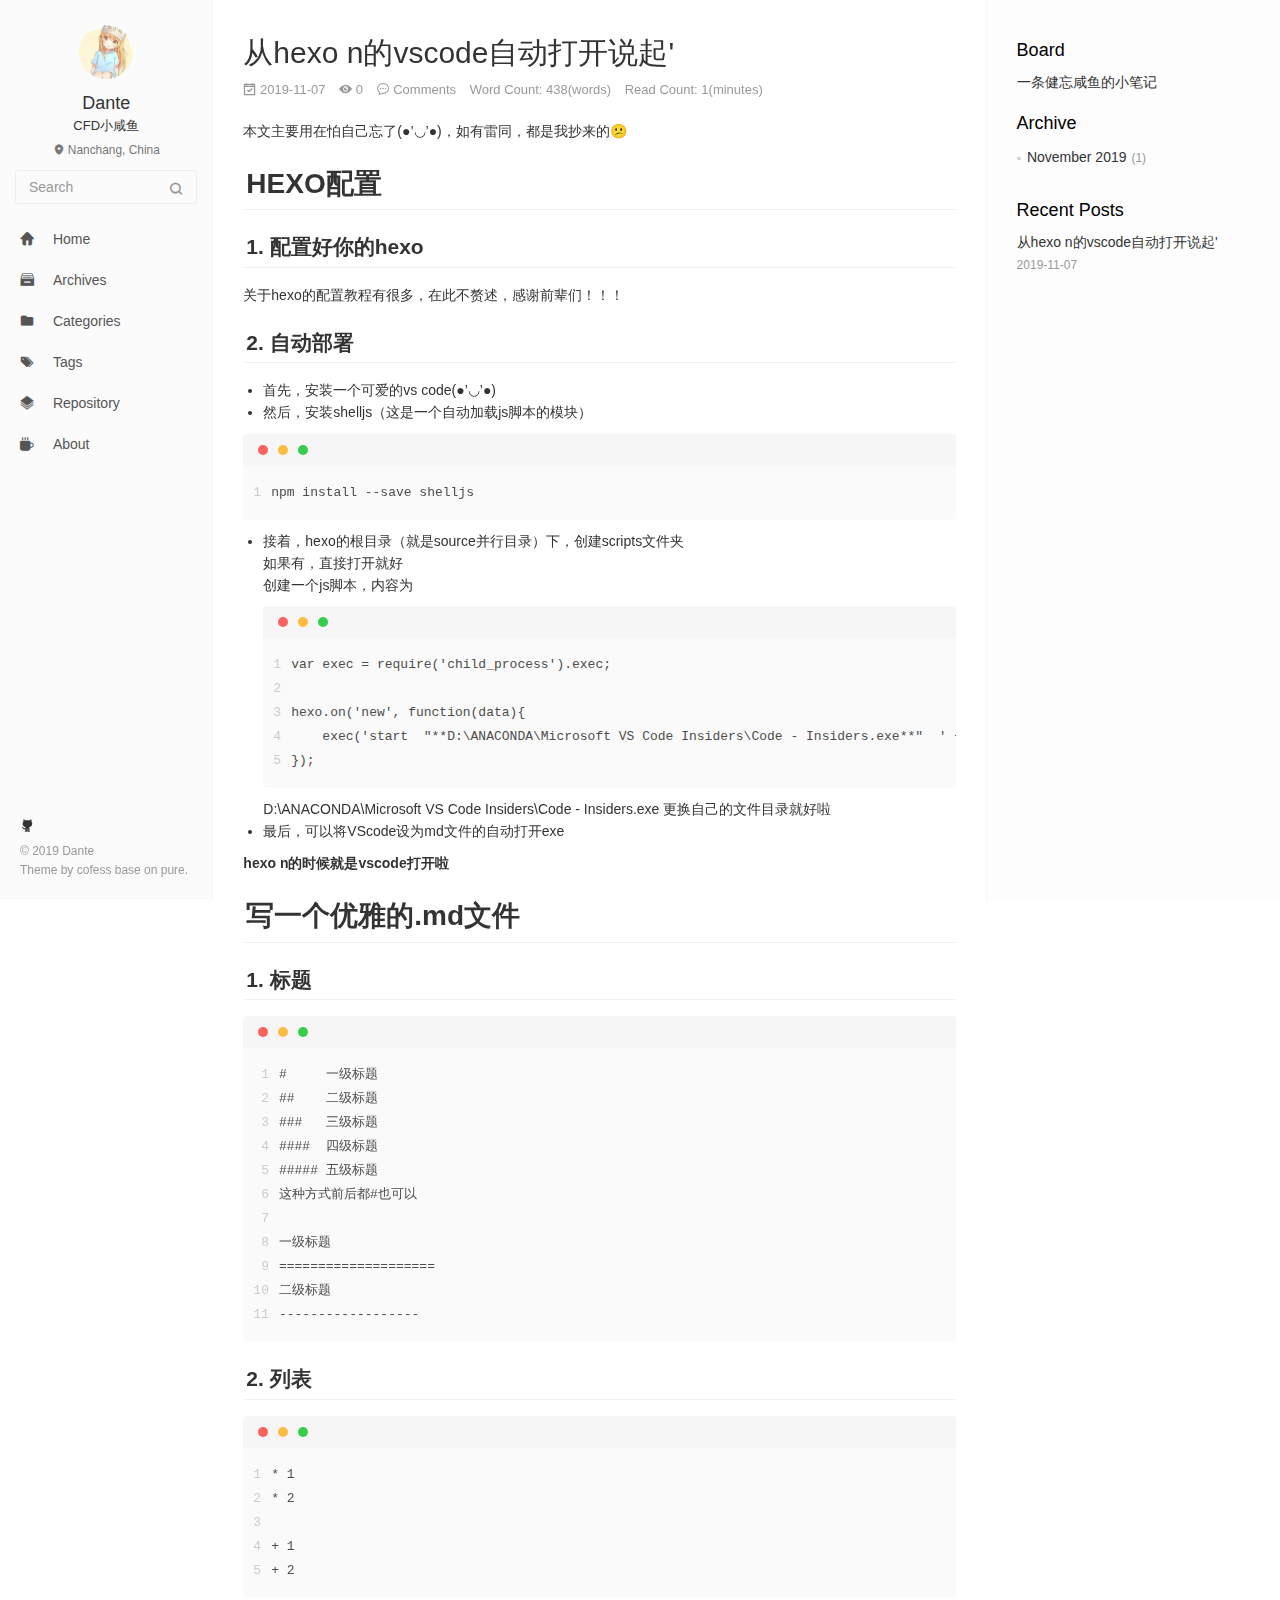
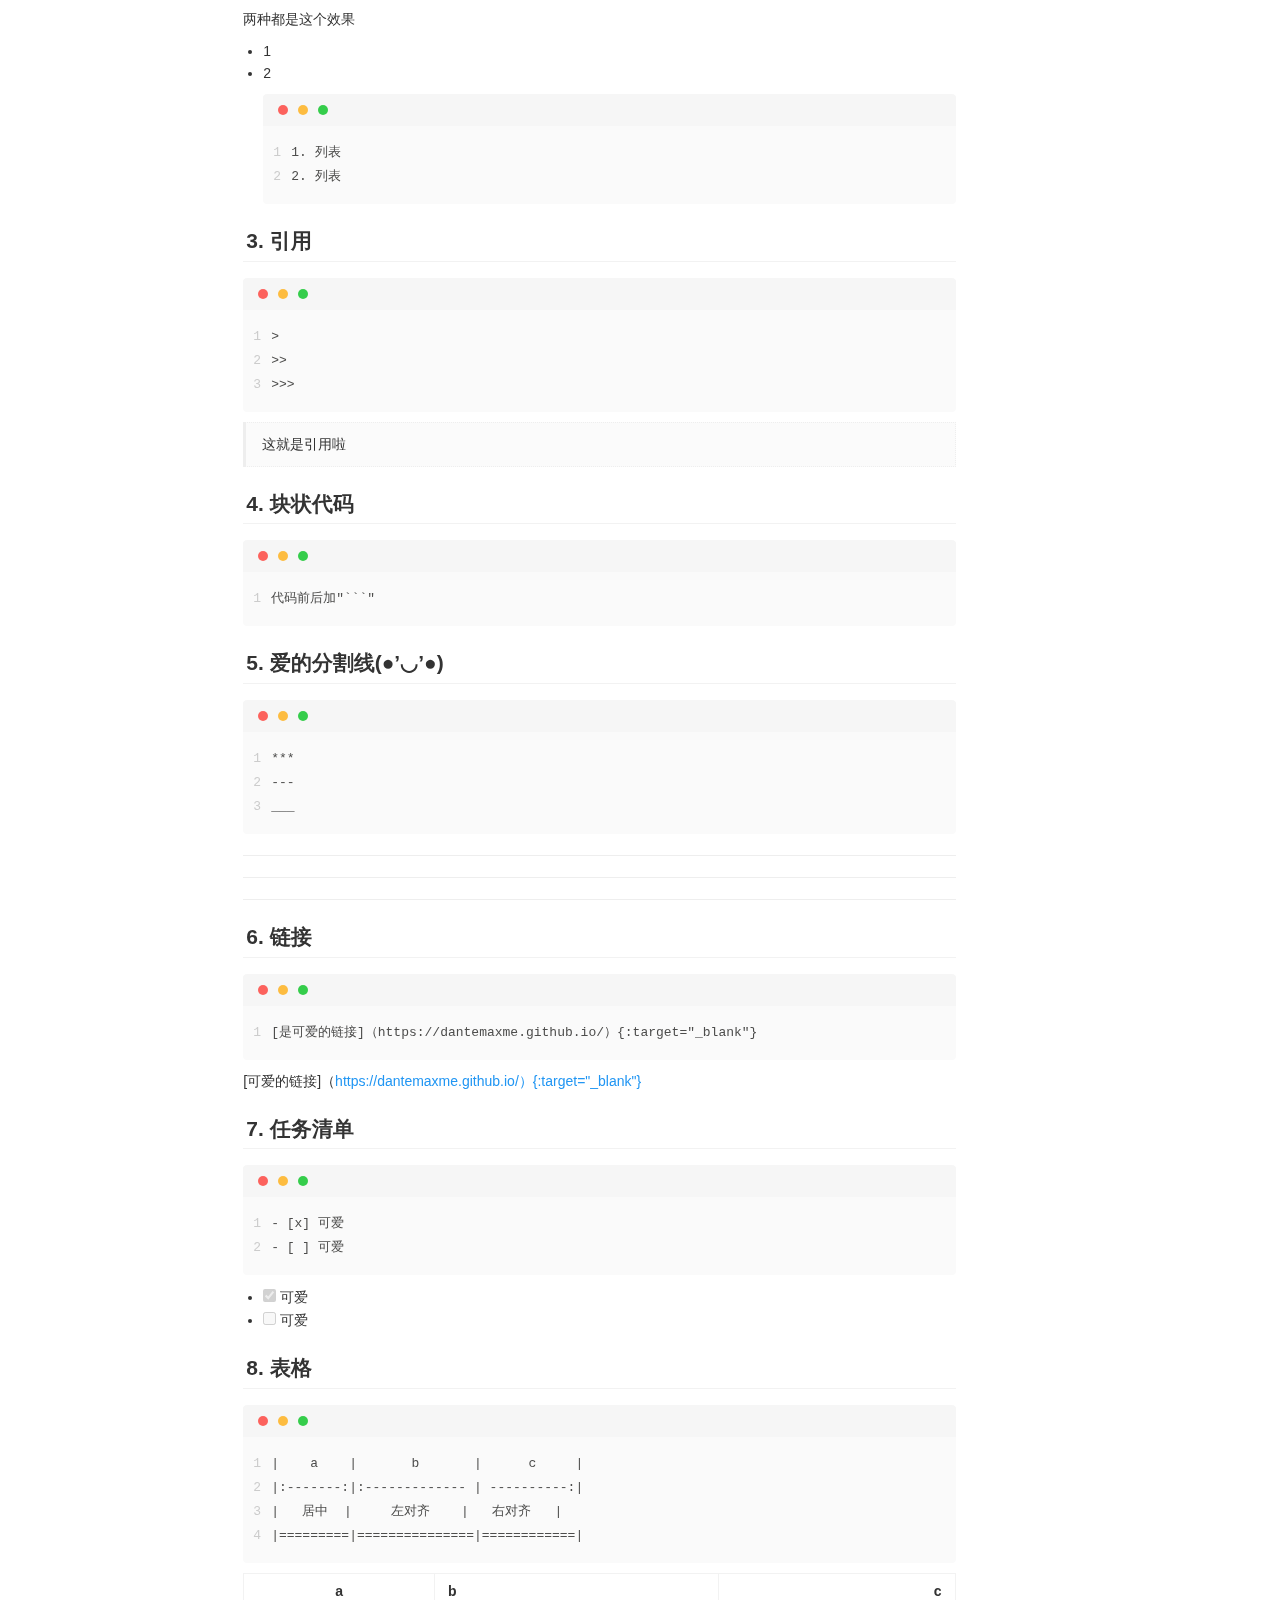
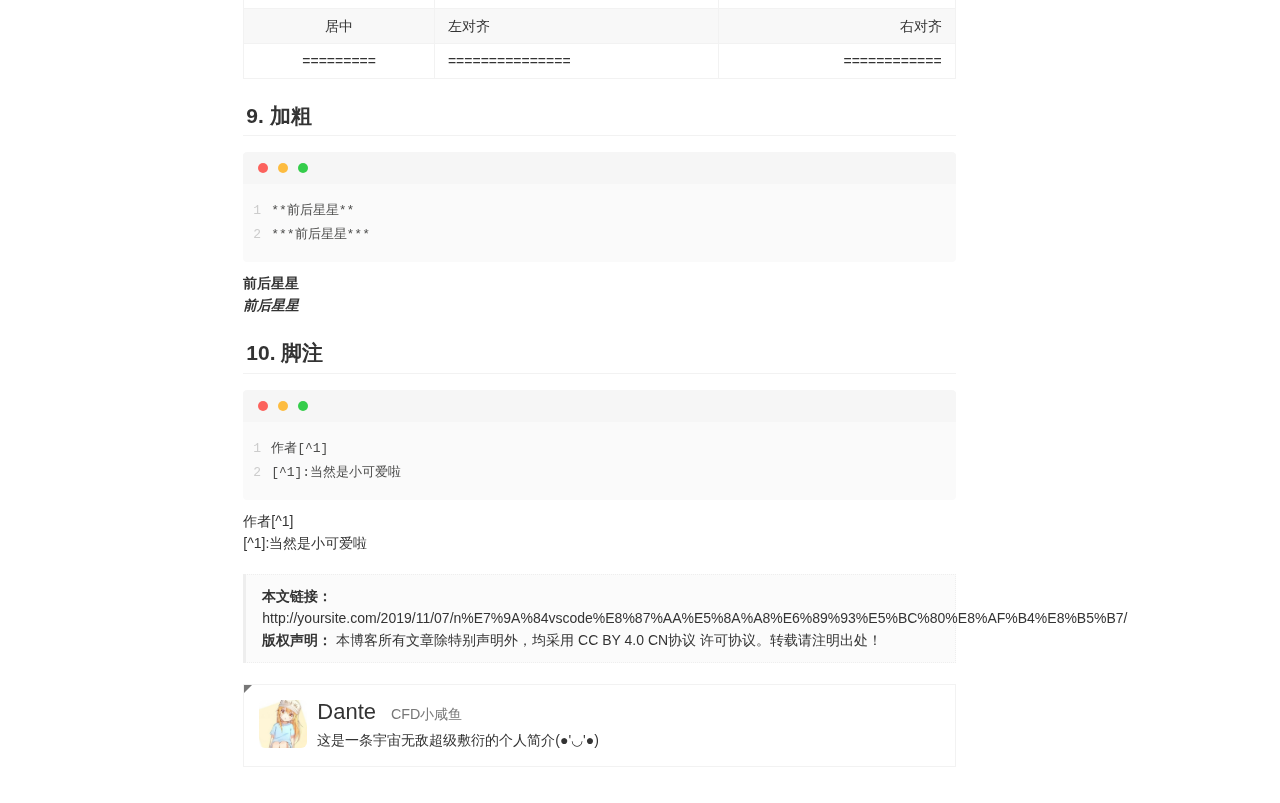
<file: index.html>
<!DOCTYPE html>
<html lang=zh>
<head>
  <meta charset="utf-8">
  
  <meta http-equiv="X-UA-Compatible" content="IE=edge,chrome=1">
  <meta name="viewport" content="width=device-width, initial-scale=1, maximum-scale=1, minimum-scale=1, user-scalable=no, minimal-ui">
  <meta name="renderer" content="webkit">
  <meta http-equiv="Cache-Control" content="no-transform" />
  <meta http-equiv="Cache-Control" content="no-siteapp" />
  <meta name="apple-mobile-web-app-capable" content="yes">
  <meta name="apple-mobile-web-app-status-bar-style" content="black">
  <meta name="format-detection" content="telephone=no,email=no,adress=no">
  <!-- Color theme for statusbar -->
  <meta name="theme-color" content="#000000" />
  <!-- 强制页面在当前窗口以独立页面显示,防止别人在框架里调用页面 -->
  <meta http-equiv="window-target" content="_top" />
  
  
  <title>Hexo</title>
  <meta property="og:type" content="website">
<meta property="og:title" content="Hexo">
<meta property="og:url" content="http:&#x2F;&#x2F;yoursite.com&#x2F;index.html">
<meta property="og:site_name" content="Hexo">
<meta property="og:locale" content="zh">
<meta name="twitter:card" content="summary">
  <!-- Canonical links -->
  <link rel="canonical" href="http://yoursite.com/index.html">
  
    <link rel="alternate" href="/atom.xml" title="Hexo" type="application/atom+xml">
  
  
    <link rel="icon" href="/favicon.png" type="image/x-icon">
  
  <link rel="stylesheet" href="/css/style.css">
  
  
  
  
</head>


<body class="main-center" itemscope itemtype="http://schema.org/WebPage">
  <header class="header" itemscope itemtype="http://schema.org/WPHeader">
  <div class="slimContent">
    <div class="navbar-header">
      
      
      <div class="profile-block text-center">
        <a id="avatar" href="https://github.com/Dantemaxme/Dantemaxme.github.io" target="_blank">
          <img class="img-circle img-rotate" src="/images/avatar.jpg" width="200" height="200">
        </a>
        <h2 id="name" class="hidden-xs hidden-sm">Dante</h2>
        <h3 id="title" class="hidden-xs hidden-sm hidden-md">CFD小咸鱼</h3>
        <small id="location" class="text-muted hidden-xs hidden-sm"><i class="icon icon-map-marker"></i> Nanchang, China</small>
      </div>
      
      <div class="search" id="search-form-wrap">

    <form class="search-form sidebar-form">
        <div class="input-group">
            <input type="text" class="search-form-input form-control" placeholder="Search" />
            <span class="input-group-btn">
                <button type="submit" class="search-form-submit btn btn-flat" onclick="return false;"><i class="icon icon-search"></i></button>
            </span>
        </div>
    </form>
    <div class="ins-search">
  <div class="ins-search-mask"></div>
  <div class="ins-search-container">
    <div class="ins-input-wrapper">
      <input type="text" class="ins-search-input" placeholder="Type something..." x-webkit-speech />
      <button type="button" class="close ins-close ins-selectable" data-dismiss="modal" aria-label="Close"><span aria-hidden="true">×</span></button>
    </div>
    <div class="ins-section-wrapper">
      <div class="ins-section-container"></div>
    </div>
  </div>
</div>


</div>
      <button class="navbar-toggle collapsed" type="button" data-toggle="collapse" data-target="#main-navbar" aria-controls="main-navbar" aria-expanded="false">
        <span class="sr-only">Toggle navigation</span>
        <span class="icon-bar"></span>
        <span class="icon-bar"></span>
        <span class="icon-bar"></span>
      </button>
    </div>
    <nav id="main-navbar" class="collapse navbar-collapse" itemscope itemtype="http://schema.org/SiteNavigationElement" role="navigation">
      <ul class="nav navbar-nav main-nav ">
        
        
        <li class="menu-item menu-item-home">
          <a href="/.">
            
            <i class="icon icon-home-fill"></i>
            
            <span class="menu-title">Home</span>
          </a>
        </li>
        
        
        <li class="menu-item menu-item-archives">
          <a href="/archives">
            
            <i class="icon icon-archives-fill"></i>
            
            <span class="menu-title">Archives</span>
          </a>
        </li>
        
        
        <li class="menu-item menu-item-categories">
          <a href="/categories">
            
            <i class="icon icon-folder"></i>
            
            <span class="menu-title">Categories</span>
          </a>
        </li>
        
        
        <li class="menu-item menu-item-tags">
          <a href="/tags">
            
            <i class="icon icon-tags"></i>
            
            <span class="menu-title">Tags</span>
          </a>
        </li>
        
        
        <li class="menu-item menu-item-repository">
          <a href="/repository">
            
            <i class="icon icon-project"></i>
            
            <span class="menu-title">Repository</span>
          </a>
        </li>
        
        
        <li class="menu-item menu-item-about">
          <a href="/about">
            
            <i class="icon icon-cup-fill"></i>
            
            <span class="menu-title">About</span>
          </a>
        </li>
        
      </ul>
      
	
    <ul class="social-links">
    	
        <li><a href="https://github.com/Dantemaxme/Dantemaxme.github.io" target="_blank" title="Github" data-toggle=tooltip data-placement=top><i class="icon icon-github"></i></a></li>
        
    </ul>

    </nav>
  </div>
</header>

  
    <aside class="sidebar" itemscope itemtype="http://schema.org/WPSideBar">
  <div class="slimContent">
    
      <div class="widget">
    <h3 class="widget-title">Board</h3>
    <div class="widget-body">
        <div id="board">
            <div class="content">
                <p>一条健忘咸鱼的小笔记</p>
            </div>
        </div>
    </div>
</div>

    
      

    
      

    
      
    
      
  <div class="widget">
    <h3 class="widget-title">Archive</h3>
    <div class="widget-body">
      <ul class="archive-list"><li class="archive-list-item"><a class="archive-list-link" href="/archives/2019/11/">November 2019</a><span class="archive-list-count">1</span></li></ul>
    </div>
  </div>


    
      
  <div class="widget">
    <h3 class="widget-title">Recent Posts</h3>
    <div class="widget-body">
      <ul class="recent-post-list list-unstyled no-thumbnail">
        
          <li>
            
            <div class="item-inner">
              <p class="item-category">
                
              </p>
              <p class="item-title">
                <a href="/2019/11/07/n%E7%9A%84vscode%E8%87%AA%E5%8A%A8%E6%89%93%E5%BC%80%E8%AF%B4%E8%B5%B7/" class="title">从hexo n的vscode自动打开说起&#39;</a>
              </p>
              <p class="item-date">
                <time datetime="2019-11-07T13:06:03.000Z" itemprop="datePublished">2019-11-07</time>
              </p>
            </div>
          </li>
          
      </ul>
    </div>
  </div>
  

    
  </div>
</aside>

  
  <main class="main" role="main">
  
  
    <div class="content">
  <article id="hexo-n的vscode自动打开说起" class="article article-type-hexo" itemscope itemtype="http://schema.org/BlogPosting">
    
    <div class="article-header">
      
        
  
    <h1 itemprop="name">
      <a class="article-title" href="/2019/11/07/n%E7%9A%84vscode%E8%87%AA%E5%8A%A8%E6%89%93%E5%BC%80%E8%AF%B4%E8%B5%B7/">从hexo n的vscode自动打开说起&#39;</a>
    </h1>
  

      
      <div class="article-meta">
        <span class="article-date">
    <i class="icon icon-calendar-check"></i>
	<a href="/2019/11/07/n%E7%9A%84vscode%E8%87%AA%E5%8A%A8%E6%89%93%E5%BC%80%E8%AF%B4%E8%B5%B7/" class="article-date">
	  <time datetime="2019-11-07T13:06:03.000Z" itemprop="datePublished">2019-11-07</time>
	</a>
</span>
        
        

        
	<span class="article-read hidden-xs">
	    <i class="icon icon-eye-fill" aria-hidden="true"></i>
	    <span id="busuanzi_container_page_pv">
			<span id="busuanzi_value_page_pv">0</span>
		</span>
	</span>


        <span class="post-comment"><i class="icon icon-comment"></i> <a href="/2019/11/07/n%E7%9A%84vscode%E8%87%AA%E5%8A%A8%E6%89%93%E5%BC%80%E8%AF%B4%E8%B5%B7/#comments" class="article-comment-link">Comments</a></span>
        
	
		<span class="post-wordcount hidden-xs" itemprop="wordCount">Word Count: 438(words)</span>
	
	
		<span class="post-readcount hidden-xs" itemprop="timeRequired">Read Count: 1(minutes)</span>
	

      </div>
    </div>
    <div class="article-entry marked-body" itemprop="articleBody">
      
        <p>本文主要用在怕自己忘了(●’◡’●)，如有雷同，都是我抄来的😕</p>
<h1 id="HEXO配置"><a href="#HEXO配置" class="headerlink" title="HEXO配置"></a>HEXO配置</h1><h2 id="1-配置好你的hexo"><a href="#1-配置好你的hexo" class="headerlink" title="1. 配置好你的hexo"></a>1. 配置好你的hexo</h2><p>关于hexo的配置教程有很多，在此不赘述，感谢前辈们！！！</p>
<h2 id="2-自动部署"><a href="#2-自动部署" class="headerlink" title="2. 自动部署"></a>2. 自动部署</h2><ul>
<li>首先，安装一个可爱的vs code(●’◡’●)</li>
<li>然后，安装shelljs（这是一个自动加载js脚本的模块）</li>
</ul>
<figure class="highlight plain"><table><tr><td class="gutter"><pre><span class="line">1</span><br></pre></td><td class="code"><pre><span class="line">npm install --save shelljs</span><br></pre></td></tr></table></figure>
<ul>
<li>接着，hexo的根目录（就是source并行目录）下，创建scripts文件夹<br>如果有，直接打开就好<br>创建一个js脚本，内容为<figure class="highlight plain"><table><tr><td class="gutter"><pre><span class="line">1</span><br><span class="line">2</span><br><span class="line">3</span><br><span class="line">4</span><br><span class="line">5</span><br></pre></td><td class="code"><pre><span class="line">var exec = require(&apos;child_process&apos;).exec;</span><br><span class="line"> </span><br><span class="line">hexo.on(&apos;new&apos;, function(data)&#123;</span><br><span class="line">    exec(&apos;start  &quot;**D:\ANACONDA\Microsoft VS Code Insiders\Code - Insiders.exe**&quot;  &apos; + [data.path]);</span><br><span class="line">&#125;);</span><br></pre></td></tr></table></figure>
D:\ANACONDA\Microsoft VS Code Insiders\Code - Insiders.exe 更换自己的文件目录就好啦</li>
<li>最后，可以将VScode设为md文件的自动打开exe</li>
</ul>
<p><strong>hexo n的时候就是vscode打开啦</strong></p>
<h1 id="写一个优雅的-md文件"><a href="#写一个优雅的-md文件" class="headerlink" title="写一个优雅的.md文件"></a>写一个优雅的.md文件</h1><h2 id="1-标题"><a href="#1-标题" class="headerlink" title="1. 标题"></a>1. 标题</h2><figure class="highlight plain"><table><tr><td class="gutter"><pre><span class="line">1</span><br><span class="line">2</span><br><span class="line">3</span><br><span class="line">4</span><br><span class="line">5</span><br><span class="line">6</span><br><span class="line">7</span><br><span class="line">8</span><br><span class="line">9</span><br><span class="line">10</span><br><span class="line">11</span><br></pre></td><td class="code"><pre><span class="line">#     一级标题</span><br><span class="line">##    二级标题</span><br><span class="line">###   三级标题</span><br><span class="line">####  四级标题</span><br><span class="line">##### 五级标题</span><br><span class="line">这种方式前后都#也可以</span><br><span class="line"></span><br><span class="line">一级标题</span><br><span class="line">====================</span><br><span class="line">二级标题</span><br><span class="line">------------------</span><br></pre></td></tr></table></figure>

<h2 id="2-列表"><a href="#2-列表" class="headerlink" title="2. 列表"></a>2. 列表</h2><figure class="highlight plain"><table><tr><td class="gutter"><pre><span class="line">1</span><br><span class="line">2</span><br><span class="line">3</span><br><span class="line">4</span><br><span class="line">5</span><br></pre></td><td class="code"><pre><span class="line">* 1</span><br><span class="line">* 2</span><br><span class="line"></span><br><span class="line">+ 1</span><br><span class="line">+ 2</span><br></pre></td></tr></table></figure>
<p>两种都是这个效果</p>
<ul>
<li>1</li>
<li>2<figure class="highlight plain"><table><tr><td class="gutter"><pre><span class="line">1</span><br><span class="line">2</span><br></pre></td><td class="code"><pre><span class="line">1. 列表</span><br><span class="line">2. 列表</span><br></pre></td></tr></table></figure>

</li>
</ul>
<h2 id="3-引用"><a href="#3-引用" class="headerlink" title="3. 引用"></a>3. 引用</h2><figure class="highlight plain"><table><tr><td class="gutter"><pre><span class="line">1</span><br><span class="line">2</span><br><span class="line">3</span><br></pre></td><td class="code"><pre><span class="line">&gt;</span><br><span class="line">&gt;&gt;</span><br><span class="line">&gt;&gt;&gt;</span><br></pre></td></tr></table></figure>
<blockquote>
<p>这就是引用啦</p>
</blockquote>
<h2 id="4-块状代码"><a href="#4-块状代码" class="headerlink" title="4. 块状代码"></a>4. 块状代码</h2><figure class="highlight plain"><table><tr><td class="gutter"><pre><span class="line">1</span><br></pre></td><td class="code"><pre><span class="line">代码前后加&quot;```&quot;</span><br></pre></td></tr></table></figure>

<h2 id="5-爱的分割线-●’◡’●"><a href="#5-爱的分割线-●’◡’●" class="headerlink" title="5. 爱的分割线(●’◡’●)"></a>5. 爱的分割线(●’◡’●)</h2><figure class="highlight plain"><table><tr><td class="gutter"><pre><span class="line">1</span><br><span class="line">2</span><br><span class="line">3</span><br></pre></td><td class="code"><pre><span class="line">***</span><br><span class="line">---</span><br><span class="line">___</span><br></pre></td></tr></table></figure>
<hr>
<hr>
<hr>
<h2 id="6-链接"><a href="#6-链接" class="headerlink" title="6. 链接"></a>6. 链接</h2><figure class="highlight plain"><table><tr><td class="gutter"><pre><span class="line">1</span><br></pre></td><td class="code"><pre><span class="line">[是可爱的链接]（https://dantemaxme.github.io/）&#123;:target=&quot;_blank&quot;&#125;</span><br></pre></td></tr></table></figure>
<p>[可爱的链接]（<a href="https://dantemaxme.github.io/）{:target=&quot;_blank&quot;}">https://dantemaxme.github.io/）{:target=&quot;_blank&quot;}</a>   </p>
<h2 id="7-任务清单"><a href="#7-任务清单" class="headerlink" title="7. 任务清单"></a>7. 任务清单</h2><figure class="highlight plain"><table><tr><td class="gutter"><pre><span class="line">1</span><br><span class="line">2</span><br></pre></td><td class="code"><pre><span class="line">- [x] 可爱</span><br><span class="line">- [ ] 可爱</span><br></pre></td></tr></table></figure>
<ul>
<li><input checked="" disabled="" type="checkbox"> 可爱</li>
<li><input disabled="" type="checkbox"> 可爱</li>
</ul>
<h2 id="8-表格"><a href="#8-表格" class="headerlink" title="8. 表格"></a>8. 表格</h2><figure class="highlight plain"><table><tr><td class="gutter"><pre><span class="line">1</span><br><span class="line">2</span><br><span class="line">3</span><br><span class="line">4</span><br></pre></td><td class="code"><pre><span class="line">|    a    |       b       |      c     |</span><br><span class="line">|:-------:|:------------- | ----------:|</span><br><span class="line">|   居中  |     左对齐    |   右对齐   |</span><br><span class="line">|=========|===============|============|</span><br></pre></td></tr></table></figure>
<table>
<thead>
<tr>
<th align="center">a</th>
<th align="left">b</th>
<th align="right">c</th>
</tr>
</thead>
<tbody><tr>
<td align="center">居中</td>
<td align="left">左对齐</td>
<td align="right">右对齐</td>
</tr>
<tr>
<td align="center">=========</td>
<td align="left">===============</td>
<td align="right">============</td>
</tr>
</tbody></table>
<h2 id="9-加粗"><a href="#9-加粗" class="headerlink" title="9. 加粗"></a>9. 加粗</h2><figure class="highlight plain"><table><tr><td class="gutter"><pre><span class="line">1</span><br><span class="line">2</span><br></pre></td><td class="code"><pre><span class="line">**前后星星**</span><br><span class="line">***前后星星***</span><br></pre></td></tr></table></figure>
<p><strong>前后星星</strong><br><strong><em>前后星星</em></strong></p>
<h2 id="10-脚注"><a href="#10-脚注" class="headerlink" title="10. 脚注"></a>10. 脚注</h2><figure class="highlight plain"><table><tr><td class="gutter"><pre><span class="line">1</span><br><span class="line">2</span><br></pre></td><td class="code"><pre><span class="line">作者[^1]</span><br><span class="line">[^1]:当然是小可爱啦</span><br></pre></td></tr></table></figure>
<p>作者[^1]<br>[^1]:当然是小可爱啦</p>

      
    </div>
    <div class="article-footer">
      <blockquote class="mt-2x">
  <ul class="post-copyright list-unstyled">
    
    <li class="post-copyright-link hidden-xs">
      <strong>本文链接：</strong>
      <a href="http://yoursite.com/2019/11/07/n%E7%9A%84vscode%E8%87%AA%E5%8A%A8%E6%89%93%E5%BC%80%E8%AF%B4%E8%B5%B7/" title="从hexo n的vscode自动打开说起&#39;" target="_blank" rel="external">http://yoursite.com/2019/11/07/n%E7%9A%84vscode%E8%87%AA%E5%8A%A8%E6%89%93%E5%BC%80%E8%AF%B4%E8%B5%B7/</a>
    </li>
    
    <li class="post-copyright-license">
      <strong>版权声明： </strong> 本博客所有文章除特别声明外，均采用 <a href="http://creativecommons.org/licenses/by/4.0/deed.zh" target="_blank" rel="external">CC BY 4.0 CN协议</a> 许可协议。转载请注明出处！
    </li>
  </ul>
</blockquote>


<div class="panel panel-default panel-badger">
  <div class="panel-body">
    <figure class="media">
      <div class="media-left">
        <a href="https://github.com/Dantemaxme/Dantemaxme.github.io" target="_blank" class="img-burn thumb-sm visible-lg">
          <img src="/images/avatar.jpg" class="img-rounded w-full" alt="">
        </a>
      </div>
      <div class="media-body">
        <h3 class="media-heading"><a href="https://github.com/Dantemaxme/Dantemaxme.github.io" target="_blank"><span class="text-dark">Dante</span><small class="ml-1x">CFD小咸鱼</small></a></h3>
        <div>这是一条宇宙无敌超级敷衍的个人简介(●&#39;◡&#39;●)</div>
      </div>
    </figure>
  </div>
</div>


    </div>
  </article>
  
</div>

  

   
</main>

  <footer class="footer" itemscope itemtype="http://schema.org/WPFooter">
	
	
    <ul class="social-links">
    	
        <li><a href="https://github.com/Dantemaxme/Dantemaxme.github.io" target="_blank" title="Github" data-toggle=tooltip data-placement=top><i class="icon icon-github"></i></a></li>
        
    </ul>

    <div class="copyright">
    	
        &copy; 2019 Dante
        
        <div class="publishby">
        	Theme by <a href="https://github.com/cofess" target="_blank"> cofess </a>base on <a href="https://github.com/cofess/hexo-theme-pure" target="_blank">pure</a>.
        </div>
    </div>
</footer>
  <script src="//cdn.jsdelivr.net/npm/jquery@1.12.4/dist/jquery.min.js"></script>
<script>
window.jQuery || document.write('<script src="js/jquery.min.js"><\/script>')
</script>
<script src="/js/plugin.min.js"></script>
<script src="/js/application.js"></script>

    <script>
(function (window) {
    var INSIGHT_CONFIG = {
        TRANSLATION: {
            POSTS: 'Posts',
            PAGES: 'Pages',
            CATEGORIES: 'Categories',
            TAGS: 'Tags',
            UNTITLED: '(Untitled)',
        },
        ROOT_URL: '/',
        CONTENT_URL: '/content.json',
    };
    window.INSIGHT_CONFIG = INSIGHT_CONFIG;
})(window);
</script>
<script src="/js/insight.js"></script>





   
<script async src="//busuanzi.ibruce.info/busuanzi/2.3/busuanzi.pure.mini.js"></script>










</body>
</html>
</file>
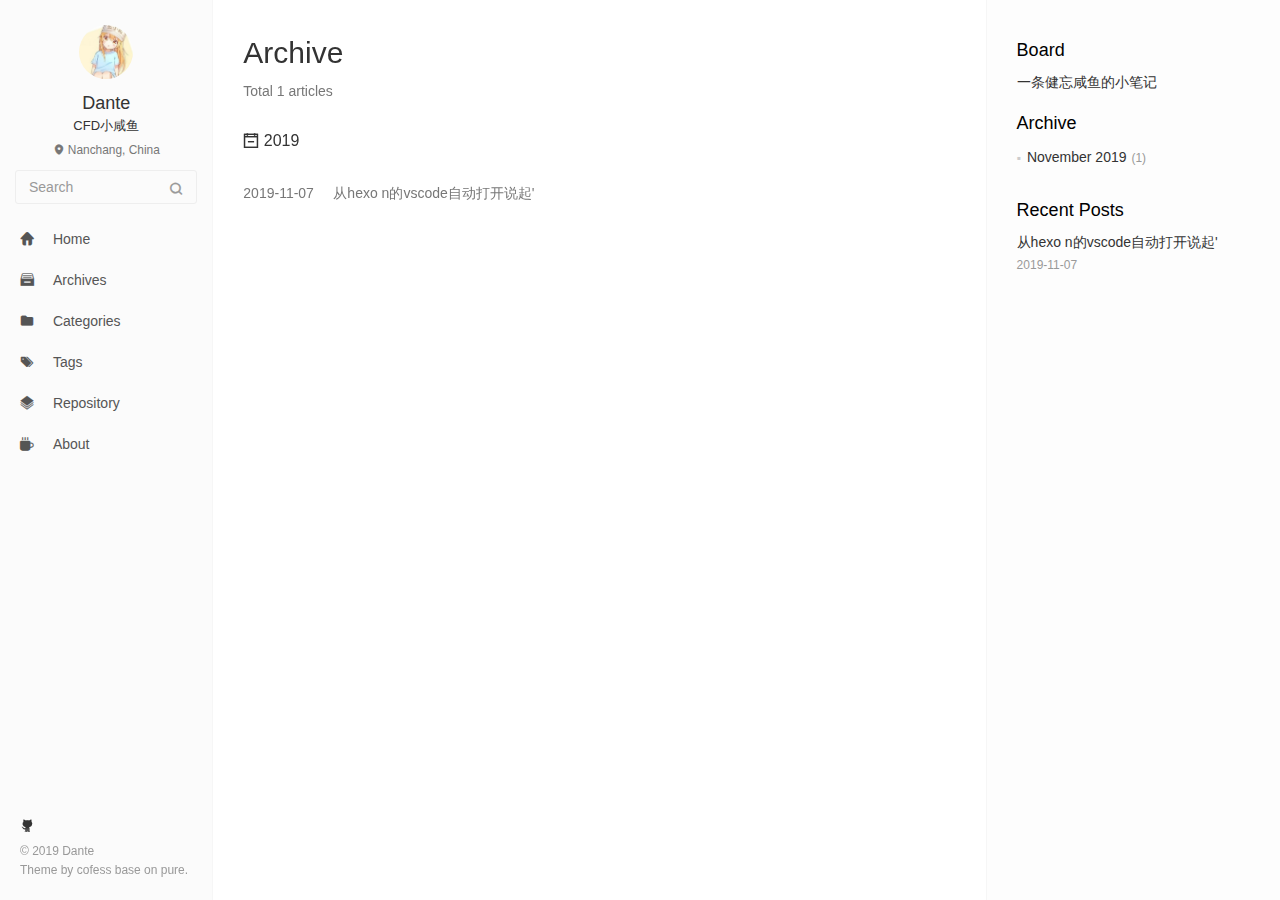
<file: archives/index.html>
<!DOCTYPE html>
<html lang=zh>
<head>
  <meta charset="utf-8">
  
  <meta http-equiv="X-UA-Compatible" content="IE=edge,chrome=1">
  <meta name="viewport" content="width=device-width, initial-scale=1, maximum-scale=1, minimum-scale=1, user-scalable=no, minimal-ui">
  <meta name="renderer" content="webkit">
  <meta http-equiv="Cache-Control" content="no-transform" />
  <meta http-equiv="Cache-Control" content="no-siteapp" />
  <meta name="apple-mobile-web-app-capable" content="yes">
  <meta name="apple-mobile-web-app-status-bar-style" content="black">
  <meta name="format-detection" content="telephone=no,email=no,adress=no">
  <!-- Color theme for statusbar -->
  <meta name="theme-color" content="#000000" />
  <!-- 强制页面在当前窗口以独立页面显示,防止别人在框架里调用页面 -->
  <meta http-equiv="window-target" content="_top" />
  
  
  <title>Archive | Hexo</title>
  <meta property="og:type" content="website">
<meta property="og:title" content="Hexo">
<meta property="og:url" content="http:&#x2F;&#x2F;yoursite.com&#x2F;archives&#x2F;index.html">
<meta property="og:site_name" content="Hexo">
<meta property="og:locale" content="zh">
<meta name="twitter:card" content="summary">
  <!-- Canonical links -->
  <link rel="canonical" href="http://yoursite.com/archives/index.html">
  
    <link rel="alternate" href="/atom.xml" title="Hexo" type="application/atom+xml">
  
  
    <link rel="icon" href="/favicon.png" type="image/x-icon">
  
  <link rel="stylesheet" href="/css/style.css">
  
  
  
  
</head>


<body class="main-center" itemscope itemtype="http://schema.org/WebPage">
  <header class="header" itemscope itemtype="http://schema.org/WPHeader">
  <div class="slimContent">
    <div class="navbar-header">
      
      
      <div class="profile-block text-center">
        <a id="avatar" href="https://github.com/Dantemaxme/Dantemaxme.github.io" target="_blank">
          <img class="img-circle img-rotate" src="/images/avatar.jpg" width="200" height="200">
        </a>
        <h2 id="name" class="hidden-xs hidden-sm">Dante</h2>
        <h3 id="title" class="hidden-xs hidden-sm hidden-md">CFD小咸鱼</h3>
        <small id="location" class="text-muted hidden-xs hidden-sm"><i class="icon icon-map-marker"></i> Nanchang, China</small>
      </div>
      
      <div class="search" id="search-form-wrap">

    <form class="search-form sidebar-form">
        <div class="input-group">
            <input type="text" class="search-form-input form-control" placeholder="Search" />
            <span class="input-group-btn">
                <button type="submit" class="search-form-submit btn btn-flat" onclick="return false;"><i class="icon icon-search"></i></button>
            </span>
        </div>
    </form>
    <div class="ins-search">
  <div class="ins-search-mask"></div>
  <div class="ins-search-container">
    <div class="ins-input-wrapper">
      <input type="text" class="ins-search-input" placeholder="Type something..." x-webkit-speech />
      <button type="button" class="close ins-close ins-selectable" data-dismiss="modal" aria-label="Close"><span aria-hidden="true">×</span></button>
    </div>
    <div class="ins-section-wrapper">
      <div class="ins-section-container"></div>
    </div>
  </div>
</div>


</div>
      <button class="navbar-toggle collapsed" type="button" data-toggle="collapse" data-target="#main-navbar" aria-controls="main-navbar" aria-expanded="false">
        <span class="sr-only">Toggle navigation</span>
        <span class="icon-bar"></span>
        <span class="icon-bar"></span>
        <span class="icon-bar"></span>
      </button>
    </div>
    <nav id="main-navbar" class="collapse navbar-collapse" itemscope itemtype="http://schema.org/SiteNavigationElement" role="navigation">
      <ul class="nav navbar-nav main-nav ">
        
        
        <li class="menu-item menu-item-home">
          <a href="/.">
            
            <i class="icon icon-home-fill"></i>
            
            <span class="menu-title">Home</span>
          </a>
        </li>
        
        
        <li class="menu-item menu-item-archives">
          <a href="/archives">
            
            <i class="icon icon-archives-fill"></i>
            
            <span class="menu-title">Archives</span>
          </a>
        </li>
        
        
        <li class="menu-item menu-item-categories">
          <a href="/categories">
            
            <i class="icon icon-folder"></i>
            
            <span class="menu-title">Categories</span>
          </a>
        </li>
        
        
        <li class="menu-item menu-item-tags">
          <a href="/tags">
            
            <i class="icon icon-tags"></i>
            
            <span class="menu-title">Tags</span>
          </a>
        </li>
        
        
        <li class="menu-item menu-item-repository">
          <a href="/repository">
            
            <i class="icon icon-project"></i>
            
            <span class="menu-title">Repository</span>
          </a>
        </li>
        
        
        <li class="menu-item menu-item-about">
          <a href="/about">
            
            <i class="icon icon-cup-fill"></i>
            
            <span class="menu-title">About</span>
          </a>
        </li>
        
      </ul>
      
	
    <ul class="social-links">
    	
        <li><a href="https://github.com/Dantemaxme/Dantemaxme.github.io" target="_blank" title="Github" data-toggle=tooltip data-placement=top><i class="icon icon-github"></i></a></li>
        
    </ul>

    </nav>
  </div>
</header>

  
    <aside class="sidebar" itemscope itemtype="http://schema.org/WPSideBar">
  <div class="slimContent">
    
      <div class="widget">
    <h3 class="widget-title">Board</h3>
    <div class="widget-body">
        <div id="board">
            <div class="content">
                <p>一条健忘咸鱼的小笔记</p>
            </div>
        </div>
    </div>
</div>

    
      

    
      

    
      
    
      
  <div class="widget">
    <h3 class="widget-title">Archive</h3>
    <div class="widget-body">
      <ul class="archive-list"><li class="archive-list-item"><a class="archive-list-link" href="/archives/2019/11/">November 2019</a><span class="archive-list-count">1</span></li></ul>
    </div>
  </div>


    
      
  <div class="widget">
    <h3 class="widget-title">Recent Posts</h3>
    <div class="widget-body">
      <ul class="recent-post-list list-unstyled no-thumbnail">
        
          <li>
            
            <div class="item-inner">
              <p class="item-category">
                
              </p>
              <p class="item-title">
                <a href="/2019/11/07/n%E7%9A%84vscode%E8%87%AA%E5%8A%A8%E6%89%93%E5%BC%80%E8%AF%B4%E8%B5%B7/" class="title">从hexo n的vscode自动打开说起&#39;</a>
              </p>
              <p class="item-date">
                <time datetime="2019-11-07T13:06:03.000Z" itemprop="datePublished">2019-11-07</time>
              </p>
            </div>
          </li>
          
      </ul>
    </div>
  </div>
  

    
  </div>
</aside>

  
  
<main class="main" role="main">
  	<article class="content article article-archives article-type-list" itemscope="">
	    <header class="article-header">
	      <h1 itemprop="title">Archive</h1>
	      <p class="text-muted">Total 1 articles</p>
	    </header>
	    <div class="article-body">
	      
  
  
    
    
      
      
      <section class="panel panel-default b-no">
        <div class="panel-heading" role="tab">
          <h3 class="panel-title">
            <a data-toggle="collapse" href="#collapse2019" aria-expanded="true">
              <i class="icon icon-calendar-plus text-active"></i><i class="icon icon-calendar-minus text"></i>
              2019
            </a>
            <!-- <a href="/archives/2019" class="archive-year">2019</a> -->
          </h3>
        </div>
        <div id="collapse2019" class="panel-collapse collapse in" role="tabpanel" aria-labelledby="heading2019">
        <div class="panel-body">
          <div class="collection">
    
    
<a href="/2019/11/07/n%E7%9A%84vscode%E8%87%AA%E5%8A%A8%E6%89%93%E5%BC%80%E8%AF%B4%E8%B5%B7/" class="collection-item" target="_blank" itemprop="url">
  <time datetime="2019-11-07T13:06:03.000Z" itemprop="datePublished">2019-11-07</time>
  <span>&nbsp;&nbsp;&nbsp;</span> 从hexo n的vscode自动打开说起&#39;
</a>


  
  
    </div></div></div></section>
  

	    </div>
  	</article>
  	 	
</main>

  <footer class="footer" itemscope itemtype="http://schema.org/WPFooter">
	
	
    <ul class="social-links">
    	
        <li><a href="https://github.com/Dantemaxme/Dantemaxme.github.io" target="_blank" title="Github" data-toggle=tooltip data-placement=top><i class="icon icon-github"></i></a></li>
        
    </ul>

    <div class="copyright">
    	
        &copy; 2019 Dante
        
        <div class="publishby">
        	Theme by <a href="https://github.com/cofess" target="_blank"> cofess </a>base on <a href="https://github.com/cofess/hexo-theme-pure" target="_blank">pure</a>.
        </div>
    </div>
</footer>
  <script src="//cdn.jsdelivr.net/npm/jquery@1.12.4/dist/jquery.min.js"></script>
<script>
window.jQuery || document.write('<script src="js/jquery.min.js"><\/script>')
</script>
<script src="/js/plugin.min.js"></script>
<script src="/js/application.js"></script>

    <script>
(function (window) {
    var INSIGHT_CONFIG = {
        TRANSLATION: {
            POSTS: 'Posts',
            PAGES: 'Pages',
            CATEGORIES: 'Categories',
            TAGS: 'Tags',
            UNTITLED: '(Untitled)',
        },
        ROOT_URL: '/',
        CONTENT_URL: '/content.json',
    };
    window.INSIGHT_CONFIG = INSIGHT_CONFIG;
})(window);
</script>
<script src="/js/insight.js"></script>











</body>
</html>
</file>
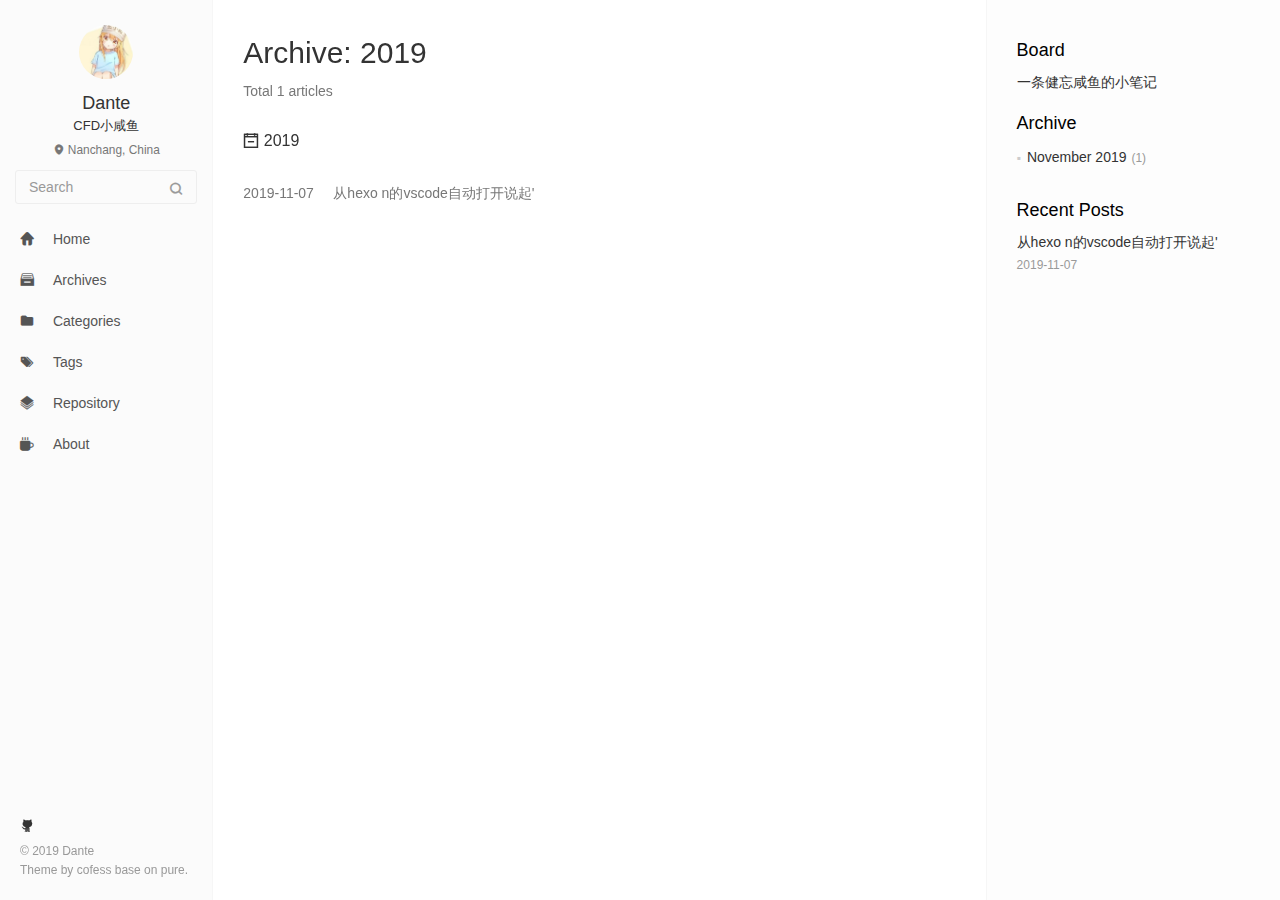
<file: archives/2019/index.html>
<!DOCTYPE html>
<html lang=zh>
<head>
  <meta charset="utf-8">
  
  <meta http-equiv="X-UA-Compatible" content="IE=edge,chrome=1">
  <meta name="viewport" content="width=device-width, initial-scale=1, maximum-scale=1, minimum-scale=1, user-scalable=no, minimal-ui">
  <meta name="renderer" content="webkit">
  <meta http-equiv="Cache-Control" content="no-transform" />
  <meta http-equiv="Cache-Control" content="no-siteapp" />
  <meta name="apple-mobile-web-app-capable" content="yes">
  <meta name="apple-mobile-web-app-status-bar-style" content="black">
  <meta name="format-detection" content="telephone=no,email=no,adress=no">
  <!-- Color theme for statusbar -->
  <meta name="theme-color" content="#000000" />
  <!-- 强制页面在当前窗口以独立页面显示,防止别人在框架里调用页面 -->
  <meta http-equiv="window-target" content="_top" />
  
  
  <title>Archive: 2019 | Hexo</title>
  <meta property="og:type" content="website">
<meta property="og:title" content="Hexo">
<meta property="og:url" content="http:&#x2F;&#x2F;yoursite.com&#x2F;archives&#x2F;2019&#x2F;index.html">
<meta property="og:site_name" content="Hexo">
<meta property="og:locale" content="zh">
<meta name="twitter:card" content="summary">
  <!-- Canonical links -->
  <link rel="canonical" href="http://yoursite.com/archives/2019/index.html">
  
    <link rel="alternate" href="/atom.xml" title="Hexo" type="application/atom+xml">
  
  
    <link rel="icon" href="/favicon.png" type="image/x-icon">
  
  <link rel="stylesheet" href="/css/style.css">
  
  
  
  
</head>


<body class="main-center" itemscope itemtype="http://schema.org/WebPage">
  <header class="header" itemscope itemtype="http://schema.org/WPHeader">
  <div class="slimContent">
    <div class="navbar-header">
      
      
      <div class="profile-block text-center">
        <a id="avatar" href="https://github.com/Dantemaxme/Dantemaxme.github.io" target="_blank">
          <img class="img-circle img-rotate" src="/images/avatar.jpg" width="200" height="200">
        </a>
        <h2 id="name" class="hidden-xs hidden-sm">Dante</h2>
        <h3 id="title" class="hidden-xs hidden-sm hidden-md">CFD小咸鱼</h3>
        <small id="location" class="text-muted hidden-xs hidden-sm"><i class="icon icon-map-marker"></i> Nanchang, China</small>
      </div>
      
      <div class="search" id="search-form-wrap">

    <form class="search-form sidebar-form">
        <div class="input-group">
            <input type="text" class="search-form-input form-control" placeholder="Search" />
            <span class="input-group-btn">
                <button type="submit" class="search-form-submit btn btn-flat" onclick="return false;"><i class="icon icon-search"></i></button>
            </span>
        </div>
    </form>
    <div class="ins-search">
  <div class="ins-search-mask"></div>
  <div class="ins-search-container">
    <div class="ins-input-wrapper">
      <input type="text" class="ins-search-input" placeholder="Type something..." x-webkit-speech />
      <button type="button" class="close ins-close ins-selectable" data-dismiss="modal" aria-label="Close"><span aria-hidden="true">×</span></button>
    </div>
    <div class="ins-section-wrapper">
      <div class="ins-section-container"></div>
    </div>
  </div>
</div>


</div>
      <button class="navbar-toggle collapsed" type="button" data-toggle="collapse" data-target="#main-navbar" aria-controls="main-navbar" aria-expanded="false">
        <span class="sr-only">Toggle navigation</span>
        <span class="icon-bar"></span>
        <span class="icon-bar"></span>
        <span class="icon-bar"></span>
      </button>
    </div>
    <nav id="main-navbar" class="collapse navbar-collapse" itemscope itemtype="http://schema.org/SiteNavigationElement" role="navigation">
      <ul class="nav navbar-nav main-nav ">
        
        
        <li class="menu-item menu-item-home">
          <a href="/.">
            
            <i class="icon icon-home-fill"></i>
            
            <span class="menu-title">Home</span>
          </a>
        </li>
        
        
        <li class="menu-item menu-item-archives">
          <a href="/archives">
            
            <i class="icon icon-archives-fill"></i>
            
            <span class="menu-title">Archives</span>
          </a>
        </li>
        
        
        <li class="menu-item menu-item-categories">
          <a href="/categories">
            
            <i class="icon icon-folder"></i>
            
            <span class="menu-title">Categories</span>
          </a>
        </li>
        
        
        <li class="menu-item menu-item-tags">
          <a href="/tags">
            
            <i class="icon icon-tags"></i>
            
            <span class="menu-title">Tags</span>
          </a>
        </li>
        
        
        <li class="menu-item menu-item-repository">
          <a href="/repository">
            
            <i class="icon icon-project"></i>
            
            <span class="menu-title">Repository</span>
          </a>
        </li>
        
        
        <li class="menu-item menu-item-about">
          <a href="/about">
            
            <i class="icon icon-cup-fill"></i>
            
            <span class="menu-title">About</span>
          </a>
        </li>
        
      </ul>
      
	
    <ul class="social-links">
    	
        <li><a href="https://github.com/Dantemaxme/Dantemaxme.github.io" target="_blank" title="Github" data-toggle=tooltip data-placement=top><i class="icon icon-github"></i></a></li>
        
    </ul>

    </nav>
  </div>
</header>

  
    <aside class="sidebar" itemscope itemtype="http://schema.org/WPSideBar">
  <div class="slimContent">
    
      <div class="widget">
    <h3 class="widget-title">Board</h3>
    <div class="widget-body">
        <div id="board">
            <div class="content">
                <p>一条健忘咸鱼的小笔记</p>
            </div>
        </div>
    </div>
</div>

    
      

    
      

    
      
    
      
  <div class="widget">
    <h3 class="widget-title">Archive</h3>
    <div class="widget-body">
      <ul class="archive-list"><li class="archive-list-item"><a class="archive-list-link" href="/archives/2019/11/">November 2019</a><span class="archive-list-count">1</span></li></ul>
    </div>
  </div>


    
      
  <div class="widget">
    <h3 class="widget-title">Recent Posts</h3>
    <div class="widget-body">
      <ul class="recent-post-list list-unstyled no-thumbnail">
        
          <li>
            
            <div class="item-inner">
              <p class="item-category">
                
              </p>
              <p class="item-title">
                <a href="/2019/11/07/n%E7%9A%84vscode%E8%87%AA%E5%8A%A8%E6%89%93%E5%BC%80%E8%AF%B4%E8%B5%B7/" class="title">从hexo n的vscode自动打开说起&#39;</a>
              </p>
              <p class="item-date">
                <time datetime="2019-11-07T13:06:03.000Z" itemprop="datePublished">2019-11-07</time>
              </p>
            </div>
          </li>
          
      </ul>
    </div>
  </div>
  

    
  </div>
</aside>

  
  
<main class="main" role="main">
  	<article class="content article article-archives article-type-list" itemscope="">
	    <header class="article-header">
	      <h1 itemprop="title">Archive: 2019</h1>
	      <p class="text-muted">Total 1 articles</p>
	    </header>
	    <div class="article-body">
	      
  
  
    
    
      
      
      <section class="panel panel-default b-no">
        <div class="panel-heading" role="tab">
          <h3 class="panel-title">
            <a data-toggle="collapse" href="#collapse2019" aria-expanded="true">
              <i class="icon icon-calendar-plus text-active"></i><i class="icon icon-calendar-minus text"></i>
              2019
            </a>
            <!-- <a href="/archives/2019" class="archive-year">2019</a> -->
          </h3>
        </div>
        <div id="collapse2019" class="panel-collapse collapse in" role="tabpanel" aria-labelledby="heading2019">
        <div class="panel-body">
          <div class="collection">
    
    
<a href="/2019/11/07/n%E7%9A%84vscode%E8%87%AA%E5%8A%A8%E6%89%93%E5%BC%80%E8%AF%B4%E8%B5%B7/" class="collection-item" target="_blank" itemprop="url">
  <time datetime="2019-11-07T13:06:03.000Z" itemprop="datePublished">2019-11-07</time>
  <span>&nbsp;&nbsp;&nbsp;</span> 从hexo n的vscode自动打开说起&#39;
</a>


  
  
    </div></div></div></section>
  

	    </div>
  	</article>
  	 	
</main>

  <footer class="footer" itemscope itemtype="http://schema.org/WPFooter">
	
	
    <ul class="social-links">
    	
        <li><a href="https://github.com/Dantemaxme/Dantemaxme.github.io" target="_blank" title="Github" data-toggle=tooltip data-placement=top><i class="icon icon-github"></i></a></li>
        
    </ul>

    <div class="copyright">
    	
        &copy; 2019 Dante
        
        <div class="publishby">
        	Theme by <a href="https://github.com/cofess" target="_blank"> cofess </a>base on <a href="https://github.com/cofess/hexo-theme-pure" target="_blank">pure</a>.
        </div>
    </div>
</footer>
  <script src="//cdn.jsdelivr.net/npm/jquery@1.12.4/dist/jquery.min.js"></script>
<script>
window.jQuery || document.write('<script src="js/jquery.min.js"><\/script>')
</script>
<script src="/js/plugin.min.js"></script>
<script src="/js/application.js"></script>

    <script>
(function (window) {
    var INSIGHT_CONFIG = {
        TRANSLATION: {
            POSTS: 'Posts',
            PAGES: 'Pages',
            CATEGORIES: 'Categories',
            TAGS: 'Tags',
            UNTITLED: '(Untitled)',
        },
        ROOT_URL: '/',
        CONTENT_URL: '/content.json',
    };
    window.INSIGHT_CONFIG = INSIGHT_CONFIG;
})(window);
</script>
<script src="/js/insight.js"></script>











</body>
</html>
</file>
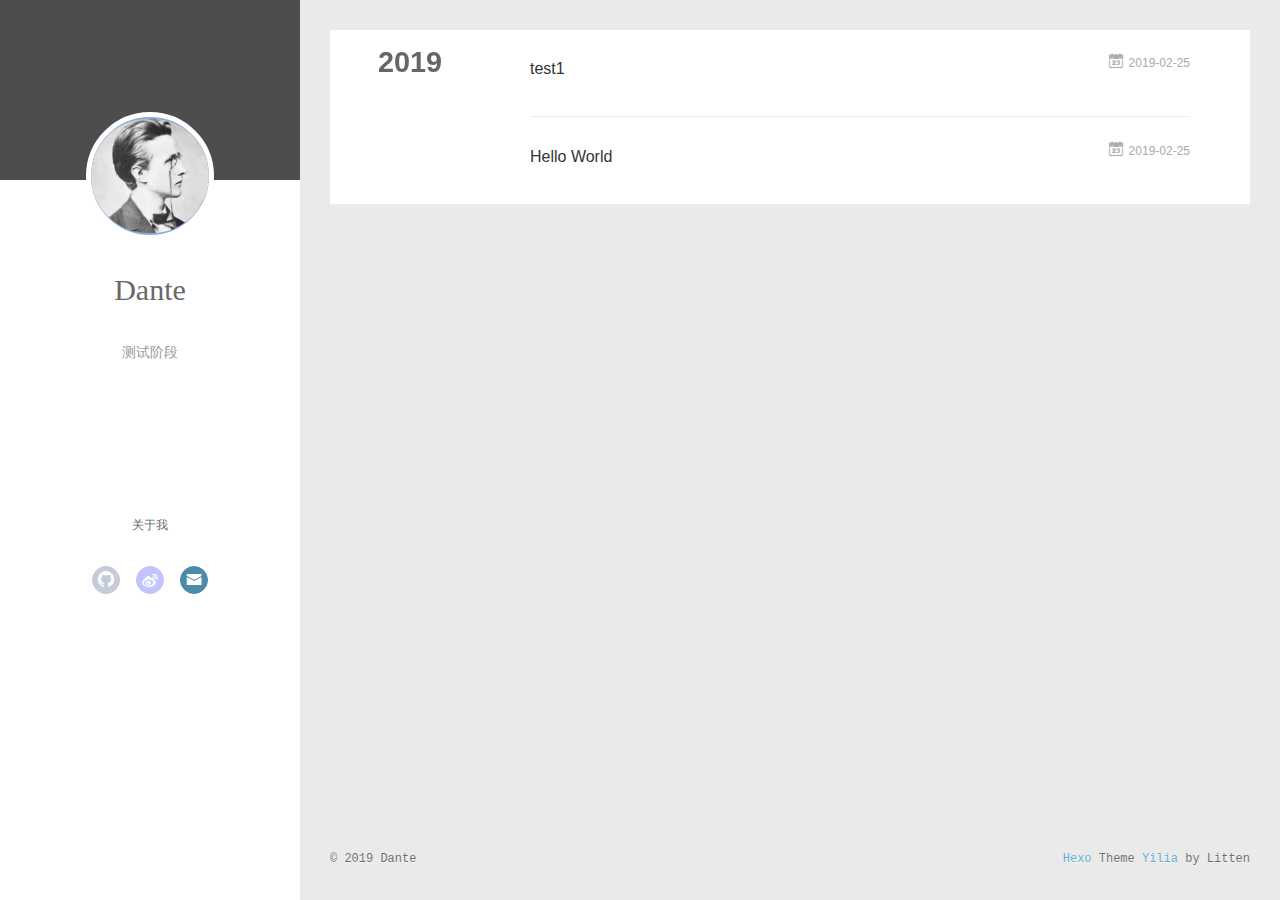
<file: archives/2019/02/index.html>
<!DOCTYPE html>
<html>
<head><meta name="generator" content="Hexo 3.8.0">
  <meta charset="utf-8">
  
  <meta name="renderer" content="webkit">
  <meta http-equiv="X-UA-Compatible" content="IE=edge">
  <link rel="dns-prefetch" href="http://yoursite.com">
  <title>Archives: 2019/2 | DANTE&#39;S BLOG</title>
  <meta name="viewport" content="width=device-width, initial-scale=1, maximum-scale=1">
  <meta property="og:type" content="website">
<meta property="og:title" content="DANTE&#39;S BLOG">
<meta property="og:url" content="http://yoursite.com/archives/2019/02/index.html">
<meta property="og:site_name" content="DANTE&#39;S BLOG">
<meta property="og:locale" content="zh-Hans">
<meta name="twitter:card" content="summary">
<meta name="twitter:title" content="DANTE&#39;S BLOG">
  
    <link rel="alternative" href="/atom.xml" title="DANTE&#39;S BLOG" type="application/atom+xml">
  
  
    <link rel="icon" href="/favicon.png">
  
  <link rel="stylesheet" type="text/css" href="/./main.0cf68a.css">
  <style type="text/css">
  
    #container.show {
      background: linear-gradient(200deg,#a0cfe4,#e8c37e);
    }
  </style>
  

  

</head>
</html>
<body>
  <div id="container" q-class="show:isCtnShow">
    <canvas id="anm-canvas" class="anm-canvas"></canvas>
    <div class="left-col" q-class="show:isShow">
      
<div class="overlay" style="background: #4d4d4d"></div>
<div class="intrude-less">
	<header id="header" class="inner">
		<a href="/" class="profilepic">
			<img src="/img/pulangke.jpg" class="js-avatar">
		</a>
		<hgroup>
		  <h1 class="header-author"><a href="/">Dante</a></h1>
		</hgroup>
		
		<p class="header-subtitle">测试阶段</p>
		

		<nav class="header-menu">
			<ul>
			
			</ul>
		</nav>
		<nav class="header-smart-menu">
    		
    			
    			<a q-on="click: openSlider(e, 'aboutme')" href="javascript:void(0)">关于我</a>
    			
            
		</nav>
		<nav class="header-nav">
			<div class="social">
				
					<a class="github" target="_blank" href="https://github.com/Dantemaxme" title="github"><i class="icon-github"></i></a>
		        
					<a class="weibo" target="_blank" href="https://weibo.com/u/2690014177" title="weibo"><i class="icon-weibo"></i></a>
		        
					<a class="mail" target="_blank" href="mailto:luo_hvac2017@163.com" title="mail"><i class="icon-mail"></i></a>
		        
			</div>
		</nav>
	</header>		


		</div>
		<nav class="bottom-music">
		<iframe frameborder="no" border="0" marginwidth="0" marginheight="0" width="300" height="100" src="//music.163.com/outchain/player?type=2&id=2788529&auto=1&height=32"></iframe>
		</nav>

    </div>
    <div class="mid-col" q-class="show:isShow,hide:isShow|isFalse">
      
<nav id="mobile-nav">
  	<div class="overlay js-overlay" style="background: #4d4d4d"></div>
	<div class="btnctn js-mobile-btnctn">
  		<div class="slider-trigger list" q-on="click: openSlider(e)"><i class="icon icon-sort"></i></div>
	</div>
	<div class="intrude-less">
		<header id="header" class="inner">
			<div class="profilepic">
				<img src="/img/pulangke.jpg" class="js-avatar">
			</div>
			<hgroup>
			  <h1 class="header-author js-header-author">Dante</h1>
			</hgroup>
			
			<p class="header-subtitle"><i class="icon icon-quo-left"></i>测试阶段<i class="icon icon-quo-right"></i></p>
			
			
			
			
			
			<nav class="header-nav">
				<div class="social">
					
						<a class="github" target="_blank" href="https://github.com/Dantemaxme" title="github"><i class="icon-github"></i></a>
			        
						<a class="weibo" target="_blank" href="https://weibo.com/u/2690014177" title="weibo"><i class="icon-weibo"></i></a>
			        
						<a class="mail" target="_blank" href="mailto:luo_hvac2017@163.com" title="mail"><i class="icon-mail"></i></a>
			        
				</div>
			</nav>

			<nav class="header-menu js-header-menu">
				<ul style="width: 50%">
				
				
				</ul>
			</nav>
		</header>				
	</div>
	<div class="mobile-mask" style="display:none" q-show="isShow"></div>
</nav>

      <div id="wrapper" class="body-wrap">
        <div class="menu-l">
          <div class="canvas-wrap">
            <canvas data-colors="#eaeaea" data-sectionHeight="100" data-contentId="js-content" id="myCanvas1" class="anm-canvas"></canvas>
          </div>
          <div id="js-content" class="content-ll">
            
  
  
    
    
      
      
      <section class="archives-wrap">
        <div class="archive-year-wrap">
          <a href="/archives/2019" class="archive-year">2019</a>
        </div>
        <div class="archives">
    
    <article class="archive-article archive-type-post">
  <div class="archive-article-inner">
    <header class="archive-article-header">
      	<div class="article-meta">
	      	<a href="/2019/02/25/test1/" class="archive-article-date">
  	<time datetime="2019-02-24T18:53:08.000Z" itemprop="datePublished"><i class="icon-calendar icon"></i>2019-02-25</time>
</a>
        </div>
    	 
  
    <h1 itemprop="name">
      <a class="archive-article-title" href="/2019/02/25/test1/">test1</a>
    </h1>
  

        <div class="article-info info-on-right">
          
          

        </div>
        <div class="clearfix"></div>
    </header>
  </div>
</article>
  
    
    
    <article class="archive-article archive-type-post">
  <div class="archive-article-inner">
    <header class="archive-article-header">
      	<div class="article-meta">
	      	<a href="/2019/02/25/hello-world/" class="archive-article-date">
  	<time datetime="2019-02-24T18:28:21.105Z" itemprop="datePublished"><i class="icon-calendar icon"></i>2019-02-25</time>
</a>
        </div>
    	 
  
    <h1 itemprop="name">
      <a class="archive-article-title" href="/2019/02/25/hello-world/">Hello World</a>
    </h1>
  

        <div class="article-info info-on-right">
          
          

        </div>
        <div class="clearfix"></div>
    </header>
  </div>
</article>
  
  
    </div></section>
  

    


          </div>
        </div>
      </div>
      <footer id="footer">
  <div class="outer">
    <div id="footer-info">
    	<div class="footer-left">
    		&copy; 2019 Dante
    	</div>
      	<div class="footer-right">
      		<a href="http://hexo.io/" target="_blank">Hexo</a>  Theme <a href="https://github.com/litten/hexo-theme-yilia" target="_blank">Yilia</a> by Litten
      	</div>
    </div>
  </div>
</footer>
    </div>
    <script>
	var yiliaConfig = {
		mathjax: false,
		isHome: false,
		isPost: false,
		isArchive: true,
		isTag: false,
		isCategory: false,
		open_in_new: false,
		toc_hide_index: true,
		root: "/",
		innerArchive: false,
		showTags: false
	}
</script>

<script>!function(t){function n(e){if(r[e])return r[e].exports;var i=r[e]={exports:{},id:e,loaded:!1};return t[e].call(i.exports,i,i.exports,n),i.loaded=!0,i.exports}var r={};n.m=t,n.c=r,n.p="./",n(0)}([function(t,n,r){r(195),t.exports=r(191)},function(t,n,r){var e=r(3),i=r(52),o=r(27),u=r(28),c=r(53),f="prototype",a=function(t,n,r){var s,l,h,v,p=t&a.F,d=t&a.G,y=t&a.S,g=t&a.P,b=t&a.B,m=d?e:y?e[n]||(e[n]={}):(e[n]||{})[f],x=d?i:i[n]||(i[n]={}),w=x[f]||(x[f]={});d&&(r=n);for(s in r)l=!p&&m&&void 0!==m[s],h=(l?m:r)[s],v=b&&l?c(h,e):g&&"function"==typeof h?c(Function.call,h):h,m&&u(m,s,h,t&a.U),x[s]!=h&&o(x,s,v),g&&w[s]!=h&&(w[s]=h)};e.core=i,a.F=1,a.G=2,a.S=4,a.P=8,a.B=16,a.W=32,a.U=64,a.R=128,t.exports=a},function(t,n,r){var e=r(6);t.exports=function(t){if(!e(t))throw TypeError(t+" is not an object!");return t}},function(t,n){var r=t.exports="undefined"!=typeof window&&window.Math==Math?window:"undefined"!=typeof self&&self.Math==Math?self:Function("return this")();"number"==typeof __g&&(__g=r)},function(t,n){t.exports=function(t){try{return!!t()}catch(t){return!0}}},function(t,n){var r=t.exports="undefined"!=typeof window&&window.Math==Math?window:"undefined"!=typeof self&&self.Math==Math?self:Function("return this")();"number"==typeof __g&&(__g=r)},function(t,n){t.exports=function(t){return"object"==typeof t?null!==t:"function"==typeof t}},function(t,n,r){var e=r(126)("wks"),i=r(76),o=r(3).Symbol,u="function"==typeof o;(t.exports=function(t){return e[t]||(e[t]=u&&o[t]||(u?o:i)("Symbol."+t))}).store=e},function(t,n){var r={}.hasOwnProperty;t.exports=function(t,n){return r.call(t,n)}},function(t,n,r){var e=r(94),i=r(33);t.exports=function(t){return e(i(t))}},function(t,n,r){t.exports=!r(4)(function(){return 7!=Object.defineProperty({},"a",{get:function(){return 7}}).a})},function(t,n,r){var e=r(2),i=r(167),o=r(50),u=Object.defineProperty;n.f=r(10)?Object.defineProperty:function(t,n,r){if(e(t),n=o(n,!0),e(r),i)try{return u(t,n,r)}catch(t){}if("get"in r||"set"in r)throw TypeError("Accessors not supported!");return"value"in r&&(t[n]=r.value),t}},function(t,n,r){t.exports=!r(18)(function(){return 7!=Object.defineProperty({},"a",{get:function(){return 7}}).a})},function(t,n,r){var e=r(14),i=r(22);t.exports=r(12)?function(t,n,r){return e.f(t,n,i(1,r))}:function(t,n,r){return t[n]=r,t}},function(t,n,r){var e=r(20),i=r(58),o=r(42),u=Object.defineProperty;n.f=r(12)?Object.defineProperty:function(t,n,r){if(e(t),n=o(n,!0),e(r),i)try{return u(t,n,r)}catch(t){}if("get"in r||"set"in r)throw TypeError("Accessors not supported!");return"value"in r&&(t[n]=r.value),t}},function(t,n,r){var e=r(40)("wks"),i=r(23),o=r(5).Symbol,u="function"==typeof o;(t.exports=function(t){return e[t]||(e[t]=u&&o[t]||(u?o:i)("Symbol."+t))}).store=e},function(t,n,r){var e=r(67),i=Math.min;t.exports=function(t){return t>0?i(e(t),9007199254740991):0}},function(t,n,r){var e=r(46);t.exports=function(t){return Object(e(t))}},function(t,n){t.exports=function(t){try{return!!t()}catch(t){return!0}}},function(t,n,r){var e=r(63),i=r(34);t.exports=Object.keys||function(t){return e(t,i)}},function(t,n,r){var e=r(21);t.exports=function(t){if(!e(t))throw TypeError(t+" is not an object!");return t}},function(t,n){t.exports=function(t){return"object"==typeof t?null!==t:"function"==typeof t}},function(t,n){t.exports=function(t,n){return{enumerable:!(1&t),configurable:!(2&t),writable:!(4&t),value:n}}},function(t,n){var r=0,e=Math.random();t.exports=function(t){return"Symbol(".concat(void 0===t?"":t,")_",(++r+e).toString(36))}},function(t,n){var r={}.hasOwnProperty;t.exports=function(t,n){return r.call(t,n)}},function(t,n){var r=t.exports={version:"2.4.0"};"number"==typeof __e&&(__e=r)},function(t,n){t.exports=function(t){if("function"!=typeof t)throw TypeError(t+" is not a function!");return t}},function(t,n,r){var e=r(11),i=r(66);t.exports=r(10)?function(t,n,r){return e.f(t,n,i(1,r))}:function(t,n,r){return t[n]=r,t}},function(t,n,r){var e=r(3),i=r(27),o=r(24),u=r(76)("src"),c="toString",f=Function[c],a=(""+f).split(c);r(52).inspectSource=function(t){return f.call(t)},(t.exports=function(t,n,r,c){var f="function"==typeof r;f&&(o(r,"name")||i(r,"name",n)),t[n]!==r&&(f&&(o(r,u)||i(r,u,t[n]?""+t[n]:a.join(String(n)))),t===e?t[n]=r:c?t[n]?t[n]=r:i(t,n,r):(delete t[n],i(t,n,r)))})(Function.prototype,c,function(){return"function"==typeof this&&this[u]||f.call(this)})},function(t,n,r){var e=r(1),i=r(4),o=r(46),u=function(t,n,r,e){var i=String(o(t)),u="<"+n;return""!==r&&(u+=" "+r+'="'+String(e).replace(/"/g,"&quot;")+'"'),u+">"+i+"</"+n+">"};t.exports=function(t,n){var r={};r[t]=n(u),e(e.P+e.F*i(function(){var n=""[t]('"');return n!==n.toLowerCase()||n.split('"').length>3}),"String",r)}},function(t,n,r){var e=r(115),i=r(46);t.exports=function(t){return e(i(t))}},function(t,n,r){var e=r(116),i=r(66),o=r(30),u=r(50),c=r(24),f=r(167),a=Object.getOwnPropertyDescriptor;n.f=r(10)?a:function(t,n){if(t=o(t),n=u(n,!0),f)try{return a(t,n)}catch(t){}if(c(t,n))return i(!e.f.call(t,n),t[n])}},function(t,n,r){var e=r(24),i=r(17),o=r(145)("IE_PROTO"),u=Object.prototype;t.exports=Object.getPrototypeOf||function(t){return t=i(t),e(t,o)?t[o]:"function"==typeof t.constructor&&t instanceof t.constructor?t.constructor.prototype:t instanceof Object?u:null}},function(t,n){t.exports=function(t){if(void 0==t)throw TypeError("Can't call method on  "+t);return t}},function(t,n){t.exports="constructor,hasOwnProperty,isPrototypeOf,propertyIsEnumerable,toLocaleString,toString,valueOf".split(",")},function(t,n){t.exports={}},function(t,n){t.exports=!0},function(t,n){n.f={}.propertyIsEnumerable},function(t,n,r){var e=r(14).f,i=r(8),o=r(15)("toStringTag");t.exports=function(t,n,r){t&&!i(t=r?t:t.prototype,o)&&e(t,o,{configurable:!0,value:n})}},function(t,n,r){var e=r(40)("keys"),i=r(23);t.exports=function(t){return e[t]||(e[t]=i(t))}},function(t,n,r){var e=r(5),i="__core-js_shared__",o=e[i]||(e[i]={});t.exports=function(t){return o[t]||(o[t]={})}},function(t,n){var r=Math.ceil,e=Math.floor;t.exports=function(t){return isNaN(t=+t)?0:(t>0?e:r)(t)}},function(t,n,r){var e=r(21);t.exports=function(t,n){if(!e(t))return t;var r,i;if(n&&"function"==typeof(r=t.toString)&&!e(i=r.call(t)))return i;if("function"==typeof(r=t.valueOf)&&!e(i=r.call(t)))return i;if(!n&&"function"==typeof(r=t.toString)&&!e(i=r.call(t)))return i;throw TypeError("Can't convert object to primitive value")}},function(t,n,r){var e=r(5),i=r(25),o=r(36),u=r(44),c=r(14).f;t.exports=function(t){var n=i.Symbol||(i.Symbol=o?{}:e.Symbol||{});"_"==t.charAt(0)||t in n||c(n,t,{value:u.f(t)})}},function(t,n,r){n.f=r(15)},function(t,n){var r={}.toString;t.exports=function(t){return r.call(t).slice(8,-1)}},function(t,n){t.exports=function(t){if(void 0==t)throw TypeError("Can't call method on  "+t);return t}},function(t,n,r){var e=r(4);t.exports=function(t,n){return!!t&&e(function(){n?t.call(null,function(){},1):t.call(null)})}},function(t,n,r){var e=r(53),i=r(115),o=r(17),u=r(16),c=r(203);t.exports=function(t,n){var r=1==t,f=2==t,a=3==t,s=4==t,l=6==t,h=5==t||l,v=n||c;return function(n,c,p){for(var d,y,g=o(n),b=i(g),m=e(c,p,3),x=u(b.length),w=0,S=r?v(n,x):f?v(n,0):void 0;x>w;w++)if((h||w in b)&&(d=b[w],y=m(d,w,g),t))if(r)S[w]=y;else if(y)switch(t){case 3:return!0;case 5:return d;case 6:return w;case 2:S.push(d)}else if(s)return!1;return l?-1:a||s?s:S}}},function(t,n,r){var e=r(1),i=r(52),o=r(4);t.exports=function(t,n){var r=(i.Object||{})[t]||Object[t],u={};u[t]=n(r),e(e.S+e.F*o(function(){r(1)}),"Object",u)}},function(t,n,r){var e=r(6);t.exports=function(t,n){if(!e(t))return t;var r,i;if(n&&"function"==typeof(r=t.toString)&&!e(i=r.call(t)))return i;if("function"==typeof(r=t.valueOf)&&!e(i=r.call(t)))return i;if(!n&&"function"==typeof(r=t.toString)&&!e(i=r.call(t)))return i;throw TypeError("Can't convert object to primitive value")}},function(t,n,r){var e=r(5),i=r(25),o=r(91),u=r(13),c="prototype",f=function(t,n,r){var a,s,l,h=t&f.F,v=t&f.G,p=t&f.S,d=t&f.P,y=t&f.B,g=t&f.W,b=v?i:i[n]||(i[n]={}),m=b[c],x=v?e:p?e[n]:(e[n]||{})[c];v&&(r=n);for(a in r)(s=!h&&x&&void 0!==x[a])&&a in b||(l=s?x[a]:r[a],b[a]=v&&"function"!=typeof x[a]?r[a]:y&&s?o(l,e):g&&x[a]==l?function(t){var n=function(n,r,e){if(this instanceof t){switch(arguments.length){case 0:return new t;case 1:return new t(n);case 2:return new t(n,r)}return new t(n,r,e)}return t.apply(this,arguments)};return n[c]=t[c],n}(l):d&&"function"==typeof l?o(Function.call,l):l,d&&((b.virtual||(b.virtual={}))[a]=l,t&f.R&&m&&!m[a]&&u(m,a,l)))};f.F=1,f.G=2,f.S=4,f.P=8,f.B=16,f.W=32,f.U=64,f.R=128,t.exports=f},function(t,n){var r=t.exports={version:"2.4.0"};"number"==typeof __e&&(__e=r)},function(t,n,r){var e=r(26);t.exports=function(t,n,r){if(e(t),void 0===n)return t;switch(r){case 1:return function(r){return t.call(n,r)};case 2:return function(r,e){return t.call(n,r,e)};case 3:return function(r,e,i){return t.call(n,r,e,i)}}return function(){return t.apply(n,arguments)}}},function(t,n,r){var e=r(183),i=r(1),o=r(126)("metadata"),u=o.store||(o.store=new(r(186))),c=function(t,n,r){var i=u.get(t);if(!i){if(!r)return;u.set(t,i=new e)}var o=i.get(n);if(!o){if(!r)return;i.set(n,o=new e)}return o},f=function(t,n,r){var e=c(n,r,!1);return void 0!==e&&e.has(t)},a=function(t,n,r){var e=c(n,r,!1);return void 0===e?void 0:e.get(t)},s=function(t,n,r,e){c(r,e,!0).set(t,n)},l=function(t,n){var r=c(t,n,!1),e=[];return r&&r.forEach(function(t,n){e.push(n)}),e},h=function(t){return void 0===t||"symbol"==typeof t?t:String(t)},v=function(t){i(i.S,"Reflect",t)};t.exports={store:u,map:c,has:f,get:a,set:s,keys:l,key:h,exp:v}},function(t,n,r){"use strict";if(r(10)){var e=r(69),i=r(3),o=r(4),u=r(1),c=r(127),f=r(152),a=r(53),s=r(68),l=r(66),h=r(27),v=r(73),p=r(67),d=r(16),y=r(75),g=r(50),b=r(24),m=r(180),x=r(114),w=r(6),S=r(17),_=r(137),O=r(70),E=r(32),P=r(71).f,j=r(154),F=r(76),M=r(7),A=r(48),N=r(117),T=r(146),I=r(155),k=r(80),L=r(123),R=r(74),C=r(130),D=r(160),U=r(11),W=r(31),G=U.f,B=W.f,V=i.RangeError,z=i.TypeError,q=i.Uint8Array,K="ArrayBuffer",J="Shared"+K,Y="BYTES_PER_ELEMENT",H="prototype",$=Array[H],X=f.ArrayBuffer,Q=f.DataView,Z=A(0),tt=A(2),nt=A(3),rt=A(4),et=A(5),it=A(6),ot=N(!0),ut=N(!1),ct=I.values,ft=I.keys,at=I.entries,st=$.lastIndexOf,lt=$.reduce,ht=$.reduceRight,vt=$.join,pt=$.sort,dt=$.slice,yt=$.toString,gt=$.toLocaleString,bt=M("iterator"),mt=M("toStringTag"),xt=F("typed_constructor"),wt=F("def_constructor"),St=c.CONSTR,_t=c.TYPED,Ot=c.VIEW,Et="Wrong length!",Pt=A(1,function(t,n){return Tt(T(t,t[wt]),n)}),jt=o(function(){return 1===new q(new Uint16Array([1]).buffer)[0]}),Ft=!!q&&!!q[H].set&&o(function(){new q(1).set({})}),Mt=function(t,n){if(void 0===t)throw z(Et);var r=+t,e=d(t);if(n&&!m(r,e))throw V(Et);return e},At=function(t,n){var r=p(t);if(r<0||r%n)throw V("Wrong offset!");return r},Nt=function(t){if(w(t)&&_t in t)return t;throw z(t+" is not a typed array!")},Tt=function(t,n){if(!(w(t)&&xt in t))throw z("It is not a typed array constructor!");return new t(n)},It=function(t,n){return kt(T(t,t[wt]),n)},kt=function(t,n){for(var r=0,e=n.length,i=Tt(t,e);e>r;)i[r]=n[r++];return i},Lt=function(t,n,r){G(t,n,{get:function(){return this._d[r]}})},Rt=function(t){var n,r,e,i,o,u,c=S(t),f=arguments.length,s=f>1?arguments[1]:void 0,l=void 0!==s,h=j(c);if(void 0!=h&&!_(h)){for(u=h.call(c),e=[],n=0;!(o=u.next()).done;n++)e.push(o.value);c=e}for(l&&f>2&&(s=a(s,arguments[2],2)),n=0,r=d(c.length),i=Tt(this,r);r>n;n++)i[n]=l?s(c[n],n):c[n];return i},Ct=function(){for(var t=0,n=arguments.length,r=Tt(this,n);n>t;)r[t]=arguments[t++];return r},Dt=!!q&&o(function(){gt.call(new q(1))}),Ut=function(){return gt.apply(Dt?dt.call(Nt(this)):Nt(this),arguments)},Wt={copyWithin:function(t,n){return D.call(Nt(this),t,n,arguments.length>2?arguments[2]:void 0)},every:function(t){return rt(Nt(this),t,arguments.length>1?arguments[1]:void 0)},fill:function(t){return C.apply(Nt(this),arguments)},filter:function(t){return It(this,tt(Nt(this),t,arguments.length>1?arguments[1]:void 0))},find:function(t){return et(Nt(this),t,arguments.length>1?arguments[1]:void 0)},findIndex:function(t){return it(Nt(this),t,arguments.length>1?arguments[1]:void 0)},forEach:function(t){Z(Nt(this),t,arguments.length>1?arguments[1]:void 0)},indexOf:function(t){return ut(Nt(this),t,arguments.length>1?arguments[1]:void 0)},includes:function(t){return ot(Nt(this),t,arguments.length>1?arguments[1]:void 0)},join:function(t){return vt.apply(Nt(this),arguments)},lastIndexOf:function(t){return st.apply(Nt(this),arguments)},map:function(t){return Pt(Nt(this),t,arguments.length>1?arguments[1]:void 0)},reduce:function(t){return lt.apply(Nt(this),arguments)},reduceRight:function(t){return ht.apply(Nt(this),arguments)},reverse:function(){for(var t,n=this,r=Nt(n).length,e=Math.floor(r/2),i=0;i<e;)t=n[i],n[i++]=n[--r],n[r]=t;return n},some:function(t){return nt(Nt(this),t,arguments.length>1?arguments[1]:void 0)},sort:function(t){return pt.call(Nt(this),t)},subarray:function(t,n){var r=Nt(this),e=r.length,i=y(t,e);return new(T(r,r[wt]))(r.buffer,r.byteOffset+i*r.BYTES_PER_ELEMENT,d((void 0===n?e:y(n,e))-i))}},Gt=function(t,n){return It(this,dt.call(Nt(this),t,n))},Bt=function(t){Nt(this);var n=At(arguments[1],1),r=this.length,e=S(t),i=d(e.length),o=0;if(i+n>r)throw V(Et);for(;o<i;)this[n+o]=e[o++]},Vt={entries:function(){return at.call(Nt(this))},keys:function(){return ft.call(Nt(this))},values:function(){return ct.call(Nt(this))}},zt=function(t,n){return w(t)&&t[_t]&&"symbol"!=typeof n&&n in t&&String(+n)==String(n)},qt=function(t,n){return zt(t,n=g(n,!0))?l(2,t[n]):B(t,n)},Kt=function(t,n,r){return!(zt(t,n=g(n,!0))&&w(r)&&b(r,"value"))||b(r,"get")||b(r,"set")||r.configurable||b(r,"writable")&&!r.writable||b(r,"enumerable")&&!r.enumerable?G(t,n,r):(t[n]=r.value,t)};St||(W.f=qt,U.f=Kt),u(u.S+u.F*!St,"Object",{getOwnPropertyDescriptor:qt,defineProperty:Kt}),o(function(){yt.call({})})&&(yt=gt=function(){return vt.call(this)});var Jt=v({},Wt);v(Jt,Vt),h(Jt,bt,Vt.values),v(Jt,{slice:Gt,set:Bt,constructor:function(){},toString:yt,toLocaleString:Ut}),Lt(Jt,"buffer","b"),Lt(Jt,"byteOffset","o"),Lt(Jt,"byteLength","l"),Lt(Jt,"length","e"),G(Jt,mt,{get:function(){return this[_t]}}),t.exports=function(t,n,r,f){f=!!f;var a=t+(f?"Clamped":"")+"Array",l="Uint8Array"!=a,v="get"+t,p="set"+t,y=i[a],g=y||{},b=y&&E(y),m=!y||!c.ABV,S={},_=y&&y[H],j=function(t,r){var e=t._d;return e.v[v](r*n+e.o,jt)},F=function(t,r,e){var i=t._d;f&&(e=(e=Math.round(e))<0?0:e>255?255:255&e),i.v[p](r*n+i.o,e,jt)},M=function(t,n){G(t,n,{get:function(){return j(this,n)},set:function(t){return F(this,n,t)},enumerable:!0})};m?(y=r(function(t,r,e,i){s(t,y,a,"_d");var o,u,c,f,l=0,v=0;if(w(r)){if(!(r instanceof X||(f=x(r))==K||f==J))return _t in r?kt(y,r):Rt.call(y,r);o=r,v=At(e,n);var p=r.byteLength;if(void 0===i){if(p%n)throw V(Et);if((u=p-v)<0)throw V(Et)}else if((u=d(i)*n)+v>p)throw V(Et);c=u/n}else c=Mt(r,!0),u=c*n,o=new X(u);for(h(t,"_d",{b:o,o:v,l:u,e:c,v:new Q(o)});l<c;)M(t,l++)}),_=y[H]=O(Jt),h(_,"constructor",y)):L(function(t){new y(null),new y(t)},!0)||(y=r(function(t,r,e,i){s(t,y,a);var o;return w(r)?r instanceof X||(o=x(r))==K||o==J?void 0!==i?new g(r,At(e,n),i):void 0!==e?new g(r,At(e,n)):new g(r):_t in r?kt(y,r):Rt.call(y,r):new g(Mt(r,l))}),Z(b!==Function.prototype?P(g).concat(P(b)):P(g),function(t){t in y||h(y,t,g[t])}),y[H]=_,e||(_.constructor=y));var A=_[bt],N=!!A&&("values"==A.name||void 0==A.name),T=Vt.values;h(y,xt,!0),h(_,_t,a),h(_,Ot,!0),h(_,wt,y),(f?new y(1)[mt]==a:mt in _)||G(_,mt,{get:function(){return a}}),S[a]=y,u(u.G+u.W+u.F*(y!=g),S),u(u.S,a,{BYTES_PER_ELEMENT:n,from:Rt,of:Ct}),Y in _||h(_,Y,n),u(u.P,a,Wt),R(a),u(u.P+u.F*Ft,a,{set:Bt}),u(u.P+u.F*!N,a,Vt),u(u.P+u.F*(_.toString!=yt),a,{toString:yt}),u(u.P+u.F*o(function(){new y(1).slice()}),a,{slice:Gt}),u(u.P+u.F*(o(function(){return[1,2].toLocaleString()!=new y([1,2]).toLocaleString()})||!o(function(){_.toLocaleString.call([1,2])})),a,{toLocaleString:Ut}),k[a]=N?A:T,e||N||h(_,bt,T)}}else t.exports=function(){}},function(t,n){var r={}.toString;t.exports=function(t){return r.call(t).slice(8,-1)}},function(t,n,r){var e=r(21),i=r(5).document,o=e(i)&&e(i.createElement);t.exports=function(t){return o?i.createElement(t):{}}},function(t,n,r){t.exports=!r(12)&&!r(18)(function(){return 7!=Object.defineProperty(r(57)("div"),"a",{get:function(){return 7}}).a})},function(t,n,r){"use strict";var e=r(36),i=r(51),o=r(64),u=r(13),c=r(8),f=r(35),a=r(96),s=r(38),l=r(103),h=r(15)("iterator"),v=!([].keys&&"next"in[].keys()),p="keys",d="values",y=function(){return this};t.exports=function(t,n,r,g,b,m,x){a(r,n,g);var w,S,_,O=function(t){if(!v&&t in F)return F[t];switch(t){case p:case d:return function(){return new r(this,t)}}return function(){return new r(this,t)}},E=n+" Iterator",P=b==d,j=!1,F=t.prototype,M=F[h]||F["@@iterator"]||b&&F[b],A=M||O(b),N=b?P?O("entries"):A:void 0,T="Array"==n?F.entries||M:M;if(T&&(_=l(T.call(new t)))!==Object.prototype&&(s(_,E,!0),e||c(_,h)||u(_,h,y)),P&&M&&M.name!==d&&(j=!0,A=function(){return M.call(this)}),e&&!x||!v&&!j&&F[h]||u(F,h,A),f[n]=A,f[E]=y,b)if(w={values:P?A:O(d),keys:m?A:O(p),entries:N},x)for(S in w)S in F||o(F,S,w[S]);else i(i.P+i.F*(v||j),n,w);return w}},function(t,n,r){var e=r(20),i=r(100),o=r(34),u=r(39)("IE_PROTO"),c=function(){},f="prototype",a=function(){var t,n=r(57)("iframe"),e=o.length;for(n.style.display="none",r(93).appendChild(n),n.src="javascript:",t=n.contentWindow.document,t.open(),t.write("<script>document.F=Object<\/script>"),t.close(),a=t.F;e--;)delete a[f][o[e]];return a()};t.exports=Object.create||function(t,n){var r;return null!==t?(c[f]=e(t),r=new c,c[f]=null,r[u]=t):r=a(),void 0===n?r:i(r,n)}},function(t,n,r){var e=r(63),i=r(34).concat("length","prototype");n.f=Object.getOwnPropertyNames||function(t){return e(t,i)}},function(t,n){n.f=Object.getOwnPropertySymbols},function(t,n,r){var e=r(8),i=r(9),o=r(90)(!1),u=r(39)("IE_PROTO");t.exports=function(t,n){var r,c=i(t),f=0,a=[];for(r in c)r!=u&&e(c,r)&&a.push(r);for(;n.length>f;)e(c,r=n[f++])&&(~o(a,r)||a.push(r));return a}},function(t,n,r){t.exports=r(13)},function(t,n,r){var e=r(76)("meta"),i=r(6),o=r(24),u=r(11).f,c=0,f=Object.isExtensible||function(){return!0},a=!r(4)(function(){return f(Object.preventExtensions({}))}),s=function(t){u(t,e,{value:{i:"O"+ ++c,w:{}}})},l=function(t,n){if(!i(t))return"symbol"==typeof t?t:("string"==typeof t?"S":"P")+t;if(!o(t,e)){if(!f(t))return"F";if(!n)return"E";s(t)}return t[e].i},h=function(t,n){if(!o(t,e)){if(!f(t))return!0;if(!n)return!1;s(t)}return t[e].w},v=function(t){return a&&p.NEED&&f(t)&&!o(t,e)&&s(t),t},p=t.exports={KEY:e,NEED:!1,fastKey:l,getWeak:h,onFreeze:v}},function(t,n){t.exports=function(t,n){return{enumerable:!(1&t),configurable:!(2&t),writable:!(4&t),value:n}}},function(t,n){var r=Math.ceil,e=Math.floor;t.exports=function(t){return isNaN(t=+t)?0:(t>0?e:r)(t)}},function(t,n){t.exports=function(t,n,r,e){if(!(t instanceof n)||void 0!==e&&e in t)throw TypeError(r+": incorrect invocation!");return t}},function(t,n){t.exports=!1},function(t,n,r){var e=r(2),i=r(173),o=r(133),u=r(145)("IE_PROTO"),c=function(){},f="prototype",a=function(){var t,n=r(132)("iframe"),e=o.length;for(n.style.display="none",r(135).appendChild(n),n.src="javascript:",t=n.contentWindow.document,t.open(),t.write("<script>document.F=Object<\/script>"),t.close(),a=t.F;e--;)delete a[f][o[e]];return a()};t.exports=Object.create||function(t,n){var r;return null!==t?(c[f]=e(t),r=new c,c[f]=null,r[u]=t):r=a(),void 0===n?r:i(r,n)}},function(t,n,r){var e=r(175),i=r(133).concat("length","prototype");n.f=Object.getOwnPropertyNames||function(t){return e(t,i)}},function(t,n,r){var e=r(175),i=r(133);t.exports=Object.keys||function(t){return e(t,i)}},function(t,n,r){var e=r(28);t.exports=function(t,n,r){for(var i in n)e(t,i,n[i],r);return t}},function(t,n,r){"use strict";var e=r(3),i=r(11),o=r(10),u=r(7)("species");t.exports=function(t){var n=e[t];o&&n&&!n[u]&&i.f(n,u,{configurable:!0,get:function(){return this}})}},function(t,n,r){var e=r(67),i=Math.max,o=Math.min;t.exports=function(t,n){return t=e(t),t<0?i(t+n,0):o(t,n)}},function(t,n){var r=0,e=Math.random();t.exports=function(t){return"Symbol(".concat(void 0===t?"":t,")_",(++r+e).toString(36))}},function(t,n,r){var e=r(33);t.exports=function(t){return Object(e(t))}},function(t,n,r){var e=r(7)("unscopables"),i=Array.prototype;void 0==i[e]&&r(27)(i,e,{}),t.exports=function(t){i[e][t]=!0}},function(t,n,r){var e=r(53),i=r(169),o=r(137),u=r(2),c=r(16),f=r(154),a={},s={},n=t.exports=function(t,n,r,l,h){var v,p,d,y,g=h?function(){return t}:f(t),b=e(r,l,n?2:1),m=0;if("function"!=typeof g)throw TypeError(t+" is not iterable!");if(o(g)){for(v=c(t.length);v>m;m++)if((y=n?b(u(p=t[m])[0],p[1]):b(t[m]))===a||y===s)return y}else for(d=g.call(t);!(p=d.next()).done;)if((y=i(d,b,p.value,n))===a||y===s)return y};n.BREAK=a,n.RETURN=s},function(t,n){t.exports={}},function(t,n,r){var e=r(11).f,i=r(24),o=r(7)("toStringTag");t.exports=function(t,n,r){t&&!i(t=r?t:t.prototype,o)&&e(t,o,{configurable:!0,value:n})}},function(t,n,r){var e=r(1),i=r(46),o=r(4),u=r(150),c="["+u+"]",f="​",a=RegExp("^"+c+c+"*"),s=RegExp(c+c+"*$"),l=function(t,n,r){var i={},c=o(function(){return!!u[t]()||f[t]()!=f}),a=i[t]=c?n(h):u[t];r&&(i[r]=a),e(e.P+e.F*c,"String",i)},h=l.trim=function(t,n){return t=String(i(t)),1&n&&(t=t.replace(a,"")),2&n&&(t=t.replace(s,"")),t};t.exports=l},function(t,n,r){t.exports={default:r(86),__esModule:!0}},function(t,n,r){t.exports={default:r(87),__esModule:!0}},function(t,n,r){"use strict";function e(t){return t&&t.__esModule?t:{default:t}}n.__esModule=!0;var i=r(84),o=e(i),u=r(83),c=e(u),f="function"==typeof c.default&&"symbol"==typeof o.default?function(t){return typeof t}:function(t){return t&&"function"==typeof c.default&&t.constructor===c.default&&t!==c.default.prototype?"symbol":typeof t};n.default="function"==typeof c.default&&"symbol"===f(o.default)?function(t){return void 0===t?"undefined":f(t)}:function(t){return t&&"function"==typeof c.default&&t.constructor===c.default&&t!==c.default.prototype?"symbol":void 0===t?"undefined":f(t)}},function(t,n,r){r(110),r(108),r(111),r(112),t.exports=r(25).Symbol},function(t,n,r){r(109),r(113),t.exports=r(44).f("iterator")},function(t,n){t.exports=function(t){if("function"!=typeof t)throw TypeError(t+" is not a function!");return t}},function(t,n){t.exports=function(){}},function(t,n,r){var e=r(9),i=r(106),o=r(105);t.exports=function(t){return function(n,r,u){var c,f=e(n),a=i(f.length),s=o(u,a);if(t&&r!=r){for(;a>s;)if((c=f[s++])!=c)return!0}else for(;a>s;s++)if((t||s in f)&&f[s]===r)return t||s||0;return!t&&-1}}},function(t,n,r){var e=r(88);t.exports=function(t,n,r){if(e(t),void 0===n)return t;switch(r){case 1:return function(r){return t.call(n,r)};case 2:return function(r,e){return t.call(n,r,e)};case 3:return function(r,e,i){return t.call(n,r,e,i)}}return function(){return t.apply(n,arguments)}}},function(t,n,r){var e=r(19),i=r(62),o=r(37);t.exports=function(t){var n=e(t),r=i.f;if(r)for(var u,c=r(t),f=o.f,a=0;c.length>a;)f.call(t,u=c[a++])&&n.push(u);return n}},function(t,n,r){t.exports=r(5).document&&document.documentElement},function(t,n,r){var e=r(56);t.exports=Object("z").propertyIsEnumerable(0)?Object:function(t){return"String"==e(t)?t.split(""):Object(t)}},function(t,n,r){var e=r(56);t.exports=Array.isArray||function(t){return"Array"==e(t)}},function(t,n,r){"use strict";var e=r(60),i=r(22),o=r(38),u={};r(13)(u,r(15)("iterator"),function(){return this}),t.exports=function(t,n,r){t.prototype=e(u,{next:i(1,r)}),o(t,n+" Iterator")}},function(t,n){t.exports=function(t,n){return{value:n,done:!!t}}},function(t,n,r){var e=r(19),i=r(9);t.exports=function(t,n){for(var r,o=i(t),u=e(o),c=u.length,f=0;c>f;)if(o[r=u[f++]]===n)return r}},function(t,n,r){var e=r(23)("meta"),i=r(21),o=r(8),u=r(14).f,c=0,f=Object.isExtensible||function(){return!0},a=!r(18)(function(){return f(Object.preventExtensions({}))}),s=function(t){u(t,e,{value:{i:"O"+ ++c,w:{}}})},l=function(t,n){if(!i(t))return"symbol"==typeof t?t:("string"==typeof t?"S":"P")+t;if(!o(t,e)){if(!f(t))return"F";if(!n)return"E";s(t)}return t[e].i},h=function(t,n){if(!o(t,e)){if(!f(t))return!0;if(!n)return!1;s(t)}return t[e].w},v=function(t){return a&&p.NEED&&f(t)&&!o(t,e)&&s(t),t},p=t.exports={KEY:e,NEED:!1,fastKey:l,getWeak:h,onFreeze:v}},function(t,n,r){var e=r(14),i=r(20),o=r(19);t.exports=r(12)?Object.defineProperties:function(t,n){i(t);for(var r,u=o(n),c=u.length,f=0;c>f;)e.f(t,r=u[f++],n[r]);return t}},function(t,n,r){var e=r(37),i=r(22),o=r(9),u=r(42),c=r(8),f=r(58),a=Object.getOwnPropertyDescriptor;n.f=r(12)?a:function(t,n){if(t=o(t),n=u(n,!0),f)try{return a(t,n)}catch(t){}if(c(t,n))return i(!e.f.call(t,n),t[n])}},function(t,n,r){var e=r(9),i=r(61).f,o={}.toString,u="object"==typeof window&&window&&Object.getOwnPropertyNames?Object.getOwnPropertyNames(window):[],c=function(t){try{return i(t)}catch(t){return u.slice()}};t.exports.f=function(t){return u&&"[object Window]"==o.call(t)?c(t):i(e(t))}},function(t,n,r){var e=r(8),i=r(77),o=r(39)("IE_PROTO"),u=Object.prototype;t.exports=Object.getPrototypeOf||function(t){return t=i(t),e(t,o)?t[o]:"function"==typeof t.constructor&&t instanceof t.constructor?t.constructor.prototype:t instanceof Object?u:null}},function(t,n,r){var e=r(41),i=r(33);t.exports=function(t){return function(n,r){var o,u,c=String(i(n)),f=e(r),a=c.length;return f<0||f>=a?t?"":void 0:(o=c.charCodeAt(f),o<55296||o>56319||f+1===a||(u=c.charCodeAt(f+1))<56320||u>57343?t?c.charAt(f):o:t?c.slice(f,f+2):u-56320+(o-55296<<10)+65536)}}},function(t,n,r){var e=r(41),i=Math.max,o=Math.min;t.exports=function(t,n){return t=e(t),t<0?i(t+n,0):o(t,n)}},function(t,n,r){var e=r(41),i=Math.min;t.exports=function(t){return t>0?i(e(t),9007199254740991):0}},function(t,n,r){"use strict";var e=r(89),i=r(97),o=r(35),u=r(9);t.exports=r(59)(Array,"Array",function(t,n){this._t=u(t),this._i=0,this._k=n},function(){var t=this._t,n=this._k,r=this._i++;return!t||r>=t.length?(this._t=void 0,i(1)):"keys"==n?i(0,r):"values"==n?i(0,t[r]):i(0,[r,t[r]])},"values"),o.Arguments=o.Array,e("keys"),e("values"),e("entries")},function(t,n){},function(t,n,r){"use strict";var e=r(104)(!0);r(59)(String,"String",function(t){this._t=String(t),this._i=0},function(){var t,n=this._t,r=this._i;return r>=n.length?{value:void 0,done:!0}:(t=e(n,r),this._i+=t.length,{value:t,done:!1})})},function(t,n,r){"use strict";var e=r(5),i=r(8),o=r(12),u=r(51),c=r(64),f=r(99).KEY,a=r(18),s=r(40),l=r(38),h=r(23),v=r(15),p=r(44),d=r(43),y=r(98),g=r(92),b=r(95),m=r(20),x=r(9),w=r(42),S=r(22),_=r(60),O=r(102),E=r(101),P=r(14),j=r(19),F=E.f,M=P.f,A=O.f,N=e.Symbol,T=e.JSON,I=T&&T.stringify,k="prototype",L=v("_hidden"),R=v("toPrimitive"),C={}.propertyIsEnumerable,D=s("symbol-registry"),U=s("symbols"),W=s("op-symbols"),G=Object[k],B="function"==typeof N,V=e.QObject,z=!V||!V[k]||!V[k].findChild,q=o&&a(function(){return 7!=_(M({},"a",{get:function(){return M(this,"a",{value:7}).a}})).a})?function(t,n,r){var e=F(G,n);e&&delete G[n],M(t,n,r),e&&t!==G&&M(G,n,e)}:M,K=function(t){var n=U[t]=_(N[k]);return n._k=t,n},J=B&&"symbol"==typeof N.iterator?function(t){return"symbol"==typeof t}:function(t){return t instanceof N},Y=function(t,n,r){return t===G&&Y(W,n,r),m(t),n=w(n,!0),m(r),i(U,n)?(r.enumerable?(i(t,L)&&t[L][n]&&(t[L][n]=!1),r=_(r,{enumerable:S(0,!1)})):(i(t,L)||M(t,L,S(1,{})),t[L][n]=!0),q(t,n,r)):M(t,n,r)},H=function(t,n){m(t);for(var r,e=g(n=x(n)),i=0,o=e.length;o>i;)Y(t,r=e[i++],n[r]);return t},$=function(t,n){return void 0===n?_(t):H(_(t),n)},X=function(t){var n=C.call(this,t=w(t,!0));return!(this===G&&i(U,t)&&!i(W,t))&&(!(n||!i(this,t)||!i(U,t)||i(this,L)&&this[L][t])||n)},Q=function(t,n){if(t=x(t),n=w(n,!0),t!==G||!i(U,n)||i(W,n)){var r=F(t,n);return!r||!i(U,n)||i(t,L)&&t[L][n]||(r.enumerable=!0),r}},Z=function(t){for(var n,r=A(x(t)),e=[],o=0;r.length>o;)i(U,n=r[o++])||n==L||n==f||e.push(n);return e},tt=function(t){for(var n,r=t===G,e=A(r?W:x(t)),o=[],u=0;e.length>u;)!i(U,n=e[u++])||r&&!i(G,n)||o.push(U[n]);return o};B||(N=function(){if(this instanceof N)throw TypeError("Symbol is not a constructor!");var t=h(arguments.length>0?arguments[0]:void 0),n=function(r){this===G&&n.call(W,r),i(this,L)&&i(this[L],t)&&(this[L][t]=!1),q(this,t,S(1,r))};return o&&z&&q(G,t,{configurable:!0,set:n}),K(t)},c(N[k],"toString",function(){return this._k}),E.f=Q,P.f=Y,r(61).f=O.f=Z,r(37).f=X,r(62).f=tt,o&&!r(36)&&c(G,"propertyIsEnumerable",X,!0),p.f=function(t){return K(v(t))}),u(u.G+u.W+u.F*!B,{Symbol:N});for(var nt="hasInstance,isConcatSpreadable,iterator,match,replace,search,species,split,toPrimitive,toStringTag,unscopables".split(","),rt=0;nt.length>rt;)v(nt[rt++]);for(var nt=j(v.store),rt=0;nt.length>rt;)d(nt[rt++]);u(u.S+u.F*!B,"Symbol",{for:function(t){return i(D,t+="")?D[t]:D[t]=N(t)},keyFor:function(t){if(J(t))return y(D,t);throw TypeError(t+" is not a symbol!")},useSetter:function(){z=!0},useSimple:function(){z=!1}}),u(u.S+u.F*!B,"Object",{create:$,defineProperty:Y,defineProperties:H,getOwnPropertyDescriptor:Q,getOwnPropertyNames:Z,getOwnPropertySymbols:tt}),T&&u(u.S+u.F*(!B||a(function(){var t=N();return"[null]"!=I([t])||"{}"!=I({a:t})||"{}"!=I(Object(t))})),"JSON",{stringify:function(t){if(void 0!==t&&!J(t)){for(var n,r,e=[t],i=1;arguments.length>i;)e.push(arguments[i++]);return n=e[1],"function"==typeof n&&(r=n),!r&&b(n)||(n=function(t,n){if(r&&(n=r.call(this,t,n)),!J(n))return n}),e[1]=n,I.apply(T,e)}}}),N[k][R]||r(13)(N[k],R,N[k].valueOf),l(N,"Symbol"),l(Math,"Math",!0),l(e.JSON,"JSON",!0)},function(t,n,r){r(43)("asyncIterator")},function(t,n,r){r(43)("observable")},function(t,n,r){r(107);for(var e=r(5),i=r(13),o=r(35),u=r(15)("toStringTag"),c=["NodeList","DOMTokenList","MediaList","StyleSheetList","CSSRuleList"],f=0;f<5;f++){var a=c[f],s=e[a],l=s&&s.prototype;l&&!l[u]&&i(l,u,a),o[a]=o.Array}},function(t,n,r){var e=r(45),i=r(7)("toStringTag"),o="Arguments"==e(function(){return arguments}()),u=function(t,n){try{return t[n]}catch(t){}};t.exports=function(t){var n,r,c;return void 0===t?"Undefined":null===t?"Null":"string"==typeof(r=u(n=Object(t),i))?r:o?e(n):"Object"==(c=e(n))&&"function"==typeof n.callee?"Arguments":c}},function(t,n,r){var e=r(45);t.exports=Object("z").propertyIsEnumerable(0)?Object:function(t){return"String"==e(t)?t.split(""):Object(t)}},function(t,n){n.f={}.propertyIsEnumerable},function(t,n,r){var e=r(30),i=r(16),o=r(75);t.exports=function(t){return function(n,r,u){var c,f=e(n),a=i(f.length),s=o(u,a);if(t&&r!=r){for(;a>s;)if((c=f[s++])!=c)return!0}else for(;a>s;s++)if((t||s in f)&&f[s]===r)return t||s||0;return!t&&-1}}},function(t,n,r){"use strict";var e=r(3),i=r(1),o=r(28),u=r(73),c=r(65),f=r(79),a=r(68),s=r(6),l=r(4),h=r(123),v=r(81),p=r(136);t.exports=function(t,n,r,d,y,g){var b=e[t],m=b,x=y?"set":"add",w=m&&m.prototype,S={},_=function(t){var n=w[t];o(w,t,"delete"==t?function(t){return!(g&&!s(t))&&n.call(this,0===t?0:t)}:"has"==t?function(t){return!(g&&!s(t))&&n.call(this,0===t?0:t)}:"get"==t?function(t){return g&&!s(t)?void 0:n.call(this,0===t?0:t)}:"add"==t?function(t){return n.call(this,0===t?0:t),this}:function(t,r){return n.call(this,0===t?0:t,r),this})};if("function"==typeof m&&(g||w.forEach&&!l(function(){(new m).entries().next()}))){var O=new m,E=O[x](g?{}:-0,1)!=O,P=l(function(){O.has(1)}),j=h(function(t){new m(t)}),F=!g&&l(function(){for(var t=new m,n=5;n--;)t[x](n,n);return!t.has(-0)});j||(m=n(function(n,r){a(n,m,t);var e=p(new b,n,m);return void 0!=r&&f(r,y,e[x],e),e}),m.prototype=w,w.constructor=m),(P||F)&&(_("delete"),_("has"),y&&_("get")),(F||E)&&_(x),g&&w.clear&&delete w.clear}else m=d.getConstructor(n,t,y,x),u(m.prototype,r),c.NEED=!0;return v(m,t),S[t]=m,i(i.G+i.W+i.F*(m!=b),S),g||d.setStrong(m,t,y),m}},function(t,n,r){"use strict";var e=r(27),i=r(28),o=r(4),u=r(46),c=r(7);t.exports=function(t,n,r){var f=c(t),a=r(u,f,""[t]),s=a[0],l=a[1];o(function(){var n={};return n[f]=function(){return 7},7!=""[t](n)})&&(i(String.prototype,t,s),e(RegExp.prototype,f,2==n?function(t,n){return l.call(t,this,n)}:function(t){return l.call(t,this)}))}
},function(t,n,r){"use strict";var e=r(2);t.exports=function(){var t=e(this),n="";return t.global&&(n+="g"),t.ignoreCase&&(n+="i"),t.multiline&&(n+="m"),t.unicode&&(n+="u"),t.sticky&&(n+="y"),n}},function(t,n){t.exports=function(t,n,r){var e=void 0===r;switch(n.length){case 0:return e?t():t.call(r);case 1:return e?t(n[0]):t.call(r,n[0]);case 2:return e?t(n[0],n[1]):t.call(r,n[0],n[1]);case 3:return e?t(n[0],n[1],n[2]):t.call(r,n[0],n[1],n[2]);case 4:return e?t(n[0],n[1],n[2],n[3]):t.call(r,n[0],n[1],n[2],n[3])}return t.apply(r,n)}},function(t,n,r){var e=r(6),i=r(45),o=r(7)("match");t.exports=function(t){var n;return e(t)&&(void 0!==(n=t[o])?!!n:"RegExp"==i(t))}},function(t,n,r){var e=r(7)("iterator"),i=!1;try{var o=[7][e]();o.return=function(){i=!0},Array.from(o,function(){throw 2})}catch(t){}t.exports=function(t,n){if(!n&&!i)return!1;var r=!1;try{var o=[7],u=o[e]();u.next=function(){return{done:r=!0}},o[e]=function(){return u},t(o)}catch(t){}return r}},function(t,n,r){t.exports=r(69)||!r(4)(function(){var t=Math.random();__defineSetter__.call(null,t,function(){}),delete r(3)[t]})},function(t,n){n.f=Object.getOwnPropertySymbols},function(t,n,r){var e=r(3),i="__core-js_shared__",o=e[i]||(e[i]={});t.exports=function(t){return o[t]||(o[t]={})}},function(t,n,r){for(var e,i=r(3),o=r(27),u=r(76),c=u("typed_array"),f=u("view"),a=!(!i.ArrayBuffer||!i.DataView),s=a,l=0,h="Int8Array,Uint8Array,Uint8ClampedArray,Int16Array,Uint16Array,Int32Array,Uint32Array,Float32Array,Float64Array".split(",");l<9;)(e=i[h[l++]])?(o(e.prototype,c,!0),o(e.prototype,f,!0)):s=!1;t.exports={ABV:a,CONSTR:s,TYPED:c,VIEW:f}},function(t,n){"use strict";var r={versions:function(){var t=window.navigator.userAgent;return{trident:t.indexOf("Trident")>-1,presto:t.indexOf("Presto")>-1,webKit:t.indexOf("AppleWebKit")>-1,gecko:t.indexOf("Gecko")>-1&&-1==t.indexOf("KHTML"),mobile:!!t.match(/AppleWebKit.*Mobile.*/),ios:!!t.match(/\(i[^;]+;( U;)? CPU.+Mac OS X/),android:t.indexOf("Android")>-1||t.indexOf("Linux")>-1,iPhone:t.indexOf("iPhone")>-1||t.indexOf("Mac")>-1,iPad:t.indexOf("iPad")>-1,webApp:-1==t.indexOf("Safari"),weixin:-1==t.indexOf("MicroMessenger")}}()};t.exports=r},function(t,n,r){"use strict";var e=r(85),i=function(t){return t&&t.__esModule?t:{default:t}}(e),o=function(){function t(t,n,e){return n||e?String.fromCharCode(n||e):r[t]||t}function n(t){return e[t]}var r={"&quot;":'"',"&lt;":"<","&gt;":">","&amp;":"&","&nbsp;":" "},e={};for(var u in r)e[r[u]]=u;return r["&apos;"]="'",e["'"]="&#39;",{encode:function(t){return t?(""+t).replace(/['<> "&]/g,n).replace(/\r?\n/g,"<br/>").replace(/\s/g,"&nbsp;"):""},decode:function(n){return n?(""+n).replace(/<br\s*\/?>/gi,"\n").replace(/&quot;|&lt;|&gt;|&amp;|&nbsp;|&apos;|&#(\d+);|&#(\d+)/g,t).replace(/\u00a0/g," "):""},encodeBase16:function(t){if(!t)return t;t+="";for(var n=[],r=0,e=t.length;e>r;r++)n.push(t.charCodeAt(r).toString(16).toUpperCase());return n.join("")},encodeBase16forJSON:function(t){if(!t)return t;t=t.replace(/[\u4E00-\u9FBF]/gi,function(t){return escape(t).replace("%u","\\u")});for(var n=[],r=0,e=t.length;e>r;r++)n.push(t.charCodeAt(r).toString(16).toUpperCase());return n.join("")},decodeBase16:function(t){if(!t)return t;t+="";for(var n=[],r=0,e=t.length;e>r;r+=2)n.push(String.fromCharCode("0x"+t.slice(r,r+2)));return n.join("")},encodeObject:function(t){if(t instanceof Array)for(var n=0,r=t.length;r>n;n++)t[n]=o.encodeObject(t[n]);else if("object"==(void 0===t?"undefined":(0,i.default)(t)))for(var e in t)t[e]=o.encodeObject(t[e]);else if("string"==typeof t)return o.encode(t);return t},loadScript:function(t){var n=document.createElement("script");document.getElementsByTagName("body")[0].appendChild(n),n.setAttribute("src",t)},addLoadEvent:function(t){var n=window.onload;"function"!=typeof window.onload?window.onload=t:window.onload=function(){n(),t()}}}}();t.exports=o},function(t,n,r){"use strict";var e=r(17),i=r(75),o=r(16);t.exports=function(t){for(var n=e(this),r=o(n.length),u=arguments.length,c=i(u>1?arguments[1]:void 0,r),f=u>2?arguments[2]:void 0,a=void 0===f?r:i(f,r);a>c;)n[c++]=t;return n}},function(t,n,r){"use strict";var e=r(11),i=r(66);t.exports=function(t,n,r){n in t?e.f(t,n,i(0,r)):t[n]=r}},function(t,n,r){var e=r(6),i=r(3).document,o=e(i)&&e(i.createElement);t.exports=function(t){return o?i.createElement(t):{}}},function(t,n){t.exports="constructor,hasOwnProperty,isPrototypeOf,propertyIsEnumerable,toLocaleString,toString,valueOf".split(",")},function(t,n,r){var e=r(7)("match");t.exports=function(t){var n=/./;try{"/./"[t](n)}catch(r){try{return n[e]=!1,!"/./"[t](n)}catch(t){}}return!0}},function(t,n,r){t.exports=r(3).document&&document.documentElement},function(t,n,r){var e=r(6),i=r(144).set;t.exports=function(t,n,r){var o,u=n.constructor;return u!==r&&"function"==typeof u&&(o=u.prototype)!==r.prototype&&e(o)&&i&&i(t,o),t}},function(t,n,r){var e=r(80),i=r(7)("iterator"),o=Array.prototype;t.exports=function(t){return void 0!==t&&(e.Array===t||o[i]===t)}},function(t,n,r){var e=r(45);t.exports=Array.isArray||function(t){return"Array"==e(t)}},function(t,n,r){"use strict";var e=r(70),i=r(66),o=r(81),u={};r(27)(u,r(7)("iterator"),function(){return this}),t.exports=function(t,n,r){t.prototype=e(u,{next:i(1,r)}),o(t,n+" Iterator")}},function(t,n,r){"use strict";var e=r(69),i=r(1),o=r(28),u=r(27),c=r(24),f=r(80),a=r(139),s=r(81),l=r(32),h=r(7)("iterator"),v=!([].keys&&"next"in[].keys()),p="keys",d="values",y=function(){return this};t.exports=function(t,n,r,g,b,m,x){a(r,n,g);var w,S,_,O=function(t){if(!v&&t in F)return F[t];switch(t){case p:case d:return function(){return new r(this,t)}}return function(){return new r(this,t)}},E=n+" Iterator",P=b==d,j=!1,F=t.prototype,M=F[h]||F["@@iterator"]||b&&F[b],A=M||O(b),N=b?P?O("entries"):A:void 0,T="Array"==n?F.entries||M:M;if(T&&(_=l(T.call(new t)))!==Object.prototype&&(s(_,E,!0),e||c(_,h)||u(_,h,y)),P&&M&&M.name!==d&&(j=!0,A=function(){return M.call(this)}),e&&!x||!v&&!j&&F[h]||u(F,h,A),f[n]=A,f[E]=y,b)if(w={values:P?A:O(d),keys:m?A:O(p),entries:N},x)for(S in w)S in F||o(F,S,w[S]);else i(i.P+i.F*(v||j),n,w);return w}},function(t,n){var r=Math.expm1;t.exports=!r||r(10)>22025.465794806718||r(10)<22025.465794806718||-2e-17!=r(-2e-17)?function(t){return 0==(t=+t)?t:t>-1e-6&&t<1e-6?t+t*t/2:Math.exp(t)-1}:r},function(t,n){t.exports=Math.sign||function(t){return 0==(t=+t)||t!=t?t:t<0?-1:1}},function(t,n,r){var e=r(3),i=r(151).set,o=e.MutationObserver||e.WebKitMutationObserver,u=e.process,c=e.Promise,f="process"==r(45)(u);t.exports=function(){var t,n,r,a=function(){var e,i;for(f&&(e=u.domain)&&e.exit();t;){i=t.fn,t=t.next;try{i()}catch(e){throw t?r():n=void 0,e}}n=void 0,e&&e.enter()};if(f)r=function(){u.nextTick(a)};else if(o){var s=!0,l=document.createTextNode("");new o(a).observe(l,{characterData:!0}),r=function(){l.data=s=!s}}else if(c&&c.resolve){var h=c.resolve();r=function(){h.then(a)}}else r=function(){i.call(e,a)};return function(e){var i={fn:e,next:void 0};n&&(n.next=i),t||(t=i,r()),n=i}}},function(t,n,r){var e=r(6),i=r(2),o=function(t,n){if(i(t),!e(n)&&null!==n)throw TypeError(n+": can't set as prototype!")};t.exports={set:Object.setPrototypeOf||("__proto__"in{}?function(t,n,e){try{e=r(53)(Function.call,r(31).f(Object.prototype,"__proto__").set,2),e(t,[]),n=!(t instanceof Array)}catch(t){n=!0}return function(t,r){return o(t,r),n?t.__proto__=r:e(t,r),t}}({},!1):void 0),check:o}},function(t,n,r){var e=r(126)("keys"),i=r(76);t.exports=function(t){return e[t]||(e[t]=i(t))}},function(t,n,r){var e=r(2),i=r(26),o=r(7)("species");t.exports=function(t,n){var r,u=e(t).constructor;return void 0===u||void 0==(r=e(u)[o])?n:i(r)}},function(t,n,r){var e=r(67),i=r(46);t.exports=function(t){return function(n,r){var o,u,c=String(i(n)),f=e(r),a=c.length;return f<0||f>=a?t?"":void 0:(o=c.charCodeAt(f),o<55296||o>56319||f+1===a||(u=c.charCodeAt(f+1))<56320||u>57343?t?c.charAt(f):o:t?c.slice(f,f+2):u-56320+(o-55296<<10)+65536)}}},function(t,n,r){var e=r(122),i=r(46);t.exports=function(t,n,r){if(e(n))throw TypeError("String#"+r+" doesn't accept regex!");return String(i(t))}},function(t,n,r){"use strict";var e=r(67),i=r(46);t.exports=function(t){var n=String(i(this)),r="",o=e(t);if(o<0||o==1/0)throw RangeError("Count can't be negative");for(;o>0;(o>>>=1)&&(n+=n))1&o&&(r+=n);return r}},function(t,n){t.exports="\t\n\v\f\r   ᠎             　\u2028\u2029\ufeff"},function(t,n,r){var e,i,o,u=r(53),c=r(121),f=r(135),a=r(132),s=r(3),l=s.process,h=s.setImmediate,v=s.clearImmediate,p=s.MessageChannel,d=0,y={},g="onreadystatechange",b=function(){var t=+this;if(y.hasOwnProperty(t)){var n=y[t];delete y[t],n()}},m=function(t){b.call(t.data)};h&&v||(h=function(t){for(var n=[],r=1;arguments.length>r;)n.push(arguments[r++]);return y[++d]=function(){c("function"==typeof t?t:Function(t),n)},e(d),d},v=function(t){delete y[t]},"process"==r(45)(l)?e=function(t){l.nextTick(u(b,t,1))}:p?(i=new p,o=i.port2,i.port1.onmessage=m,e=u(o.postMessage,o,1)):s.addEventListener&&"function"==typeof postMessage&&!s.importScripts?(e=function(t){s.postMessage(t+"","*")},s.addEventListener("message",m,!1)):e=g in a("script")?function(t){f.appendChild(a("script"))[g]=function(){f.removeChild(this),b.call(t)}}:function(t){setTimeout(u(b,t,1),0)}),t.exports={set:h,clear:v}},function(t,n,r){"use strict";var e=r(3),i=r(10),o=r(69),u=r(127),c=r(27),f=r(73),a=r(4),s=r(68),l=r(67),h=r(16),v=r(71).f,p=r(11).f,d=r(130),y=r(81),g="ArrayBuffer",b="DataView",m="prototype",x="Wrong length!",w="Wrong index!",S=e[g],_=e[b],O=e.Math,E=e.RangeError,P=e.Infinity,j=S,F=O.abs,M=O.pow,A=O.floor,N=O.log,T=O.LN2,I="buffer",k="byteLength",L="byteOffset",R=i?"_b":I,C=i?"_l":k,D=i?"_o":L,U=function(t,n,r){var e,i,o,u=Array(r),c=8*r-n-1,f=(1<<c)-1,a=f>>1,s=23===n?M(2,-24)-M(2,-77):0,l=0,h=t<0||0===t&&1/t<0?1:0;for(t=F(t),t!=t||t===P?(i=t!=t?1:0,e=f):(e=A(N(t)/T),t*(o=M(2,-e))<1&&(e--,o*=2),t+=e+a>=1?s/o:s*M(2,1-a),t*o>=2&&(e++,o/=2),e+a>=f?(i=0,e=f):e+a>=1?(i=(t*o-1)*M(2,n),e+=a):(i=t*M(2,a-1)*M(2,n),e=0));n>=8;u[l++]=255&i,i/=256,n-=8);for(e=e<<n|i,c+=n;c>0;u[l++]=255&e,e/=256,c-=8);return u[--l]|=128*h,u},W=function(t,n,r){var e,i=8*r-n-1,o=(1<<i)-1,u=o>>1,c=i-7,f=r-1,a=t[f--],s=127&a;for(a>>=7;c>0;s=256*s+t[f],f--,c-=8);for(e=s&(1<<-c)-1,s>>=-c,c+=n;c>0;e=256*e+t[f],f--,c-=8);if(0===s)s=1-u;else{if(s===o)return e?NaN:a?-P:P;e+=M(2,n),s-=u}return(a?-1:1)*e*M(2,s-n)},G=function(t){return t[3]<<24|t[2]<<16|t[1]<<8|t[0]},B=function(t){return[255&t]},V=function(t){return[255&t,t>>8&255]},z=function(t){return[255&t,t>>8&255,t>>16&255,t>>24&255]},q=function(t){return U(t,52,8)},K=function(t){return U(t,23,4)},J=function(t,n,r){p(t[m],n,{get:function(){return this[r]}})},Y=function(t,n,r,e){var i=+r,o=l(i);if(i!=o||o<0||o+n>t[C])throw E(w);var u=t[R]._b,c=o+t[D],f=u.slice(c,c+n);return e?f:f.reverse()},H=function(t,n,r,e,i,o){var u=+r,c=l(u);if(u!=c||c<0||c+n>t[C])throw E(w);for(var f=t[R]._b,a=c+t[D],s=e(+i),h=0;h<n;h++)f[a+h]=s[o?h:n-h-1]},$=function(t,n){s(t,S,g);var r=+n,e=h(r);if(r!=e)throw E(x);return e};if(u.ABV){if(!a(function(){new S})||!a(function(){new S(.5)})){S=function(t){return new j($(this,t))};for(var X,Q=S[m]=j[m],Z=v(j),tt=0;Z.length>tt;)(X=Z[tt++])in S||c(S,X,j[X]);o||(Q.constructor=S)}var nt=new _(new S(2)),rt=_[m].setInt8;nt.setInt8(0,2147483648),nt.setInt8(1,2147483649),!nt.getInt8(0)&&nt.getInt8(1)||f(_[m],{setInt8:function(t,n){rt.call(this,t,n<<24>>24)},setUint8:function(t,n){rt.call(this,t,n<<24>>24)}},!0)}else S=function(t){var n=$(this,t);this._b=d.call(Array(n),0),this[C]=n},_=function(t,n,r){s(this,_,b),s(t,S,b);var e=t[C],i=l(n);if(i<0||i>e)throw E("Wrong offset!");if(r=void 0===r?e-i:h(r),i+r>e)throw E(x);this[R]=t,this[D]=i,this[C]=r},i&&(J(S,k,"_l"),J(_,I,"_b"),J(_,k,"_l"),J(_,L,"_o")),f(_[m],{getInt8:function(t){return Y(this,1,t)[0]<<24>>24},getUint8:function(t){return Y(this,1,t)[0]},getInt16:function(t){var n=Y(this,2,t,arguments[1]);return(n[1]<<8|n[0])<<16>>16},getUint16:function(t){var n=Y(this,2,t,arguments[1]);return n[1]<<8|n[0]},getInt32:function(t){return G(Y(this,4,t,arguments[1]))},getUint32:function(t){return G(Y(this,4,t,arguments[1]))>>>0},getFloat32:function(t){return W(Y(this,4,t,arguments[1]),23,4)},getFloat64:function(t){return W(Y(this,8,t,arguments[1]),52,8)},setInt8:function(t,n){H(this,1,t,B,n)},setUint8:function(t,n){H(this,1,t,B,n)},setInt16:function(t,n){H(this,2,t,V,n,arguments[2])},setUint16:function(t,n){H(this,2,t,V,n,arguments[2])},setInt32:function(t,n){H(this,4,t,z,n,arguments[2])},setUint32:function(t,n){H(this,4,t,z,n,arguments[2])},setFloat32:function(t,n){H(this,4,t,K,n,arguments[2])},setFloat64:function(t,n){H(this,8,t,q,n,arguments[2])}});y(S,g),y(_,b),c(_[m],u.VIEW,!0),n[g]=S,n[b]=_},function(t,n,r){var e=r(3),i=r(52),o=r(69),u=r(182),c=r(11).f;t.exports=function(t){var n=i.Symbol||(i.Symbol=o?{}:e.Symbol||{});"_"==t.charAt(0)||t in n||c(n,t,{value:u.f(t)})}},function(t,n,r){var e=r(114),i=r(7)("iterator"),o=r(80);t.exports=r(52).getIteratorMethod=function(t){if(void 0!=t)return t[i]||t["@@iterator"]||o[e(t)]}},function(t,n,r){"use strict";var e=r(78),i=r(170),o=r(80),u=r(30);t.exports=r(140)(Array,"Array",function(t,n){this._t=u(t),this._i=0,this._k=n},function(){var t=this._t,n=this._k,r=this._i++;return!t||r>=t.length?(this._t=void 0,i(1)):"keys"==n?i(0,r):"values"==n?i(0,t[r]):i(0,[r,t[r]])},"values"),o.Arguments=o.Array,e("keys"),e("values"),e("entries")},function(t,n){function r(t,n){t.classList?t.classList.add(n):t.className+=" "+n}t.exports=r},function(t,n){function r(t,n){if(t.classList)t.classList.remove(n);else{var r=new RegExp("(^|\\b)"+n.split(" ").join("|")+"(\\b|$)","gi");t.className=t.className.replace(r," ")}}t.exports=r},function(t,n){function r(){throw new Error("setTimeout has not been defined")}function e(){throw new Error("clearTimeout has not been defined")}function i(t){if(s===setTimeout)return setTimeout(t,0);if((s===r||!s)&&setTimeout)return s=setTimeout,setTimeout(t,0);try{return s(t,0)}catch(n){try{return s.call(null,t,0)}catch(n){return s.call(this,t,0)}}}function o(t){if(l===clearTimeout)return clearTimeout(t);if((l===e||!l)&&clearTimeout)return l=clearTimeout,clearTimeout(t);try{return l(t)}catch(n){try{return l.call(null,t)}catch(n){return l.call(this,t)}}}function u(){d&&v&&(d=!1,v.length?p=v.concat(p):y=-1,p.length&&c())}function c(){if(!d){var t=i(u);d=!0;for(var n=p.length;n;){for(v=p,p=[];++y<n;)v&&v[y].run();y=-1,n=p.length}v=null,d=!1,o(t)}}function f(t,n){this.fun=t,this.array=n}function a(){}var s,l,h=t.exports={};!function(){try{s="function"==typeof setTimeout?setTimeout:r}catch(t){s=r}try{l="function"==typeof clearTimeout?clearTimeout:e}catch(t){l=e}}();var v,p=[],d=!1,y=-1;h.nextTick=function(t){var n=new Array(arguments.length-1);if(arguments.length>1)for(var r=1;r<arguments.length;r++)n[r-1]=arguments[r];p.push(new f(t,n)),1!==p.length||d||i(c)},f.prototype.run=function(){this.fun.apply(null,this.array)},h.title="browser",h.browser=!0,h.env={},h.argv=[],h.version="",h.versions={},h.on=a,h.addListener=a,h.once=a,h.off=a,h.removeListener=a,h.removeAllListeners=a,h.emit=a,h.prependListener=a,h.prependOnceListener=a,h.listeners=function(t){return[]},h.binding=function(t){throw new Error("process.binding is not supported")},h.cwd=function(){return"/"},h.chdir=function(t){throw new Error("process.chdir is not supported")},h.umask=function(){return 0}},function(t,n,r){var e=r(45);t.exports=function(t,n){if("number"!=typeof t&&"Number"!=e(t))throw TypeError(n);return+t}},function(t,n,r){"use strict";var e=r(17),i=r(75),o=r(16);t.exports=[].copyWithin||function(t,n){var r=e(this),u=o(r.length),c=i(t,u),f=i(n,u),a=arguments.length>2?arguments[2]:void 0,s=Math.min((void 0===a?u:i(a,u))-f,u-c),l=1;for(f<c&&c<f+s&&(l=-1,f+=s-1,c+=s-1);s-- >0;)f in r?r[c]=r[f]:delete r[c],c+=l,f+=l;return r}},function(t,n,r){var e=r(79);t.exports=function(t,n){var r=[];return e(t,!1,r.push,r,n),r}},function(t,n,r){var e=r(26),i=r(17),o=r(115),u=r(16);t.exports=function(t,n,r,c,f){e(n);var a=i(t),s=o(a),l=u(a.length),h=f?l-1:0,v=f?-1:1;if(r<2)for(;;){if(h in s){c=s[h],h+=v;break}if(h+=v,f?h<0:l<=h)throw TypeError("Reduce of empty array with no initial value")}for(;f?h>=0:l>h;h+=v)h in s&&(c=n(c,s[h],h,a));return c}},function(t,n,r){"use strict";var e=r(26),i=r(6),o=r(121),u=[].slice,c={},f=function(t,n,r){if(!(n in c)){for(var e=[],i=0;i<n;i++)e[i]="a["+i+"]";c[n]=Function("F,a","return new F("+e.join(",")+")")}return c[n](t,r)};t.exports=Function.bind||function(t){var n=e(this),r=u.call(arguments,1),c=function(){var e=r.concat(u.call(arguments));return this instanceof c?f(n,e.length,e):o(n,e,t)};return i(n.prototype)&&(c.prototype=n.prototype),c}},function(t,n,r){"use strict";var e=r(11).f,i=r(70),o=r(73),u=r(53),c=r(68),f=r(46),a=r(79),s=r(140),l=r(170),h=r(74),v=r(10),p=r(65).fastKey,d=v?"_s":"size",y=function(t,n){var r,e=p(n);if("F"!==e)return t._i[e];for(r=t._f;r;r=r.n)if(r.k==n)return r};t.exports={getConstructor:function(t,n,r,s){var l=t(function(t,e){c(t,l,n,"_i"),t._i=i(null),t._f=void 0,t._l=void 0,t[d]=0,void 0!=e&&a(e,r,t[s],t)});return o(l.prototype,{clear:function(){for(var t=this,n=t._i,r=t._f;r;r=r.n)r.r=!0,r.p&&(r.p=r.p.n=void 0),delete n[r.i];t._f=t._l=void 0,t[d]=0},delete:function(t){var n=this,r=y(n,t);if(r){var e=r.n,i=r.p;delete n._i[r.i],r.r=!0,i&&(i.n=e),e&&(e.p=i),n._f==r&&(n._f=e),n._l==r&&(n._l=i),n[d]--}return!!r},forEach:function(t){c(this,l,"forEach");for(var n,r=u(t,arguments.length>1?arguments[1]:void 0,3);n=n?n.n:this._f;)for(r(n.v,n.k,this);n&&n.r;)n=n.p},has:function(t){return!!y(this,t)}}),v&&e(l.prototype,"size",{get:function(){return f(this[d])}}),l},def:function(t,n,r){var e,i,o=y(t,n);return o?o.v=r:(t._l=o={i:i=p(n,!0),k:n,v:r,p:e=t._l,n:void 0,r:!1},t._f||(t._f=o),e&&(e.n=o),t[d]++,"F"!==i&&(t._i[i]=o)),t},getEntry:y,setStrong:function(t,n,r){s(t,n,function(t,n){this._t=t,this._k=n,this._l=void 0},function(){for(var t=this,n=t._k,r=t._l;r&&r.r;)r=r.p;return t._t&&(t._l=r=r?r.n:t._t._f)?"keys"==n?l(0,r.k):"values"==n?l(0,r.v):l(0,[r.k,r.v]):(t._t=void 0,l(1))},r?"entries":"values",!r,!0),h(n)}}},function(t,n,r){var e=r(114),i=r(161);t.exports=function(t){return function(){if(e(this)!=t)throw TypeError(t+"#toJSON isn't generic");return i(this)}}},function(t,n,r){"use strict";var e=r(73),i=r(65).getWeak,o=r(2),u=r(6),c=r(68),f=r(79),a=r(48),s=r(24),l=a(5),h=a(6),v=0,p=function(t){return t._l||(t._l=new d)},d=function(){this.a=[]},y=function(t,n){return l(t.a,function(t){return t[0]===n})};d.prototype={get:function(t){var n=y(this,t);if(n)return n[1]},has:function(t){return!!y(this,t)},set:function(t,n){var r=y(this,t);r?r[1]=n:this.a.push([t,n])},delete:function(t){var n=h(this.a,function(n){return n[0]===t});return~n&&this.a.splice(n,1),!!~n}},t.exports={getConstructor:function(t,n,r,o){var a=t(function(t,e){c(t,a,n,"_i"),t._i=v++,t._l=void 0,void 0!=e&&f(e,r,t[o],t)});return e(a.prototype,{delete:function(t){if(!u(t))return!1;var n=i(t);return!0===n?p(this).delete(t):n&&s(n,this._i)&&delete n[this._i]},has:function(t){if(!u(t))return!1;var n=i(t);return!0===n?p(this).has(t):n&&s(n,this._i)}}),a},def:function(t,n,r){var e=i(o(n),!0);return!0===e?p(t).set(n,r):e[t._i]=r,t},ufstore:p}},function(t,n,r){t.exports=!r(10)&&!r(4)(function(){return 7!=Object.defineProperty(r(132)("div"),"a",{get:function(){return 7}}).a})},function(t,n,r){var e=r(6),i=Math.floor;t.exports=function(t){return!e(t)&&isFinite(t)&&i(t)===t}},function(t,n,r){var e=r(2);t.exports=function(t,n,r,i){try{return i?n(e(r)[0],r[1]):n(r)}catch(n){var o=t.return;throw void 0!==o&&e(o.call(t)),n}}},function(t,n){t.exports=function(t,n){return{value:n,done:!!t}}},function(t,n){t.exports=Math.log1p||function(t){return(t=+t)>-1e-8&&t<1e-8?t-t*t/2:Math.log(1+t)}},function(t,n,r){"use strict";var e=r(72),i=r(125),o=r(116),u=r(17),c=r(115),f=Object.assign;t.exports=!f||r(4)(function(){var t={},n={},r=Symbol(),e="abcdefghijklmnopqrst";return t[r]=7,e.split("").forEach(function(t){n[t]=t}),7!=f({},t)[r]||Object.keys(f({},n)).join("")!=e})?function(t,n){for(var r=u(t),f=arguments.length,a=1,s=i.f,l=o.f;f>a;)for(var h,v=c(arguments[a++]),p=s?e(v).concat(s(v)):e(v),d=p.length,y=0;d>y;)l.call(v,h=p[y++])&&(r[h]=v[h]);return r}:f},function(t,n,r){var e=r(11),i=r(2),o=r(72);t.exports=r(10)?Object.defineProperties:function(t,n){i(t);for(var r,u=o(n),c=u.length,f=0;c>f;)e.f(t,r=u[f++],n[r]);return t}},function(t,n,r){var e=r(30),i=r(71).f,o={}.toString,u="object"==typeof window&&window&&Object.getOwnPropertyNames?Object.getOwnPropertyNames(window):[],c=function(t){try{return i(t)}catch(t){return u.slice()}};t.exports.f=function(t){return u&&"[object Window]"==o.call(t)?c(t):i(e(t))}},function(t,n,r){var e=r(24),i=r(30),o=r(117)(!1),u=r(145)("IE_PROTO");t.exports=function(t,n){var r,c=i(t),f=0,a=[];for(r in c)r!=u&&e(c,r)&&a.push(r);for(;n.length>f;)e(c,r=n[f++])&&(~o(a,r)||a.push(r));return a}},function(t,n,r){var e=r(72),i=r(30),o=r(116).f;t.exports=function(t){return function(n){for(var r,u=i(n),c=e(u),f=c.length,a=0,s=[];f>a;)o.call(u,r=c[a++])&&s.push(t?[r,u[r]]:u[r]);return s}}},function(t,n,r){var e=r(71),i=r(125),o=r(2),u=r(3).Reflect;t.exports=u&&u.ownKeys||function(t){var n=e.f(o(t)),r=i.f;return r?n.concat(r(t)):n}},function(t,n,r){var e=r(3).parseFloat,i=r(82).trim;t.exports=1/e(r(150)+"-0")!=-1/0?function(t){var n=i(String(t),3),r=e(n);return 0===r&&"-"==n.charAt(0)?-0:r}:e},function(t,n,r){var e=r(3).parseInt,i=r(82).trim,o=r(150),u=/^[\-+]?0[xX]/;t.exports=8!==e(o+"08")||22!==e(o+"0x16")?function(t,n){var r=i(String(t),3);return e(r,n>>>0||(u.test(r)?16:10))}:e},function(t,n){t.exports=Object.is||function(t,n){return t===n?0!==t||1/t==1/n:t!=t&&n!=n}},function(t,n,r){var e=r(16),i=r(149),o=r(46);t.exports=function(t,n,r,u){var c=String(o(t)),f=c.length,a=void 0===r?" ":String(r),s=e(n);if(s<=f||""==a)return c;var l=s-f,h=i.call(a,Math.ceil(l/a.length));return h.length>l&&(h=h.slice(0,l)),u?h+c:c+h}},function(t,n,r){n.f=r(7)},function(t,n,r){"use strict";var e=r(164);t.exports=r(118)("Map",function(t){return function(){return t(this,arguments.length>0?arguments[0]:void 0)}},{get:function(t){var n=e.getEntry(this,t);return n&&n.v},set:function(t,n){return e.def(this,0===t?0:t,n)}},e,!0)},function(t,n,r){r(10)&&"g"!=/./g.flags&&r(11).f(RegExp.prototype,"flags",{configurable:!0,get:r(120)})},function(t,n,r){"use strict";var e=r(164);t.exports=r(118)("Set",function(t){return function(){return t(this,arguments.length>0?arguments[0]:void 0)}},{add:function(t){return e.def(this,t=0===t?0:t,t)}},e)},function(t,n,r){"use strict";var e,i=r(48)(0),o=r(28),u=r(65),c=r(172),f=r(166),a=r(6),s=u.getWeak,l=Object.isExtensible,h=f.ufstore,v={},p=function(t){return function(){return t(this,arguments.length>0?arguments[0]:void 0)}},d={get:function(t){if(a(t)){var n=s(t);return!0===n?h(this).get(t):n?n[this._i]:void 0}},set:function(t,n){return f.def(this,t,n)}},y=t.exports=r(118)("WeakMap",p,d,f,!0,!0);7!=(new y).set((Object.freeze||Object)(v),7).get(v)&&(e=f.getConstructor(p),c(e.prototype,d),u.NEED=!0,i(["delete","has","get","set"],function(t){var n=y.prototype,r=n[t];o(n,t,function(n,i){if(a(n)&&!l(n)){this._f||(this._f=new e);var o=this._f[t](n,i);return"set"==t?this:o}return r.call(this,n,i)})}))},,,,function(t,n){"use strict";function r(){var t=document.querySelector("#page-nav");if(t&&!document.querySelector("#page-nav .extend.prev")&&(t.innerHTML='<a class="extend prev disabled" rel="prev">&laquo; Prev</a>'+t.innerHTML),t&&!document.querySelector("#page-nav .extend.next")&&(t.innerHTML=t.innerHTML+'<a class="extend next disabled" rel="next">Next &raquo;</a>'),yiliaConfig&&yiliaConfig.open_in_new){document.querySelectorAll(".article-entry a:not(.article-more-a)").forEach(function(t){var n=t.getAttribute("target");n&&""!==n||t.setAttribute("target","_blank")})}if(yiliaConfig&&yiliaConfig.toc_hide_index){document.querySelectorAll(".toc-number").forEach(function(t){t.style.display="none"})}var n=document.querySelector("#js-aboutme");n&&0!==n.length&&(n.innerHTML=n.innerText)}t.exports={init:r}},function(t,n,r){"use strict";function e(t){return t&&t.__esModule?t:{default:t}}function i(t,n){var r=/\/|index.html/g;return t.replace(r,"")===n.replace(r,"")}function o(){for(var t=document.querySelectorAll(".js-header-menu li a"),n=window.location.pathname,r=0,e=t.length;r<e;r++){var o=t[r];i(n,o.getAttribute("href"))&&(0,h.default)(o,"active")}}function u(t){for(var n=t.offsetLeft,r=t.offsetParent;null!==r;)n+=r.offsetLeft,r=r.offsetParent;return n}function c(t){for(var n=t.offsetTop,r=t.offsetParent;null!==r;)n+=r.offsetTop,r=r.offsetParent;return n}function f(t,n,r,e,i){var o=u(t),f=c(t)-n;if(f-r<=i){var a=t.$newDom;a||(a=t.cloneNode(!0),(0,d.default)(t,a),t.$newDom=a,a.style.position="fixed",a.style.top=(r||f)+"px",a.style.left=o+"px",a.style.zIndex=e||2,a.style.width="100%",a.style.color="#fff"),a.style.visibility="visible",t.style.visibility="hidden"}else{t.style.visibility="visible";var s=t.$newDom;s&&(s.style.visibility="hidden")}}function a(){var t=document.querySelector(".js-overlay"),n=document.querySelector(".js-header-menu");f(t,document.body.scrollTop,-63,2,0),f(n,document.body.scrollTop,1,3,0)}function s(){document.querySelector("#container").addEventListener("scroll",function(t){a()}),window.addEventListener("scroll",function(t){a()}),a()}var l=r(156),h=e(l),v=r(157),p=(e(v),r(382)),d=e(p),y=r(128),g=e(y),b=r(190),m=e(b),x=r(129);(function(){g.default.versions.mobile&&window.screen.width<800&&(o(),s())})(),(0,x.addLoadEvent)(function(){m.default.init()}),t.exports={}},,,,function(t,n,r){(function(t){"use strict";function n(t,n,r){t[n]||Object[e](t,n,{writable:!0,configurable:!0,value:r})}if(r(381),r(391),r(198),t._babelPolyfill)throw new Error("only one instance of babel-polyfill is allowed");t._babelPolyfill=!0;var e="defineProperty";n(String.prototype,"padLeft","".padStart),n(String.prototype,"padRight","".padEnd),"pop,reverse,shift,keys,values,entries,indexOf,every,some,forEach,map,filter,find,findIndex,includes,join,slice,concat,push,splice,unshift,sort,lastIndexOf,reduce,reduceRight,copyWithin,fill".split(",").forEach(function(t){[][t]&&n(Array,t,Function.call.bind([][t]))})}).call(n,function(){return this}())},,,function(t,n,r){r(210),t.exports=r(52).RegExp.escape},,,,function(t,n,r){var e=r(6),i=r(138),o=r(7)("species");t.exports=function(t){var n;return i(t)&&(n=t.constructor,"function"!=typeof n||n!==Array&&!i(n.prototype)||(n=void 0),e(n)&&null===(n=n[o])&&(n=void 0)),void 0===n?Array:n}},function(t,n,r){var e=r(202);t.exports=function(t,n){return new(e(t))(n)}},function(t,n,r){"use strict";var e=r(2),i=r(50),o="number";t.exports=function(t){if("string"!==t&&t!==o&&"default"!==t)throw TypeError("Incorrect hint");return i(e(this),t!=o)}},function(t,n,r){var e=r(72),i=r(125),o=r(116);t.exports=function(t){var n=e(t),r=i.f;if(r)for(var u,c=r(t),f=o.f,a=0;c.length>a;)f.call(t,u=c[a++])&&n.push(u);return n}},function(t,n,r){var e=r(72),i=r(30);t.exports=function(t,n){for(var r,o=i(t),u=e(o),c=u.length,f=0;c>f;)if(o[r=u[f++]]===n)return r}},function(t,n,r){"use strict";var e=r(208),i=r(121),o=r(26);t.exports=function(){for(var t=o(this),n=arguments.length,r=Array(n),u=0,c=e._,f=!1;n>u;)(r[u]=arguments[u++])===c&&(f=!0);return function(){var e,o=this,u=arguments.length,a=0,s=0;if(!f&&!u)return i(t,r,o);if(e=r.slice(),f)for(;n>a;a++)e[a]===c&&(e[a]=arguments[s++]);for(;u>s;)e.push(arguments[s++]);return i(t,e,o)}}},function(t,n,r){t.exports=r(3)},function(t,n){t.exports=function(t,n){var r=n===Object(n)?function(t){return n[t]}:n;return function(n){return String(n).replace(t,r)}}},function(t,n,r){var e=r(1),i=r(209)(/[\\^$*+?.()|[\]{}]/g,"\\$&");e(e.S,"RegExp",{escape:function(t){return i(t)}})},function(t,n,r){var e=r(1);e(e.P,"Array",{copyWithin:r(160)}),r(78)("copyWithin")},function(t,n,r){"use strict";var e=r(1),i=r(48)(4);e(e.P+e.F*!r(47)([].every,!0),"Array",{every:function(t){return i(this,t,arguments[1])}})},function(t,n,r){var e=r(1);e(e.P,"Array",{fill:r(130)}),r(78)("fill")},function(t,n,r){"use strict";var e=r(1),i=r(48)(2);e(e.P+e.F*!r(47)([].filter,!0),"Array",{filter:function(t){return i(this,t,arguments[1])}})},function(t,n,r){"use strict";var e=r(1),i=r(48)(6),o="findIndex",u=!0;o in[]&&Array(1)[o](function(){u=!1}),e(e.P+e.F*u,"Array",{findIndex:function(t){return i(this,t,arguments.length>1?arguments[1]:void 0)}}),r(78)(o)},function(t,n,r){"use strict";var e=r(1),i=r(48)(5),o="find",u=!0;o in[]&&Array(1)[o](function(){u=!1}),e(e.P+e.F*u,"Array",{find:function(t){return i(this,t,arguments.length>1?arguments[1]:void 0)}}),r(78)(o)},function(t,n,r){"use strict";var e=r(1),i=r(48)(0),o=r(47)([].forEach,!0);e(e.P+e.F*!o,"Array",{forEach:function(t){return i(this,t,arguments[1])}})},function(t,n,r){"use strict";var e=r(53),i=r(1),o=r(17),u=r(169),c=r(137),f=r(16),a=r(131),s=r(154);i(i.S+i.F*!r(123)(function(t){Array.from(t)}),"Array",{from:function(t){var n,r,i,l,h=o(t),v="function"==typeof this?this:Array,p=arguments.length,d=p>1?arguments[1]:void 0,y=void 0!==d,g=0,b=s(h);if(y&&(d=e(d,p>2?arguments[2]:void 0,2)),void 0==b||v==Array&&c(b))for(n=f(h.length),r=new v(n);n>g;g++)a(r,g,y?d(h[g],g):h[g]);else for(l=b.call(h),r=new v;!(i=l.next()).done;g++)a(r,g,y?u(l,d,[i.value,g],!0):i.value);return r.length=g,r}})},function(t,n,r){"use strict";var e=r(1),i=r(117)(!1),o=[].indexOf,u=!!o&&1/[1].indexOf(1,-0)<0;e(e.P+e.F*(u||!r(47)(o)),"Array",{indexOf:function(t){return u?o.apply(this,arguments)||0:i(this,t,arguments[1])}})},function(t,n,r){var e=r(1);e(e.S,"Array",{isArray:r(138)})},function(t,n,r){"use strict";var e=r(1),i=r(30),o=[].join;e(e.P+e.F*(r(115)!=Object||!r(47)(o)),"Array",{join:function(t){return o.call(i(this),void 0===t?",":t)}})},function(t,n,r){"use strict";var e=r(1),i=r(30),o=r(67),u=r(16),c=[].lastIndexOf,f=!!c&&1/[1].lastIndexOf(1,-0)<0;e(e.P+e.F*(f||!r(47)(c)),"Array",{lastIndexOf:function(t){if(f)return c.apply(this,arguments)||0;var n=i(this),r=u(n.length),e=r-1;for(arguments.length>1&&(e=Math.min(e,o(arguments[1]))),e<0&&(e=r+e);e>=0;e--)if(e in n&&n[e]===t)return e||0;return-1}})},function(t,n,r){"use strict";var e=r(1),i=r(48)(1);e(e.P+e.F*!r(47)([].map,!0),"Array",{map:function(t){return i(this,t,arguments[1])}})},function(t,n,r){"use strict";var e=r(1),i=r(131);e(e.S+e.F*r(4)(function(){function t(){}return!(Array.of.call(t)instanceof t)}),"Array",{of:function(){for(var t=0,n=arguments.length,r=new("function"==typeof this?this:Array)(n);n>t;)i(r,t,arguments[t++]);return r.length=n,r}})},function(t,n,r){"use strict";var e=r(1),i=r(162);e(e.P+e.F*!r(47)([].reduceRight,!0),"Array",{reduceRight:function(t){return i(this,t,arguments.length,arguments[1],!0)}})},function(t,n,r){"use strict";var e=r(1),i=r(162);e(e.P+e.F*!r(47)([].reduce,!0),"Array",{reduce:function(t){return i(this,t,arguments.length,arguments[1],!1)}})},function(t,n,r){"use strict";var e=r(1),i=r(135),o=r(45),u=r(75),c=r(16),f=[].slice;e(e.P+e.F*r(4)(function(){i&&f.call(i)}),"Array",{slice:function(t,n){var r=c(this.length),e=o(this);if(n=void 0===n?r:n,"Array"==e)return f.call(this,t,n);for(var i=u(t,r),a=u(n,r),s=c(a-i),l=Array(s),h=0;h<s;h++)l[h]="String"==e?this.charAt(i+h):this[i+h];return l}})},function(t,n,r){"use strict";var e=r(1),i=r(48)(3);e(e.P+e.F*!r(47)([].some,!0),"Array",{some:function(t){return i(this,t,arguments[1])}})},function(t,n,r){"use strict";var e=r(1),i=r(26),o=r(17),u=r(4),c=[].sort,f=[1,2,3];e(e.P+e.F*(u(function(){f.sort(void 0)})||!u(function(){f.sort(null)})||!r(47)(c)),"Array",{sort:function(t){return void 0===t?c.call(o(this)):c.call(o(this),i(t))}})},function(t,n,r){r(74)("Array")},function(t,n,r){var e=r(1);e(e.S,"Date",{now:function(){return(new Date).getTime()}})},function(t,n,r){"use strict";var e=r(1),i=r(4),o=Date.prototype.getTime,u=function(t){return t>9?t:"0"+t};e(e.P+e.F*(i(function(){return"0385-07-25T07:06:39.999Z"!=new Date(-5e13-1).toISOString()})||!i(function(){new Date(NaN).toISOString()})),"Date",{toISOString:function(){
if(!isFinite(o.call(this)))throw RangeError("Invalid time value");var t=this,n=t.getUTCFullYear(),r=t.getUTCMilliseconds(),e=n<0?"-":n>9999?"+":"";return e+("00000"+Math.abs(n)).slice(e?-6:-4)+"-"+u(t.getUTCMonth()+1)+"-"+u(t.getUTCDate())+"T"+u(t.getUTCHours())+":"+u(t.getUTCMinutes())+":"+u(t.getUTCSeconds())+"."+(r>99?r:"0"+u(r))+"Z"}})},function(t,n,r){"use strict";var e=r(1),i=r(17),o=r(50);e(e.P+e.F*r(4)(function(){return null!==new Date(NaN).toJSON()||1!==Date.prototype.toJSON.call({toISOString:function(){return 1}})}),"Date",{toJSON:function(t){var n=i(this),r=o(n);return"number"!=typeof r||isFinite(r)?n.toISOString():null}})},function(t,n,r){var e=r(7)("toPrimitive"),i=Date.prototype;e in i||r(27)(i,e,r(204))},function(t,n,r){var e=Date.prototype,i="Invalid Date",o="toString",u=e[o],c=e.getTime;new Date(NaN)+""!=i&&r(28)(e,o,function(){var t=c.call(this);return t===t?u.call(this):i})},function(t,n,r){var e=r(1);e(e.P,"Function",{bind:r(163)})},function(t,n,r){"use strict";var e=r(6),i=r(32),o=r(7)("hasInstance"),u=Function.prototype;o in u||r(11).f(u,o,{value:function(t){if("function"!=typeof this||!e(t))return!1;if(!e(this.prototype))return t instanceof this;for(;t=i(t);)if(this.prototype===t)return!0;return!1}})},function(t,n,r){var e=r(11).f,i=r(66),o=r(24),u=Function.prototype,c="name",f=Object.isExtensible||function(){return!0};c in u||r(10)&&e(u,c,{configurable:!0,get:function(){try{var t=this,n=(""+t).match(/^\s*function ([^ (]*)/)[1];return o(t,c)||!f(t)||e(t,c,i(5,n)),n}catch(t){return""}}})},function(t,n,r){var e=r(1),i=r(171),o=Math.sqrt,u=Math.acosh;e(e.S+e.F*!(u&&710==Math.floor(u(Number.MAX_VALUE))&&u(1/0)==1/0),"Math",{acosh:function(t){return(t=+t)<1?NaN:t>94906265.62425156?Math.log(t)+Math.LN2:i(t-1+o(t-1)*o(t+1))}})},function(t,n,r){function e(t){return isFinite(t=+t)&&0!=t?t<0?-e(-t):Math.log(t+Math.sqrt(t*t+1)):t}var i=r(1),o=Math.asinh;i(i.S+i.F*!(o&&1/o(0)>0),"Math",{asinh:e})},function(t,n,r){var e=r(1),i=Math.atanh;e(e.S+e.F*!(i&&1/i(-0)<0),"Math",{atanh:function(t){return 0==(t=+t)?t:Math.log((1+t)/(1-t))/2}})},function(t,n,r){var e=r(1),i=r(142);e(e.S,"Math",{cbrt:function(t){return i(t=+t)*Math.pow(Math.abs(t),1/3)}})},function(t,n,r){var e=r(1);e(e.S,"Math",{clz32:function(t){return(t>>>=0)?31-Math.floor(Math.log(t+.5)*Math.LOG2E):32}})},function(t,n,r){var e=r(1),i=Math.exp;e(e.S,"Math",{cosh:function(t){return(i(t=+t)+i(-t))/2}})},function(t,n,r){var e=r(1),i=r(141);e(e.S+e.F*(i!=Math.expm1),"Math",{expm1:i})},function(t,n,r){var e=r(1),i=r(142),o=Math.pow,u=o(2,-52),c=o(2,-23),f=o(2,127)*(2-c),a=o(2,-126),s=function(t){return t+1/u-1/u};e(e.S,"Math",{fround:function(t){var n,r,e=Math.abs(t),o=i(t);return e<a?o*s(e/a/c)*a*c:(n=(1+c/u)*e,r=n-(n-e),r>f||r!=r?o*(1/0):o*r)}})},function(t,n,r){var e=r(1),i=Math.abs;e(e.S,"Math",{hypot:function(t,n){for(var r,e,o=0,u=0,c=arguments.length,f=0;u<c;)r=i(arguments[u++]),f<r?(e=f/r,o=o*e*e+1,f=r):r>0?(e=r/f,o+=e*e):o+=r;return f===1/0?1/0:f*Math.sqrt(o)}})},function(t,n,r){var e=r(1),i=Math.imul;e(e.S+e.F*r(4)(function(){return-5!=i(4294967295,5)||2!=i.length}),"Math",{imul:function(t,n){var r=65535,e=+t,i=+n,o=r&e,u=r&i;return 0|o*u+((r&e>>>16)*u+o*(r&i>>>16)<<16>>>0)}})},function(t,n,r){var e=r(1);e(e.S,"Math",{log10:function(t){return Math.log(t)/Math.LN10}})},function(t,n,r){var e=r(1);e(e.S,"Math",{log1p:r(171)})},function(t,n,r){var e=r(1);e(e.S,"Math",{log2:function(t){return Math.log(t)/Math.LN2}})},function(t,n,r){var e=r(1);e(e.S,"Math",{sign:r(142)})},function(t,n,r){var e=r(1),i=r(141),o=Math.exp;e(e.S+e.F*r(4)(function(){return-2e-17!=!Math.sinh(-2e-17)}),"Math",{sinh:function(t){return Math.abs(t=+t)<1?(i(t)-i(-t))/2:(o(t-1)-o(-t-1))*(Math.E/2)}})},function(t,n,r){var e=r(1),i=r(141),o=Math.exp;e(e.S,"Math",{tanh:function(t){var n=i(t=+t),r=i(-t);return n==1/0?1:r==1/0?-1:(n-r)/(o(t)+o(-t))}})},function(t,n,r){var e=r(1);e(e.S,"Math",{trunc:function(t){return(t>0?Math.floor:Math.ceil)(t)}})},function(t,n,r){"use strict";var e=r(3),i=r(24),o=r(45),u=r(136),c=r(50),f=r(4),a=r(71).f,s=r(31).f,l=r(11).f,h=r(82).trim,v="Number",p=e[v],d=p,y=p.prototype,g=o(r(70)(y))==v,b="trim"in String.prototype,m=function(t){var n=c(t,!1);if("string"==typeof n&&n.length>2){n=b?n.trim():h(n,3);var r,e,i,o=n.charCodeAt(0);if(43===o||45===o){if(88===(r=n.charCodeAt(2))||120===r)return NaN}else if(48===o){switch(n.charCodeAt(1)){case 66:case 98:e=2,i=49;break;case 79:case 111:e=8,i=55;break;default:return+n}for(var u,f=n.slice(2),a=0,s=f.length;a<s;a++)if((u=f.charCodeAt(a))<48||u>i)return NaN;return parseInt(f,e)}}return+n};if(!p(" 0o1")||!p("0b1")||p("+0x1")){p=function(t){var n=arguments.length<1?0:t,r=this;return r instanceof p&&(g?f(function(){y.valueOf.call(r)}):o(r)!=v)?u(new d(m(n)),r,p):m(n)};for(var x,w=r(10)?a(d):"MAX_VALUE,MIN_VALUE,NaN,NEGATIVE_INFINITY,POSITIVE_INFINITY,EPSILON,isFinite,isInteger,isNaN,isSafeInteger,MAX_SAFE_INTEGER,MIN_SAFE_INTEGER,parseFloat,parseInt,isInteger".split(","),S=0;w.length>S;S++)i(d,x=w[S])&&!i(p,x)&&l(p,x,s(d,x));p.prototype=y,y.constructor=p,r(28)(e,v,p)}},function(t,n,r){var e=r(1);e(e.S,"Number",{EPSILON:Math.pow(2,-52)})},function(t,n,r){var e=r(1),i=r(3).isFinite;e(e.S,"Number",{isFinite:function(t){return"number"==typeof t&&i(t)}})},function(t,n,r){var e=r(1);e(e.S,"Number",{isInteger:r(168)})},function(t,n,r){var e=r(1);e(e.S,"Number",{isNaN:function(t){return t!=t}})},function(t,n,r){var e=r(1),i=r(168),o=Math.abs;e(e.S,"Number",{isSafeInteger:function(t){return i(t)&&o(t)<=9007199254740991}})},function(t,n,r){var e=r(1);e(e.S,"Number",{MAX_SAFE_INTEGER:9007199254740991})},function(t,n,r){var e=r(1);e(e.S,"Number",{MIN_SAFE_INTEGER:-9007199254740991})},function(t,n,r){var e=r(1),i=r(178);e(e.S+e.F*(Number.parseFloat!=i),"Number",{parseFloat:i})},function(t,n,r){var e=r(1),i=r(179);e(e.S+e.F*(Number.parseInt!=i),"Number",{parseInt:i})},function(t,n,r){"use strict";var e=r(1),i=r(67),o=r(159),u=r(149),c=1..toFixed,f=Math.floor,a=[0,0,0,0,0,0],s="Number.toFixed: incorrect invocation!",l="0",h=function(t,n){for(var r=-1,e=n;++r<6;)e+=t*a[r],a[r]=e%1e7,e=f(e/1e7)},v=function(t){for(var n=6,r=0;--n>=0;)r+=a[n],a[n]=f(r/t),r=r%t*1e7},p=function(){for(var t=6,n="";--t>=0;)if(""!==n||0===t||0!==a[t]){var r=String(a[t]);n=""===n?r:n+u.call(l,7-r.length)+r}return n},d=function(t,n,r){return 0===n?r:n%2==1?d(t,n-1,r*t):d(t*t,n/2,r)},y=function(t){for(var n=0,r=t;r>=4096;)n+=12,r/=4096;for(;r>=2;)n+=1,r/=2;return n};e(e.P+e.F*(!!c&&("0.000"!==8e-5.toFixed(3)||"1"!==.9.toFixed(0)||"1.25"!==1.255.toFixed(2)||"1000000000000000128"!==(0xde0b6b3a7640080).toFixed(0))||!r(4)(function(){c.call({})})),"Number",{toFixed:function(t){var n,r,e,c,f=o(this,s),a=i(t),g="",b=l;if(a<0||a>20)throw RangeError(s);if(f!=f)return"NaN";if(f<=-1e21||f>=1e21)return String(f);if(f<0&&(g="-",f=-f),f>1e-21)if(n=y(f*d(2,69,1))-69,r=n<0?f*d(2,-n,1):f/d(2,n,1),r*=4503599627370496,(n=52-n)>0){for(h(0,r),e=a;e>=7;)h(1e7,0),e-=7;for(h(d(10,e,1),0),e=n-1;e>=23;)v(1<<23),e-=23;v(1<<e),h(1,1),v(2),b=p()}else h(0,r),h(1<<-n,0),b=p()+u.call(l,a);return a>0?(c=b.length,b=g+(c<=a?"0."+u.call(l,a-c)+b:b.slice(0,c-a)+"."+b.slice(c-a))):b=g+b,b}})},function(t,n,r){"use strict";var e=r(1),i=r(4),o=r(159),u=1..toPrecision;e(e.P+e.F*(i(function(){return"1"!==u.call(1,void 0)})||!i(function(){u.call({})})),"Number",{toPrecision:function(t){var n=o(this,"Number#toPrecision: incorrect invocation!");return void 0===t?u.call(n):u.call(n,t)}})},function(t,n,r){var e=r(1);e(e.S+e.F,"Object",{assign:r(172)})},function(t,n,r){var e=r(1);e(e.S,"Object",{create:r(70)})},function(t,n,r){var e=r(1);e(e.S+e.F*!r(10),"Object",{defineProperties:r(173)})},function(t,n,r){var e=r(1);e(e.S+e.F*!r(10),"Object",{defineProperty:r(11).f})},function(t,n,r){var e=r(6),i=r(65).onFreeze;r(49)("freeze",function(t){return function(n){return t&&e(n)?t(i(n)):n}})},function(t,n,r){var e=r(30),i=r(31).f;r(49)("getOwnPropertyDescriptor",function(){return function(t,n){return i(e(t),n)}})},function(t,n,r){r(49)("getOwnPropertyNames",function(){return r(174).f})},function(t,n,r){var e=r(17),i=r(32);r(49)("getPrototypeOf",function(){return function(t){return i(e(t))}})},function(t,n,r){var e=r(6);r(49)("isExtensible",function(t){return function(n){return!!e(n)&&(!t||t(n))}})},function(t,n,r){var e=r(6);r(49)("isFrozen",function(t){return function(n){return!e(n)||!!t&&t(n)}})},function(t,n,r){var e=r(6);r(49)("isSealed",function(t){return function(n){return!e(n)||!!t&&t(n)}})},function(t,n,r){var e=r(1);e(e.S,"Object",{is:r(180)})},function(t,n,r){var e=r(17),i=r(72);r(49)("keys",function(){return function(t){return i(e(t))}})},function(t,n,r){var e=r(6),i=r(65).onFreeze;r(49)("preventExtensions",function(t){return function(n){return t&&e(n)?t(i(n)):n}})},function(t,n,r){var e=r(6),i=r(65).onFreeze;r(49)("seal",function(t){return function(n){return t&&e(n)?t(i(n)):n}})},function(t,n,r){var e=r(1);e(e.S,"Object",{setPrototypeOf:r(144).set})},function(t,n,r){"use strict";var e=r(114),i={};i[r(7)("toStringTag")]="z",i+""!="[object z]"&&r(28)(Object.prototype,"toString",function(){return"[object "+e(this)+"]"},!0)},function(t,n,r){var e=r(1),i=r(178);e(e.G+e.F*(parseFloat!=i),{parseFloat:i})},function(t,n,r){var e=r(1),i=r(179);e(e.G+e.F*(parseInt!=i),{parseInt:i})},function(t,n,r){"use strict";var e,i,o,u=r(69),c=r(3),f=r(53),a=r(114),s=r(1),l=r(6),h=r(26),v=r(68),p=r(79),d=r(146),y=r(151).set,g=r(143)(),b="Promise",m=c.TypeError,x=c.process,w=c[b],x=c.process,S="process"==a(x),_=function(){},O=!!function(){try{var t=w.resolve(1),n=(t.constructor={})[r(7)("species")]=function(t){t(_,_)};return(S||"function"==typeof PromiseRejectionEvent)&&t.then(_)instanceof n}catch(t){}}(),E=function(t,n){return t===n||t===w&&n===o},P=function(t){var n;return!(!l(t)||"function"!=typeof(n=t.then))&&n},j=function(t){return E(w,t)?new F(t):new i(t)},F=i=function(t){var n,r;this.promise=new t(function(t,e){if(void 0!==n||void 0!==r)throw m("Bad Promise constructor");n=t,r=e}),this.resolve=h(n),this.reject=h(r)},M=function(t){try{t()}catch(t){return{error:t}}},A=function(t,n){if(!t._n){t._n=!0;var r=t._c;g(function(){for(var e=t._v,i=1==t._s,o=0;r.length>o;)!function(n){var r,o,u=i?n.ok:n.fail,c=n.resolve,f=n.reject,a=n.domain;try{u?(i||(2==t._h&&I(t),t._h=1),!0===u?r=e:(a&&a.enter(),r=u(e),a&&a.exit()),r===n.promise?f(m("Promise-chain cycle")):(o=P(r))?o.call(r,c,f):c(r)):f(e)}catch(t){f(t)}}(r[o++]);t._c=[],t._n=!1,n&&!t._h&&N(t)})}},N=function(t){y.call(c,function(){var n,r,e,i=t._v;if(T(t)&&(n=M(function(){S?x.emit("unhandledRejection",i,t):(r=c.onunhandledrejection)?r({promise:t,reason:i}):(e=c.console)&&e.error&&e.error("Unhandled promise rejection",i)}),t._h=S||T(t)?2:1),t._a=void 0,n)throw n.error})},T=function(t){if(1==t._h)return!1;for(var n,r=t._a||t._c,e=0;r.length>e;)if(n=r[e++],n.fail||!T(n.promise))return!1;return!0},I=function(t){y.call(c,function(){var n;S?x.emit("rejectionHandled",t):(n=c.onrejectionhandled)&&n({promise:t,reason:t._v})})},k=function(t){var n=this;n._d||(n._d=!0,n=n._w||n,n._v=t,n._s=2,n._a||(n._a=n._c.slice()),A(n,!0))},L=function(t){var n,r=this;if(!r._d){r._d=!0,r=r._w||r;try{if(r===t)throw m("Promise can't be resolved itself");(n=P(t))?g(function(){var e={_w:r,_d:!1};try{n.call(t,f(L,e,1),f(k,e,1))}catch(t){k.call(e,t)}}):(r._v=t,r._s=1,A(r,!1))}catch(t){k.call({_w:r,_d:!1},t)}}};O||(w=function(t){v(this,w,b,"_h"),h(t),e.call(this);try{t(f(L,this,1),f(k,this,1))}catch(t){k.call(this,t)}},e=function(t){this._c=[],this._a=void 0,this._s=0,this._d=!1,this._v=void 0,this._h=0,this._n=!1},e.prototype=r(73)(w.prototype,{then:function(t,n){var r=j(d(this,w));return r.ok="function"!=typeof t||t,r.fail="function"==typeof n&&n,r.domain=S?x.domain:void 0,this._c.push(r),this._a&&this._a.push(r),this._s&&A(this,!1),r.promise},catch:function(t){return this.then(void 0,t)}}),F=function(){var t=new e;this.promise=t,this.resolve=f(L,t,1),this.reject=f(k,t,1)}),s(s.G+s.W+s.F*!O,{Promise:w}),r(81)(w,b),r(74)(b),o=r(52)[b],s(s.S+s.F*!O,b,{reject:function(t){var n=j(this);return(0,n.reject)(t),n.promise}}),s(s.S+s.F*(u||!O),b,{resolve:function(t){if(t instanceof w&&E(t.constructor,this))return t;var n=j(this);return(0,n.resolve)(t),n.promise}}),s(s.S+s.F*!(O&&r(123)(function(t){w.all(t).catch(_)})),b,{all:function(t){var n=this,r=j(n),e=r.resolve,i=r.reject,o=M(function(){var r=[],o=0,u=1;p(t,!1,function(t){var c=o++,f=!1;r.push(void 0),u++,n.resolve(t).then(function(t){f||(f=!0,r[c]=t,--u||e(r))},i)}),--u||e(r)});return o&&i(o.error),r.promise},race:function(t){var n=this,r=j(n),e=r.reject,i=M(function(){p(t,!1,function(t){n.resolve(t).then(r.resolve,e)})});return i&&e(i.error),r.promise}})},function(t,n,r){var e=r(1),i=r(26),o=r(2),u=(r(3).Reflect||{}).apply,c=Function.apply;e(e.S+e.F*!r(4)(function(){u(function(){})}),"Reflect",{apply:function(t,n,r){var e=i(t),f=o(r);return u?u(e,n,f):c.call(e,n,f)}})},function(t,n,r){var e=r(1),i=r(70),o=r(26),u=r(2),c=r(6),f=r(4),a=r(163),s=(r(3).Reflect||{}).construct,l=f(function(){function t(){}return!(s(function(){},[],t)instanceof t)}),h=!f(function(){s(function(){})});e(e.S+e.F*(l||h),"Reflect",{construct:function(t,n){o(t),u(n);var r=arguments.length<3?t:o(arguments[2]);if(h&&!l)return s(t,n,r);if(t==r){switch(n.length){case 0:return new t;case 1:return new t(n[0]);case 2:return new t(n[0],n[1]);case 3:return new t(n[0],n[1],n[2]);case 4:return new t(n[0],n[1],n[2],n[3])}var e=[null];return e.push.apply(e,n),new(a.apply(t,e))}var f=r.prototype,v=i(c(f)?f:Object.prototype),p=Function.apply.call(t,v,n);return c(p)?p:v}})},function(t,n,r){var e=r(11),i=r(1),o=r(2),u=r(50);i(i.S+i.F*r(4)(function(){Reflect.defineProperty(e.f({},1,{value:1}),1,{value:2})}),"Reflect",{defineProperty:function(t,n,r){o(t),n=u(n,!0),o(r);try{return e.f(t,n,r),!0}catch(t){return!1}}})},function(t,n,r){var e=r(1),i=r(31).f,o=r(2);e(e.S,"Reflect",{deleteProperty:function(t,n){var r=i(o(t),n);return!(r&&!r.configurable)&&delete t[n]}})},function(t,n,r){"use strict";var e=r(1),i=r(2),o=function(t){this._t=i(t),this._i=0;var n,r=this._k=[];for(n in t)r.push(n)};r(139)(o,"Object",function(){var t,n=this,r=n._k;do{if(n._i>=r.length)return{value:void 0,done:!0}}while(!((t=r[n._i++])in n._t));return{value:t,done:!1}}),e(e.S,"Reflect",{enumerate:function(t){return new o(t)}})},function(t,n,r){var e=r(31),i=r(1),o=r(2);i(i.S,"Reflect",{getOwnPropertyDescriptor:function(t,n){return e.f(o(t),n)}})},function(t,n,r){var e=r(1),i=r(32),o=r(2);e(e.S,"Reflect",{getPrototypeOf:function(t){return i(o(t))}})},function(t,n,r){function e(t,n){var r,c,s=arguments.length<3?t:arguments[2];return a(t)===s?t[n]:(r=i.f(t,n))?u(r,"value")?r.value:void 0!==r.get?r.get.call(s):void 0:f(c=o(t))?e(c,n,s):void 0}var i=r(31),o=r(32),u=r(24),c=r(1),f=r(6),a=r(2);c(c.S,"Reflect",{get:e})},function(t,n,r){var e=r(1);e(e.S,"Reflect",{has:function(t,n){return n in t}})},function(t,n,r){var e=r(1),i=r(2),o=Object.isExtensible;e(e.S,"Reflect",{isExtensible:function(t){return i(t),!o||o(t)}})},function(t,n,r){var e=r(1);e(e.S,"Reflect",{ownKeys:r(177)})},function(t,n,r){var e=r(1),i=r(2),o=Object.preventExtensions;e(e.S,"Reflect",{preventExtensions:function(t){i(t);try{return o&&o(t),!0}catch(t){return!1}}})},function(t,n,r){var e=r(1),i=r(144);i&&e(e.S,"Reflect",{setPrototypeOf:function(t,n){i.check(t,n);try{return i.set(t,n),!0}catch(t){return!1}}})},function(t,n,r){function e(t,n,r){var f,h,v=arguments.length<4?t:arguments[3],p=o.f(s(t),n);if(!p){if(l(h=u(t)))return e(h,n,r,v);p=a(0)}return c(p,"value")?!(!1===p.writable||!l(v)||(f=o.f(v,n)||a(0),f.value=r,i.f(v,n,f),0)):void 0!==p.set&&(p.set.call(v,r),!0)}var i=r(11),o=r(31),u=r(32),c=r(24),f=r(1),a=r(66),s=r(2),l=r(6);f(f.S,"Reflect",{set:e})},function(t,n,r){var e=r(3),i=r(136),o=r(11).f,u=r(71).f,c=r(122),f=r(120),a=e.RegExp,s=a,l=a.prototype,h=/a/g,v=/a/g,p=new a(h)!==h;if(r(10)&&(!p||r(4)(function(){return v[r(7)("match")]=!1,a(h)!=h||a(v)==v||"/a/i"!=a(h,"i")}))){a=function(t,n){var r=this instanceof a,e=c(t),o=void 0===n;return!r&&e&&t.constructor===a&&o?t:i(p?new s(e&&!o?t.source:t,n):s((e=t instanceof a)?t.source:t,e&&o?f.call(t):n),r?this:l,a)};for(var d=u(s),y=0;d.length>y;)!function(t){t in a||o(a,t,{configurable:!0,get:function(){return s[t]},set:function(n){s[t]=n}})}(d[y++]);l.constructor=a,a.prototype=l,r(28)(e,"RegExp",a)}r(74)("RegExp")},function(t,n,r){r(119)("match",1,function(t,n,r){return[function(r){"use strict";var e=t(this),i=void 0==r?void 0:r[n];return void 0!==i?i.call(r,e):new RegExp(r)[n](String(e))},r]})},function(t,n,r){r(119)("replace",2,function(t,n,r){return[function(e,i){"use strict";var o=t(this),u=void 0==e?void 0:e[n];return void 0!==u?u.call(e,o,i):r.call(String(o),e,i)},r]})},function(t,n,r){r(119)("search",1,function(t,n,r){return[function(r){"use strict";var e=t(this),i=void 0==r?void 0:r[n];return void 0!==i?i.call(r,e):new RegExp(r)[n](String(e))},r]})},function(t,n,r){r(119)("split",2,function(t,n,e){"use strict";var i=r(122),o=e,u=[].push,c="split",f="length",a="lastIndex";if("c"=="abbc"[c](/(b)*/)[1]||4!="test"[c](/(?:)/,-1)[f]||2!="ab"[c](/(?:ab)*/)[f]||4!="."[c](/(.?)(.?)/)[f]||"."[c](/()()/)[f]>1||""[c](/.?/)[f]){var s=void 0===/()??/.exec("")[1];e=function(t,n){var r=String(this);if(void 0===t&&0===n)return[];if(!i(t))return o.call(r,t,n);var e,c,l,h,v,p=[],d=(t.ignoreCase?"i":"")+(t.multiline?"m":"")+(t.unicode?"u":"")+(t.sticky?"y":""),y=0,g=void 0===n?4294967295:n>>>0,b=new RegExp(t.source,d+"g");for(s||(e=new RegExp("^"+b.source+"$(?!\\s)",d));(c=b.exec(r))&&!((l=c.index+c[0][f])>y&&(p.push(r.slice(y,c.index)),!s&&c[f]>1&&c[0].replace(e,function(){for(v=1;v<arguments[f]-2;v++)void 0===arguments[v]&&(c[v]=void 0)}),c[f]>1&&c.index<r[f]&&u.apply(p,c.slice(1)),h=c[0][f],y=l,p[f]>=g));)b[a]===c.index&&b[a]++;return y===r[f]?!h&&b.test("")||p.push(""):p.push(r.slice(y)),p[f]>g?p.slice(0,g):p}}else"0"[c](void 0,0)[f]&&(e=function(t,n){return void 0===t&&0===n?[]:o.call(this,t,n)});return[function(r,i){var o=t(this),u=void 0==r?void 0:r[n];return void 0!==u?u.call(r,o,i):e.call(String(o),r,i)},e]})},function(t,n,r){"use strict";r(184);var e=r(2),i=r(120),o=r(10),u="toString",c=/./[u],f=function(t){r(28)(RegExp.prototype,u,t,!0)};r(4)(function(){return"/a/b"!=c.call({source:"a",flags:"b"})})?f(function(){var t=e(this);return"/".concat(t.source,"/","flags"in t?t.flags:!o&&t instanceof RegExp?i.call(t):void 0)}):c.name!=u&&f(function(){return c.call(this)})},function(t,n,r){"use strict";r(29)("anchor",function(t){return function(n){return t(this,"a","name",n)}})},function(t,n,r){"use strict";r(29)("big",function(t){return function(){return t(this,"big","","")}})},function(t,n,r){"use strict";r(29)("blink",function(t){return function(){return t(this,"blink","","")}})},function(t,n,r){"use strict";r(29)("bold",function(t){return function(){return t(this,"b","","")}})},function(t,n,r){"use strict";var e=r(1),i=r(147)(!1);e(e.P,"String",{codePointAt:function(t){return i(this,t)}})},function(t,n,r){"use strict";var e=r(1),i=r(16),o=r(148),u="endsWith",c=""[u];e(e.P+e.F*r(134)(u),"String",{endsWith:function(t){var n=o(this,t,u),r=arguments.length>1?arguments[1]:void 0,e=i(n.length),f=void 0===r?e:Math.min(i(r),e),a=String(t);return c?c.call(n,a,f):n.slice(f-a.length,f)===a}})},function(t,n,r){"use strict";r(29)("fixed",function(t){return function(){return t(this,"tt","","")}})},function(t,n,r){"use strict";r(29)("fontcolor",function(t){return function(n){return t(this,"font","color",n)}})},function(t,n,r){"use strict";r(29)("fontsize",function(t){return function(n){return t(this,"font","size",n)}})},function(t,n,r){var e=r(1),i=r(75),o=String.fromCharCode,u=String.fromCodePoint;e(e.S+e.F*(!!u&&1!=u.length),"String",{fromCodePoint:function(t){for(var n,r=[],e=arguments.length,u=0;e>u;){if(n=+arguments[u++],i(n,1114111)!==n)throw RangeError(n+" is not a valid code point");r.push(n<65536?o(n):o(55296+((n-=65536)>>10),n%1024+56320))}return r.join("")}})},function(t,n,r){"use strict";var e=r(1),i=r(148),o="includes";e(e.P+e.F*r(134)(o),"String",{includes:function(t){return!!~i(this,t,o).indexOf(t,arguments.length>1?arguments[1]:void 0)}})},function(t,n,r){"use strict";r(29)("italics",function(t){return function(){return t(this,"i","","")}})},function(t,n,r){"use strict";var e=r(147)(!0);r(140)(String,"String",function(t){this._t=String(t),this._i=0},function(){var t,n=this._t,r=this._i;return r>=n.length?{value:void 0,done:!0}:(t=e(n,r),this._i+=t.length,{value:t,done:!1})})},function(t,n,r){"use strict";r(29)("link",function(t){return function(n){return t(this,"a","href",n)}})},function(t,n,r){var e=r(1),i=r(30),o=r(16);e(e.S,"String",{raw:function(t){for(var n=i(t.raw),r=o(n.length),e=arguments.length,u=[],c=0;r>c;)u.push(String(n[c++])),c<e&&u.push(String(arguments[c]));return u.join("")}})},function(t,n,r){var e=r(1);e(e.P,"String",{repeat:r(149)})},function(t,n,r){"use strict";r(29)("small",function(t){return function(){return t(this,"small","","")}})},function(t,n,r){"use strict";var e=r(1),i=r(16),o=r(148),u="startsWith",c=""[u];e(e.P+e.F*r(134)(u),"String",{startsWith:function(t){var n=o(this,t,u),r=i(Math.min(arguments.length>1?arguments[1]:void 0,n.length)),e=String(t);return c?c.call(n,e,r):n.slice(r,r+e.length)===e}})},function(t,n,r){"use strict";r(29)("strike",function(t){return function(){return t(this,"strike","","")}})},function(t,n,r){"use strict";r(29)("sub",function(t){return function(){return t(this,"sub","","")}})},function(t,n,r){"use strict";r(29)("sup",function(t){return function(){return t(this,"sup","","")}})},function(t,n,r){"use strict";r(82)("trim",function(t){return function(){return t(this,3)}})},function(t,n,r){"use strict";var e=r(3),i=r(24),o=r(10),u=r(1),c=r(28),f=r(65).KEY,a=r(4),s=r(126),l=r(81),h=r(76),v=r(7),p=r(182),d=r(153),y=r(206),g=r(205),b=r(138),m=r(2),x=r(30),w=r(50),S=r(66),_=r(70),O=r(174),E=r(31),P=r(11),j=r(72),F=E.f,M=P.f,A=O.f,N=e.Symbol,T=e.JSON,I=T&&T.stringify,k="prototype",L=v("_hidden"),R=v("toPrimitive"),C={}.propertyIsEnumerable,D=s("symbol-registry"),U=s("symbols"),W=s("op-symbols"),G=Object[k],B="function"==typeof N,V=e.QObject,z=!V||!V[k]||!V[k].findChild,q=o&&a(function(){return 7!=_(M({},"a",{get:function(){return M(this,"a",{value:7}).a}})).a})?function(t,n,r){var e=F(G,n);e&&delete G[n],M(t,n,r),e&&t!==G&&M(G,n,e)}:M,K=function(t){var n=U[t]=_(N[k]);return n._k=t,n},J=B&&"symbol"==typeof N.iterator?function(t){return"symbol"==typeof t}:function(t){return t instanceof N},Y=function(t,n,r){return t===G&&Y(W,n,r),m(t),n=w(n,!0),m(r),i(U,n)?(r.enumerable?(i(t,L)&&t[L][n]&&(t[L][n]=!1),r=_(r,{enumerable:S(0,!1)})):(i(t,L)||M(t,L,S(1,{})),t[L][n]=!0),q(t,n,r)):M(t,n,r)},H=function(t,n){m(t);for(var r,e=g(n=x(n)),i=0,o=e.length;o>i;)Y(t,r=e[i++],n[r]);return t},$=function(t,n){return void 0===n?_(t):H(_(t),n)},X=function(t){var n=C.call(this,t=w(t,!0));return!(this===G&&i(U,t)&&!i(W,t))&&(!(n||!i(this,t)||!i(U,t)||i(this,L)&&this[L][t])||n)},Q=function(t,n){if(t=x(t),n=w(n,!0),t!==G||!i(U,n)||i(W,n)){var r=F(t,n);return!r||!i(U,n)||i(t,L)&&t[L][n]||(r.enumerable=!0),r}},Z=function(t){for(var n,r=A(x(t)),e=[],o=0;r.length>o;)i(U,n=r[o++])||n==L||n==f||e.push(n);return e},tt=function(t){for(var n,r=t===G,e=A(r?W:x(t)),o=[],u=0;e.length>u;)!i(U,n=e[u++])||r&&!i(G,n)||o.push(U[n]);return o};B||(N=function(){if(this instanceof N)throw TypeError("Symbol is not a constructor!");var t=h(arguments.length>0?arguments[0]:void 0),n=function(r){this===G&&n.call(W,r),i(this,L)&&i(this[L],t)&&(this[L][t]=!1),q(this,t,S(1,r))};return o&&z&&q(G,t,{configurable:!0,set:n}),K(t)},c(N[k],"toString",function(){return this._k}),E.f=Q,P.f=Y,r(71).f=O.f=Z,r(116).f=X,r(125).f=tt,o&&!r(69)&&c(G,"propertyIsEnumerable",X,!0),p.f=function(t){return K(v(t))}),u(u.G+u.W+u.F*!B,{Symbol:N});for(var nt="hasInstance,isConcatSpreadable,iterator,match,replace,search,species,split,toPrimitive,toStringTag,unscopables".split(","),rt=0;nt.length>rt;)v(nt[rt++]);for(var nt=j(v.store),rt=0;nt.length>rt;)d(nt[rt++]);u(u.S+u.F*!B,"Symbol",{for:function(t){return i(D,t+="")?D[t]:D[t]=N(t)},keyFor:function(t){if(J(t))return y(D,t);throw TypeError(t+" is not a symbol!")},useSetter:function(){z=!0},useSimple:function(){z=!1}}),u(u.S+u.F*!B,"Object",{create:$,defineProperty:Y,defineProperties:H,getOwnPropertyDescriptor:Q,getOwnPropertyNames:Z,getOwnPropertySymbols:tt}),T&&u(u.S+u.F*(!B||a(function(){var t=N();return"[null]"!=I([t])||"{}"!=I({a:t})||"{}"!=I(Object(t))})),"JSON",{stringify:function(t){if(void 0!==t&&!J(t)){for(var n,r,e=[t],i=1;arguments.length>i;)e.push(arguments[i++]);return n=e[1],"function"==typeof n&&(r=n),!r&&b(n)||(n=function(t,n){if(r&&(n=r.call(this,t,n)),!J(n))return n}),e[1]=n,I.apply(T,e)}}}),N[k][R]||r(27)(N[k],R,N[k].valueOf),l(N,"Symbol"),l(Math,"Math",!0),l(e.JSON,"JSON",!0)},function(t,n,r){"use strict";var e=r(1),i=r(127),o=r(152),u=r(2),c=r(75),f=r(16),a=r(6),s=r(3).ArrayBuffer,l=r(146),h=o.ArrayBuffer,v=o.DataView,p=i.ABV&&s.isView,d=h.prototype.slice,y=i.VIEW,g="ArrayBuffer";e(e.G+e.W+e.F*(s!==h),{ArrayBuffer:h}),e(e.S+e.F*!i.CONSTR,g,{isView:function(t){return p&&p(t)||a(t)&&y in t}}),e(e.P+e.U+e.F*r(4)(function(){return!new h(2).slice(1,void 0).byteLength}),g,{slice:function(t,n){if(void 0!==d&&void 0===n)return d.call(u(this),t);for(var r=u(this).byteLength,e=c(t,r),i=c(void 0===n?r:n,r),o=new(l(this,h))(f(i-e)),a=new v(this),s=new v(o),p=0;e<i;)s.setUint8(p++,a.getUint8(e++));return o}}),r(74)(g)},function(t,n,r){var e=r(1);e(e.G+e.W+e.F*!r(127).ABV,{DataView:r(152).DataView})},function(t,n,r){r(55)("Float32",4,function(t){return function(n,r,e){return t(this,n,r,e)}})},function(t,n,r){r(55)("Float64",8,function(t){return function(n,r,e){return t(this,n,r,e)}})},function(t,n,r){r(55)("Int16",2,function(t){return function(n,r,e){return t(this,n,r,e)}})},function(t,n,r){r(55)("Int32",4,function(t){return function(n,r,e){return t(this,n,r,e)}})},function(t,n,r){r(55)("Int8",1,function(t){return function(n,r,e){return t(this,n,r,e)}})},function(t,n,r){r(55)("Uint16",2,function(t){return function(n,r,e){return t(this,n,r,e)}})},function(t,n,r){r(55)("Uint32",4,function(t){return function(n,r,e){return t(this,n,r,e)}})},function(t,n,r){r(55)("Uint8",1,function(t){return function(n,r,e){return t(this,n,r,e)}})},function(t,n,r){r(55)("Uint8",1,function(t){return function(n,r,e){return t(this,n,r,e)}},!0)},function(t,n,r){"use strict";var e=r(166);r(118)("WeakSet",function(t){return function(){return t(this,arguments.length>0?arguments[0]:void 0)}},{add:function(t){return e.def(this,t,!0)}},e,!1,!0)},function(t,n,r){"use strict";var e=r(1),i=r(117)(!0);e(e.P,"Array",{includes:function(t){return i(this,t,arguments.length>1?arguments[1]:void 0)}}),r(78)("includes")},function(t,n,r){var e=r(1),i=r(143)(),o=r(3).process,u="process"==r(45)(o);e(e.G,{asap:function(t){var n=u&&o.domain;i(n?n.bind(t):t)}})},function(t,n,r){var e=r(1),i=r(45);e(e.S,"Error",{isError:function(t){return"Error"===i(t)}})},function(t,n,r){var e=r(1);e(e.P+e.R,"Map",{toJSON:r(165)("Map")})},function(t,n,r){var e=r(1);e(e.S,"Math",{iaddh:function(t,n,r,e){var i=t>>>0,o=n>>>0,u=r>>>0;return o+(e>>>0)+((i&u|(i|u)&~(i+u>>>0))>>>31)|0}})},function(t,n,r){var e=r(1);e(e.S,"Math",{imulh:function(t,n){var r=65535,e=+t,i=+n,o=e&r,u=i&r,c=e>>16,f=i>>16,a=(c*u>>>0)+(o*u>>>16);return c*f+(a>>16)+((o*f>>>0)+(a&r)>>16)}})},function(t,n,r){var e=r(1);e(e.S,"Math",{isubh:function(t,n,r,e){var i=t>>>0,o=n>>>0,u=r>>>0;return o-(e>>>0)-((~i&u|~(i^u)&i-u>>>0)>>>31)|0}})},function(t,n,r){var e=r(1);e(e.S,"Math",{umulh:function(t,n){var r=65535,e=+t,i=+n,o=e&r,u=i&r,c=e>>>16,f=i>>>16,a=(c*u>>>0)+(o*u>>>16);return c*f+(a>>>16)+((o*f>>>0)+(a&r)>>>16)}})},function(t,n,r){"use strict";var e=r(1),i=r(17),o=r(26),u=r(11);r(10)&&e(e.P+r(124),"Object",{__defineGetter__:function(t,n){u.f(i(this),t,{get:o(n),enumerable:!0,configurable:!0})}})},function(t,n,r){"use strict";var e=r(1),i=r(17),o=r(26),u=r(11);r(10)&&e(e.P+r(124),"Object",{__defineSetter__:function(t,n){u.f(i(this),t,{set:o(n),enumerable:!0,configurable:!0})}})},function(t,n,r){var e=r(1),i=r(176)(!0);e(e.S,"Object",{entries:function(t){return i(t)}})},function(t,n,r){var e=r(1),i=r(177),o=r(30),u=r(31),c=r(131);e(e.S,"Object",{getOwnPropertyDescriptors:function(t){for(var n,r=o(t),e=u.f,f=i(r),a={},s=0;f.length>s;)c(a,n=f[s++],e(r,n));return a}})},function(t,n,r){"use strict";var e=r(1),i=r(17),o=r(50),u=r(32),c=r(31).f;r(10)&&e(e.P+r(124),"Object",{__lookupGetter__:function(t){var n,r=i(this),e=o(t,!0);do{if(n=c(r,e))return n.get}while(r=u(r))}})},function(t,n,r){"use strict";var e=r(1),i=r(17),o=r(50),u=r(32),c=r(31).f;r(10)&&e(e.P+r(124),"Object",{__lookupSetter__:function(t){var n,r=i(this),e=o(t,!0);do{if(n=c(r,e))return n.set}while(r=u(r))}})},function(t,n,r){var e=r(1),i=r(176)(!1);e(e.S,"Object",{values:function(t){return i(t)}})},function(t,n,r){"use strict";var e=r(1),i=r(3),o=r(52),u=r(143)(),c=r(7)("observable"),f=r(26),a=r(2),s=r(68),l=r(73),h=r(27),v=r(79),p=v.RETURN,d=function(t){return null==t?void 0:f(t)},y=function(t){var n=t._c;n&&(t._c=void 0,n())},g=function(t){return void 0===t._o},b=function(t){g(t)||(t._o=void 0,y(t))},m=function(t,n){a(t),this._c=void 0,this._o=t,t=new x(this);try{var r=n(t),e=r;null!=r&&("function"==typeof r.unsubscribe?r=function(){e.unsubscribe()}:f(r),this._c=r)}catch(n){return void t.error(n)}g(this)&&y(this)};m.prototype=l({},{unsubscribe:function(){b(this)}});var x=function(t){this._s=t};x.prototype=l({},{next:function(t){var n=this._s;if(!g(n)){var r=n._o;try{var e=d(r.next);if(e)return e.call(r,t)}catch(t){try{b(n)}finally{throw t}}}},error:function(t){var n=this._s;if(g(n))throw t;var r=n._o;n._o=void 0;try{var e=d(r.error);if(!e)throw t;t=e.call(r,t)}catch(t){try{y(n)}finally{throw t}}return y(n),t},complete:function(t){var n=this._s;if(!g(n)){var r=n._o;n._o=void 0;try{var e=d(r.complete);t=e?e.call(r,t):void 0}catch(t){try{y(n)}finally{throw t}}return y(n),t}}});var w=function(t){s(this,w,"Observable","_f")._f=f(t)};l(w.prototype,{subscribe:function(t){return new m(t,this._f)},forEach:function(t){var n=this;return new(o.Promise||i.Promise)(function(r,e){f(t);var i=n.subscribe({next:function(n){try{return t(n)}catch(t){e(t),i.unsubscribe()}},error:e,complete:r})})}}),l(w,{from:function(t){var n="function"==typeof this?this:w,r=d(a(t)[c]);if(r){var e=a(r.call(t));return e.constructor===n?e:new n(function(t){return e.subscribe(t)})}return new n(function(n){var r=!1;return u(function(){if(!r){try{if(v(t,!1,function(t){if(n.next(t),r)return p})===p)return}catch(t){if(r)throw t;return void n.error(t)}n.complete()}}),function(){r=!0}})},of:function(){for(var t=0,n=arguments.length,r=Array(n);t<n;)r[t]=arguments[t++];return new("function"==typeof this?this:w)(function(t){var n=!1;return u(function(){if(!n){for(var e=0;e<r.length;++e)if(t.next(r[e]),n)return;t.complete()}}),function(){n=!0}})}}),h(w.prototype,c,function(){return this}),e(e.G,{Observable:w}),r(74)("Observable")},function(t,n,r){var e=r(54),i=r(2),o=e.key,u=e.set;e.exp({defineMetadata:function(t,n,r,e){u(t,n,i(r),o(e))}})},function(t,n,r){var e=r(54),i=r(2),o=e.key,u=e.map,c=e.store;e.exp({deleteMetadata:function(t,n){var r=arguments.length<3?void 0:o(arguments[2]),e=u(i(n),r,!1);if(void 0===e||!e.delete(t))return!1;if(e.size)return!0;var f=c.get(n);return f.delete(r),!!f.size||c.delete(n)}})},function(t,n,r){var e=r(185),i=r(161),o=r(54),u=r(2),c=r(32),f=o.keys,a=o.key,s=function(t,n){var r=f(t,n),o=c(t);if(null===o)return r;var u=s(o,n);return u.length?r.length?i(new e(r.concat(u))):u:r};o.exp({getMetadataKeys:function(t){return s(u(t),arguments.length<2?void 0:a(arguments[1]))}})},function(t,n,r){var e=r(54),i=r(2),o=r(32),u=e.has,c=e.get,f=e.key,a=function(t,n,r){if(u(t,n,r))return c(t,n,r);var e=o(n);return null!==e?a(t,e,r):void 0};e.exp({getMetadata:function(t,n){return a(t,i(n),arguments.length<3?void 0:f(arguments[2]))}})},function(t,n,r){var e=r(54),i=r(2),o=e.keys,u=e.key;e.exp({getOwnMetadataKeys:function(t){
return o(i(t),arguments.length<2?void 0:u(arguments[1]))}})},function(t,n,r){var e=r(54),i=r(2),o=e.get,u=e.key;e.exp({getOwnMetadata:function(t,n){return o(t,i(n),arguments.length<3?void 0:u(arguments[2]))}})},function(t,n,r){var e=r(54),i=r(2),o=r(32),u=e.has,c=e.key,f=function(t,n,r){if(u(t,n,r))return!0;var e=o(n);return null!==e&&f(t,e,r)};e.exp({hasMetadata:function(t,n){return f(t,i(n),arguments.length<3?void 0:c(arguments[2]))}})},function(t,n,r){var e=r(54),i=r(2),o=e.has,u=e.key;e.exp({hasOwnMetadata:function(t,n){return o(t,i(n),arguments.length<3?void 0:u(arguments[2]))}})},function(t,n,r){var e=r(54),i=r(2),o=r(26),u=e.key,c=e.set;e.exp({metadata:function(t,n){return function(r,e){c(t,n,(void 0!==e?i:o)(r),u(e))}}})},function(t,n,r){var e=r(1);e(e.P+e.R,"Set",{toJSON:r(165)("Set")})},function(t,n,r){"use strict";var e=r(1),i=r(147)(!0);e(e.P,"String",{at:function(t){return i(this,t)}})},function(t,n,r){"use strict";var e=r(1),i=r(46),o=r(16),u=r(122),c=r(120),f=RegExp.prototype,a=function(t,n){this._r=t,this._s=n};r(139)(a,"RegExp String",function(){var t=this._r.exec(this._s);return{value:t,done:null===t}}),e(e.P,"String",{matchAll:function(t){if(i(this),!u(t))throw TypeError(t+" is not a regexp!");var n=String(this),r="flags"in f?String(t.flags):c.call(t),e=new RegExp(t.source,~r.indexOf("g")?r:"g"+r);return e.lastIndex=o(t.lastIndex),new a(e,n)}})},function(t,n,r){"use strict";var e=r(1),i=r(181);e(e.P,"String",{padEnd:function(t){return i(this,t,arguments.length>1?arguments[1]:void 0,!1)}})},function(t,n,r){"use strict";var e=r(1),i=r(181);e(e.P,"String",{padStart:function(t){return i(this,t,arguments.length>1?arguments[1]:void 0,!0)}})},function(t,n,r){"use strict";r(82)("trimLeft",function(t){return function(){return t(this,1)}},"trimStart")},function(t,n,r){"use strict";r(82)("trimRight",function(t){return function(){return t(this,2)}},"trimEnd")},function(t,n,r){r(153)("asyncIterator")},function(t,n,r){r(153)("observable")},function(t,n,r){var e=r(1);e(e.S,"System",{global:r(3)})},function(t,n,r){for(var e=r(155),i=r(28),o=r(3),u=r(27),c=r(80),f=r(7),a=f("iterator"),s=f("toStringTag"),l=c.Array,h=["NodeList","DOMTokenList","MediaList","StyleSheetList","CSSRuleList"],v=0;v<5;v++){var p,d=h[v],y=o[d],g=y&&y.prototype;if(g){g[a]||u(g,a,l),g[s]||u(g,s,d),c[d]=l;for(p in e)g[p]||i(g,p,e[p],!0)}}},function(t,n,r){var e=r(1),i=r(151);e(e.G+e.B,{setImmediate:i.set,clearImmediate:i.clear})},function(t,n,r){var e=r(3),i=r(1),o=r(121),u=r(207),c=e.navigator,f=!!c&&/MSIE .\./.test(c.userAgent),a=function(t){return f?function(n,r){return t(o(u,[].slice.call(arguments,2),"function"==typeof n?n:Function(n)),r)}:t};i(i.G+i.B+i.F*f,{setTimeout:a(e.setTimeout),setInterval:a(e.setInterval)})},function(t,n,r){r(330),r(269),r(271),r(270),r(273),r(275),r(280),r(274),r(272),r(282),r(281),r(277),r(278),r(276),r(268),r(279),r(283),r(284),r(236),r(238),r(237),r(286),r(285),r(256),r(266),r(267),r(257),r(258),r(259),r(260),r(261),r(262),r(263),r(264),r(265),r(239),r(240),r(241),r(242),r(243),r(244),r(245),r(246),r(247),r(248),r(249),r(250),r(251),r(252),r(253),r(254),r(255),r(317),r(322),r(329),r(320),r(312),r(313),r(318),r(323),r(325),r(308),r(309),r(310),r(311),r(314),r(315),r(316),r(319),r(321),r(324),r(326),r(327),r(328),r(231),r(233),r(232),r(235),r(234),r(220),r(218),r(224),r(221),r(227),r(229),r(217),r(223),r(214),r(228),r(212),r(226),r(225),r(219),r(222),r(211),r(213),r(216),r(215),r(230),r(155),r(302),r(307),r(184),r(303),r(304),r(305),r(306),r(287),r(183),r(185),r(186),r(342),r(331),r(332),r(337),r(340),r(341),r(335),r(338),r(336),r(339),r(333),r(334),r(288),r(289),r(290),r(291),r(292),r(295),r(293),r(294),r(296),r(297),r(298),r(299),r(301),r(300),r(343),r(369),r(372),r(371),r(373),r(374),r(370),r(375),r(376),r(354),r(357),r(353),r(351),r(352),r(355),r(356),r(346),r(368),r(377),r(345),r(347),r(349),r(348),r(350),r(359),r(360),r(362),r(361),r(364),r(363),r(365),r(366),r(367),r(344),r(358),r(380),r(379),r(378),t.exports=r(52)},function(t,n){function r(t,n){if("string"==typeof n)return t.insertAdjacentHTML("afterend",n);var r=t.nextSibling;return r?t.parentNode.insertBefore(n,r):t.parentNode.appendChild(n)}t.exports=r},,,,,,,,,function(t,n,r){(function(n,r){!function(n){"use strict";function e(t,n,r,e){var i=n&&n.prototype instanceof o?n:o,u=Object.create(i.prototype),c=new p(e||[]);return u._invoke=s(t,r,c),u}function i(t,n,r){try{return{type:"normal",arg:t.call(n,r)}}catch(t){return{type:"throw",arg:t}}}function o(){}function u(){}function c(){}function f(t){["next","throw","return"].forEach(function(n){t[n]=function(t){return this._invoke(n,t)}})}function a(t){function n(r,e,o,u){var c=i(t[r],t,e);if("throw"!==c.type){var f=c.arg,a=f.value;return a&&"object"==typeof a&&m.call(a,"__await")?Promise.resolve(a.__await).then(function(t){n("next",t,o,u)},function(t){n("throw",t,o,u)}):Promise.resolve(a).then(function(t){f.value=t,o(f)},u)}u(c.arg)}function e(t,r){function e(){return new Promise(function(e,i){n(t,r,e,i)})}return o=o?o.then(e,e):e()}"object"==typeof r&&r.domain&&(n=r.domain.bind(n));var o;this._invoke=e}function s(t,n,r){var e=P;return function(o,u){if(e===F)throw new Error("Generator is already running");if(e===M){if("throw"===o)throw u;return y()}for(r.method=o,r.arg=u;;){var c=r.delegate;if(c){var f=l(c,r);if(f){if(f===A)continue;return f}}if("next"===r.method)r.sent=r._sent=r.arg;else if("throw"===r.method){if(e===P)throw e=M,r.arg;r.dispatchException(r.arg)}else"return"===r.method&&r.abrupt("return",r.arg);e=F;var a=i(t,n,r);if("normal"===a.type){if(e=r.done?M:j,a.arg===A)continue;return{value:a.arg,done:r.done}}"throw"===a.type&&(e=M,r.method="throw",r.arg=a.arg)}}}function l(t,n){var r=t.iterator[n.method];if(r===g){if(n.delegate=null,"throw"===n.method){if(t.iterator.return&&(n.method="return",n.arg=g,l(t,n),"throw"===n.method))return A;n.method="throw",n.arg=new TypeError("The iterator does not provide a 'throw' method")}return A}var e=i(r,t.iterator,n.arg);if("throw"===e.type)return n.method="throw",n.arg=e.arg,n.delegate=null,A;var o=e.arg;return o?o.done?(n[t.resultName]=o.value,n.next=t.nextLoc,"return"!==n.method&&(n.method="next",n.arg=g),n.delegate=null,A):o:(n.method="throw",n.arg=new TypeError("iterator result is not an object"),n.delegate=null,A)}function h(t){var n={tryLoc:t[0]};1 in t&&(n.catchLoc=t[1]),2 in t&&(n.finallyLoc=t[2],n.afterLoc=t[3]),this.tryEntries.push(n)}function v(t){var n=t.completion||{};n.type="normal",delete n.arg,t.completion=n}function p(t){this.tryEntries=[{tryLoc:"root"}],t.forEach(h,this),this.reset(!0)}function d(t){if(t){var n=t[w];if(n)return n.call(t);if("function"==typeof t.next)return t;if(!isNaN(t.length)){var r=-1,e=function n(){for(;++r<t.length;)if(m.call(t,r))return n.value=t[r],n.done=!1,n;return n.value=g,n.done=!0,n};return e.next=e}}return{next:y}}function y(){return{value:g,done:!0}}var g,b=Object.prototype,m=b.hasOwnProperty,x="function"==typeof Symbol?Symbol:{},w=x.iterator||"@@iterator",S=x.asyncIterator||"@@asyncIterator",_=x.toStringTag||"@@toStringTag",O="object"==typeof t,E=n.regeneratorRuntime;if(E)return void(O&&(t.exports=E));E=n.regeneratorRuntime=O?t.exports:{},E.wrap=e;var P="suspendedStart",j="suspendedYield",F="executing",M="completed",A={},N={};N[w]=function(){return this};var T=Object.getPrototypeOf,I=T&&T(T(d([])));I&&I!==b&&m.call(I,w)&&(N=I);var k=c.prototype=o.prototype=Object.create(N);u.prototype=k.constructor=c,c.constructor=u,c[_]=u.displayName="GeneratorFunction",E.isGeneratorFunction=function(t){var n="function"==typeof t&&t.constructor;return!!n&&(n===u||"GeneratorFunction"===(n.displayName||n.name))},E.mark=function(t){return Object.setPrototypeOf?Object.setPrototypeOf(t,c):(t.__proto__=c,_ in t||(t[_]="GeneratorFunction")),t.prototype=Object.create(k),t},E.awrap=function(t){return{__await:t}},f(a.prototype),a.prototype[S]=function(){return this},E.AsyncIterator=a,E.async=function(t,n,r,i){var o=new a(e(t,n,r,i));return E.isGeneratorFunction(n)?o:o.next().then(function(t){return t.done?t.value:o.next()})},f(k),k[_]="Generator",k.toString=function(){return"[object Generator]"},E.keys=function(t){var n=[];for(var r in t)n.push(r);return n.reverse(),function r(){for(;n.length;){var e=n.pop();if(e in t)return r.value=e,r.done=!1,r}return r.done=!0,r}},E.values=d,p.prototype={constructor:p,reset:function(t){if(this.prev=0,this.next=0,this.sent=this._sent=g,this.done=!1,this.delegate=null,this.method="next",this.arg=g,this.tryEntries.forEach(v),!t)for(var n in this)"t"===n.charAt(0)&&m.call(this,n)&&!isNaN(+n.slice(1))&&(this[n]=g)},stop:function(){this.done=!0;var t=this.tryEntries[0],n=t.completion;if("throw"===n.type)throw n.arg;return this.rval},dispatchException:function(t){function n(n,e){return o.type="throw",o.arg=t,r.next=n,e&&(r.method="next",r.arg=g),!!e}if(this.done)throw t;for(var r=this,e=this.tryEntries.length-1;e>=0;--e){var i=this.tryEntries[e],o=i.completion;if("root"===i.tryLoc)return n("end");if(i.tryLoc<=this.prev){var u=m.call(i,"catchLoc"),c=m.call(i,"finallyLoc");if(u&&c){if(this.prev<i.catchLoc)return n(i.catchLoc,!0);if(this.prev<i.finallyLoc)return n(i.finallyLoc)}else if(u){if(this.prev<i.catchLoc)return n(i.catchLoc,!0)}else{if(!c)throw new Error("try statement without catch or finally");if(this.prev<i.finallyLoc)return n(i.finallyLoc)}}}},abrupt:function(t,n){for(var r=this.tryEntries.length-1;r>=0;--r){var e=this.tryEntries[r];if(e.tryLoc<=this.prev&&m.call(e,"finallyLoc")&&this.prev<e.finallyLoc){var i=e;break}}i&&("break"===t||"continue"===t)&&i.tryLoc<=n&&n<=i.finallyLoc&&(i=null);var o=i?i.completion:{};return o.type=t,o.arg=n,i?(this.method="next",this.next=i.finallyLoc,A):this.complete(o)},complete:function(t,n){if("throw"===t.type)throw t.arg;return"break"===t.type||"continue"===t.type?this.next=t.arg:"return"===t.type?(this.rval=this.arg=t.arg,this.method="return",this.next="end"):"normal"===t.type&&n&&(this.next=n),A},finish:function(t){for(var n=this.tryEntries.length-1;n>=0;--n){var r=this.tryEntries[n];if(r.finallyLoc===t)return this.complete(r.completion,r.afterLoc),v(r),A}},catch:function(t){for(var n=this.tryEntries.length-1;n>=0;--n){var r=this.tryEntries[n];if(r.tryLoc===t){var e=r.completion;if("throw"===e.type){var i=e.arg;v(r)}return i}}throw new Error("illegal catch attempt")},delegateYield:function(t,n,r){return this.delegate={iterator:d(t),resultName:n,nextLoc:r},"next"===this.method&&(this.arg=g),A}}}("object"==typeof n?n:"object"==typeof window?window:"object"==typeof self?self:this)}).call(n,function(){return this}(),r(158))}])</script><script src="/./main.0cf68a.js"></script><script>!function(){!function(e){var t=document.createElement("script");document.getElementsByTagName("body")[0].appendChild(t),t.setAttribute("src",e)}("/slider.e37972.js")}()</script>


    
<div class="tools-col" q-class="show:isShow,hide:isShow|isFalse" q-on="click:stop(e)">
  <div class="tools-nav header-menu">
    
    
      
      
      
    
    

    <ul style="width: 70%">
    
    
      
      <li style="width: 100%" q-on="click: openSlider(e, 'aboutme')"><a href="javascript:void(0)" q-class="active:aboutme">关于我</a></li>
      
        
    </ul>
  </div>
  <div class="tools-wrap">
    

    

    
    	<section class="tools-section tools-section-me" q-show="aboutme">
  	  	
  	  		<div class="aboutme-wrap" id="js-aboutme">大概是咸鱼吧</div>
  	  	
    	</section>
    
  </div>
  
</div>
    <!-- Root element of PhotoSwipe. Must have class pswp. -->
<div class="pswp" tabindex="-1" role="dialog" aria-hidden="true">

    <!-- Background of PhotoSwipe. 
         It's a separate element as animating opacity is faster than rgba(). -->
    <div class="pswp__bg"></div>

    <!-- Slides wrapper with overflow:hidden. -->
    <div class="pswp__scroll-wrap">

        <!-- Container that holds slides. 
            PhotoSwipe keeps only 3 of them in the DOM to save memory.
            Don't modify these 3 pswp__item elements, data is added later on. -->
        <div class="pswp__container">
            <div class="pswp__item"></div>
            <div class="pswp__item"></div>
            <div class="pswp__item"></div>
        </div>

        <!-- Default (PhotoSwipeUI_Default) interface on top of sliding area. Can be changed. -->
        <div class="pswp__ui pswp__ui--hidden">

            <div class="pswp__top-bar">

                <!--  Controls are self-explanatory. Order can be changed. -->

                <div class="pswp__counter"></div>

                <button class="pswp__button pswp__button--close" title="Close (Esc)"></button>

                <button class="pswp__button pswp__button--share" style="display:none" title="Share"></button>

                <button class="pswp__button pswp__button--fs" title="Toggle fullscreen"></button>

                <button class="pswp__button pswp__button--zoom" title="Zoom in/out"></button>

                <!-- Preloader demo http://codepen.io/dimsemenov/pen/yyBWoR -->
                <!-- element will get class pswp__preloader--active when preloader is running -->
                <div class="pswp__preloader">
                    <div class="pswp__preloader__icn">
                      <div class="pswp__preloader__cut">
                        <div class="pswp__preloader__donut"></div>
                      </div>
                    </div>
                </div>
            </div>

            <div class="pswp__share-modal pswp__share-modal--hidden pswp__single-tap">
                <div class="pswp__share-tooltip"></div> 
            </div>

            <button class="pswp__button pswp__button--arrow--left" title="Previous (arrow left)">
            </button>

            <button class="pswp__button pswp__button--arrow--right" title="Next (arrow right)">
            </button>

            <div class="pswp__caption">
                <div class="pswp__caption__center"></div>
            </div>

        </div>

    </div>

</div>
  </div>
</body>
</html>
</file>
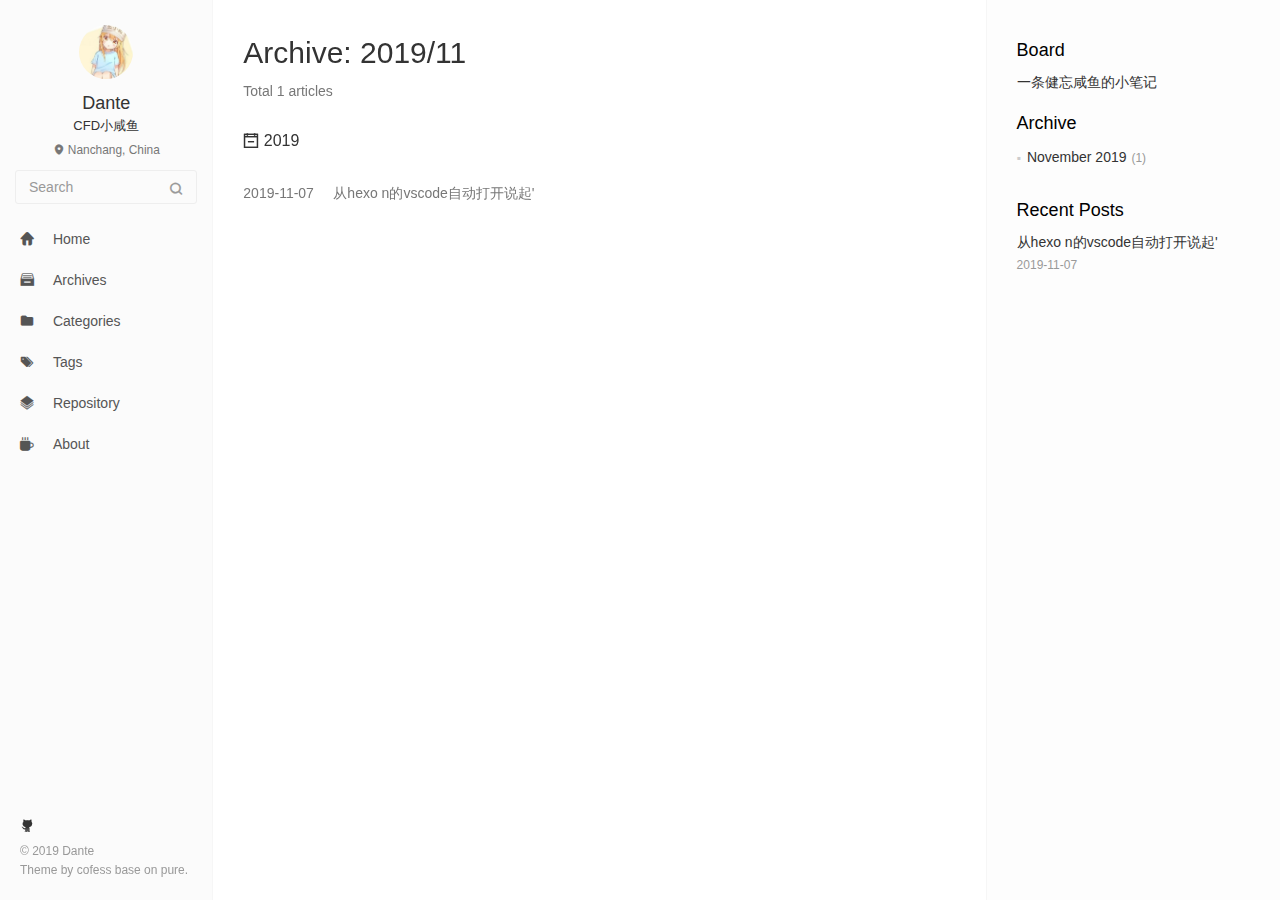
<file: archives/2019/11/index.html>
<!DOCTYPE html>
<html lang=zh>
<head>
  <meta charset="utf-8">
  
  <meta http-equiv="X-UA-Compatible" content="IE=edge,chrome=1">
  <meta name="viewport" content="width=device-width, initial-scale=1, maximum-scale=1, minimum-scale=1, user-scalable=no, minimal-ui">
  <meta name="renderer" content="webkit">
  <meta http-equiv="Cache-Control" content="no-transform" />
  <meta http-equiv="Cache-Control" content="no-siteapp" />
  <meta name="apple-mobile-web-app-capable" content="yes">
  <meta name="apple-mobile-web-app-status-bar-style" content="black">
  <meta name="format-detection" content="telephone=no,email=no,adress=no">
  <!-- Color theme for statusbar -->
  <meta name="theme-color" content="#000000" />
  <!-- 强制页面在当前窗口以独立页面显示,防止别人在框架里调用页面 -->
  <meta http-equiv="window-target" content="_top" />
  
  
  <title>Archive: 2019/11 | Hexo</title>
  <meta property="og:type" content="website">
<meta property="og:title" content="Hexo">
<meta property="og:url" content="http:&#x2F;&#x2F;yoursite.com&#x2F;archives&#x2F;2019&#x2F;11&#x2F;index.html">
<meta property="og:site_name" content="Hexo">
<meta property="og:locale" content="zh">
<meta name="twitter:card" content="summary">
  <!-- Canonical links -->
  <link rel="canonical" href="http://yoursite.com/archives/2019/11/index.html">
  
    <link rel="alternate" href="/atom.xml" title="Hexo" type="application/atom+xml">
  
  
    <link rel="icon" href="/favicon.png" type="image/x-icon">
  
  <link rel="stylesheet" href="/css/style.css">
  
  
  
  
</head>


<body class="main-center" itemscope itemtype="http://schema.org/WebPage">
  <header class="header" itemscope itemtype="http://schema.org/WPHeader">
  <div class="slimContent">
    <div class="navbar-header">
      
      
      <div class="profile-block text-center">
        <a id="avatar" href="https://github.com/Dantemaxme/Dantemaxme.github.io" target="_blank">
          <img class="img-circle img-rotate" src="/images/avatar.jpg" width="200" height="200">
        </a>
        <h2 id="name" class="hidden-xs hidden-sm">Dante</h2>
        <h3 id="title" class="hidden-xs hidden-sm hidden-md">CFD小咸鱼</h3>
        <small id="location" class="text-muted hidden-xs hidden-sm"><i class="icon icon-map-marker"></i> Nanchang, China</small>
      </div>
      
      <div class="search" id="search-form-wrap">

    <form class="search-form sidebar-form">
        <div class="input-group">
            <input type="text" class="search-form-input form-control" placeholder="Search" />
            <span class="input-group-btn">
                <button type="submit" class="search-form-submit btn btn-flat" onclick="return false;"><i class="icon icon-search"></i></button>
            </span>
        </div>
    </form>
    <div class="ins-search">
  <div class="ins-search-mask"></div>
  <div class="ins-search-container">
    <div class="ins-input-wrapper">
      <input type="text" class="ins-search-input" placeholder="Type something..." x-webkit-speech />
      <button type="button" class="close ins-close ins-selectable" data-dismiss="modal" aria-label="Close"><span aria-hidden="true">×</span></button>
    </div>
    <div class="ins-section-wrapper">
      <div class="ins-section-container"></div>
    </div>
  </div>
</div>


</div>
      <button class="navbar-toggle collapsed" type="button" data-toggle="collapse" data-target="#main-navbar" aria-controls="main-navbar" aria-expanded="false">
        <span class="sr-only">Toggle navigation</span>
        <span class="icon-bar"></span>
        <span class="icon-bar"></span>
        <span class="icon-bar"></span>
      </button>
    </div>
    <nav id="main-navbar" class="collapse navbar-collapse" itemscope itemtype="http://schema.org/SiteNavigationElement" role="navigation">
      <ul class="nav navbar-nav main-nav ">
        
        
        <li class="menu-item menu-item-home">
          <a href="/.">
            
            <i class="icon icon-home-fill"></i>
            
            <span class="menu-title">Home</span>
          </a>
        </li>
        
        
        <li class="menu-item menu-item-archives">
          <a href="/archives">
            
            <i class="icon icon-archives-fill"></i>
            
            <span class="menu-title">Archives</span>
          </a>
        </li>
        
        
        <li class="menu-item menu-item-categories">
          <a href="/categories">
            
            <i class="icon icon-folder"></i>
            
            <span class="menu-title">Categories</span>
          </a>
        </li>
        
        
        <li class="menu-item menu-item-tags">
          <a href="/tags">
            
            <i class="icon icon-tags"></i>
            
            <span class="menu-title">Tags</span>
          </a>
        </li>
        
        
        <li class="menu-item menu-item-repository">
          <a href="/repository">
            
            <i class="icon icon-project"></i>
            
            <span class="menu-title">Repository</span>
          </a>
        </li>
        
        
        <li class="menu-item menu-item-about">
          <a href="/about">
            
            <i class="icon icon-cup-fill"></i>
            
            <span class="menu-title">About</span>
          </a>
        </li>
        
      </ul>
      
	
    <ul class="social-links">
    	
        <li><a href="https://github.com/Dantemaxme/Dantemaxme.github.io" target="_blank" title="Github" data-toggle=tooltip data-placement=top><i class="icon icon-github"></i></a></li>
        
    </ul>

    </nav>
  </div>
</header>

  
    <aside class="sidebar" itemscope itemtype="http://schema.org/WPSideBar">
  <div class="slimContent">
    
      <div class="widget">
    <h3 class="widget-title">Board</h3>
    <div class="widget-body">
        <div id="board">
            <div class="content">
                <p>一条健忘咸鱼的小笔记</p>
            </div>
        </div>
    </div>
</div>

    
      

    
      

    
      
    
      
  <div class="widget">
    <h3 class="widget-title">Archive</h3>
    <div class="widget-body">
      <ul class="archive-list"><li class="archive-list-item"><a class="archive-list-link" href="/archives/2019/11/">November 2019</a><span class="archive-list-count">1</span></li></ul>
    </div>
  </div>


    
      
  <div class="widget">
    <h3 class="widget-title">Recent Posts</h3>
    <div class="widget-body">
      <ul class="recent-post-list list-unstyled no-thumbnail">
        
          <li>
            
            <div class="item-inner">
              <p class="item-category">
                
              </p>
              <p class="item-title">
                <a href="/2019/11/07/n%E7%9A%84vscode%E8%87%AA%E5%8A%A8%E6%89%93%E5%BC%80%E8%AF%B4%E8%B5%B7/" class="title">从hexo n的vscode自动打开说起&#39;</a>
              </p>
              <p class="item-date">
                <time datetime="2019-11-07T13:06:03.000Z" itemprop="datePublished">2019-11-07</time>
              </p>
            </div>
          </li>
          
      </ul>
    </div>
  </div>
  

    
  </div>
</aside>

  
  
<main class="main" role="main">
  	<article class="content article article-archives article-type-list" itemscope="">
	    <header class="article-header">
	      <h1 itemprop="title">Archive: 2019/11</h1>
	      <p class="text-muted">Total 1 articles</p>
	    </header>
	    <div class="article-body">
	      
  
  
    
    
      
      
      <section class="panel panel-default b-no">
        <div class="panel-heading" role="tab">
          <h3 class="panel-title">
            <a data-toggle="collapse" href="#collapse2019" aria-expanded="true">
              <i class="icon icon-calendar-plus text-active"></i><i class="icon icon-calendar-minus text"></i>
              2019
            </a>
            <!-- <a href="/archives/2019" class="archive-year">2019</a> -->
          </h3>
        </div>
        <div id="collapse2019" class="panel-collapse collapse in" role="tabpanel" aria-labelledby="heading2019">
        <div class="panel-body">
          <div class="collection">
    
    
<a href="/2019/11/07/n%E7%9A%84vscode%E8%87%AA%E5%8A%A8%E6%89%93%E5%BC%80%E8%AF%B4%E8%B5%B7/" class="collection-item" target="_blank" itemprop="url">
  <time datetime="2019-11-07T13:06:03.000Z" itemprop="datePublished">2019-11-07</time>
  <span>&nbsp;&nbsp;&nbsp;</span> 从hexo n的vscode自动打开说起&#39;
</a>


  
  
    </div></div></div></section>
  

	    </div>
  	</article>
  	 	
</main>

  <footer class="footer" itemscope itemtype="http://schema.org/WPFooter">
	
	
    <ul class="social-links">
    	
        <li><a href="https://github.com/Dantemaxme/Dantemaxme.github.io" target="_blank" title="Github" data-toggle=tooltip data-placement=top><i class="icon icon-github"></i></a></li>
        
    </ul>

    <div class="copyright">
    	
        &copy; 2019 Dante
        
        <div class="publishby">
        	Theme by <a href="https://github.com/cofess" target="_blank"> cofess </a>base on <a href="https://github.com/cofess/hexo-theme-pure" target="_blank">pure</a>.
        </div>
    </div>
</footer>
  <script src="//cdn.jsdelivr.net/npm/jquery@1.12.4/dist/jquery.min.js"></script>
<script>
window.jQuery || document.write('<script src="js/jquery.min.js"><\/script>')
</script>
<script src="/js/plugin.min.js"></script>
<script src="/js/application.js"></script>

    <script>
(function (window) {
    var INSIGHT_CONFIG = {
        TRANSLATION: {
            POSTS: 'Posts',
            PAGES: 'Pages',
            CATEGORIES: 'Categories',
            TAGS: 'Tags',
            UNTITLED: '(Untitled)',
        },
        ROOT_URL: '/',
        CONTENT_URL: '/content.json',
    };
    window.INSIGHT_CONFIG = INSIGHT_CONFIG;
})(window);
</script>
<script src="/js/insight.js"></script>











</body>
</html>
</file>
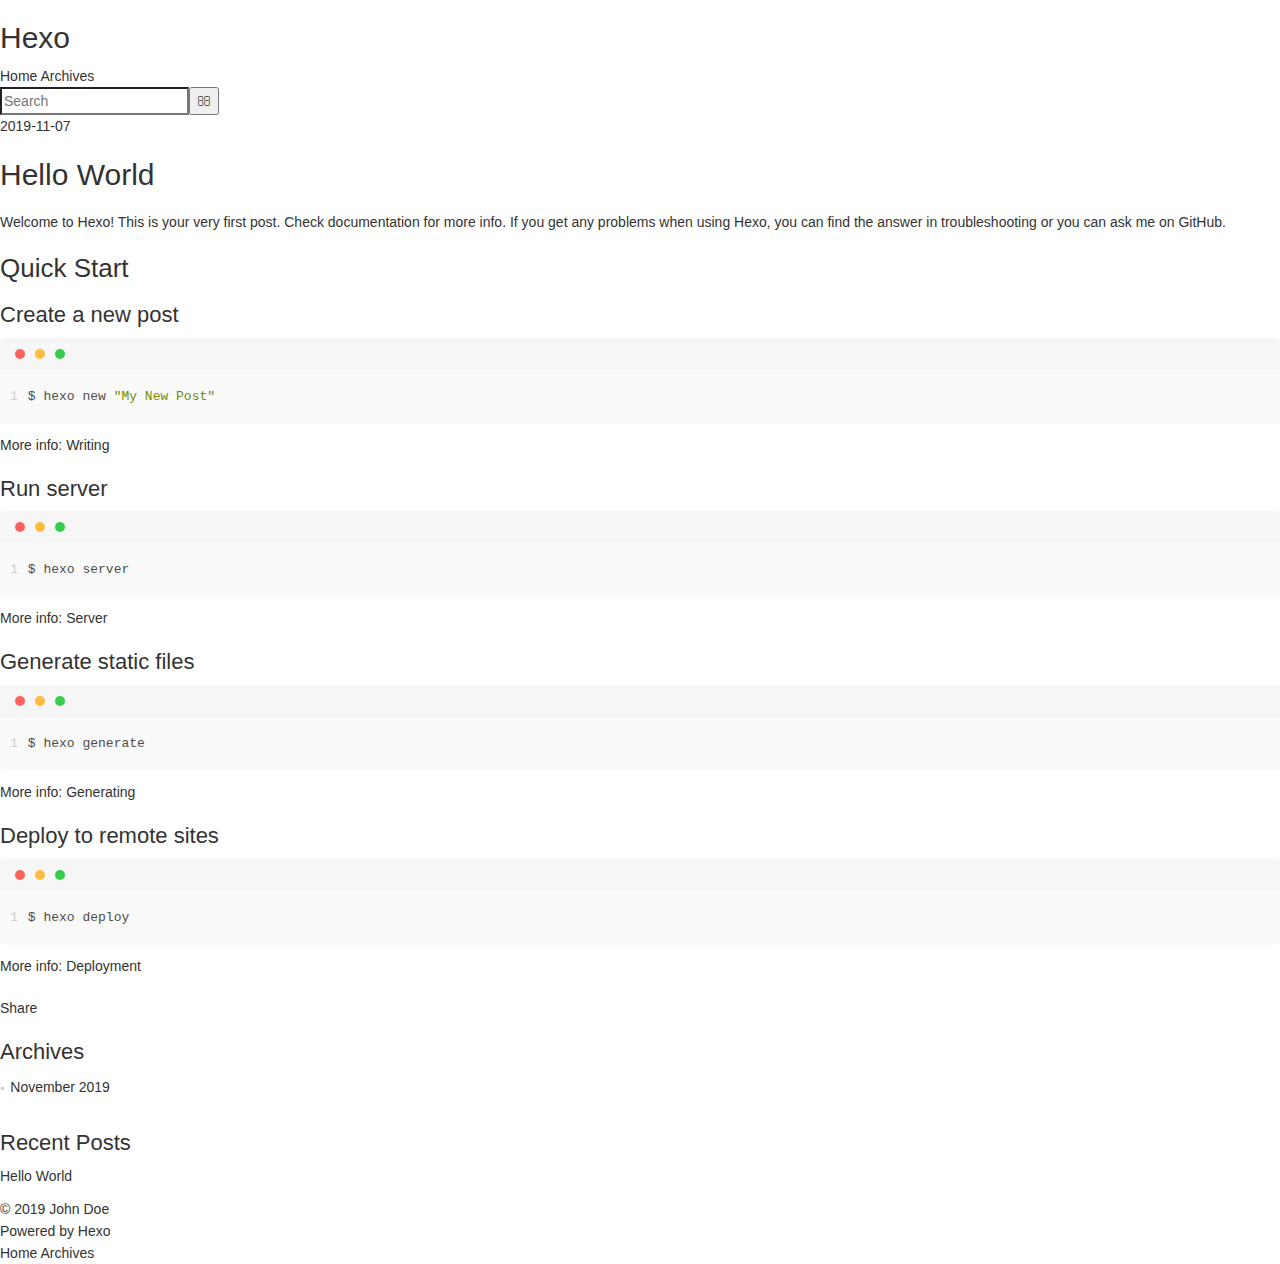
<file: 2019/11/07/hello-world/index.html>
<!DOCTYPE html>
<html>
<head>
  <meta charset="utf-8">
  

  
  <title>Hello World | Hexo</title>
  <meta name="viewport" content="width=device-width, initial-scale=1, maximum-scale=1">
  <meta name="description" content="Welcome to Hexo! This is your very first post. Check documentation for more info. If you get any problems when using Hexo, you can find the answer in troubleshooting or you can ask me on GitHub. Quick">
<meta property="og:type" content="article">
<meta property="og:title" content="Hello World">
<meta property="og:url" content="http:&#x2F;&#x2F;yoursite.com&#x2F;2019&#x2F;11&#x2F;07&#x2F;hello-world&#x2F;index.html">
<meta property="og:site_name" content="Hexo">
<meta property="og:description" content="Welcome to Hexo! This is your very first post. Check documentation for more info. If you get any problems when using Hexo, you can find the answer in troubleshooting or you can ask me on GitHub. Quick">
<meta property="og:locale" content="en">
<meta property="og:updated_time" content="2019-11-07T12:27:34.406Z">
<meta name="twitter:card" content="summary">
  
    <link rel="alternate" href="/atom.xml" title="Hexo" type="application/atom+xml">
  
  
    <link rel="icon" href="/favicon.png">
  
  
    <link href="//fonts.googleapis.com/css?family=Source+Code+Pro" rel="stylesheet" type="text/css">
  
  <link rel="stylesheet" href="/css/style.css">
</head>

<body>
  <div id="container">
    <div id="wrap">
      <header id="header">
  <div id="banner"></div>
  <div id="header-outer" class="outer">
    <div id="header-title" class="inner">
      <h1 id="logo-wrap">
        <a href="/" id="logo">Hexo</a>
      </h1>
      
    </div>
    <div id="header-inner" class="inner">
      <nav id="main-nav">
        <a id="main-nav-toggle" class="nav-icon"></a>
        
          <a class="main-nav-link" href="/">Home</a>
        
          <a class="main-nav-link" href="/archives">Archives</a>
        
      </nav>
      <nav id="sub-nav">
        
          <a id="nav-rss-link" class="nav-icon" href="/atom.xml" title="RSS Feed"></a>
        
        <a id="nav-search-btn" class="nav-icon" title="Search"></a>
      </nav>
      <div id="search-form-wrap">
        <form action="//google.com/search" method="get" accept-charset="UTF-8" class="search-form"><input type="search" name="q" class="search-form-input" placeholder="Search"><button type="submit" class="search-form-submit">&#xF002;</button><input type="hidden" name="sitesearch" value="http://yoursite.com"></form>
      </div>
    </div>
  </div>
</header>
      <div class="outer">
        <section id="main"><article id="post-hello-world" class="article article-type-post" itemscope itemprop="blogPost">
  <div class="article-meta">
    <a href="/2019/11/07/hello-world/" class="article-date">
  <time datetime="2019-11-07T12:27:34.406Z" itemprop="datePublished">2019-11-07</time>
</a>
    
  </div>
  <div class="article-inner">
    
    
      <header class="article-header">
        
  
    <h1 class="article-title" itemprop="name">
      Hello World
    </h1>
  

      </header>
    
    <div class="article-entry" itemprop="articleBody">
      
        <p>Welcome to <a href="https://hexo.io/" target="_blank" rel="noopener">Hexo</a>! This is your very first post. Check <a href="https://hexo.io/docs/" target="_blank" rel="noopener">documentation</a> for more info. If you get any problems when using Hexo, you can find the answer in <a href="https://hexo.io/docs/troubleshooting.html" target="_blank" rel="noopener">troubleshooting</a> or you can ask me on <a href="https://github.com/hexojs/hexo/issues" target="_blank" rel="noopener">GitHub</a>.</p>
<h2 id="Quick-Start"><a href="#Quick-Start" class="headerlink" title="Quick Start"></a>Quick Start</h2><h3 id="Create-a-new-post"><a href="#Create-a-new-post" class="headerlink" title="Create a new post"></a>Create a new post</h3><figure class="highlight bash"><table><tr><td class="gutter"><pre><span class="line">1</span><br></pre></td><td class="code"><pre><span class="line">$ hexo new <span class="string">"My New Post"</span></span><br></pre></td></tr></table></figure>

<p>More info: <a href="https://hexo.io/docs/writing.html" target="_blank" rel="noopener">Writing</a></p>
<h3 id="Run-server"><a href="#Run-server" class="headerlink" title="Run server"></a>Run server</h3><figure class="highlight bash"><table><tr><td class="gutter"><pre><span class="line">1</span><br></pre></td><td class="code"><pre><span class="line">$ hexo server</span><br></pre></td></tr></table></figure>

<p>More info: <a href="https://hexo.io/docs/server.html" target="_blank" rel="noopener">Server</a></p>
<h3 id="Generate-static-files"><a href="#Generate-static-files" class="headerlink" title="Generate static files"></a>Generate static files</h3><figure class="highlight bash"><table><tr><td class="gutter"><pre><span class="line">1</span><br></pre></td><td class="code"><pre><span class="line">$ hexo generate</span><br></pre></td></tr></table></figure>

<p>More info: <a href="https://hexo.io/docs/generating.html" target="_blank" rel="noopener">Generating</a></p>
<h3 id="Deploy-to-remote-sites"><a href="#Deploy-to-remote-sites" class="headerlink" title="Deploy to remote sites"></a>Deploy to remote sites</h3><figure class="highlight bash"><table><tr><td class="gutter"><pre><span class="line">1</span><br></pre></td><td class="code"><pre><span class="line">$ hexo deploy</span><br></pre></td></tr></table></figure>

<p>More info: <a href="https://hexo.io/docs/one-command-deployment.html" target="_blank" rel="noopener">Deployment</a></p>

      
    </div>
    <footer class="article-footer">
      <a data-url="http://yoursite.com/2019/11/07/hello-world/" data-id="ck2ophm960000gkwn4r9j0dpg" class="article-share-link">Share</a>
      
      
    </footer>
  </div>
  
    
  
</article>

</section>
        
          <aside id="sidebar">
  
    

  
    

  
    
  
    
  <div class="widget-wrap">
    <h3 class="widget-title">Archives</h3>
    <div class="widget">
      <ul class="archive-list"><li class="archive-list-item"><a class="archive-list-link" href="/archives/2019/11/">November 2019</a></li></ul>
    </div>
  </div>


  
    
  <div class="widget-wrap">
    <h3 class="widget-title">Recent Posts</h3>
    <div class="widget">
      <ul>
        
          <li>
            <a href="/2019/11/07/hello-world/">Hello World</a>
          </li>
        
      </ul>
    </div>
  </div>

  
</aside>
        
      </div>
      <footer id="footer">
  
  <div class="outer">
    <div id="footer-info" class="inner">
      &copy; 2019 John Doe<br>
      Powered by <a href="http://hexo.io/" target="_blank">Hexo</a>
    </div>
  </div>
</footer>
    </div>
    <nav id="mobile-nav">
  
    <a href="/" class="mobile-nav-link">Home</a>
  
    <a href="/archives" class="mobile-nav-link">Archives</a>
  
</nav>
    

<script src="//ajax.googleapis.com/ajax/libs/jquery/2.0.3/jquery.min.js"></script>


  <link rel="stylesheet" href="/fancybox/jquery.fancybox.css">
  <script src="/fancybox/jquery.fancybox.pack.js"></script>


<script src="/js/script.js"></script>



  </div>
</body>
</html>
</file>
<file: main.0cf68a.css>
.clearfix:after,.clearfix:before{content:"";display:table}.clearfix:after{clear:both}.left-col.show{box-shadow:0 0 6px 0 rgba(0,0,0,.75)}.mid-col,.mid-col.show .article,.tools-col,.tools-col .tools-section .search-tag.tagcloud .article-tag-list,.tools-col .tools-section .search-ul .search-tag span:hover,.tools-col .tools-section .search-ul .search-time span:hover,.tools-col .tools-section .search-ul .search-title:hover,.tools-col .tools-section .search-wrap .icon{transition:all .2s ease-in;-ms-transition:all .2s ease-in}@-webkit-keyframes leftIn{0%,60%,75%,90%,to{-webkit-animation-timing-function:cubic-bezier(.215,.61,.355,1);animation-timing-function:cubic-bezier(.215,.61,.355,1)}0%{-webkit-transform:translateZ(0);transform:translateZ(0)}60%{-webkit-transform:translate3d(358px,0,0);transform:translate3d(358px,0,0)}75%{-webkit-transform:translate3d(323px,0,0);transform:translate3d(323px,0,0)}90%{-webkit-transform:translate3d(338px,0,0);transform:translate3d(338px,0,0)}to{-webkit-transform:translate3d(333px,0,0);transform:translate3d(333px,0,0)}}@keyframes leftIn{0%,60%,75%,90%,to{-webkit-animation-timing-function:cubic-bezier(.215,.61,.355,1);animation-timing-function:cubic-bezier(.215,.61,.355,1)}0%{-webkit-transform:translateZ(0);transform:translateZ(0)}60%{-webkit-transform:translate3d(358px,0,0);transform:translate3d(358px,0,0)}75%{-webkit-transform:translate3d(323px,0,0);transform:translate3d(323px,0,0)}90%{-webkit-transform:translate3d(338px,0,0);transform:translate3d(338px,0,0)}to{-webkit-transform:translate3d(333px,0,0);transform:translate3d(333px,0,0)}}.mid-col.show{-webkit-animation-duration:.8s;animation-duration:.8s;-webkit-animation-fill-mode:both;animation-fill-mode:both;-webkit-animation-name:leftIn;animation-name:leftIn}@-webkit-keyframes leftOut{0%,60%,75%,90%,to{-webkit-animation-timing-function:cubic-bezier(.215,.61,.355,1);animation-timing-function:cubic-bezier(.215,.61,.355,1)}0%{-webkit-transform:translate3d(333px,0,0);transform:translate3d(333px,0,0)}60%{-webkit-transform:translate3d(-25px,0,0);transform:translate3d(-25px,0,0)}75%{-webkit-transform:translate3d(10px,0,0);transform:translate3d(10px,0,0)}90%{-webkit-transform:translate3d(-5px,0,0);transform:translate3d(-5px,0,0)}to{-webkit-transform:translateZ(0);transform:translateZ(0)}}@keyframes leftOut{0%,60%,75%,90%,to{-webkit-animation-timing-function:cubic-bezier(.215,.61,.355,1);animation-timing-function:cubic-bezier(.215,.61,.355,1)}0%{-webkit-transform:translate3d(333px,0,0);transform:translate3d(333px,0,0)}60%{-webkit-transform:translate3d(-25px,0,0);transform:translate3d(-25px,0,0)}75%{-webkit-transform:translate3d(10px,0,0);transform:translate3d(10px,0,0)}90%{-webkit-transform:translate3d(-5px,0,0);transform:translate3d(-5px,0,0)}to{-webkit-transform:translateZ(0);transform:translateZ(0)}}.mid-col.hide{-webkit-animation-duration:.8s;animation-duration:.8s;-webkit-animation-name:leftOut;animation-name:leftOut}@-webkit-keyframes smallLeftIn{0%,60%,75%,90%,to{-webkit-animation-timing-function:cubic-bezier(.215,.61,.355,1);animation-timing-function:cubic-bezier(.215,.61,.355,1)}0%{-webkit-transform:translateZ(0);transform:translateZ(0)}60%{-webkit-transform:translate3d(325px,0,0);transform:translate3d(325px,0,0)}75%{-webkit-transform:translate3d(290px,0,0);transform:translate3d(290px,0,0)}90%{-webkit-transform:translate3d(305px,0,0);transform:translate3d(305px,0,0)}to{-webkit-transform:translate3d(300px,0,0);transform:translate3d(300px,0,0)}}@keyframes smallLeftIn{0%,60%,75%,90%,to{-webkit-animation-timing-function:cubic-bezier(.215,.61,.355,1);animation-timing-function:cubic-bezier(.215,.61,.355,1)}0%{-webkit-transform:translateZ(0);transform:translateZ(0)}60%{-webkit-transform:translate3d(325px,0,0);transform:translate3d(325px,0,0)}75%{-webkit-transform:translate3d(290px,0,0);transform:translate3d(290px,0,0)}90%{-webkit-transform:translate3d(305px,0,0);transform:translate3d(305px,0,0)}to{-webkit-transform:translate3d(300px,0,0);transform:translate3d(300px,0,0)}}.tools-col.show{-webkit-animation-duration:.8s;animation-duration:.8s;-webkit-animation-fill-mode:both;animation-fill-mode:both;-webkit-animation-name:smallLeftIn;animation-name:smallLeftIn}@-webkit-keyframes smallleftOut{0%,60%,75%,90%,to{-webkit-animation-timing-function:cubic-bezier(.215,.61,.355,1);animation-timing-function:cubic-bezier(.215,.61,.355,1)}0%{-webkit-transform:translate3d(333px,0,0);transform:translate3d(333px,0,0)}60%{-webkit-transform:translate3d(-25px,0,0);transform:translate3d(-25px,0,0)}75%{-webkit-transform:translate3d(10px,0,0);transform:translate3d(10px,0,0)}90%{-webkit-transform:translate3d(-5px,0,0);transform:translate3d(-5px,0,0)}to{-webkit-transform:translateZ(0);transform:translateZ(0)}}@keyframes smallleftOut{0%,60%,75%,90%,to{-webkit-animation-timing-function:cubic-bezier(.215,.61,.355,1);animation-timing-function:cubic-bezier(.215,.61,.355,1)}0%{-webkit-transform:translate3d(333px,0,0);transform:translate3d(333px,0,0)}60%{-webkit-transform:translate3d(-25px,0,0);transform:translate3d(-25px,0,0)}75%{-webkit-transform:translate3d(10px,0,0);transform:translate3d(10px,0,0)}90%{-webkit-transform:translate3d(-5px,0,0);transform:translate3d(-5px,0,0)}to{-webkit-transform:translateZ(0);transform:translateZ(0)}}.tools-col.hide{-webkit-animation-duration:.8s;animation-duration:.8s;-webkit-animation-fill-mode:both;animation-fill-mode:both;-webkit-animation-name:smallleftOut;animation-name:smallleftOut}html{-ms-text-size-adjust:100%;-webkit-text-size-adjust:100%;-webkit-tap-highlight-color:transparent;height:100%}body{margin:0;font-size:14px;font-family:Helvetica Neue,Helvetica,STHeiTi,Arial,sans-serif;line-height:1.5;color:#333;background-color:#fff;min-height:100%}article,aside,details,figcaption,figure,footer,header,hgroup,main,menu,nav,section,summary{display:block}audio,canvas,progress,video{display:inline-block}audio:not([controls]){display:none;height:0}progress{vertical-align:baseline}[hidden],template{display:none}a{background:transparent;text-decoration:none;color:#08c}a:active{outline:0}abbr[title]{border-bottom:1px dotted}b,strong{font-weight:700}dfn{font-style:italic}mark{background:#ff0;color:#000}small{font-size:80%}sub,sup{font-size:75%;line-height:0;position:relative;vertical-align:baseline}sup{top:-.5em}sub{bottom:-.25em}img{border:0;vertical-align:middle;max-width:100%}svg:not(:root){overflow:hidden}pre{overflow:auto;white-space:pre;white-space:pre-wrap;word-wrap:break-word}code,kbd,pre,samp{font-family:monospace,monospace;font-size:1em}button,input,optgroup,select,textarea{color:inherit;font:inherit;margin:0;vertical-align:middle}button,input,select{overflow:visible}button,select{text-transform:none}button,html input[type=button],input[type=reset],input[type=submit]{-webkit-appearance:button;cursor:pointer}[disabled]{cursor:default}button::-moz-focus-inner,input::-moz-focus-inner{border:0;padding:0}input{line-height:normal}input[type=checkbox],input[type=radio]{box-sizing:border-box;padding:0}input[type=number]::-webkit-inner-spin-button,input[type=number]::-webkit-outer-spin-button{height:auto}input[type=search]{-webkit-appearance:textfield;box-sizing:border-box}input[type=search]::-webkit-search-cancel-button,input[type=search]::-webkit-search-decoration{-webkit-appearance:none}fieldset{border:1px solid silver;margin:0 2px;padding:.35em .625em .75em}legend{border:0;padding:0}textarea{overflow:auto;resize:vertical;vertical-align:top}optgroup{font-weight:700}button,input,select,textarea{outline:0}input,textarea{-webkit-user-modify:read-write-plaintext-only}input::-ms-clear,input::-ms-reveal{display:none}input::-moz-placeholder,textarea::-moz-placeholder{color:#999}input:-ms-input-placeholder,textarea:-ms-input-placeholder{color:#999}input::-webkit-input-placeholder,textarea::-webkit-input-placeholder{color:#999}.placeholder{color:#999}table{border-collapse:collapse;border-spacing:0}td,th{padding:0}blockquote,figure,form,h1,h2,h3,h4,h5,h6,p{margin:0}dd,dl,li,ol,ul{margin:0;padding:0}ol,ul{list-style:none outside none}h1,h2,h3{line-height:2;font-weight:400}h1{font-size:18px}h2{font-size:16px}h3{font-size:14px}i{font-style:normal}*{box-sizing:border-box}@font-face{font-family:iconfont;src:url(./fonts/iconfont.b322fa.eot);src:url(./fonts/iconfont.b322fa.eot#iefix) format("embedded-opentype"),url(./fonts/iconfont.8c627f.woff) format("woff"),url(./fonts/iconfont.16acc2.ttf) format("truetype"),url(./fonts/iconfont.45d7ee.svg#iconfont) format("svg")}[class*=" icon-"],[class^=icon-]{font-family:iconfont!important;speak:none;font-size:16px;font-style:normal;font-weight:400;font-variant:normal;text-transform:none;line-height:1;-webkit-font-smoothing:antialiased;-moz-osx-font-smoothing:grayscale}.icon-twitter:before{content:"\E600"}.icon-facebook:before{content:"\E601"}.icon-clock:before{content:"\E602"}.icon-mail:before{content:"\E609"}.icon-link:before{content:"\E6AB"}.icon-search:before{content:"\E65B"}.icon-smile:before{content:"\E64A"}.icon-roundrightfill:before{content:"\E65A"}.icon-list:before{content:"\E682"}.icon-book:before{content:"\E6FE"}.icon-home:before{content:"\E6BB"}.icon-share:before{content:"\E618"}.icon-back:before{content:"\E625"}.icon-qq:before{content:"\E62D"}.icon-weibo:before{content:"\E619"}.icon-segmentfault:before{content:"\E603"}.icon-sort:before{content:"\E700"}.icon-jianshu:before{content:"\E613"}.icon-circle-left:before{content:"\E71F"}.icon-circle-right:before{content:"\E720"}.icon-loading:before{content:"\E614"}.icon-acfun:before{content:"\E604"}.icon-close:before{content:"\E60C"}.icon-tumblr:before{content:"\E6B0"}.icon-calendar:before{content:"\E667"}.icon-rss:before{content:"\E877"}.icon-price-tags:before{content:"\E6F9"}.icon-quo-left:before{content:"\E7F5"}.icon-quo-right:before{content:"\E7F6"}.icon-back1:before{content:"\E64E"}.icon-github:before{content:"\E735"}.icon-film:before{content:"\E7B7"}.icon-weixin:before{content:"\E61F"}.icon-qzone:before{content:"\E680"}.icon-category:before{content:"\E605"}.icon-douban:before{content:"\E64C"}.icon-roundleftfill:before{content:"\E799"}.icon-tuding:before{content:"\E651"}.icon-zhihu:before{content:"\E61B"}.icon-linkedin:before{content:"\E6D4"}.icon-google:before{content:"\E635"}.icon-plane:before{content:"\E62F"}.icon-bilibili:before{content:"\E622"}.icon-psn:before{content:"\E6C7"}body,button,input,select,textarea{color:#1a1a1a;font-family:lucida grande,lucida sans unicode,lucida,helvetica,Hiragino Sans GB,Microsoft YaHei,WenQuanYi Micro Hei,sans-serif;font-size:16px;font-size:1rem;line-height:1.75}body{overflow-y:hidden;background:#eaeaea}#container,body,html{height:100%;overflow-x:hidden;overflow-y:auto}#mobile-nav{display:none}#container{position:relative;min-height:100%}#container .anm-canvas{display:none}#container.show .anm-canvas{display:block;position:fixed}.body-wrap{margin-bottom:80px}.mid-col{position:absolute;right:0;min-height:100%;background:#eaeaea;left:300px;width:auto}.mid-col.show{background:none;opacity:.9}.mid-col.show .article{background:hsla(0,0%,100%,.3)}.left-col{background:#fff;width:300px;position:fixed;opacity:1;transition:all .2s ease-in;height:100%;z-index:999}.left-col .overlay{width:100%;height:180px;position:absolute}.left-col .intrude-less{width:76%;text-align:center;margin:112px auto 0}.left-col #header{width:100%;height:300px;position:relative;border-bottom:1px solid color-border}.left-col #header a{color:#696969}.left-col #header a:hover{color:#b0a0aa}.left-col #header .header-subtitle{text-align:center;color:#999;font-size:14px;line-height:25px;overflow:hidden;text-overflow:ellipsis;display:-webkit-box;-webkit-line-clamp:2;-webkit-box-orient:vertical}.left-col #header .header-menu{font-weight:300;line-height:31px;text-transform:uppercase;float:none;min-height:150px;margin-left:-12px;text-align:center;display:-webkit-box;-webkit-box-orient:horizontal;-webkit-box-pack:center;-webkit-box-align:center}.left-col #header .header-menu li{cursor:default}.left-col #header .header-menu li a{font-size:14px;min-width:300px}.left-col #header .header-smart-menu{font-size:12px;margin-bottom:20px}.left-col #header .header-smart-menu a:after{content:"/"}.left-col #header .header-smart-menu a:last-child:after{content:""}.left-col #header .profilepic{display:block;border:5px solid #fff;border-radius:300px;width:128px;height:128px;margin:0 auto;position:relative;overflow:hidden;background:#88acdb;-webkit-transition:all .2s ease-in;display:-webkit-box;-webkit-box-orient:horizontal;-webkit-box-pack:center;-webkit-box-align:center;text-align:center}.left-col #header .profilepic img{border-radius:300px;opacity:1;-webkit-transition:all .2s ease-in}.left-col #header .profilepic img.show{width:100%;height:100%;opacity:1}.left-col #header .header-author{text-align:center;margin:.67em 0;font-family:Roboto,serif;font-size:30px;transition:.3s}::-webkit-scrollbar{width:10px;height:10px}::-webkit-scrollbar-button{width:0;height:0}::-webkit-scrollbar-button:end:decrement,::-webkit-scrollbar-button:start:increment{display:none}::-webkit-scrollbar-corner{display:block}::-webkit-scrollbar-thumb{border-radius:8px;background-color:rgba(0,0,0,.2)}::-webkit-scrollbar-thumb:hover{border-radius:8px;background-color:rgba(0,0,0,.5)}::-webkit-scrollbar-thumb,::-webkit-scrollbar-track{border-right:1px solid transparent;border-left:1px solid transparent}::-webkit-scrollbar-track:hover{background-color:rgba(0,0,0,.15)}::-webkit-scrollbar-button:start{width:10px;height:10px;background:url(./img/scrollbar_arrow.png) no-repeat 0 0}::-webkit-scrollbar-button:start:hover{background:url(./img/scrollbar_arrow.png) no-repeat -15px 0}::-webkit-scrollbar-button:start:active{background:url(./img/scrollbar_arrow.png) no-repeat -30px 0}::-webkit-scrollbar-button:end{width:10px;height:10px;background:url(./img/scrollbar_arrow.png) no-repeat 0 -18px}::-webkit-scrollbar-button:end:hover{background:url(./img/scrollbar_arrow.png) no-repeat -15px -18px}::-webkit-scrollbar-button:end:active{background:url(./img/scrollbar_arrow.png) no-repeat -30px -18px}.article-entry .highlight,.article-entry pre{background:#272822;margin:10px 0;padding:10px;overflow:auto;color:#fff;font-size:.9em;line-height:22.400000000000002px}.article-entry .gist .gist-file .gist-data .line-numbers,.article-entry .highlight .gutter pre,.article-entry .highlight .gutter pre .line{color:#666}.article-entry code,.article-entry pre{font-family:Source Code Pro,Consolas,Monaco,Menlo,monospace}.article-entry code{background:#eee;padding:0 .3em;border:none}.article-entry pre code{background:none;text-shadow:none;padding:0;color:#fff}.article-entry .highlight{border-radius:4px}.article-entry .highlight pre{border:none;margin:0;padding:0}.article-entry .highlight table{margin:0;width:auto}.article-entry .highlight td{border:none;padding:0}.article-entry .highlight figcaption{color:highlight-comment;line-height:1em;margin-bottom:1em}.article-entry .highlight figcaption:after,.article-entry .highlight figcaption:before{content:"";display:table}.article-entry .highlight figcaption:after{clear:both}.article-entry .highlight figcaption a{float:right}.article-entry .highlight .gutter pre{text-align:right;padding-right:20px}.article-entry .highlight .gutter pre .line{text-shadow:none}.article-entry .highlight .line{color:#fff;min-height:19px}.article-entry .gist{margin:0 -20px;border-style:solid;border-color:#ddd;border-width:1px 0;background:#272822;padding:15px 20px 15px 0}.article-entry .gist .gist-file{border:none;font-family:Source Code Pro,Consolas,Monaco,Menlo,monospace;margin:0}.article-entry .gist .gist-file .gist-data{background:none;border:none}.article-entry .gist .gist-file .gist-data .line-numbers{background:none;border:none;padding:0 20px 0 0}.article-entry .gist .gist-file .gist-data .line-data{padding:0!important}.article-entry .gist .gist-file .highlight{margin:0;padding:0;border:none}.article-entry .gist .gist-file .gist-meta{background:#272822;color:highlight-comment;font:.85em Helvetica Neue,Helvetica,Arial,sans-serif;text-shadow:0 0;padding:0;margin-top:1em;margin-left:20px}.article-entry .gist .gist-file .gist-meta a{color:#258fb8;font-weight:400}.article-entry .gist .gist-file .gist-meta a:hover{text-decoration:underline}pre .comment{color:#75715e}pre .class .params,pre .function .keyword,pre .keyword{color:#66d9ef}pre .css .value,pre .doctype,pre .function,pre .params,pre .tag{color:#fff}pre .at_rule,pre .at_rule .keyword,pre .css~* .tag,pre .preprocessor,pre .preprocessor .keyword,pre .title{color:#f92672}pre .attribute,pre .built_in,pre .class,pre .css~* .class,pre .function .title{color:#a6e22e}pre .string,pre .value{color:#e6db74}pre .number{color:#7163d7}pre .css~* .id,pre .id{color:#fd971f}#header .tagcloud a{color:#fff}.tagcloud a{display:inline-block;text-decoration:none;font-weight:400;font-size:10px;color:#fff;height:18px;line-height:18px;float:left;padding:0 5px 0 10px;position:relative;border-radius:0 5px 5px 0;margin:5px 9px 5px 8px;font-family:Menlo,Monaco,Andale Mono,lucida console,Courier New,monospace}.tagcloud a:hover{opacity:.8}.tagcloud a:before{content:" ";width:0;height:0;position:absolute;top:0;left:-18px;border:9px solid transparent}.tagcloud a:after{content:" ";width:4px;height:4px;background-color:#fff;border-radius:4px;box-shadow:0 0 0 1px rgba(0,0,0,.3);position:absolute;top:7px;left:2px}.tagcloud a.color1{background:#ff945c}.tagcloud a.color1:before{border-right-color:#ff945c}.tagcloud a.color2{background:#cc8167}.tagcloud a.color2:before{border-right-color:#cc8167}.tagcloud a.color3{background:#ba8f6c}.tagcloud a.color3:before{border-right-color:#ba8f6c}.tagcloud a.color4{background:#94635c}.tagcloud a.color4:before{border-right-color:#94635c}.tagcloud a.color5{background:#7b5d5f}.tagcloud a.color5:before{border-right-color:#7b5d5f}.article-tag-list .article-tag-list-item{float:left}.article-pop-out .icon-tuding{color:#999;float:left;margin-right:10px;margin-top:6px}.article-category,.article-category .article-tag-list,.article-tag,.article-tag .article-tag-list{float:left}.article-category .icon,.article-tag .icon{color:#999;float:left;margin-right:10px;margin-top:6px}.article-pop-out{float:left}.archive-article-date{color:#999;margin-right:7.6923%;float:right}.archive-article-date .icon{margin:5px 5px 5px 0}.glass{background-color:rgba(54,70,93,.9);z-index:998;transition:opacity .15s;width:100%;height:100%;display:none}.glass,.tagcloud-ctn{left:0;opacity:1;bottom:0;position:fixed;right:0;top:0}.tagcloud-ctn{z-index:90120;background-size:100% 100%}.tagcloud-ctn .tagcloud-global{position:fixed;top:50%;left:50%;margin-top:-115px;margin-left:-315px;width:630px}.tagcloud-ctn .tagcloud-global a{width:80px;height:80px;border-radius:50%;background:#f2992e;color:#fff;display:block;float:left;line-height:80px;text-align:center}.tagcloud-ctn .tagcloud-global .tab-post-types .tab-post-type:first-child .post-type-icon{background:#f2992e}.tagcloud-ctn .tagcloud-global .tab-post-types .tab-post-type:nth-child(2) .post-type-icon{background:#56bc8a}.tagcloud-ctn .tagcloud-global .tab-post-types .tab-post-type:nth-child(3) .post-type-icon{background:#4aa8d8}.tagcloud-ctn .tagcloud-global .tab-post-types .tab-post-type:nth-child(4) .post-type-icon{background:#a77dc2}.tagcloud-ctn .tagcloud-global .tab-post-types .tab-post-type:nth-child(5) .post-type-icon{background:#dd765d}#header .header-nav{width:100%;position:absolute;transition:-webkit-transform .3s ease-in;transition:transform .3s ease-in;transition:transform .3s ease-in,-webkit-transform .3s ease-in}#header .header-nav .social{margin-top:10px;text-align:center;display:-webkit-box;display:-ms-flexbox;display:flex;-ms-flex-wrap:wrap;flex-wrap:wrap;-webkit-box-pack:center;-ms-flex-pack:center;justify-content:center}#header .header-nav .social a{border-radius:50%;display:-moz-inline-stack;display:inline-block;vertical-align:middle;*vertical-align:auto;zoom:1;*display:inline;margin:0 8px 15px;transition:.3s;text-align:center;color:#fff;opacity:.7;width:28px;height:28px;line-height:26px}#header .header-nav .social a:hover{opacity:1}#header .header-nav .social a.weibo{background:#aaf;border:1px solid #aaf}#header .header-nav .social a.weibo:hover{border:1px solid #aaf}#header .header-nav .social a.segmentfault{background:#009a61;border:1px solid #009a61}#header .header-nav .social a.segmentfault:hover{border:1px solid #009a61}#header .header-nav .social a.rss{background:#ef7522;border:1px solid #ef7522}#header .header-nav .social a.rss:hover{border:1px solid #cf5d0f}#header .header-nav .social a.github{background:#afb6ca;border:1px solid #afb6ca}#header .header-nav .social a.github:hover{border:1px solid #909ab6}#header .header-nav .social a.facebook{background:#3b5998;border:1px solid #3b5998}#header .header-nav .social a.facebook:hover{border:1px solid #2d4373}#header .header-nav .social a.google{background:#c83d20;border:1px solid #c83d20}#header .header-nav .social a.google:hover{border:1px solid #9c3019}#header .header-nav .social a.twitter{background:#55cff8;border:1px solid #55cff8}#header .header-nav .social a.twitter:hover{border:1px solid #24c1f6}#header .header-nav .social a.linkedin{background:#005a87;border:1px solid #005a87}#header .header-nav .social a.linkedin:hover{border:1px solid #006b98}#header .header-nav .social a.acfun{background:#fd4c5d;border:1px solid #fd4c5d}#header .header-nav .social a.acfun:hover{border:1px solid #fd4c5d}#header .header-nav .social a.bilibili{background:#e15280;border:1px solid #e15280}#header .header-nav .social a.bilibili:hover{border:1px solid #e15280}#header .header-nav .social a.zhihu{background:#0078d8;border:1px solid #0078d8}#header .header-nav .social a.zhihu:hover{border:1px solid #0078d8}#header .header-nav .social a.douban{background:#06c611;border:1px solid #06c611}#header .header-nav .social a.douban:hover{border:1px solid #06c611}#header .header-nav .social a.mail{background:#005a87;border:1px solid #005a87}#header .header-nav .social a.mail:hover{border:1px solid #006b98}#header .header-nav .social a.jianshu{background:#ff5722;border:1px solid #ff5722}#header .header-nav .social a.jianshu:hover{border:1px solid #ff5722}#header .header-nav .social a.weixin{background:#4caf50;border:1px solid #4caf50}#header .header-nav .social a.weixin:hover{border:1px solid #4caf50}#header .header-nav .social a.qq{background:#34baad;border:1px solid #34baad}#header .header-nav .social a.qq:hover{border:1px solid #34baad}#header .header-nav .social a.psn{background:#086ef6;border:1px solid #086ef6}#header .header-nav .social a.psn:hover{border:1px solid #086ef6}#page-nav{text-align:center;margin-top:30px}#page-nav .page-number{width:20px;height:25px;background:#4d4d4d;display:inline-block;color:#fff;line-height:25px;font-size:12px;margin:0 5px 30px;border-radius:2px}#page-nav .page-number:hover{background:#5e5e5e}#page-nav .current{background:#88acdb;cursor:default}#page-nav .current:hover{background:#88acdb}#page-nav .extend{color:#4d4d4d;margin:0 27px;opacity:1}#page-nav .extend:hover{color:#5e5e5e}#page-nav:hover .extend{opacity:1}.archives-wrap{position:relative;margin:0 30px;padding-right:60px;border-bottom:1px solid #eee;background:#fff}.archives-wrap:first-child{margin-top:30px}.archives-wrap:last-child{margin-bottom:80px}.archives-wrap .archive-year-wrap{line-height:35px;width:200px;position:absolute;padding-top:15px;font-size:1.8em;z-index:1}.archives-wrap .archive-year-wrap a{color:#666;font-weight:700;padding-left:48px}.archives{position:relative}.archives .article-info{border:none}.archives .archive-article{margin-left:200px;padding:20px 0;border-bottom:1px solid #eee;border-top:1px solid #fff;position:relative}.archives .archive-article:first-child{border-top:none}.archives .archive-article:last-child{border-bottom:none}.archives .archive-article-title{font-size:16px;color:#333;transition:color .3s}.archives .archive-article-title:hover{color:#657b83}.archives .archive-article-title span{display:block;color:#a8a8a8;font-size:12px;line-height:14px;height:7px;padding-left:2px}.archives .archive-article-title span:before{display:inline-block;content:"\201C";font-family:serif;font-size:30px;float:left;margin:4px 4px 0 -12px;color:#c8c8c8}.archive-article-inner .icon-clock{margin-right:5px}.archive-article-inner .archive-article-header{position:relative;min-height:36px}.archive-article-inner .article-meta{position:relative;float:right;margin-top:-10px;color:#555;background:none;text-align:right;width:auto}.archive-article-inner .article-meta .article-date time{color:#aaa}.archive-article-inner .article-meta .archive-article-date,.archive-article-inner .article-meta .article-tag-list{margin-right:30px;display:-moz-inline-stack;display:inline-block;vertical-align:middle;zoom:1;color:#666;font-size:14px}.archive-article-inner .article-meta .archive-article-date{cursor:default;font-size:12px;margin-bottom:5px;margin-top:-10px;margin-right:0}.archive-article-inner .article-meta .article-category:before{float:left;margin-top:1px;left:15px}.archive-article-inner .article-meta .article-category .article-category-link{width:auto;max-width:83px;padding-left:10px}.archive-article-inner .article-meta .article-tag-list{margin-top:0}.archive-article-inner .article-meta .article-tag-list:before{left:15px}.archive-article-inner .article-meta .article-tag-list .article-tag-list-item{display:inline-block;width:auto;max-width:83px;padding-left:8px;font-size:12px}.tools-col{width:300px;height:100%;position:fixed;left:0;top:0;z-index:0;padding:0;opacity:0;-webkit-overflow-scrolling:touch;overflow-scrolling:touch}.tools-col.show{opacity:1}.tools-col.hide{z-index:0}.tools-col .tools-nav{display:none}.tools-col .tools-section,.tools-col .tools-wrap{height:100%;color:#e5e5e5;width:360px;overflow:hidden;overflow-y:auto}.tools-col .tools-section ::-webkit-scrollbar,.tools-col .tools-wrap ::-webkit-scrollbar{display:none}.tools-col .tools-section .search-wrap{width:310px;margin:20px 20px 10px;position:relative}.tools-col .tools-section .search-wrap .search-ipt{width:310px;color:#fff;background:none;border:none;border-bottom:2px solid #fff;font-family:Roboto,serif}.tools-col .tools-section .search-wrap .icon{position:absolute;right:0;top:7px;color:#fff;cursor:pointer}.tools-col .tools-section .search-wrap .icon:hover{-webkit-transform:scale(1.2);transform:scale(1.2)}.tools-col .tools-section .search-wrap ::-webkit-input-placeholder{color:#ededed}.tools-col .tools-section .search-tag.tagcloud{text-align:center;position:relative}.tools-col .tools-section .search-tag.tagcloud .search-tag-wording{font-size:12px;float:right;margin:4px 75px 0 0}.tools-col .tools-section .search-tag.tagcloud .search-switch{width:40px;height:25px;display:block}.tools-col .tools-section .search-tag.tagcloud .search-switch input{width:40px;height:14px;position:absolute;top:0;right:30px;z-index:2;border:0;background:0 0;-webkit-appearance:none;outline:0}.tools-col .tools-section .search-tag.tagcloud .search-switch input:before{content:"";width:40px;height:14px;border:1px solid #bdcabc;background-color:#fdfdfd;border-radius:20px;cursor:pointer;display:inline-block;position:relative;vertical-align:middle;box-sizing:content-box;box-shadow:inset 0 0 0 0 #dfdfdf;transition:border .4s,box-shadow .4s;background-clip:content-box}.tools-col .tools-section .search-tag.tagcloud .search-switch input:checked:before{border-color:#64bd63;box-shadow:inset 0 0 0 .16rem #64bd63;background-color:#64bd63;transition:border .4s,box-shadow .4s,background-color 1.2s}.tools-col .tools-section .search-tag.tagcloud .search-switch input:checked:after{left:27px;background:#fff}.tools-col .tools-section .search-tag.tagcloud .search-switch input:after{content:"";width:14px;height:14px;position:absolute;top:16px;left:2px;-webkit-transform:translateY(-50%);border-radius:100%;background-color:#91c0f1;box-shadow:0 1px 1px rgba(0,0,0,.4);transition:left .2s;cursor:pointer}.tools-col .tools-section .search-tag.tagcloud .article-tag-list{display:none;margin:15px 10px 0;padding:10px;background:hsla(0,0%,100%,.2)}.tools-col .tools-section .search-tag.tagcloud .article-tag-list.show{display:block}.tools-col .tools-section .search-tag.tagcloud .a{float:none}.tools-col .tools-section .search-ul{margin-top:10px;color:rgba(77,77,77,.75);-webkit-overflow-scrolling:touch;overflow-scrolling:touch;overflow-y:auto}.tools-col .tools-section .search-ul .search-li{padding:10px 20px;border-bottom:1px dotted #dcdcdc}.tools-col .tools-section .search-ul .search-li:hover{background:hsla(0,0%,100%,.2)}.tools-col .tools-section .search-ul .search-title{overflow:hidden;white-space:nowrap;text-overflow:ellipsis;display:block;color:#fffff8;text-shadow:1px 1px rgba(77,77,77,.25)}.tools-col .tools-section .search-ul .search-title .icon{margin-right:10px;color:#fffdd8}.tools-col .tools-section .search-ul .search-title:hover{color:#fff}.tools-col .tools-section .search-ul .search-tag,.tools-col .tools-section .search-ul .search-time{font-size:12px;color:#fffdd8;margin-right:10px}.tools-col .tools-section .search-ul .search-tag .icon,.tools-col .tools-section .search-ul .search-time .icon{margin-right:0}.tools-col .tools-section .search-ul .search-tag span,.tools-col .tools-section .search-ul .search-time span{cursor:pointer}.tools-col .tools-section .search-ul .search-tag span:hover,.tools-col .tools-section .search-ul .search-time span:hover{color:#fff}.tools-col .tools-section .search-ul .search-time{float:left}.tools-col .tools-section .search-ul .search-tag span{margin-right:5px}.tools-col .tools-section-friends{padding-top:30px}.tools-col .aboutme-wrap{display:-webkit-box;display:-ms-flexbox;display:flex;-webkit-box-align:center;-ms-flex-align:center;align-items:center;-webkit-box-pack:center;-ms-flex-pack:center;justify-content:center;width:100%;height:100%;color:#fffdd8;text-shadow:1px 1px rgba(77,77,77,.45)}.body-wrap>article{position:relative}@-webkit-keyframes cd-bounce-1{0%{opacity:0;-webkit-transform:scale(1)}60%{opacity:1;-webkit-transform:scale(1.01)}to{-webkit-transform:scale(1)}}@keyframes cd-bounce-1{0%{opacity:0;-webkit-transform:scale(1);transform:scale(1)}60%{opacity:1;-webkit-transform:scale(1.01);transform:scale(1.01)}to{-webkit-transform:scale(1);transform:scale(1)}}.article{margin:30px;position:relative;border:1px solid #ddd;border-top:1px solid #fff;border-bottom:1px solid #fff;background:#fff;transition:all .2s ease-in}.article img{max-width:100%}.article-inner h1.article-title,.article-title{color:#696969;margin-left:0;font-weight:300;line-height:35px;margin-bottom:20px;font-size:26px;transition:color .3s}.article-header{border-left:5px solid #4d4d4d;padding:30px 0 15px 25px;padding-left:7.6923%}.article-meta{width:150px;font-size:14;text-align:right;position:absolute;right:0;top:23px;text-align:center;z-index:1}.article-meta time{color:#aaa}.article-meta time .icon-clock{margin-right:8px;font-size:16px}.article-more-link{margin-top:0;text-align:left;float:right}.article-more-link a{background:#4d4d4d;color:#fff;font-size:12px;padding:5px 8px;line-height:16px;border-radius:2px;transition:background .3s}.article-more-link a:hover{background:#3c3c3c}.article-more-link a.hidden{visibility:hidden}.article-info.info-on-right{margin:10px 0 0;float:right}.article-info-index.article-info{padding-top:20px;margin:30px 7.6923% 0;min-height:72px;border-top:1px solid #ddd}.article-info-post.article-info{padding:0;border:none;margin:-30px 0 20px 7.6923%}.article-inner p{margin:0 0 1.75em}.article-inner{border-color:#d1d1d1}.article-inner h1{font-size:28px;font-size:1.75rem;line-height:1.25;margin-top:2em;margin-bottom:1em}.article-inner h2{font-size:23px;font-size:1.4375rem;line-height:1.2173913043;margin-top:2.4347826087em;margin-bottom:1.2173913043em}.article-inner h3{font-size:19px;font-size:1.1875rem;line-height:1.1052631579;margin-top:2.9473684211em;margin-bottom:1.4736842105em}.article-inner h4,.article-inner h5,.article-inner h6{font-size:16px;font-size:1rem;line-height:1.3125;margin-top:3.5em;margin-bottom:1.75em}.article-inner h4{letter-spacing:.140625em;text-transform:uppercase}.article-inner h6{font-style:italic}.article-inner h1,.article-inner h2,.article-inner h3,.article-inner h4,.article-inner h5,.article-inner h6{font-weight:900}.article-inner h1:first-child,.article-inner h2:first-child,.article-inner h3:first-child,.article-inner h4:first-child,.article-inner h5:first-child,.article-inner h6:first-child{margin-top:0}.article-inner h1:first-child{margin-bottom:10px;display:inline}.article-entry{line-height:1.8em;padding-right:7.6923%;padding-left:7.6923%}.article-entry p{margin-top:10px}.article-entry li code,.article-entry p code{padding:1px 3px;margin:0 3px;background:#ddd;border:1px solid #ccc;font-family:Menlo,Monaco,Andale Mono,lucida console,Courier New,monospace;word-wrap:break-word;font-size:14px}.article-entry blockquote{background:#ddd;border-left:5px solid #ccc;padding:15px 20px;margin-top:10px;border-left:5px solid #657b83;background:#f6f6f6}.article-entry blockquote p{margin-top:0;margin-bottom:0}.article-entry em{font-style:italic}.article-entry ul li:before{content:"";width:6px;height:6px;border:1px solid #999;border-radius:10px;background:#aaa;display:inline-block;margin-right:10px;float:left;margin-top:10px}.article-entry ol{counter-reset:item}.article-entry ol li:before{counter-increment:item;content:counter(item) ".";margin-right:10px}.article-entry ol,.article-entry ul{font-size:14px;margin:10px 0}.article-entry li ol,.article-entry li ul{margin-left:30px}.article-entry li ol li:before,.article-entry li ul li:before{content:"";background:#dedede}.article-entry h1{margin-top:30px}.article-entry h2,.article-entry h3,.article-entry h4,.article-entry h5,.article-entry h6{margin-top:20px;font-weight:700;color:#574c4c;padding-bottom:5px;border-bottom:1px solid #ddd}.article-entry video{max-width:100%}.article-entry strong{font-weight:700}.article-entry .caption{display:block;font-size:.8em;color:#aaa}.article-entry hr{height:0;margin-top:20px;margin-bottom:20px;border-left:0;border-right:0;border-top:1px solid #ddd;border-bottom:1px solid #fff}.article-entry pre{line-height:1.5;margin-top:10px;padding:5px 15px;overflow-x:auto;color:#657b83;border:1px solid #ccc;text-shadow:0 1px #444;font-family:Menlo,Monaco,Andale Mono,lucida console,Courier New,monospace}.article-entry pre code{font-size:14px}.article-entry table{width:100%;border:1px solid #dedede;margin:15px 0;border-collapse:collapse}.article-entry table td,.article-entry table tr{height:35px}.article-entry table thead tr{background:#f8f8f8}.article-entry table tbody tr:hover{background:#efefef}.article-entry table td,.article-entry table th{border:1px solid #dedede;padding:0 10px}.article-entry figure table{border:none;width:auto;margin:0}.article-entry figure table tbody tr:hover{background:none}#article-nav{margin:0 0 20px;padding:0 32px 10px;min-height:30px}#article-nav .article-nav-link-wrap{font-size:14px}#article-nav .article-nav-link-wrap .article-nav-title{display:inline-block;font-size:16px;transition:color .3s}#article-nav .article-nav-link-wrap:hover .article-nav-title,#article-nav .article-nav-link-wrap:hover i{color:#4d4d4d}#article-nav #article-nav-older{float:right}#disqus_thread,#gitment-ctn,#SOHUCS,.cloud-tie-wrapper,.duoshuo{padding:0 30px!important;min-height:20px}#SOHUCS #SOHU_MAIN .module-cmt-list .block-cont-gw{border-bottom:1px dashed #c8c8c8!important}.share-wrap{min-height:20px}.share-btn{float:right;position:relative}.share-icons{display:-webkit-box;display:-ms-flexbox;display:flex;-webkit-box-pack:center;-ms-flex-pack:center;justify-content:center;-webkit-box-align:center;-ms-flex-align:center;align-items:center;-ms-flex-wrap:wrap;flex-wrap:wrap}.share-icons a{border:1px solid #fff;border-radius:50%;display:-moz-inline-stack;display:inline-block;vertical-align:middle;zoom:1;margin:10px;transition:.3s;text-align:center;color:#fff;opacity:.7;width:28px;height:28px;line-height:26px;text-shadow:1px 1px 1px #509eb7}.share-icons a:active{color:#fff}.share-icons a:hover{-webkit-transform:scale(1.2);transform:scale(1.2)}.share-icons a.share-outer{border:none;color:#fff;background:#4d4d4d;text-shadow:none}.page-modal{position:fixed;top:24%;left:50%;z-index:1001;padding:20px;text-align:center;color:#727272;background:#fff;border-radius:4px;box-shadow:0 2px 5px 0 rgba(0,0,0,.16),0 2px 10px 0 rgba(0,0,0,.12);opacity:0;-webkit-transform:translate(-50%,-200%);transform:translate(-50%,-200%)}.page-modal p{margin-bottom:10px}.page-modal.ready{visibility:hidden;display:block;-webkit-transform:translate(-50%,-100%);transform:translate(-50%,-100%);transition:.3s}.page-modal.in{visibility:visible;opacity:1;-webkit-transform:translate(-50%);transform:translate(-50%)}.page-modal .close{position:absolute;right:15px;top:15px;color:rgba(0,0,0,.2);font-size:16px;line-height:20px}.page-modal .close:active,.page-modal .close:hover{color:rgba(0,0,0,.4)}.mask{visibility:hidden;position:fixed;top:0;left:0;bottom:0;z-index:1000;width:100%;height:100%;background:#000;opacity:0;filter:alpha(opacity=0);pointer-events:none;transition:.3s ease-in-out}.mask.in{visibility:visible;pointer-events:auto;opacity:.3}.page-reward{margin:60px 0;text-align:center}.page-reward .page-reward-btn{position:relative;display:inline-block;width:56px;height:56px;line-height:56px;font-size:20px;color:#fff;background:#f44336;border-radius:50%;box-shadow:0 2px 5px 0 rgba(0,0,0,.16),0 2px 10px 0 rgba(0,0,0,.12);transition:.4s ease-in-out}.page-reward .page-reward-btn:active,.page-reward .page-reward-btn:hover{box-shadow:0 6px 12px rgba(0,0,0,.2),0 4px 15px rgba(0,0,0,.2)}.page-reward .page-reward-btn .tooltip-item{display:block;width:56px;height:56px}.page-reward .reward-box{display:-webkit-box;display:-ms-flexbox;display:flex;-ms-flex-pack:distribute;justify-content:space-around}.page-reward .reward-p{color:#fff;font-weight:700;text-shadow:1px 1px 1px #45b9e0}.page-reward .reward-p .icon{margin:0 10px;color:#ddd}.page-reward .reward-type{font-size:16px;display:block;color:#4d4d4d;margin:20px 0 0}.page-reward .reward-img{width:130px;height:130px;border:6px solid #fff;border-radius:3px}.wrap-side-operation{position:fixed;right:40px;bottom:50px;z-index:999;font-size:14px}.wrap-side-operation .icon-plane{color:#fff;text-shadow:1px 1px 1px #509eb7;opacity:.7;font-size:52px;line-height:40px;width:40px;text-align:center;display:block}.mod-side-operation{width:40px;text-align:center}.jump-container:hover .icon-back{background:rgba(36,193,246,.9)}.jump-container,.toc-container{position:relative;cursor:pointer;width:40px;height:40px;opacity:.8}.jump-plan-container{position:absolute;top:-11px;left:-4px;width:50px;height:61px;overflow:hidden}.jump-plan-container .jump-plane{display:block;position:absolute;width:42px;height:66px;-webkit-transform:translateY(68px);transform:translateY(68px);left:-2px}.mod-side-operation__jump-to-top .icon-back{transition:.3s;color:#fff;background:#ccc;-webkit-transform:rotate(90deg);transform:rotate(90deg);font-size:32px;line-height:40px;width:40px;text-align:center;display:block}.mod-side-operation__jump-to-top .icon-back:hover{background:#24c1f6;color:#24c1f6}.toc-container.tooltip-left{background:#ccc;margin-top:10px;transition:.3s}.toc-container.tooltip-left:hover{background:rgba(36,193,246,.9)}.toc-container.tooltip-left .icon-font{font-size:22px;line-height:40px;color:#fff}.toc-container.tooltip-left .tooltip{width:40px;height:40px;top:0;left:0}.toc-container.tooltip-left .tooltip-east .tooltip-content{min-height:100px;text-align:left;padding:5px 0 5px 20px;right:4.7em;min-width:200px;width:auto;font-size:14px;text-shadow:1px 1px 1px #398199;bottom:-10px;-webkit-transform-origin:100% 100%;transform-origin:100% 100%;-webkit-transform:translate3d(0,-10px,0) rotate3d(1,1,1,-30deg);transform:translate3d(0,-10px,0) rotate3d(1,1,1,-30deg)}.toc-container.tooltip-left .tooltip-east .tooltip-content a{color:#fff}.toc-container.tooltip-left .tooltip-east .tooltip-content:after{top:auto;bottom:23px}.toc-container.tooltip-left .tooltip-east .tooltip-content .toc-article{max-height:500px;overflow-x:hidden;overflow-y:auto}.toc-container.tooltip-left .tooltip-east .tooltip-content .toc-article li ol,.toc-container.tooltip-left .tooltip-east .tooltip-content .toc-article li ul{margin-left:30px}.toc-container.tooltip-left .tooltip-east .tooltip-content .toc-article li{white-space:nowrap}.toc-container.tooltip-left .tooltip:hover .tooltip-content{bottom:-10px;-webkit-transform:translate(0);transform:translate(0)}.tooltip-left .tooltip{position:absolute;z-index:999;cursor:pointer;width:28px;height:28px;top:-10px;right:10px}.tooltip-left .tooltip:hover a.share-outer{background:#24c1f6}@-webkit-keyframes pulse{0%{-webkit-transform:scale3d(.5,.5,1)}to{-webkit-transform:scaleX(1)}}@keyframes pulse{0%{-webkit-transform:scale3d(.5,.5,1);transform:scale3d(.5,.5,1)}to{-webkit-transform:scaleX(1);transform:scaleX(1)}}.tooltip-left .tooltip-content{position:absolute;background:rgba(36,193,246,.9);z-index:9999;width:200px;bottom:50%;margin-bottom:-10px;border-radius:20px;font-size:1.1em;text-align:center;color:#fff;opacity:0;cursor:default;pointer-events:none;-webkit-font-smoothing:antialiased;transition:opacity .3s,-webkit-transform .3s;transition:opacity .3s,transform .3s;transition:opacity .3s,transform .3s,-webkit-transform .3s}.tooltip-left .tooltip-west .tooltip-content{left:3.5em;-webkit-transform-origin:-2em 50%;transform-origin:-2em 50%;-webkit-transform:translate3d(0,50%,0) rotate3d(1,1,1,30deg);transform:translate3d(0,50%,0) rotate3d(1,1,1,30deg)}.tooltip-left .tooltip-east .tooltip-content{right:3.5em;-webkit-transform-origin:calc(100% + 2em) 50%;transform-origin:calc(100% + 2em) 50%;-webkit-transform:translate3d(0,50%,0) rotate3d(1,1,1,-30deg);transform:translate3d(0,50%,0) rotate3d(1,1,1,-30deg)}.tooltip-left .tooltip:hover .tooltip-content{opacity:1;-webkit-transform:translate3d(0,50%,0) rotate3d(0,0,0,0);transform:translate3d(0,50%,0) rotate3d(0,0,0,0);pointer-events:auto}.tooltip-left .tooltip-content:after,.tooltip-left .tooltip-content:before{content:"";position:absolute}.tooltip-left .tooltip-content:before{height:100%;width:3em}.tooltip-left .tooltip-content:after{width:2em;height:2em;top:50%;margin:-1em 0 0;background:url(./fonts/tooltip.4004ff.svg) no-repeat 50%;background-size:100%}.tooltip-left .tooltip-west .tooltip-content:after,.tooltip-left .tooltip-west .tooltip-content:before{right:99%}.tooltip-left .tooltip-east .tooltip-content:after,.tooltip-left .tooltip-east .tooltip-content:before{left:99%}.tooltip-left .tooltip-east .tooltip-content:after{-webkit-transform:scaleX(-1);transform:scaleX(-1)}.tooltip-top .tooltip{display:inline;position:relative;z-index:999}.tooltip-top .tooltip:after{content:"";position:absolute;width:100%;height:20px;bottom:100%;left:50%;pointer-events:none;-webkit-transform:translateX(-50%);transform:translateX(-50%)}.tooltip-top .tooltip:hover:after{pointer-events:auto}.tooltip-top .tooltip-content{position:absolute;z-index:9999;width:370px;left:50%;bottom:100%;font-size:20px;line-height:1.4;text-align:center;font-weight:400;color:#4d4d4d;background:transparent;opacity:0;margin:0 0 -10px -185px;cursor:default;pointer-events:none;font-family:Satisfy,cursive;-webkit-font-smoothing:antialiased;transition:opacity .3s .3s;padding-bottom:80px}.tooltip-top .tooltip:hover .tooltip-content{opacity:1;pointer-events:auto;transition-delay:0s}.tooltip-top .tooltip-content span{display:block}.tooltip-top .tooltip-text{border-bottom:10px solid #4d4d4d;overflow:hidden;-webkit-transform:scaleX(0);transform:scaleX(0);transition:-webkit-transform .3s .3s;transition:transform .3s .3s;transition:transform .3s .3s,-webkit-transform .3s .3s}.tooltip-top .tooltip:hover .tooltip-text{transition-delay:0s;-webkit-transform:scaleX(1);transform:scaleX(1)}.tooltip-top .tooltip-inner{background:rgba(36,193,246,.9);padding:40px;-webkit-transform:translate3d(0,100%,0);transform:translate3d(0,100%,0);webkit-transition:-webkit-transform .3s;transition:-webkit-transform .3s;transition:transform .3s;transition:transform .3s,-webkit-transform .3s}.tooltip-top .tooltip:hover .tooltip-inner{transition-delay:.3s;-webkit-transform:translateZ(0);transform:translateZ(0)}.tooltip-top .tooltip-content:after{content:"";left:50%;border:solid transparent;height:0;width:0;position:absolute;pointer-events:none;border-color:transparent;border-top-color:#4d4d4d;border-width:10px;margin-left:-10px}#footer{font-size:12px;font-family:Menlo,Monaco,Andale Mono,lucida console,Courier New,monospace;text-shadow:0 1px #fff;position:absolute;bottom:30px;opacity:.6;width:100%;text-align:center}#footer .outer{padding:0 30px}.footer-left{float:left}.footer-right{float:right}@media screen and (max-width:800px){#container,body,html{height:auto;overflow-x:hidden;overflow-y:auto}#mobile-nav{display:block}.body-wrap{margin-bottom:0}.left-col{display:none}.mid-col{left:0}#header .header-nav,.mid-col{position:relative}.wrap-side-operation{display:none}.cloud-tie-wrapper{padding:0;min-height:20px}.tools-col{left:-300px;width:300px}.tools-col .tools-wrap{padding-top:48px}.tools-col .tools-section,.tools-col .tools-wrap{width:300px}.tools-col .tools-section .search-wrap,.tools-col .tools-wrap .search-wrap{width:280px}.tools-col .tools-section .search-tag.tagcloud,.tools-col .tools-wrap .search-tag.tagcloud{margin-right:-30px}.tools-col .tools-section .search-ul .search-li,.tools-col .tools-wrap .search-ul .search-li{padding:5px 20px}.tools-col.show .header-menu.tools-nav{display:block}#container .header-author.fixed{position:fixed;top:-29px;width:100%;color:#ddd}.mobile-mask{width:100%;height:100%;position:fixed;top:0;left:0;background:rgba(0,0,0,.85);z-index:999}.btnctn{position:fixed;width:50px;height:50px;top:-5px;z-index:4}.btnctn .slider-trigger{position:absolute;z-index:101;width:42px;height:42px;text-align:center;line-height:50px}.btnctn .slider-trigger.back{top:0;left:0}.btnctn .slider-trigger.list{bottom:0;left:0}.btnctn .slider-trigger:hover{background:#444}.btnctn .slider-trigger .icon{font-size:24px;color:#fff}.article-header{border-left:none;padding:0;border-bottom:1px dotted #ddd}.article-header h1{margin-bottom:10px}.article-header .archive-article-date{float:none}.header-subtitle .icon{margin:0 10px;color:#d0d0d0}.article-info-index.article-info{min-height:40px;padding-top:10px;margin:0;border-top:1px solid #ddd}.article-info-post.article-info{margin:0;padding-top:10px;border:none}#viewer-box .viewer-box-l{font-size:14px}.article-nav-link-wrap{margin:5px 0;display:block;clear:both}.article-nav-link-wrap .icon-circle-right{float:left;margin:6px 4px 0 0}.article{padding:10px;margin:10px 0;border:0;font-size:16px;color:#555}.article .article-more-link{margin:0}.article .article-entry{padding:10px 0 30px}.article .article-inner h1.article-title,.article .article-title{font-size:18px;font-weight:300;display:block;margin:0}.article .article-meta{width:auto;height:30px;margin-top:-5px;position:ralative}.article .article-meta .article-date{font-size:12px;border-radius:0;color:#666;background:none;height:auto;padding:0;margin:0;width:100%;text-align:left;margin-left:10px}.article .article-meta .article-date time{width:auto;float:right;margin-right:10px}.article .article-meta .article-tag-list{margin-top:7px;position:absolute;right:10px;top:0}.article .article-meta .article-tag-list:before{float:left;margin-top:1px;left:0}.article .article-meta .article-tag-list .article-tag-list-item{float:left;padding-left:0;width:auto;max-width:83px}.article .article-meta .article-category{margin-top:7px;position:absolute;right:10px;top:-30px}.article .article-meta .article-category:before{float:left;margin-top:1px;left:15px}.article .article-meta .article-category .article-category-link{max-width:83px;width:auto;padding-left:10px}.article #article-nav-older{float:none;display:block}.share{padding:3px 10px}#disqus_thread,.duoshuo{padding:0 13px}#article-nav{margin:0;padding:5px 10px 10px}#article-nav #article-nav-older{float:none}#article-nav .article-nav-link-wrap .article-nav-title{font-size:16px}#page-nav .extend{opacity:1}.instagram .open-ins{left:2px;top:-30px;color:#aaa}.info-on-right{float:none}.archives-wrap{margin:10px 10px 0;padding:10px}.archives-wrap .archive-article-title{font-size:16px}.archives-wrap .archive-year-wrap{position:relative;padding:0}.archives-wrap .archive-year-wrap a{padding:0}.archives-wrap .article-meta .archive-article-date{font-size:12px;margin-right:10px;margin-top:-5px}.archives-wrap .article-meta .article-tag-list-link{font-size:12px}.archives .archive-article{padding:10px 0;margin-left:0}#footer{position:relative;bottom:0}#footer .footer-left{float:none;margin-bottom:10px}#footer .footer-right{float:none}#mobile-nav .header-author{margin:0;position:relative;z-index:2;color:#424242}#mobile-nav .overlay{height:110px;position:absolute;width:100%;z-index:2;background:#4d4d4d}#mobile-nav #header{padding:10px 0 0}#mobile-nav #header .profilepic{display:block;position:relative;z-index:100}.header-menu{height:auto;margin:10px 0 20px}.header-menu.tools-nav{display:none;position:fixed;left:0;width:100%;z-index:9999}.header-menu.tools-nav ul{margin-right:28px}.header-menu.tools-nav li,.header-menu.tools-nav ul{border-color:#fff}.header-menu.tools-nav li a,.header-menu.tools-nav ul a{color:#fff}.header-menu.tools-nav li a.active,.header-menu.tools-nav ul a.active{background:#81b5cc}.header-menu ul{text-align:center;cursor:default;display:-webkit-box;display:-ms-flexbox;display:flex;margin:0 auto;-webkit-box-align:center;-ms-flex-align:center;align-items:center;-ms-flex-pack:distribute;justify-content:space-around;position:relative;z-index:1;border:1px solid #a0a0a0;border-radius:3px}.header-menu li{border-left:1px solid #a0a0a0}.header-menu li:first-child{border-left:0}.header-menu li:last-child{border-right:0}.header-menu li a{font-size:14px;overflow:hidden;text-overflow:ellipsis;white-space:nowrap;display:block;color:#a0a0a0}.header-menu li a.active{color:#eaeaea;background:#a0a0a0}.profilepic{display:block;border:5px solid #fff;border-radius:300px;width:128px;height:128px;margin:0 auto;position:relative;overflow:hidden;background:#88acdb;-webkit-transition:all .2s ease-in;display:-webkit-box;-webkit-box-orient:horizontal;-webkit-box-pack:center;-webkit-box-align:center;text-align:center}.header-author{text-align:center;margin:.67em 0;font-family:Roboto,serif;font-size:30px;transition:.3s}.header-subtitle{text-align:center;color:#999;font-size:14px;line-height:25px;overflow:hidden;text-overflow:ellipsis;display:-webkit-box;-webkit-line-clamp:2;-webkit-box-orient:vertical;padding:0 24px}}/*! PhotoSwipe Default UI CSS by Dmitry Semenov | photoswipe.com | MIT license */.pswp__button{width:44px;height:44px;position:relative;background:none;cursor:pointer;overflow:visible;-webkit-appearance:none;display:block;border:0;padding:0;margin:0;float:right;opacity:.75;transition:opacity .2s;box-shadow:none}.pswp__button:focus,.pswp__button:hover{opacity:1}.pswp__button:active{outline:none;opacity:.9}.pswp__button::-moz-focus-inner{padding:0;border:0}.pswp__ui--over-close .pswp__button--close{opacity:1}.pswp__button,.pswp__button--arrow--left:before,.pswp__button--arrow--right:before{background:url(./img/default-skin.png) 0 0 no-repeat;background-size:264px 88px;width:44px;height:44px}@media (-webkit-min-device-pixel-ratio:1.1),(-webkit-min-device-pixel-ratio:1.09375),(min-resolution:1.1dppx),(min-resolution:105dpi){.pswp--svg .pswp__button,.pswp--svg .pswp__button--arrow--left:before,.pswp--svg .pswp__button--arrow--right:before{background-image:url(./fonts/default-skin.b257fa.svg)}.pswp--svg .pswp__button--arrow--left,.pswp--svg .pswp__button--arrow--right{background:none}}.pswp__button--close{background-position:0 -44px}.pswp__button--share{background-position:-44px -44px}.pswp__button--fs{display:none}.pswp--supports-fs .pswp__button--fs{display:block}.pswp--fs .pswp__button--fs{background-position:-44px 0}.pswp__button--zoom{display:none;background-position:-88px 0}.pswp--zoom-allowed .pswp__button--zoom{display:block}.pswp--zoomed-in .pswp__button--zoom{background-position:-132px 0}.pswp--touch .pswp__button--arrow--left,.pswp--touch .pswp__button--arrow--right{visibility:hidden}.pswp__button--arrow--left,.pswp__button--arrow--right{background:none;top:50%;margin-top:-50px;width:70px;height:100px;position:absolute}.pswp__button--arrow--left{left:0}.pswp__button--arrow--right{right:0}.pswp__button--arrow--left:before,.pswp__button--arrow--right:before{content:"";top:35px;background-color:rgba(0,0,0,.3);height:30px;width:32px;position:absolute}.pswp__button--arrow--left:before{left:6px;background-position:-138px -44px}.pswp__button--arrow--right:before{right:6px;background-position:-94px -44px}.pswp__counter,.pswp__share-modal{-webkit-user-select:none;-moz-user-select:none;-ms-user-select:none;user-select:none}.pswp__share-modal{display:block;background:rgba(0,0,0,.5);width:100%;height:100%;top:0;left:0;padding:10px;position:absolute;z-index:1600;opacity:0;transition:opacity .25s ease-out;-webkit-backface-visibility:hidden;will-change:opacity}.pswp__share-modal--hidden{display:none}.pswp__share-tooltip{z-index:1620;position:absolute;background:#fff;top:56px;border-radius:2px;display:block;width:auto;right:44px;box-shadow:0 2px 5px rgba(0,0,0,.25);-webkit-transform:translateY(6px);transform:translateY(6px);transition:-webkit-transform .25s;transition:transform .25s;transition:transform .25s,-webkit-transform .25s;-webkit-backface-visibility:hidden;will-change:transform}.pswp__share-tooltip a{display:block;padding:8px 12px;font-size:14px;line-height:18px}.pswp__share-tooltip a,.pswp__share-tooltip a:hover{color:#000;text-decoration:none}.pswp__share-tooltip a:first-child{border-radius:2px 2px 0 0}.pswp__share-tooltip a:last-child{border-radius:0 0 2px 2px}.pswp__share-modal--fade-in{opacity:1}.pswp__share-modal--fade-in .pswp__share-tooltip{-webkit-transform:translateY(0);transform:translateY(0)}.pswp--touch .pswp__share-tooltip a{padding:16px 12px}a.pswp__share--facebook:before{content:"";display:block;width:0;height:0;position:absolute;top:-12px;right:15px;border:6px solid transparent;border-bottom-color:#fff;-webkit-pointer-events:none;-moz-pointer-events:none;pointer-events:none}a.pswp__share--facebook:hover{background:#3e5c9a;color:#fff}a.pswp__share--facebook:hover:before{border-bottom-color:#3e5c9a}a.pswp__share--twitter:hover{background:#55acee;color:#fff}a.pswp__share--pinterest:hover{background:#ccc;color:#ce272d}a.pswp__share--download:hover{background:#ddd}.pswp__counter{position:absolute;left:0;top:0;height:44px;font-size:13px;line-height:44px;color:#fff;opacity:.75;padding:0 10px}.pswp__caption{position:absolute;left:0;bottom:0;width:100%;min-height:44px}.pswp__caption small{font-size:11px;color:#bbb}.pswp__caption__center{text-align:left;max-width:420px;margin:0 auto;font-size:13px;padding:10px;line-height:20px;color:#ccc}.pswp__caption--empty{display:none}.pswp__caption--fake{visibility:hidden}.pswp__preloader{width:44px;height:44px;position:absolute;top:0;left:50%;margin-left:-22px;opacity:0;transition:opacity .25s ease-out;will-change:opacity;direction:ltr}.pswp__preloader__icn{width:20px;height:20px;margin:12px}.pswp__preloader--active{opacity:1}.pswp__preloader--active .pswp__preloader__icn{background:url(./img/preloader.gif) 0 0 no-repeat}.pswp--css_animation .pswp__preloader--active{opacity:1}.pswp--css_animation .pswp__preloader--active .pswp__preloader__icn{-webkit-animation:clockwise .5s linear infinite;animation:clockwise .5s linear infinite}.pswp--css_animation .pswp__preloader--active .pswp__preloader__donut{-webkit-animation:donut-rotate 1s cubic-bezier(.4,0,.22,1) infinite;animation:donut-rotate 1s cubic-bezier(.4,0,.22,1) infinite}.pswp--css_animation .pswp__preloader__icn{background:none;opacity:.75;width:14px;height:14px;position:absolute;left:15px;top:15px;margin:0}.pswp--css_animation .pswp__preloader__cut{position:relative;width:7px;height:14px;overflow:hidden}.pswp--css_animation .pswp__preloader__donut{box-sizing:border-box;width:14px;height:14px;border:2px solid #fff;border-radius:50%;border-left-color:transparent;border-bottom-color:transparent;position:absolute;top:0;left:0;background:none;margin:0}@media screen and (max-width:1024px){.pswp__preloader{position:relative;left:auto;top:auto;margin:0;float:right}}@-webkit-keyframes clockwise{0%{-webkit-transform:rotate(0deg);transform:rotate(0deg)}to{-webkit-transform:rotate(1turn);transform:rotate(1turn)}}@keyframes clockwise{0%{-webkit-transform:rotate(0deg);transform:rotate(0deg)}to{-webkit-transform:rotate(1turn);transform:rotate(1turn)}}@-webkit-keyframes donut-rotate{0%{-webkit-transform:rotate(0);transform:rotate(0)}50%{-webkit-transform:rotate(-140deg);transform:rotate(-140deg)}to{-webkit-transform:rotate(0);transform:rotate(0)}}@keyframes donut-rotate{0%{-webkit-transform:rotate(0);transform:rotate(0)}50%{-webkit-transform:rotate(-140deg);transform:rotate(-140deg)}to{-webkit-transform:rotate(0);transform:rotate(0)}}.pswp__ui{-webkit-font-smoothing:auto;visibility:visible;opacity:1;z-index:1550}.pswp__top-bar{position:absolute;left:0;top:0;height:44px;width:100%}.pswp--has_mouse .pswp__button--arrow--left,.pswp--has_mouse .pswp__button--arrow--right,.pswp__caption,.pswp__top-bar{-webkit-backface-visibility:hidden;will-change:opacity;transition:opacity 333ms cubic-bezier(.4,0,.22,1)}.pswp--has_mouse .pswp__button--arrow--left,.pswp--has_mouse .pswp__button--arrow--right{visibility:visible}.pswp__caption,.pswp__top-bar{background-color:rgba(0,0,0,.5)}.pswp__ui--fit .pswp__caption,.pswp__ui--fit .pswp__top-bar{background-color:rgba(0,0,0,.3)}.pswp__ui--idle .pswp__button--arrow--left,.pswp__ui--idle .pswp__button--arrow--right,.pswp__ui--idle .pswp__top-bar{opacity:0}.pswp__ui--hidden .pswp__button--arrow--left,.pswp__ui--hidden .pswp__button--arrow--right,.pswp__ui--hidden .pswp__caption,.pswp__ui--hidden .pswp__top-bar{opacity:.001}.pswp__ui--one-slide .pswp__button--arrow--left,.pswp__ui--one-slide .pswp__button--arrow--right,.pswp__ui--one-slide .pswp__counter{display:none}.pswp__element--disabled{display:none!important}.pswp--minimal--dark .pswp__top-bar{background:none}/*! PhotoSwipe main CSS by Dmitry Semenov | photoswipe.com | MIT license */.pswp{display:none;position:absolute;width:100%;height:100%;left:0;top:0;overflow:hidden;-ms-touch-action:none;touch-action:none;z-index:1500;-webkit-text-size-adjust:100%;-webkit-backface-visibility:hidden;outline:none}.pswp *{box-sizing:border-box}.pswp img{max-width:none}.pswp--animate_opacity{opacity:.001;will-change:opacity;transition:opacity 333ms cubic-bezier(.4,0,.22,1)}.pswp--open{display:block}.pswp--zoom-allowed .pswp__img{cursor:zoom-in}.pswp--zoomed-in .pswp__img{cursor:-webkit-grab;cursor:grab}.pswp--dragging .pswp__img{cursor:-webkit-grabbing;cursor:grabbing}.pswp__bg{background:#000;opacity:0;-webkit-transform:translateZ(0);transform:translateZ(0);-webkit-backface-visibility:hidden}.pswp__bg,.pswp__scroll-wrap{position:absolute;left:0;top:0;width:100%;height:100%}.pswp__scroll-wrap{overflow:hidden}.pswp__container,.pswp__zoom-wrap{-ms-touch-action:none;touch-action:none;position:absolute;left:0;right:0;top:0;bottom:0}.pswp__container,.pswp__img{-webkit-user-select:none;-moz-user-select:none;-ms-user-select:none;user-select:none;-webkit-tap-highlight-color:transparent;-webkit-touch-callout:none}.pswp__zoom-wrap{position:absolute;width:100%;-webkit-transform-origin:left top;transform-origin:left top;transition:-webkit-transform 333ms cubic-bezier(.4,0,.22,1);transition:transform 333ms cubic-bezier(.4,0,.22,1);transition:transform 333ms cubic-bezier(.4,0,.22,1),-webkit-transform 333ms cubic-bezier(.4,0,.22,1)}.pswp__bg{will-change:opacity;transition:opacity 333ms cubic-bezier(.4,0,.22,1)}.pswp--animated-in .pswp__bg,.pswp--animated-in .pswp__zoom-wrap{transition:none}.pswp__container,.pswp__zoom-wrap{-webkit-backface-visibility:hidden}.pswp__item{right:0;bottom:0;overflow:hidden}.pswp__img,.pswp__item{position:absolute;left:0;top:0}.pswp__img{width:auto;height:auto}.pswp__img--placeholder{-webkit-backface-visibility:hidden}.pswp__img--placeholder--blank{background:#222}.pswp--ie .pswp__img{width:100%!important;height:auto!important;left:0;top:0}.pswp__error-msg{position:absolute;left:0;top:50%;width:100%;text-align:center;font-size:14px;line-height:16px;margin-top:-8px;color:#ccc}.pswp__error-msg a{color:#ccc;text-decoration:underline}

	.bottom-music {margin-bottom: -60px;position: fixed;bottom: 10px;}
</file>
<file: css/style.css>
@charset "UTF-8";

/**
 * global variables and mixins
 */

/**
 * font family
 */

/**
 * 
 */

/* Mixins */

/**
 * bootstrap
 */

/*!
 * Bootstrap v3.3.7 (http://getbootstrap.com)
 * Copyright 2011-2016 Twitter, Inc.
 * Licensed under MIT (https://github.com/twbs/bootstrap/blob/master/LICENSE)
 */

/*! normalize.css v3.0.3 | MIT License | github.com/necolas/normalize.css */

html {
  font-family: sans-serif;
  -ms-text-size-adjust: 100%;
  -webkit-text-size-adjust: 100%;
}

body {
  margin: 0;
}

article,
aside,
details,
figcaption,
figure,
footer,
header,
hgroup,
main,
menu,
nav,
section,
summary {
  display: block;
}

audio,
canvas,
progress,
video {
  display: inline-block;
  vertical-align: baseline;
}

audio:not([controls]) {
  display: none;
  height: 0;
}

[hidden],
template {
  display: none;
}

a {
  background-color: transparent;
}

a:active,
a:hover {
  outline: 0;
}

abbr[title] {
  border-bottom: 1px dotted;
}

b,
strong {
  font-weight: bold;
}

dfn {
  font-style: italic;
}

h1 {
  font-size: 2em;
  margin: 0.67em 0;
}

mark {
  background: #ff0;
  color: #000;
}

small {
  font-size: 80%;
}

sub,
sup {
  font-size: 75%;
  line-height: 0;
  position: relative;
  vertical-align: baseline;
}

sup {
  top: -0.5em;
}

sub {
  bottom: -0.25em;
}

img {
  border: 0;
}

svg:not(:root) {
  overflow: hidden;
}

figure {
  margin: 1em 40px;
}

hr {
  -webkit-box-sizing: content-box;
  box-sizing: content-box;
  height: 0;
}

pre {
  overflow: auto;
}

code,
kbd,
pre,
samp {
  font-family: monospace,monospace;
  font-size: 1em;
}

button,
input,
optgroup,
select,
textarea {
  color: inherit;
  font: inherit;
  margin: 0;
}

button {
  overflow: visible;
}

button,
select {
  text-transform: none;
}

button,
html input[type="button"],
input[type="reset"],
input[type="submit"] {
  -webkit-appearance: button;
  cursor: pointer;
}

button[disabled],
html input[disabled] {
  cursor: default;
}

button::-moz-focus-inner,
input::-moz-focus-inner {
  border: 0;
  padding: 0;
}

input {
  line-height: normal;
}

input[type="checkbox"],
input[type="radio"] {
  -webkit-box-sizing: border-box;
  box-sizing: border-box;
  padding: 0;
}

input[type="number"]::-webkit-inner-spin-button,
input[type="number"]::-webkit-outer-spin-button {
  height: auto;
}

input[type="search"] {
  -webkit-appearance: textfield;
  -webkit-box-sizing: content-box;
  box-sizing: content-box;
}

input[type="search"]::-webkit-search-cancel-button,
input[type="search"]::-webkit-search-decoration {
  -webkit-appearance: none;
}

fieldset {
  border: 1px solid #c0c0c0;
  margin: 0 2px;
  padding: 0.35em 0.625em 0.75em;
}

legend {
  border: 0;
  padding: 0;
}

textarea {
  overflow: auto;
}

optgroup {
  font-weight: bold;
}

table {
  border-collapse: collapse;
  border-spacing: 0;
}

td,
th {
  padding: 0;
}

/*! Source: https://github.com/h5bp/html5-boilerplate/blob/master/src/css/main.css */

* {
  -webkit-box-sizing: border-box;
  box-sizing: border-box;
}

*:before,
*:after {
  -webkit-box-sizing: border-box;
  box-sizing: border-box;
}

html {
  font-size: 10px;
  -webkit-tap-highlight-color: transparent;
}

input,
button,
select,
textarea {
  font-family: inherit;
  font-size: inherit;
  line-height: inherit;
}

a {
  color: #2196f3;
  text-decoration: none;
}

a:hover,
a:focus {
  color: #0a6ebd;
  text-decoration: underline;
}

a:focus {
  outline: 5px auto -webkit-focus-ring-color;
  outline-offset: -2px;
}

figure {
  margin: 0;
}

img {
  vertical-align: middle;
}

.img-responsive {
  display: block;
  max-width: 100%;
  height: auto;
}

.img-rounded {
  border-radius: 6px;
}

.img-thumbnail {
  padding: 4px;
  line-height: 1.57143;
  background-color: #fff;
  border: 1px solid #ddd;
  border-radius: 4px;
  -webkit-transition: all 0.2s ease-in-out;
  transition: all 0.2s ease-in-out;
  display: inline-block;
  max-width: 100%;
  height: auto;
}

.img-circle {
  border-radius: 50%;
}

hr {
  margin-top: 21px;
  margin-bottom: 21px;
  border: 0;
  border-top: 1px solid #eeeeee;
}

.sr-only {
  position: absolute;
  width: 1px;
  height: 1px;
  margin: -1px;
  padding: 0;
  overflow: hidden;
  clip: rect(0, 0, 0, 0);
  border: 0;
}

.sr-only-focusable:active,
.sr-only-focusable:focus {
  position: static;
  width: auto;
  height: auto;
  margin: 0;
  overflow: visible;
  clip: auto;
}

[role="button"] {
  cursor: pointer;
}

h1,
h2,
h3,
h4,
h5,
h6,
.h1,
.h2,
.h3,
.h4,
.h5,
.h6 {
  font-family: inherit;
  font-weight: 500;
  line-height: 1.1;
  color: inherit;
}

h1 small,
h1 .small,
h2 small,
h2 .small,
h3 small,
h3 .small,
h4 small,
h4 .small,
h5 small,
h5 .small,
h6 small,
h6 .small,
.h1 small,
.h1 .small,
.h2 small,
.h2 .small,
.h3 small,
.h3 .small,
.h4 small,
.h4 .small,
.h5 small,
.h5 .small,
.h6 small,
.h6 .small {
  font-weight: normal;
  line-height: 1;
  color: #777777;
}

h1,
.h1,
h2,
.h2,
h3,
.h3 {
  margin-top: 21px;
  margin-bottom: 10.5px;
}

h1 small,
h1 .small,
.h1 small,
.h1 .small,
h2 small,
h2 .small,
.h2 small,
.h2 .small,
h3 small,
h3 .small,
.h3 small,
.h3 .small {
  font-size: 65%;
}

h4,
.h4,
h5,
.h5,
h6,
.h6 {
  margin-top: 10.5px;
  margin-bottom: 10.5px;
}

h4 small,
h4 .small,
.h4 small,
.h4 .small,
h5 small,
h5 .small,
.h5 small,
.h5 .small,
h6 small,
h6 .small,
.h6 small,
.h6 .small {
  font-size: 75%;
}

h1,
.h1 {
  font-size: 30px;
}

h2,
.h2 {
  font-size: 26px;
}

h3,
.h3 {
  font-size: 22px;
}

h4,
.h4 {
  font-size: 18px;
}

h5,
.h5 {
  font-size: 14px;
}

h6,
.h6 {
  font-size: 12px;
}

p {
  margin: 0 0 10.5px;
}

.lead {
  margin-bottom: 21px;
  font-size: 16px;
  font-weight: 300;
  line-height: 1.4;
}

small,
.small {
  font-size: 85%;
}

mark,
.mark {
  background-color: #fcf8e3;
  padding: .2em;
}

.text-left {
  text-align: left;
}

.text-right {
  text-align: right;
}

.text-center {
  text-align: center;
}

.text-justify {
  text-align: justify;
}

.text-nowrap {
  white-space: nowrap;
}

.text-lowercase {
  text-transform: lowercase;
}

.text-uppercase,
.initialism {
  text-transform: uppercase;
}

.text-capitalize {
  text-transform: capitalize;
}

.text-muted {
  color: #777777 !important;
}

.text-primary {
  color: #2196f3;
}

a.text-primary:hover,
a.text-primary:focus {
  color: #0c7cd5;
}

.text-success {
  color: #3c763d;
}

a.text-success:hover,
a.text-success:focus {
  color: #2b542c;
}

.text-info {
  color: #31708f;
}

a.text-info:hover,
a.text-info:focus {
  color: #245269;
}

.text-warning {
  color: #8a6d3b;
}

a.text-warning:hover,
a.text-warning:focus {
  color: #66512c;
}

.text-danger {
  color: #a94442;
}

a.text-danger:hover,
a.text-danger:focus {
  color: #843534;
}

.bg-primary {
  color: #fff;
}

.bg-primary {
  background-color: #2196f3;
}

a.bg-primary:hover,
a.bg-primary:focus {
  background-color: #0c7cd5;
}

.bg-success {
  background-color: #dff0d8;
}

a.bg-success:hover,
a.bg-success:focus {
  background-color: #c1e2b3;
}

.bg-info {
  background-color: #d9edf7;
}

a.bg-info:hover,
a.bg-info:focus {
  background-color: #afd9ee;
}

.bg-warning {
  background-color: #fcf8e3;
}

a.bg-warning:hover,
a.bg-warning:focus {
  background-color: #f7ecb5;
}

.bg-danger {
  background-color: #f2dede;
}

a.bg-danger:hover,
a.bg-danger:focus {
  background-color: #e4b9b9;
}

.page-header {
  padding-bottom: 9.5px;
  margin: 42px 0 21px;
  border-bottom: 1px solid #eeeeee;
}

ul,
ol {
  margin-top: 0;
  margin-bottom: 10.5px;
}

ul ul,
ul ol,
ol ul,
ol ol {
  margin-bottom: 0;
}

.list-unstyled {
  padding-left: 0;
  list-style: none;
}

.list-inline {
  padding-left: 0;
  list-style: none;
  margin-left: -5px;
}

.list-inline > li {
  display: inline-block;
  padding-left: 5px;
  padding-right: 5px;
}

dl {
  margin-top: 0;
  margin-bottom: 21px;
}

dt,
dd {
  line-height: 1.57143;
}

dt {
  font-weight: bold;
}

dd {
  margin-left: 0;
}

.dl-horizontal dd:before,
.dl-horizontal dd:after {
  content: " ";
  display: table;
}

.dl-horizontal dd:after {
  clear: both;
}

abbr[title],
abbr[data-original-title] {
  cursor: help;
  border-bottom: 1px dotted #777777;
}

.initialism {
  font-size: 90%;
}

blockquote {
  padding: 10.5px 16px;
  margin: 0 0 21px;
  border: 1px dotted #eeeeee;
  border-left: 3px solid #eeeeee;
  background-color: #fbfbfb;
}

blockquote p:last-child,
blockquote ul:last-child,
blockquote ol:last-child {
  margin-bottom: 0;
}

blockquote footer,
blockquote small,
blockquote .small {
  display: block;
  font-size: 80%;
  line-height: 1.57143;
  color: #777777;
}

blockquote footer:before,
blockquote small:before,
blockquote .small:before {
  content: '\2014 \00A0';
}

.blockquote-reverse,
blockquote.pull-right {
  padding-right: 15px;
  padding-left: 0;
  border-right: 5px solid #eeeeee;
  border-left: 0;
  text-align: right;
}

.blockquote-reverse footer:before,
.blockquote-reverse small:before,
.blockquote-reverse .small:before,
blockquote.pull-right footer:before,
blockquote.pull-right small:before,
blockquote.pull-right .small:before {
  content: '';
}

.blockquote-reverse footer:after,
.blockquote-reverse small:after,
.blockquote-reverse .small:after,
blockquote.pull-right footer:after,
blockquote.pull-right small:after,
blockquote.pull-right .small:after {
  content: '\00A0 \2014';
}

address {
  margin-bottom: 21px;
  font-style: normal;
  line-height: 1.57143;
}

.container {
  margin-right: auto;
  margin-left: auto;
  padding-left: 15px;
  padding-right: 15px;
}

.container:before,
.container:after {
  content: " ";
  display: table;
}

.container:after {
  clear: both;
}

.container-fluid {
  margin-right: auto;
  margin-left: auto;
  padding-left: 15px;
  padding-right: 15px;
}

.container-fluid:before,
.container-fluid:after {
  content: " ";
  display: table;
}

.container-fluid:after {
  clear: both;
}

.row {
  margin-left: -15px;
  margin-right: -15px;
}

.row:before,
.row:after {
  content: " ";
  display: table;
}

.row:after {
  clear: both;
}

.col-xs-1,
.col-sm-1,
.col-md-1,
.col-lg-1,
.col-xs-2,
.col-sm-2,
.col-md-2,
.col-lg-2,
.col-xs-3,
.col-sm-3,
.col-md-3,
.col-lg-3,
.col-xs-4,
.col-sm-4,
.col-md-4,
.col-lg-4,
.col-xs-5,
.col-sm-5,
.col-md-5,
.col-lg-5,
.col-xs-6,
.col-sm-6,
.col-md-6,
.col-lg-6,
.col-xs-7,
.col-sm-7,
.col-md-7,
.col-lg-7,
.col-xs-8,
.col-sm-8,
.col-md-8,
.col-lg-8,
.col-xs-9,
.col-sm-9,
.col-md-9,
.col-lg-9,
.col-xs-10,
.col-sm-10,
.col-md-10,
.col-lg-10,
.col-xs-11,
.col-sm-11,
.col-md-11,
.col-lg-11,
.col-xs-12,
.col-sm-12,
.col-md-12,
.col-lg-12 {
  position: relative;
  min-height: 1px;
  padding-left: 15px;
  padding-right: 15px;
}

.col-xs-1,
.col-xs-2,
.col-xs-3,
.col-xs-4,
.col-xs-5,
.col-xs-6,
.col-xs-7,
.col-xs-8,
.col-xs-9,
.col-xs-10,
.col-xs-11,
.col-xs-12 {
  float: left;
}

.col-xs-1 {
  width: 8.33333%;
}

.col-xs-2 {
  width: 16.66667%;
}

.col-xs-3 {
  width: 25%;
}

.col-xs-4 {
  width: 33.33333%;
}

.col-xs-5 {
  width: 41.66667%;
}

.col-xs-6 {
  width: 50%;
}

.col-xs-7 {
  width: 58.33333%;
}

.col-xs-8 {
  width: 66.66667%;
}

.col-xs-9 {
  width: 75%;
}

.col-xs-10 {
  width: 83.33333%;
}

.col-xs-11 {
  width: 91.66667%;
}

.col-xs-12 {
  width: 100%;
}

.col-xs-pull-0 {
  right: auto;
}

.col-xs-pull-1 {
  right: 8.33333%;
}

.col-xs-pull-2 {
  right: 16.66667%;
}

.col-xs-pull-3 {
  right: 25%;
}

.col-xs-pull-4 {
  right: 33.33333%;
}

.col-xs-pull-5 {
  right: 41.66667%;
}

.col-xs-pull-6 {
  right: 50%;
}

.col-xs-pull-7 {
  right: 58.33333%;
}

.col-xs-pull-8 {
  right: 66.66667%;
}

.col-xs-pull-9 {
  right: 75%;
}

.col-xs-pull-10 {
  right: 83.33333%;
}

.col-xs-pull-11 {
  right: 91.66667%;
}

.col-xs-pull-12 {
  right: 100%;
}

.col-xs-push-0 {
  left: auto;
}

.col-xs-push-1 {
  left: 8.33333%;
}

.col-xs-push-2 {
  left: 16.66667%;
}

.col-xs-push-3 {
  left: 25%;
}

.col-xs-push-4 {
  left: 33.33333%;
}

.col-xs-push-5 {
  left: 41.66667%;
}

.col-xs-push-6 {
  left: 50%;
}

.col-xs-push-7 {
  left: 58.33333%;
}

.col-xs-push-8 {
  left: 66.66667%;
}

.col-xs-push-9 {
  left: 75%;
}

.col-xs-push-10 {
  left: 83.33333%;
}

.col-xs-push-11 {
  left: 91.66667%;
}

.col-xs-push-12 {
  left: 100%;
}

.col-xs-offset-0 {
  margin-left: 0%;
}

.col-xs-offset-1 {
  margin-left: 8.33333%;
}

.col-xs-offset-2 {
  margin-left: 16.66667%;
}

.col-xs-offset-3 {
  margin-left: 25%;
}

.col-xs-offset-4 {
  margin-left: 33.33333%;
}

.col-xs-offset-5 {
  margin-left: 41.66667%;
}

.col-xs-offset-6 {
  margin-left: 50%;
}

.col-xs-offset-7 {
  margin-left: 58.33333%;
}

.col-xs-offset-8 {
  margin-left: 66.66667%;
}

.col-xs-offset-9 {
  margin-left: 75%;
}

.col-xs-offset-10 {
  margin-left: 83.33333%;
}

.col-xs-offset-11 {
  margin-left: 91.66667%;
}

.col-xs-offset-12 {
  margin-left: 100%;
}

.btn {
  display: inline-block;
  margin-bottom: 0;
  font-weight: normal;
  text-align: center;
  vertical-align: middle;
  -ms-touch-action: manipulation;
  touch-action: manipulation;
  cursor: pointer;
  background-image: none;
  border: 1px solid transparent;
  white-space: nowrap;
  padding: 6px 12px;
  font-size: 14px;
  line-height: 1.57143;
  border-radius: 4px;
  -webkit-user-select: none;
  -moz-user-select: none;
  -ms-user-select: none;
  user-select: none;
}

.btn:focus,
.btn.focus,
.btn:active:focus,
.btn:active.focus,
.btn.active:focus,
.btn.active.focus {
  outline: 5px auto -webkit-focus-ring-color;
  outline-offset: -2px;
}

.btn:hover,
.btn:focus,
.btn.focus {
  color: #333;
  text-decoration: none;
}

.btn:active,
.btn.active {
  outline: 0;
  background-image: none;
  -webkit-box-shadow: inset 0 3px 5px rgba(0, 0, 0, 0.125);
  box-shadow: inset 0 3px 5px rgba(0, 0, 0, 0.125);
}

.btn.disabled,
.btn[disabled],
fieldset[disabled] .btn {
  cursor: not-allowed;
  opacity: 0.65;
  filter: alpha(opacity=65);
  -webkit-box-shadow: none;
  box-shadow: none;
}

a.btn.disabled,
fieldset[disabled] a.btn {
  pointer-events: none;
}

.btn-default {
  color: #333;
  background-color: #fff;
  border-color: #ccc;
}

.btn-default:focus,
.btn-default.focus {
  color: #333;
  background-color: #e6e6e6;
  border-color: #8c8c8c;
}

.btn-default:hover {
  color: #333;
  background-color: #e6e6e6;
  border-color: #adadad;
}

.btn-default:active,
.btn-default.active,
.open > .btn-default.dropdown-toggle {
  color: #333;
  background-color: #e6e6e6;
  border-color: #adadad;
}

.btn-default:active:hover,
.btn-default:active:focus,
.btn-default:active.focus,
.btn-default.active:hover,
.btn-default.active:focus,
.btn-default.active.focus,
.open > .btn-default.dropdown-toggle:hover,
.open > .btn-default.dropdown-toggle:focus,
.open > .btn-default.dropdown-toggle.focus {
  color: #333;
  background-color: #d4d4d4;
  border-color: #8c8c8c;
}

.btn-default:active,
.btn-default.active,
.open > .btn-default.dropdown-toggle {
  background-image: none;
}

.btn-default.disabled:hover,
.btn-default.disabled:focus,
.btn-default.disabled.focus,
.btn-default[disabled]:hover,
.btn-default[disabled]:focus,
.btn-default[disabled].focus,
fieldset[disabled] .btn-default:hover,
fieldset[disabled] .btn-default:focus,
fieldset[disabled] .btn-default.focus {
  background-color: #fff;
  border-color: #ccc;
}

.btn-default .badge {
  color: #fff;
  background-color: #333;
}

.btn-primary {
  color: #fff;
  background-color: #2196f3;
  border-color: #0d8aee;
}

.btn-primary:focus,
.btn-primary.focus {
  color: #fff;
  background-color: #0c7cd5;
  border-color: #064475;
}

.btn-primary:hover {
  color: #fff;
  background-color: #0c7cd5;
  border-color: #0a68b4;
}

.btn-primary:active,
.btn-primary.active,
.open > .btn-primary.dropdown-toggle {
  color: #fff;
  background-color: #0c7cd5;
  border-color: #0a68b4;
}

.btn-primary:active:hover,
.btn-primary:active:focus,
.btn-primary:active.focus,
.btn-primary.active:hover,
.btn-primary.active:focus,
.btn-primary.active.focus,
.open > .btn-primary.dropdown-toggle:hover,
.open > .btn-primary.dropdown-toggle:focus,
.open > .btn-primary.dropdown-toggle.focus {
  color: #fff;
  background-color: #0a68b4;
  border-color: #064475;
}

.btn-primary:active,
.btn-primary.active,
.open > .btn-primary.dropdown-toggle {
  background-image: none;
}

.btn-primary.disabled:hover,
.btn-primary.disabled:focus,
.btn-primary.disabled.focus,
.btn-primary[disabled]:hover,
.btn-primary[disabled]:focus,
.btn-primary[disabled].focus,
fieldset[disabled] .btn-primary:hover,
fieldset[disabled] .btn-primary:focus,
fieldset[disabled] .btn-primary.focus {
  background-color: #2196f3;
  border-color: #0d8aee;
}

.btn-primary .badge {
  color: #2196f3;
  background-color: #fff;
}

.btn-success {
  color: #fff;
  background-color: #5cb85c;
  border-color: #4cae4c;
}

.btn-success:focus,
.btn-success.focus {
  color: #fff;
  background-color: #449d44;
  border-color: #255625;
}

.btn-success:hover {
  color: #fff;
  background-color: #449d44;
  border-color: #398439;
}

.btn-success:active,
.btn-success.active,
.open > .btn-success.dropdown-toggle {
  color: #fff;
  background-color: #449d44;
  border-color: #398439;
}

.btn-success:active:hover,
.btn-success:active:focus,
.btn-success:active.focus,
.btn-success.active:hover,
.btn-success.active:focus,
.btn-success.active.focus,
.open > .btn-success.dropdown-toggle:hover,
.open > .btn-success.dropdown-toggle:focus,
.open > .btn-success.dropdown-toggle.focus {
  color: #fff;
  background-color: #398439;
  border-color: #255625;
}

.btn-success:active,
.btn-success.active,
.open > .btn-success.dropdown-toggle {
  background-image: none;
}

.btn-success.disabled:hover,
.btn-success.disabled:focus,
.btn-success.disabled.focus,
.btn-success[disabled]:hover,
.btn-success[disabled]:focus,
.btn-success[disabled].focus,
fieldset[disabled] .btn-success:hover,
fieldset[disabled] .btn-success:focus,
fieldset[disabled] .btn-success.focus {
  background-color: #5cb85c;
  border-color: #4cae4c;
}

.btn-success .badge {
  color: #5cb85c;
  background-color: #fff;
}

.btn-info {
  color: #fff;
  background-color: #56CCF2;
  border-color: #3ec5f0;
}

.btn-info:focus,
.btn-info.focus {
  color: #fff;
  background-color: #27beee;
  border-color: #0d7ea3;
}

.btn-info:hover {
  color: #fff;
  background-color: #27beee;
  border-color: #11aee0;
}

.btn-info:active,
.btn-info.active,
.open > .btn-info.dropdown-toggle {
  color: #fff;
  background-color: #27beee;
  border-color: #11aee0;
}

.btn-info:active:hover,
.btn-info:active:focus,
.btn-info:active.focus,
.btn-info.active:hover,
.btn-info.active:focus,
.btn-info.active.focus,
.open > .btn-info.dropdown-toggle:hover,
.open > .btn-info.dropdown-toggle:focus,
.open > .btn-info.dropdown-toggle.focus {
  color: #fff;
  background-color: #11aee0;
  border-color: #0d7ea3;
}

.btn-info:active,
.btn-info.active,
.open > .btn-info.dropdown-toggle {
  background-image: none;
}

.btn-info.disabled:hover,
.btn-info.disabled:focus,
.btn-info.disabled.focus,
.btn-info[disabled]:hover,
.btn-info[disabled]:focus,
.btn-info[disabled].focus,
fieldset[disabled] .btn-info:hover,
fieldset[disabled] .btn-info:focus,
fieldset[disabled] .btn-info.focus {
  background-color: #56CCF2;
  border-color: #3ec5f0;
}

.btn-info .badge {
  color: #56CCF2;
  background-color: #fff;
}

.btn-warning {
  color: #fff;
  background-color: #F09819;
  border-color: #e18b0f;
}

.btn-warning:focus,
.btn-warning.focus {
  color: #fff;
  background-color: #c97c0d;
  border-color: #694107;
}

.btn-warning:hover {
  color: #fff;
  background-color: #c97c0d;
  border-color: #a7670b;
}

.btn-warning:active,
.btn-warning.active,
.open > .btn-warning.dropdown-toggle {
  color: #fff;
  background-color: #c97c0d;
  border-color: #a7670b;
}

.btn-warning:active:hover,
.btn-warning:active:focus,
.btn-warning:active.focus,
.btn-warning.active:hover,
.btn-warning.active:focus,
.btn-warning.active.focus,
.open > .btn-warning.dropdown-toggle:hover,
.open > .btn-warning.dropdown-toggle:focus,
.open > .btn-warning.dropdown-toggle.focus {
  color: #fff;
  background-color: #a7670b;
  border-color: #694107;
}

.btn-warning:active,
.btn-warning.active,
.open > .btn-warning.dropdown-toggle {
  background-image: none;
}

.btn-warning.disabled:hover,
.btn-warning.disabled:focus,
.btn-warning.disabled.focus,
.btn-warning[disabled]:hover,
.btn-warning[disabled]:focus,
.btn-warning[disabled].focus,
fieldset[disabled] .btn-warning:hover,
fieldset[disabled] .btn-warning:focus,
fieldset[disabled] .btn-warning.focus {
  background-color: #F09819;
  border-color: #e18b0f;
}

.btn-warning .badge {
  color: #F09819;
  background-color: #fff;
}

.btn-danger {
  color: #fff;
  background-color: #FF512F;
  border-color: #ff3c16;
}

.btn-danger:focus,
.btn-danger.focus {
  color: #fff;
  background-color: #fb2900;
  border-color: #951800;
}

.btn-danger:hover {
  color: #fff;
  background-color: #fb2900;
  border-color: #d72300;
}

.btn-danger:active,
.btn-danger.active,
.open > .btn-danger.dropdown-toggle {
  color: #fff;
  background-color: #fb2900;
  border-color: #d72300;
}

.btn-danger:active:hover,
.btn-danger:active:focus,
.btn-danger:active.focus,
.btn-danger.active:hover,
.btn-danger.active:focus,
.btn-danger.active.focus,
.open > .btn-danger.dropdown-toggle:hover,
.open > .btn-danger.dropdown-toggle:focus,
.open > .btn-danger.dropdown-toggle.focus {
  color: #fff;
  background-color: #d72300;
  border-color: #951800;
}

.btn-danger:active,
.btn-danger.active,
.open > .btn-danger.dropdown-toggle {
  background-image: none;
}

.btn-danger.disabled:hover,
.btn-danger.disabled:focus,
.btn-danger.disabled.focus,
.btn-danger[disabled]:hover,
.btn-danger[disabled]:focus,
.btn-danger[disabled].focus,
fieldset[disabled] .btn-danger:hover,
fieldset[disabled] .btn-danger:focus,
fieldset[disabled] .btn-danger.focus {
  background-color: #FF512F;
  border-color: #ff3c16;
}

.btn-danger .badge {
  color: #FF512F;
  background-color: #fff;
}

.btn-link {
  color: #2196f3;
  font-weight: normal;
  border-radius: 0;
}

.btn-link,
.btn-link:active,
.btn-link.active,
.btn-link[disabled],
fieldset[disabled] .btn-link {
  background-color: transparent;
  -webkit-box-shadow: none;
  box-shadow: none;
}

.btn-link,
.btn-link:hover,
.btn-link:focus,
.btn-link:active {
  border-color: transparent;
}

.btn-link:hover,
.btn-link:focus {
  color: #0a6ebd;
  text-decoration: underline;
  background-color: transparent;
}

.btn-link[disabled]:hover,
.btn-link[disabled]:focus,
fieldset[disabled] .btn-link:hover,
fieldset[disabled] .btn-link:focus {
  color: #777777;
  text-decoration: none;
}

.btn-lg {
  padding: 10px 16px;
  font-size: 18px;
  line-height: 1.33333;
  border-radius: 6px;
}

.btn-sm {
  padding: 5px 10px;
  font-size: 12px;
  line-height: 1.5;
  border-radius: 3px;
}

.btn-xs {
  padding: 1px 5px;
  font-size: 12px;
  line-height: 1.5;
  border-radius: 3px;
}

.btn-block {
  display: block;
  width: 100%;
}

.btn-block + .btn-block {
  margin-top: 5px;
}

input[type="submit"].btn-block,
input[type="reset"].btn-block,
input[type="button"].btn-block {
  width: 100%;
}

.fade {
  opacity: 0;
  -webkit-transition: opacity 0.15s linear;
  transition: opacity 0.15s linear;
}

.fade.in {
  opacity: 1;
}

.collapse {
  display: none;
}

.collapse.in {
  display: block;
}

tr.collapse.in {
  display: table-row;
}

tbody.collapse.in {
  display: table-row-group;
}

.collapsing {
  position: relative;
  height: 0;
  overflow: hidden;
  -webkit-transition-property: height,visibility;
  transition-property: height,visibility;
  -webkit-transition-duration: 0.35s;
  transition-duration: 0.35s;
  -webkit-transition-timing-function: ease;
  transition-timing-function: ease;
}

.caret {
  display: inline-block;
  width: 0;
  height: 0;
  margin-left: 2px;
  vertical-align: middle;
  border-top: 4px dashed;
  border-top: 4px solid \9;
  border-right: 4px solid transparent;
  border-left: 4px solid transparent;
}

.dropup,
.dropdown {
  position: relative;
}

.dropdown-toggle:focus {
  outline: 0;
}

.dropdown-menu {
  position: absolute;
  top: 100%;
  left: 0;
  z-index: 1000;
  display: none;
  float: left;
  min-width: 160px;
  padding: 5px 0;
  margin: 2px 0 0;
  list-style: none;
  font-size: 14px;
  text-align: left;
  background-color: #fff;
  border: 1px solid #ccc;
  border: 1px solid rgba(0, 0, 0, 0.15);
  border-radius: 4px;
  -webkit-box-shadow: 0 6px 12px rgba(0, 0, 0, 0.175);
  box-shadow: 0 6px 12px rgba(0, 0, 0, 0.175);
  background-clip: padding-box;
}

.dropdown-menu.pull-right {
  right: 0;
  left: auto;
}

.dropdown-menu .divider {
  height: 1px;
  margin: 9.5px 0;
  overflow: hidden;
  background-color: #e5e5e5;
}

.dropdown-menu > li > a {
  display: block;
  padding: 3px 20px;
  clear: both;
  font-weight: normal;
  line-height: 1.57143;
  color: #333333;
  white-space: nowrap;
}

.dropdown-menu > li > a:hover,
.dropdown-menu > li > a:focus {
  text-decoration: none;
  color: #262626;
  background-color: #f5f5f5;
}

.dropdown-menu > .active > a,
.dropdown-menu > .active > a:hover,
.dropdown-menu > .active > a:focus {
  color: #fff;
  text-decoration: none;
  outline: 0;
  background-color: #2196f3;
}

.dropdown-menu > .disabled > a,
.dropdown-menu > .disabled > a:hover,
.dropdown-menu > .disabled > a:focus {
  color: #777777;
}

.dropdown-menu > .disabled > a:hover,
.dropdown-menu > .disabled > a:focus {
  text-decoration: none;
  background-color: transparent;
  background-image: none;
  filter: progid:DXImageTransform.Microsoft.gradient(enabled = false);
  cursor: not-allowed;
}

.open > .dropdown-menu {
  display: block;
}

.open > a {
  outline: 0;
}

.dropdown-menu-right {
  left: auto;
  right: 0;
}

.dropdown-menu-left {
  left: 0;
  right: auto;
}

.dropdown-header {
  display: block;
  padding: 3px 20px;
  font-size: 12px;
  line-height: 1.57143;
  color: #777777;
  white-space: nowrap;
}

.dropdown-backdrop {
  position: fixed;
  left: 0;
  right: 0;
  bottom: 0;
  top: 0;
  z-index: 990;
}

.pull-right > .dropdown-menu {
  right: 0;
  left: auto;
}

.dropup .caret,
.navbar-fixed-bottom .dropdown .caret {
  border-top: 0;
  border-bottom: 4px dashed;
  border-bottom: 4px solid \9;
  content: "";
}

.dropup .dropdown-menu,
.navbar-fixed-bottom .dropdown .dropdown-menu {
  top: auto;
  bottom: 100%;
  margin-bottom: 2px;
}

.input-group {
  position: relative;
  display: table;
  border-collapse: separate;
}

.input-group[class*="col-"] {
  float: none;
  padding-left: 0;
  padding-right: 0;
}

.input-group .form-control {
  position: relative;
  z-index: 2;
  float: left;
  width: 100%;
  margin-bottom: 0;
}

.input-group .form-control:focus {
  z-index: 3;
}

.input-group-addon,
.input-group-btn,
.input-group .form-control {
  display: table-cell;
}

.input-group-addon:not(:first-child):not(:last-child),
.input-group-btn:not(:first-child):not(:last-child),
.input-group .form-control:not(:first-child):not(:last-child) {
  border-radius: 0;
}

.input-group-addon,
.input-group-btn {
  width: 1%;
  white-space: nowrap;
  vertical-align: middle;
}

.input-group-addon {
  padding: 6px 12px;
  font-size: 14px;
  font-weight: normal;
  line-height: 1;
  color: #555555;
  text-align: center;
  background-color: #eeeeee;
  border: 1px solid #ccc;
  border-radius: 4px;
}

.input-group-addon.input-sm,
.input-group-sm > .input-group-addon,
.input-group-sm > .input-group-btn > .input-group-addon.btn {
  padding: 5px 10px;
  font-size: 12px;
  border-radius: 3px;
}

.input-group-addon.input-lg,
.input-group-lg > .input-group-addon,
.input-group-lg > .input-group-btn > .input-group-addon.btn {
  padding: 10px 16px;
  font-size: 18px;
  border-radius: 6px;
}

.input-group-addon input[type="radio"],
.input-group-addon input[type="checkbox"] {
  margin-top: 0;
}

.input-group .form-control:first-child,
.input-group-addon:first-child,
.input-group-btn:first-child > .btn,
.input-group-btn:first-child > .btn-group > .btn,
.input-group-btn:first-child > .dropdown-toggle,
.input-group-btn:last-child > .btn:not(:last-child):not(.dropdown-toggle),
.input-group-btn:last-child > .btn-group:not(:last-child) > .btn {
  border-bottom-right-radius: 0;
  border-top-right-radius: 0;
}

.input-group-addon:first-child {
  border-right: 0;
}

.input-group .form-control:last-child,
.input-group-addon:last-child,
.input-group-btn:last-child > .btn,
.input-group-btn:last-child > .btn-group > .btn,
.input-group-btn:last-child > .dropdown-toggle,
.input-group-btn:first-child > .btn:not(:first-child),
.input-group-btn:first-child > .btn-group:not(:first-child) > .btn {
  border-bottom-left-radius: 0;
  border-top-left-radius: 0;
}

.input-group-addon:last-child {
  border-left: 0;
}

.input-group-btn {
  position: relative;
  font-size: 0;
  white-space: nowrap;
}

.input-group-btn > .btn {
  position: relative;
}

.input-group-btn > .btn + .btn {
  margin-left: -1px;
}

.input-group-btn > .btn:hover,
.input-group-btn > .btn:focus,
.input-group-btn > .btn:active {
  z-index: 2;
}

.input-group-btn:first-child > .btn,
.input-group-btn:first-child > .btn-group {
  margin-right: -1px;
}

.input-group-btn:last-child > .btn,
.input-group-btn:last-child > .btn-group {
  z-index: 2;
  margin-left: -1px;
}

.nav {
  margin-bottom: 0;
  padding-left: 0;
  list-style: none;
}

.nav:before,
.nav:after {
  content: " ";
  display: table;
}

.nav:after {
  clear: both;
}

.nav > li {
  position: relative;
  display: block;
}

.nav > li > a {
  position: relative;
  display: block;
  padding: 10px 15px;
}

.nav > li > a:hover,
.nav > li > a:focus {
  text-decoration: none;
  background-color: #eeeeee;
}

.nav > li.disabled > a {
  color: #777777;
}

.nav > li.disabled > a:hover,
.nav > li.disabled > a:focus {
  color: #777777;
  text-decoration: none;
  background-color: transparent;
  cursor: not-allowed;
}

.nav .open > a,
.nav .open > a:hover,
.nav .open > a:focus {
  background-color: #eeeeee;
  border-color: #2196f3;
}

.nav .nav-divider {
  height: 1px;
  margin: 9.5px 0;
  overflow: hidden;
  background-color: #e5e5e5;
}

.nav > li > a > img {
  max-width: none;
}

.nav-tabs {
  border-bottom: 1px solid #f2f2f2;
}

.nav-tabs > li {
  float: left;
  margin-bottom: -1px;
}

.nav-tabs > li > a {
  margin-right: 2px;
  line-height: 1.57143;
  border: 1px solid transparent;
  border-radius: 4px 4px 0 0;
}

.nav-tabs > li > a:hover {
  border-color: #eeeeee #eeeeee #f2f2f2;
}

.nav-tabs > li.active > a,
.nav-tabs > li.active > a:hover,
.nav-tabs > li.active > a:focus {
  color: #555555;
  background-color: #fff;
  border: 1px solid #f2f2f2;
  border-bottom-color: transparent;
  cursor: default;
}

.nav-pills > li {
  float: left;
}

.nav-pills > li > a {
  border-radius: 4px;
}

.nav-pills > li + li {
  margin-left: 2px;
}

.nav-pills > li.active > a,
.nav-pills > li.active > a:hover,
.nav-pills > li.active > a:focus {
  color: #fff;
  background-color: #2196f3;
}

.nav-stacked > li {
  float: none;
}

.nav-stacked > li + li {
  margin-top: 2px;
  margin-left: 0;
}

.nav-justified,
.nav-tabs.nav-justified {
  width: 100%;
}

.nav-justified > li,
.nav-tabs.nav-justified > li {
  float: none;
}

.nav-justified > li > a,
.nav-tabs.nav-justified > li > a {
  text-align: center;
  margin-bottom: 5px;
}

.nav-justified > .dropdown .dropdown-menu {
  top: auto;
  left: auto;
}

.nav-tabs-justified,
.nav-tabs.nav-justified {
  border-bottom: 0;
}

.nav-tabs-justified > li > a,
.nav-tabs.nav-justified > li > a {
  margin-right: 0;
  border-radius: 4px;
}

.nav-tabs-justified > .active > a,
.nav-tabs.nav-justified > .active > a,
.nav-tabs-justified > .active > a:hover,
.nav-tabs.nav-justified > .active > a:hover,
.nav-tabs-justified > .active > a:focus,
.nav-tabs.nav-justified > .active > a:focus {
  border: 1px solid #f2f2f2;
}

.tab-content > .tab-pane {
  display: none;
}

.tab-content > .active {
  display: block;
}

.nav-tabs .dropdown-menu {
  margin-top: -1px;
  border-top-right-radius: 0;
  border-top-left-radius: 0;
}

.navbar {
  position: relative;
  min-height: 50px;
  margin-bottom: 21px;
  border: 1px solid transparent;
}

.navbar:before,
.navbar:after {
  content: " ";
  display: table;
}

.navbar:after {
  clear: both;
}

.navbar-header:before,
.navbar-header:after {
  content: " ";
  display: table;
}

.navbar-header:after {
  clear: both;
}

.navbar-collapse {
  overflow-x: visible;
  padding-right: 15px;
  padding-left: 15px;
  border-top: 1px solid transparent;
  -webkit-box-shadow: inset 0 1px 0 rgba(255, 255, 255, 0.1);
  box-shadow: inset 0 1px 0 rgba(255, 255, 255, 0.1);
  -webkit-overflow-scrolling: touch;
}

.navbar-collapse:before,
.navbar-collapse:after {
  content: " ";
  display: table;
}

.navbar-collapse:after {
  clear: both;
}

.navbar-collapse.in {
  overflow-y: auto;
}

.navbar-fixed-top .navbar-collapse,
.navbar-fixed-bottom .navbar-collapse {
  max-height: 340px;
}

.container > .navbar-header,
.container > .navbar-collapse,
.container-fluid > .navbar-header,
.container-fluid > .navbar-collapse {
  margin-right: -15px;
  margin-left: -15px;
}

.navbar-static-top {
  z-index: 1000;
  border-width: 0 0 1px;
}

.navbar-fixed-top,
.navbar-fixed-bottom {
  position: fixed;
  right: 0;
  left: 0;
  z-index: 1030;
}

.navbar-fixed-top {
  top: 0;
  border-width: 0 0 1px;
}

.navbar-fixed-bottom {
  bottom: 0;
  margin-bottom: 0;
  border-width: 1px 0 0;
}

.navbar-brand {
  float: left;
  padding: 14.5px 15px;
  font-size: 18px;
  line-height: 21px;
  height: 50px;
}

.navbar-brand:hover,
.navbar-brand:focus {
  text-decoration: none;
}

.navbar-brand > img {
  display: block;
}

.navbar-toggle {
  position: relative;
  float: right;
  margin-right: 15px;
  padding: 10px 10px;
  margin-top: 8px;
  margin-bottom: 8px;
  background-color: transparent;
  background-image: none;
  border: 1px solid transparent;
  border-radius: 4px;
}

.navbar-toggle:focus {
  outline: 0;
}

.navbar-toggle .icon-bar {
  display: block;
  width: 22px;
  height: 2px;
  border-radius: 1px;
}

.navbar-toggle .icon-bar + .icon-bar {
  margin-top: 3px;
}

.navbar-nav {
  margin: 7.25px -15px;
}

.navbar-nav > li > a {
  padding-top: 10px;
  padding-bottom: 10px;
  line-height: 21px;
}

.navbar-form {
  margin-left: -15px;
  margin-right: -15px;
  padding: 10px 15px;
  border-top: 1px solid transparent;
  border-bottom: 1px solid transparent;
  -webkit-box-shadow: inset 0 1px 0 rgba(255, 255, 255, 0.1),0 1px 0 rgba(255, 255, 255, 0.1);
  box-shadow: inset 0 1px 0 rgba(255, 255, 255, 0.1),0 1px 0 rgba(255, 255, 255, 0.1);
  margin-top: 7.5px;
  margin-bottom: 7.5px;
}

.navbar-nav > li > .dropdown-menu {
  margin-top: 0;
  border-top-right-radius: 0;
  border-top-left-radius: 0;
}

.navbar-fixed-bottom .navbar-nav > li > .dropdown-menu {
  margin-bottom: 0;
  border-top-right-radius: 4px;
  border-top-left-radius: 4px;
  border-bottom-right-radius: 0;
  border-bottom-left-radius: 0;
}

.navbar-btn {
  margin-top: 7.5px;
  margin-bottom: 7.5px;
}

.navbar-btn.btn-sm {
  margin-top: 10px;
  margin-bottom: 10px;
}

.navbar-btn.btn-xs {
  margin-top: 14px;
  margin-bottom: 14px;
}

.navbar-text {
  margin-top: 14.5px;
  margin-bottom: 14.5px;
}

.navbar-default {
  background-color: #f8f8f8;
  border-color: #e7e7e7;
}

.navbar-default .navbar-brand {
  color: #777;
}

.navbar-default .navbar-brand:hover,
.navbar-default .navbar-brand:focus {
  color: #5e5e5e;
  background-color: transparent;
}

.navbar-default .navbar-text {
  color: #777;
}

.navbar-default .navbar-nav > li > a {
  color: #777;
}

.navbar-default .navbar-nav > li > a:hover,
.navbar-default .navbar-nav > li > a:focus {
  color: #333;
  background-color: transparent;
}

.navbar-default .navbar-nav > .active > a,
.navbar-default .navbar-nav > .active > a:hover,
.navbar-default .navbar-nav > .active > a:focus {
  color: #555;
  background-color: #e7e7e7;
}

.navbar-default .navbar-nav > .disabled > a,
.navbar-default .navbar-nav > .disabled > a:hover,
.navbar-default .navbar-nav > .disabled > a:focus {
  color: #ccc;
  background-color: transparent;
}

.navbar-default .navbar-toggle {
  border-color: #ddd;
}

.navbar-default .navbar-toggle:hover,
.navbar-default .navbar-toggle:focus {
  background-color: #ddd;
}

.navbar-default .navbar-toggle .icon-bar {
  background-color: #888;
}

.navbar-default .navbar-collapse,
.navbar-default .navbar-form {
  border-color: #e7e7e7;
}

.navbar-default .navbar-nav > .open > a,
.navbar-default .navbar-nav > .open > a:hover,
.navbar-default .navbar-nav > .open > a:focus {
  background-color: #e7e7e7;
  color: #555;
}

.navbar-default .navbar-link {
  color: #777;
}

.navbar-default .navbar-link:hover {
  color: #333;
}

.navbar-default .btn-link {
  color: #777;
}

.navbar-default .btn-link:hover,
.navbar-default .btn-link:focus {
  color: #333;
}

.navbar-default .btn-link[disabled]:hover,
.navbar-default .btn-link[disabled]:focus,
fieldset[disabled] .navbar-default .btn-link:hover,
fieldset[disabled] .navbar-default .btn-link:focus {
  color: #ccc;
}

.navbar-inverse {
  background-color: #222;
  border-color: #090909;
}

.navbar-inverse .navbar-brand {
  color: #9d9d9d;
}

.navbar-inverse .navbar-brand:hover,
.navbar-inverse .navbar-brand:focus {
  color: #fff;
  background-color: transparent;
}

.navbar-inverse .navbar-text {
  color: #9d9d9d;
}

.navbar-inverse .navbar-nav > li > a {
  color: #9d9d9d;
}

.navbar-inverse .navbar-nav > li > a:hover,
.navbar-inverse .navbar-nav > li > a:focus {
  color: #fff;
  background-color: transparent;
}

.navbar-inverse .navbar-nav > .active > a,
.navbar-inverse .navbar-nav > .active > a:hover,
.navbar-inverse .navbar-nav > .active > a:focus {
  color: #fff;
  background-color: #090909;
}

.navbar-inverse .navbar-nav > .disabled > a,
.navbar-inverse .navbar-nav > .disabled > a:hover,
.navbar-inverse .navbar-nav > .disabled > a:focus {
  color: #444;
  background-color: transparent;
}

.navbar-inverse .navbar-toggle {
  border-color: #333;
}

.navbar-inverse .navbar-toggle:hover,
.navbar-inverse .navbar-toggle:focus {
  background-color: #333;
}

.navbar-inverse .navbar-toggle .icon-bar {
  background-color: #fff;
}

.navbar-inverse .navbar-collapse,
.navbar-inverse .navbar-form {
  border-color: #101010;
}

.navbar-inverse .navbar-nav > .open > a,
.navbar-inverse .navbar-nav > .open > a:hover,
.navbar-inverse .navbar-nav > .open > a:focus {
  background-color: #090909;
  color: #fff;
}

.navbar-inverse .navbar-link {
  color: #9d9d9d;
}

.navbar-inverse .navbar-link:hover {
  color: #fff;
}

.navbar-inverse .btn-link {
  color: #9d9d9d;
}

.navbar-inverse .btn-link:hover,
.navbar-inverse .btn-link:focus {
  color: #fff;
}

.navbar-inverse .btn-link[disabled]:hover,
.navbar-inverse .btn-link[disabled]:focus,
fieldset[disabled] .navbar-inverse .btn-link:hover,
fieldset[disabled] .navbar-inverse .btn-link:focus {
  color: #444;
}

.pager {
  padding-left: 0;
  margin: 21px 0;
  list-style: none;
  text-align: center;
}

.pager:before,
.pager:after {
  content: " ";
  display: table;
}

.pager:after {
  clear: both;
}

.pager li {
  display: inline;
}

.pager li > a,
.pager li > span {
  display: inline-block;
  padding: 5px 14px;
  background-color: #fff;
  border: 1px solid #ddd;
  border-radius: 15px;
}

.pager li > a:hover,
.pager li > a:focus {
  text-decoration: none;
  background-color: #eeeeee;
}

.pager .next > a,
.pager .next > span {
  float: right;
}

.pager .previous > a,
.pager .previous > span {
  float: left;
}

.pager .disabled > a,
.pager .disabled > a:hover,
.pager .disabled > a:focus,
.pager .disabled > span {
  color: #777777;
  background-color: #fff;
  cursor: not-allowed;
}

.badge {
  display: inline-block;
  min-width: 10px;
  padding: 3px 7px;
  font-size: 12px;
  font-weight: bold;
  color: #fff;
  line-height: 1;
  vertical-align: middle;
  white-space: nowrap;
  text-align: center;
  background-color: #777777;
  border-radius: 10px;
}

.badge:empty {
  display: none;
}

.btn .badge {
  position: relative;
  top: -1px;
}

.btn-xs .badge,
.btn-group-xs > .btn .badge {
  top: 0;
  padding: 1px 5px;
}

.list-group-item.active > .badge,
.nav-pills > .active > a > .badge {
  color: #2196f3;
  background-color: #fff;
}

.list-group-item > .badge {
  float: right;
}

.list-group-item > .badge + .badge {
  margin-right: 5px;
}

.nav-pills > li > a > .badge {
  margin-left: 3px;
}

a.badge:hover,
a.badge:focus {
  color: #fff;
  text-decoration: none;
  cursor: pointer;
}

.thumbnail {
  display: block;
  padding: 4px;
  margin-bottom: 21px;
  line-height: 1.57143;
  background-color: #fff;
  border: 1px solid #ddd;
  border-radius: 4px;
  -webkit-transition: border 0.2s ease-in-out;
  transition: border 0.2s ease-in-out;
}

.thumbnail > img,
.thumbnail a > img {
  display: block;
  max-width: 100%;
  height: auto;
  margin-left: auto;
  margin-right: auto;
}

.thumbnail .caption {
  padding: 9px;
  color: #333333;
}

a.thumbnail:hover,
a.thumbnail:focus,
a.thumbnail.active {
  border-color: #2196f3;
}

.media {
  margin-top: 15px;
}

.media:first-child {
  margin-top: 0;
}

.media,
.media-body {
  zoom: 1;
  overflow: hidden;
}

.media-body {
  width: 10000px;
}

.media-object {
  display: block;
}

.media-object.img-thumbnail {
  max-width: none;
}

.media-right,
.media > .pull-right {
  padding-left: 10px;
}

.media-left,
.media > .pull-left {
  padding-right: 10px;
}

.media-left,
.media-right,
.media-body {
  display: table-cell;
  vertical-align: top;
}

.media-middle {
  vertical-align: middle;
}

.media-middle .media-left,
.media-middle .media-right,
.media-middle .media-body {
  vertical-align: middle;
}

.media-bottom {
  vertical-align: bottom;
}

.media-bottom .media-left,
.media-bottom .media-right,
.media-bottom .media-body {
  vertical-align: bottom;
}

.media-heading {
  margin-top: 0;
  margin-bottom: 5px;
}

.media-list {
  padding-left: 0;
  list-style: none;
}

.embed-responsive {
  position: relative;
  display: block;
  height: 0;
  padding: 0;
  overflow: hidden;
}

.embed-responsive .embed-responsive-item,
.embed-responsive iframe,
.embed-responsive embed,
.embed-responsive object,
.embed-responsive video {
  position: absolute;
  top: 0;
  left: 0;
  bottom: 0;
  height: 100%;
  width: 100%;
  border: 0;
}

.embed-responsive-16by9 {
  padding-bottom: 56.25%;
}

.embed-responsive-4by3 {
  padding-bottom: 75%;
}

.well {
  min-height: 20px;
  padding: 19px;
  margin-bottom: 20px;
  background-color: #f5f5f5;
  border: 1px solid #e3e3e3;
  border-radius: 4px;
  -webkit-box-shadow: inset 0 1px 1px rgba(0, 0, 0, 0.05);
  box-shadow: inset 0 1px 1px rgba(0, 0, 0, 0.05);
}

.well blockquote {
  border-color: #ddd;
  border-color: rgba(0, 0, 0, 0.15);
}

.well-lg {
  padding: 24px;
  border-radius: 6px;
}

.well-sm {
  padding: 9px;
  border-radius: 3px;
}

.close {
  float: right;
  font-size: 24px;
  line-height: 1;
  color: #000;
  text-shadow: 0 1px 0 #fff;
  opacity: 0.2;
  filter: alpha(opacity=20);
}

.close:hover,
.close:focus {
  color: #000;
  text-decoration: none;
  cursor: pointer;
  opacity: 0.5;
  filter: alpha(opacity=50);
}

button.close {
  padding: 0;
  cursor: pointer;
  background: transparent;
  border: 0;
  -webkit-appearance: none;
}

.modal-open {
  overflow: hidden;
}

.modal {
  display: none;
  overflow: hidden;
  position: fixed;
  top: 0;
  right: 0;
  bottom: 0;
  left: 0;
  z-index: 1050;
  -webkit-overflow-scrolling: touch;
  outline: 0;
}

.modal.fade .modal-dialog {
  -webkit-transform: translate(0, -25%);
  -ms-transform: translate(0, -25%);
  transform: translate(0, -25%);
  -webkit-transition: -webkit-transform 0.3s ease-out;
  transition: -webkit-transform 0.3s ease-out;
  transition: transform 0.3s ease-out;
  transition: transform 0.3s ease-out,-webkit-transform 0.3s ease-out;
}

.modal.in .modal-dialog {
  -webkit-transform: translate(0, 0);
  -ms-transform: translate(0, 0);
  transform: translate(0, 0);
}

.modal-open .modal {
  overflow-x: hidden;
  overflow-y: auto;
}

.modal-dialog {
  position: relative;
  width: auto;
  margin: 10px;
}

.modal-content {
  position: relative;
  background-color: #fff;
  border-radius: 6px;
  -webkit-box-shadow: 0 3px 9px rgba(0, 0, 0, 0.05);
  box-shadow: 0 3px 9px rgba(0, 0, 0, 0.05);
  background-clip: padding-box;
  outline: 0;
}

.modal-backdrop {
  position: fixed;
  top: 0;
  right: 0;
  bottom: 0;
  left: 0;
  z-index: 1040;
  background-color: #000;
}

.modal-backdrop.fade {
  opacity: 0;
  filter: alpha(opacity=0);
}

.modal-backdrop.in {
  opacity: 0.5;
  filter: alpha(opacity=50);
}

.modal-header {
  padding: 15px;
  border-bottom: 1px solid #e5e5e5;
}

.modal-header:before,
.modal-header:after {
  content: " ";
  display: table;
}

.modal-header:after {
  clear: both;
}

.modal-header .close {
  margin-top: -2px;
}

.modal-title {
  margin: 0;
  line-height: 1.57143;
}

.modal-body {
  position: relative;
  padding: 15px;
}

.modal-footer {
  padding: 15px;
  text-align: right;
  border-top: 1px solid #e5e5e5;
}

.modal-footer:before,
.modal-footer:after {
  content: " ";
  display: table;
}

.modal-footer:after {
  clear: both;
}

.modal-footer .btn + .btn {
  margin-left: 5px;
  margin-bottom: 0;
}

.modal-footer .btn-group .btn + .btn {
  margin-left: -1px;
}

.modal-footer .btn-block + .btn-block {
  margin-left: 0;
}

.modal-scrollbar-measure {
  position: absolute;
  top: -9999px;
  width: 50px;
  height: 50px;
  overflow: scroll;
}

.tooltip {
  position: absolute;
  z-index: 1070;
  display: block;
  font-family: "PingHei","PingFang SC",Helvetica Neue,"Work Sans","Hiragino Sans GB","Microsoft YaHei",SimSun,sans-serif;
  font-style: normal;
  font-weight: normal;
  letter-spacing: normal;
  line-break: auto;
  line-height: 1.57143;
  text-align: left;
  text-align: start;
  text-decoration: none;
  text-shadow: none;
  text-transform: none;
  white-space: normal;
  word-break: normal;
  word-spacing: normal;
  word-wrap: normal;
  font-size: 12px;
  opacity: 0;
  filter: alpha(opacity=0);
}

.tooltip.in {
  opacity: 0.9;
  filter: alpha(opacity=90);
}

.tooltip.top {
  margin-top: -3px;
  padding: 5px 0;
}

.tooltip.right {
  margin-left: 3px;
  padding: 0 5px;
}

.tooltip.bottom {
  margin-top: 3px;
  padding: 5px 0;
}

.tooltip.left {
  margin-left: -3px;
  padding: 0 5px;
}

.tooltip-inner {
  max-width: 200px;
  padding: 3px 8px;
  color: #fff;
  text-align: center;
  background-color: #000;
  border-radius: 4px;
}

.tooltip-arrow {
  position: absolute;
  width: 0;
  height: 0;
  border-color: transparent;
  border-style: solid;
}

.tooltip.top .tooltip-arrow {
  bottom: 0;
  left: 50%;
  margin-left: -5px;
  border-width: 5px 5px 0;
  border-top-color: #000;
}

.tooltip.top-left .tooltip-arrow {
  bottom: 0;
  right: 5px;
  margin-bottom: -5px;
  border-width: 5px 5px 0;
  border-top-color: #000;
}

.tooltip.top-right .tooltip-arrow {
  bottom: 0;
  left: 5px;
  margin-bottom: -5px;
  border-width: 5px 5px 0;
  border-top-color: #000;
}

.tooltip.right .tooltip-arrow {
  top: 50%;
  left: 0;
  margin-top: -5px;
  border-width: 5px 5px 5px 0;
  border-right-color: #000;
}

.tooltip.left .tooltip-arrow {
  top: 50%;
  right: 0;
  margin-top: -5px;
  border-width: 5px 0 5px 5px;
  border-left-color: #000;
}

.tooltip.bottom .tooltip-arrow {
  top: 0;
  left: 50%;
  margin-left: -5px;
  border-width: 0 5px 5px;
  border-bottom-color: #000;
}

.tooltip.bottom-left .tooltip-arrow {
  top: 0;
  right: 5px;
  margin-top: -5px;
  border-width: 0 5px 5px;
  border-bottom-color: #000;
}

.tooltip.bottom-right .tooltip-arrow {
  top: 0;
  left: 5px;
  margin-top: -5px;
  border-width: 0 5px 5px;
  border-bottom-color: #000;
}

.clearfix:before,
.clearfix:after {
  content: " ";
  display: table;
}

.clearfix:after {
  clear: both;
}

.center-block {
  display: block;
  margin-left: auto;
  margin-right: auto;
}

.pull-right {
  float: right !important;
}

.pull-left {
  float: left !important;
}

.hide {
  display: none !important;
}

.show {
  display: block !important;
}

.invisible {
  visibility: hidden;
}

.text-hide {
  font: 0/0 a;
  color: transparent;
  text-shadow: none;
  background-color: transparent;
  border: 0;
}

.hidden {
  display: none !important;
}

.affix {
  position: fixed;
}

@-ms-viewport {
  width: device-width;
}

.visible-xs {
  display: none !important;
}

.visible-sm {
  display: none !important;
}

.visible-md {
  display: none !important;
}

.visible-lg {
  display: none !important;
}

.visible-xs-block,
.visible-xs-inline,
.visible-xs-inline-block,
.visible-sm-block,
.visible-sm-inline,
.visible-sm-inline-block,
.visible-md-block,
.visible-md-inline,
.visible-md-inline-block,
.visible-lg-block,
.visible-lg-inline,
.visible-lg-inline-block {
  display: none !important;
}

.visible-print {
  display: none !important;
}

.visible-print-block {
  display: none !important;
}

.visible-print-inline {
  display: none !important;
}

.visible-print-inline-block {
  display: none !important;
}

/**
 * application
 */

/*!
 * IE10 viewport hack for Surface/desktop Windows 8 bug
 * Copyright 2014-2015 Twitter, Inc.
 * Licensed under MIT (https://github.com/twbs/bootstrap/blob/master/LICENSE)
 */

/*
 * See the Getting Started docs for more information:
 * http://getbootstrap.com/getting-started/#support-ie10-width
 */

@-ms-viewport {
  width: device-width;
}

@-o-viewport {
  width: device-width;
}

@viewport {
  width: device-width;
}

/*
 * scrollbar
 */

::-webkit-scrollbar {
  width: 6px;
  height: 4px;
  background: transparent;
}

::-webkit-scrollbar-thumb {
  background: rgba(0, 0, 0, 0.15);
}

::-webkit-scrollbar-thumb:window-inactive {
  background: rgba(0, 0, 0, 0.1);
}

::-webkit-scrollbar-thumb:vertical {
  height: 4px;
  background: rgba(0, 0, 0, 0.15);
}

::-webkit-scrollbar-thumb:horizontal {
  width: 4px;
  background: rgba(0, 0, 0, 0.15);
}

::-webkit-scrollbar-thumb:vertical:hover {
  background-color: rgba(0, 0, 0, 0.3);
}

::-webkit-scrollbar-thumb:vertical:active {
  background-color: rgba(0, 0, 0, 0.5);
}

::-webkit-scrollbar-track {
  background: rgba(0, 0, 0, 0.1);
  -webkit-box-shadow: inset 0 0 3px rgba(0, 0, 0, 0.1);
  box-shadow: inset 0 0 3px rgba(0, 0, 0, 0.1);
}

::-webkit-scrollbar-track-piece {
  background: rgba(0, 0, 0, 0.15);
}

*,
*:before,
*:after {
  -webkit-box-sizing: border-box;
  box-sizing: border-box;
}

html,
body {
  position: relative;
  overflow-x: hidden;
}

body {
  padding-right: 0 !important;
  font-family: "PingHei","PingFang SC",Helvetica Neue,"Work Sans","Hiragino Sans GB","Microsoft YaHei",SimSun,sans-serif;
  font-size: 14px;
  line-height: 1.57143;
  color: #333333;
  background-color: #fff;
}

a {
  color: #333333;
  text-decoration: none;
}

a:focus,
a:hover {
  color: #0a6ebd;
  text-decoration: none;
}

a.active {
  color: #0a6ebd;
}

.active > a {
  color: #0a6ebd;
}

input,
button,
select,
textarea,
.btn {
  outline: none !important;
}

input:focus,
input:hover,
input:active,
button:focus,
button:hover,
button:active,
select:focus,
select:hover,
select:active,
textarea:focus,
textarea:hover,
textarea:active,
.btn:focus,
.btn:hover,
.btn:active {
  outline: none !important;
}

/*------------------ Fluidity response ------------------------------*/

img,
canvas,
iframe,
video,
svg {
  max-width: 100%;
  height: auto;
}

/*------------------ clear ------------------------------*/

.clear {
  height: 0;
  font-size: 0;
  line-height: 0;
  overflow: hidden;
  clear: both;
}

.clearfix:before,
.clearfix:after {
  display: table;
  line-height: 0;
  content: "";
}

.clearfix:after {
  clear: both;
}

.clearfix {
  *zoom: 1;
}

/*other*/

.clickable {
  cursor: pointer;
}

.scrollable {
  overflow-x: hidden;
  overflow-y: auto;
}

/*transform*/

.transform-no {
  -ms-transform: none !important;
  -webkit-transform: none !important;
  transform: none !important;
}

/*----------------------------------------------------
 * color
 *---------------------------------------------------*/

.text-dark {
  color: #333 !important;
}

.text-grey {
  color: #999 !important;
}

/*text-white*/

.text-white {
  color: #fff !important;
}

.text-white a:hover,
.text-white a:hover i,
.text-white:hover {
  color: rgba(255, 255, 255, 0.8);
}

.text-white a.list-group-item.active i {
  color: #fff;
}

.text-white .accordion-list p {
  font-size: 12px;
  height: 84px;
  line-height: 21px;
  color: rgba(255, 255, 255, 0.8);
}

/*background-color*/

.bg-no {
  background: none !important;
}

.bg-alpha {
  background-color: transparent !important;
}

.bg-inverse,
.bg-inverse a {
  color: #fff;
}

.btn.bg-inverse:hover,
.btn.bg-inverse:focus,
.btn.bg-inverse.focus {
  color: rgba(255, 255, 255, 0.8);
}

.bg {
  background-color: #f6f6f6 !important;
}

/*----------------------------------------------------
 * z-index
 *---------------------------------------------------*/

.z-no {
  z-index: inherit;
}

.z1 {
  z-index: 1;
}

.z2 {
  z-index: 2;
}

.z3 {
  z-index: 3;
}

.z4 {
  z-index: 4;
}

.zmin {
  z-index: -1;
}

.zmax {
  z-index: 999;
}

/*----------------------------------------------------
 * margin
 *---------------------------------------------------*/

/* All */

.m {
  margin: 5px !important;
}

.m-no {
  margin: 0 !important;
}

.m-0x {
  margin: 10px !important;
}

.m-1x {
  margin: 15px !important;
}

.m-2x {
  margin: 20px !important;
}

.m-3x {
  margin: 30px !important;
}

.m-4x {
  margin: 60px !important;
}

.m-5x {
  margin: 100px !important;
}

/* Vertical */

.mv {
  margin-top: 5px !important;
  margin-bottom: 5px !important;
}

.mv-no {
  margin-top: 0 !important;
  margin-bottom: 0 !important;
}

.mv-0x {
  margin-top: 10px !important;
  margin-bottom: 10px !important;
}

.mv-1x {
  margin-top: 15px !important;
  margin-bottom: 15px !important;
}

.mv-2x {
  margin-top: 20px !important;
  margin-bottom: 20px !important;
}

.mv-3x {
  margin-top: 30px !important;
  margin-bottom: 30px !important;
}

.mv-4x {
  margin-top: 60px !important;
  margin-bottom: 60px !important;
}

.mv-5x {
  margin-top: 100px !important;
  margin-bottom: 100px !important;
}

/* Horizontal */

.mh {
  margin-left: 5px !important;
  margin-right: 5px !important;
}

.mh-no {
  margin-left: 0 !important;
  margin-right: 0 !important;
}

.mh-0x {
  margin-left: 10px !important;
  margin-right: 10px !important;
}

.mh-1x {
  margin-left: 15px !important;
  margin-right: 15px !important;
}

.mh-2x {
  margin-left: 20px !important;
  margin-right: 20px !important;
}

.mh-3x {
  margin-left: 30px !important;
  margin-right: 30px !important;
}

.mh-4x {
  margin-left: 60px !important;
  margin-right: 60px !important;
}

.mh-5x {
  margin-left: 100px !important;
  margin-right: 100px !important;
}

/* margin Top */

.mt {
  margin-top: 5px !important;
}

.mt-no {
  margin-top: 0 !important;
}

.mt-0x {
  margin-top: 10px !important;
}

.mt-1x {
  margin-top: 15px !important;
}

.mt-2x {
  margin-top: 20px !important;
}

.mt-3x {
  margin-top: 30px !important;
}

.mt-4x {
  margin-top: 60px !important;
}

.mt-5x {
  margin-top: 100px !important;
}

/* margin Bottom */

.mb {
  margin-bottom: 5px !important;
}

.mb-no {
  margin-bottom: 0 !important;
}

.mb-0x {
  margin-bottom: 10px !important;
}

.mb-1x {
  margin-bottom: 15px !important;
}

.mb-2x {
  margin-bottom: 20px !important;
}

.mb-3x {
  margin-bottom: 30px !important;
}

.mb-4x {
  margin-bottom: 60px !important;
}

.mb-5x {
  margin-bottom: 100px !important;
}

/* margin left */

.ml {
  margin-left: 5px !important;
}

.ml-no {
  margin-left: 0 !important;
}

.ml-0x {
  margin-left: 10px !important;
}

.ml-1x {
  margin-left: 15px !important;
}

.ml-2x {
  margin-left: 20px !important;
}

.ml-3x {
  margin-left: 30px !important;
}

.ml-4x {
  margin-left: 60px !important;
}

.ml-5x {
  margin-left: 100px !important;
}

/* margin right */

.mr {
  margin-right: 5px !important;
}

.mr-no {
  margin-right: 0 !important;
}

.mr-0x {
  margin-right: 10px !important;
}

.mr-1x {
  margin-right: 15px !important;
}

.mr-2x {
  margin-right: 20px !important;
}

.mr-3x {
  margin-right: 30px !important;
}

.mr-4x {
  margin-right: 60px !important;
}

.mr-5x {
  margin-right: 100px !important;
}

/*----------------------------------------------------
 * padding
 *---------------------------------------------------*/

/* All */

.p {
  padding: 5px !important;
}

.p-no {
  padding: 0 !important;
}

.p-0x {
  padding: 10px !important;
}

.p-1x {
  padding: 15px !important;
}

.p-2x {
  padding: 20px !important;
}

.p-3x {
  padding: 30px !important;
}

.p-4x {
  padding: 60px !important;
}

.p-5x {
  padding: 100px !important;
}

/* Vertical */

.pv {
  padding-top: 5px !important;
  padding-bottom: 5px !important;
}

.pv-no {
  padding-top: 0 !important;
  padding-bottom: 0 !important;
}

.pv-0x {
  padding-top: 10px !important;
  padding-bottom: 10px !important;
}

.pv-1x {
  padding-top: 15px !important;
  padding-bottom: 15px !important;
}

.pv-2x {
  padding-top: 20px !important;
  padding-bottom: 20px !important;
}

.pv-3x {
  padding-top: 30px !important;
  padding-bottom: 30px !important;
}

.pv-4x {
  padding-top: 60px !important;
  padding-bottom: 60px !important;
}

.pv-5x {
  padding-top: 100px !important;
  padding-bottom: 100px !important;
}

/* Horizontal */

.ph {
  padding-left: 5px !important;
  padding-right: 5px !important;
}

.ph-no {
  padding-left: 0 !important;
  padding-right: 0 !important;
}

.ph-0x {
  padding-left: 10px !important;
  padding-right: 10px !important;
}

.ph-1x {
  padding-left: 15px !important;
  padding-right: 15px !important;
}

.ph-2x {
  padding-left: 20px !important;
  padding-right: 20px !important;
}

.ph-3x {
  padding-left: 30px !important;
  padding-right: 30px !important;
}

.ph-4x {
  padding-left: 60px !important;
  padding-right: 60px !important;
}

.ph-5x {
  padding-left: 100px !important;
  padding-right: 100px !important;
}

/* padding Top */

.pt {
  padding-top: 5px !important;
}

.pt-no {
  padding-top: 0 !important;
}

.pt-0x {
  padding-top: 10px !important;
}

.pt-1x {
  padding-top: 15px !important;
}

.pt-2x {
  padding-top: 20px !important;
}

.pt-3x {
  padding-top: 30px !important;
}

.pt-4x {
  padding-top: 60px !important;
}

.pt-5x {
  padding-top: 100px !important;
}

/* padding Bottom */

.pb {
  padding-bottom: 5px !important;
}

.pb-no {
  padding-bottom: 0 !important;
}

.pb-0x {
  padding-bottom: 10px !important;
}

.pb-1x {
  padding-bottom: 15px !important;
}

.pb-2x {
  padding-bottom: 20px !important;
}

.pb-3x {
  padding-bottom: 30px !important;
}

.pb-4x {
  padding-bottom: 60px !important;
}

.pb-5x {
  padding-bottom: 100px !important;
}

/* padding left */

.pl {
  padding-left: 5px !important;
}

.pl-no {
  padding-left: 0 !important;
}

.pl-0x {
  padding-left: 10px !important;
}

.pl-1x {
  padding-left: 15px !important;
}

.pl-2x {
  padding-left: 20px !important;
}

.pl-3x {
  padding-left: 30px !important;
}

.pl-4x {
  padding-left: 60px !important;
}

.pl-5x {
  padding-left: 100px !important;
}

/* padding right */

.pr {
  padding-right: 5px !important;
}

.pr-no {
  padding-right: 0 !important;
}

.pr-0x {
  padding-right: 10px !important;
}

.pr-1x {
  padding-right: 15px !important;
}

.pr-2x {
  padding-right: 20px !important;
}

.pr-3x {
  padding-right: 30px !important;
}

.pr-4x {
  padding-right: 60px !important;
}

.pr-5x {
  padding-right: 100px !important;
}

/*----------------------------------------------------
 * border
 *---------------------------------------------------*/

.b {
  border: 1px solid #ddd;
}

.b-no {
  border: none !important;
}

/*----------------------------------------------------
 * border-radius
 *---------------------------------------------------*/

/*----------------------css border-radius----------------*/

.r-rounded {
  border-radius: 2em !important;
  padding-left: 1em;
  padding-right: 1em;
  overflow: hidden;
}

.r-circle {
  border-radius: 50% !important;
  overflow: hidden;
}

.r-no {
  border-radius: 0 !important;
}

/*----------------------------------------------------
 * width and height
 *---------------------------------------------------*/

.w-auto {
  width: auto !important;
}

.w-full,
.w-full img {
  width: 100% !important;
  max-width: 100% !important;
}

/*----------------------------------------------------
 * text
 *---------------------------------------------------*/

.lh-2x {
  line-height: 2.0;
}

/*-----------------   css text    --------------------*/

.text-break {
  word-break: break-all !important;
  word-wrap: break-word !important;
}

.text-undecorate {
  text-decoration: none !important;
}

.text-underline {
  text-decoration: underline !important;
}

.text-through {
  text-decoration: line-through !important;
}

.text-sub {
  vertical-align: sub !important;
}

.text-super {
  vertical-align: super !important;
}

.text-indent,
.text-indent p,
.text-indent div {
  text-indent: 2em;
}

/*text wrap*/

.text-nowrap {
  /*display: block;*/
  max-width: 100%;
  overflow: hidden !important;
  text-overflow: ellipsis !important;
  white-space: nowrap !important;
  word-wrap: normal !important;
  -moz-binding: url("ellipsis.xml");
}

.text-nowrap-1x {
  display: -webkit-box;
  overflow: hidden;
  text-overflow: ellipsis;
  -webkit-box-orient: vertical;
  -webkit-line-clamp: 1;
  -webkit-box-flex: 1;
  line-height: 24px;
  height: 24px;
  word-break: break-all !important;
  word-wrap: break-word !important;
}

.text-nowrap-2x {
  display: -webkit-box;
  overflow: hidden;
  text-overflow: ellipsis;
  -webkit-box-orient: vertical;
  -webkit-line-clamp: 2;
  line-height: 24px;
  height: 48px;
  word-break: break-all !important;
  word-wrap: break-word !important;
}

.text-nowrap-3x {
  display: -webkit-box;
  overflow: hidden;
  text-overflow: ellipsis;
  -webkit-box-orient: vertical;
  -webkit-line-clamp: 3;
  line-height: 24px;
  height: 72px;
  word-break: break-all !important;
  word-wrap: break-word !important;
}

.text-nowrap-4x {
  display: -webkit-box;
  overflow: hidden;
  text-overflow: ellipsis;
  -webkit-box-orient: vertical;
  -webkit-line-clamp: 4;
  line-height: 24px;
  height: 96px;
  word-break: break-all !important;
  word-wrap: break-word !important;
}

.text-nowrap-5x {
  display: -webkit-box;
  overflow: hidden;
  text-overflow: ellipsis;
  -webkit-box-orient: vertical;
  -webkit-line-clamp: 5;
  line-height: 24px;
  height: 120px;
  word-break: break-all !important;
  word-wrap: break-word !important;
}

/*----------------------------------------------------
 * thumb
 *---------------------------------------------------*/

.thumb {
  width: 16px;
  display: inline-block;
  overflow: hidden;
}

.thumb-xs {
  width: 32px;
  display: inline-block;
  overflow: hidden;
}

.thumb-sm {
  width: 48px;
  display: inline-block;
  overflow: hidden;
}

.thumb-md {
  width: 64px;
  display: inline-block;
  overflow: hidden;
}

.thumb-lg {
  width: 96px;
  display: inline-block;
  overflow: hidden;
}

.thumb-xl {
  width: 128px;
  display: inline-block;
  overflow: hidden;
}

.thumb-wrapper {
  padding: 2px;
  border: 1px solid #dbe2e7;
}

.thumb img,
.thumb-0x img,
.thumb-1x img,
.thumb-2x img,
.thumb-3x img,
.thumb-4x img,
.thumb-5x img,
.thumb-6x img,
.thumb-btn img {
  height: auto;
  max-width: 100%;
  vertical-align: middle;
}

/*----------------------------------------------------
 * img hover style
 *---------------------------------------------------*/

/*img gray*/

img.img-gray,
.img-gray img {
  -webkit-filter: grayscale(100%);
  -moz-filter: grayscale(100%);
  -ms-filter: grayscale(100%);
  -o-filter: grayscale(100%);
  filter: grayscale(100%);
  -webkit-filter: gray;
  filter: gray;
}

img.img-gray:hover,
.img-gray:hover img {
  -webkit-filter: grayscale(0);
  -moz-filter: grayscale(0);
  -ms-filter: grayscale(0);
  -o-filter: grayscale(0);
  filter: grayscale(0);
}

/*img-rotate*/

img.img-rotate,
.img-rotate img {
  -webkit-transition: -webkit-transform 0.3s ease;
  transition: -webkit-transform 0.3s ease;
  transition: transform 0.3s ease;
  transition: transform 0.3s ease,-webkit-transform 0.3s ease;
}

img.img-rotate:hover,
.img-rotate:hover img {
  transform: rotate(360deg);
  -ms-transform: rotate(360deg);
  /* IE 9 */
  -moz-transform: rotate(360deg);
  /* Firefox */
  -webkit-transform: rotate(360deg);
  /* Safari and Chrome */
  -o-transform: rotate(360deg);
}

/*img-burn*/

img.img-burn,
.img-burn img {
  position: relative;
  -webkit-transition: all 0.8s ease-in-out;
  transition: all 0.8s ease-in-out;
}

img.img-burn:hover,
.img-burn:hover img {
  -webkit-transform: scale(1.2) rotate(2deg);
  -ms-transform: scale(1.2) rotate(2deg);
  transform: scale(1.2) rotate(2deg);
}

/*hover-up*/

img.hover-up,
.hover-up img {
  position: relative;
  top: 0;
  -webkit-transition: top .3s ease-out;
  transition: top .3s ease-out;
}

img.hover-up:hover,
.hover-up:hover img {
  top: -6px;
}

/*Button components*/

.text-active,
.active > .text,
.active > .auto .text,
.collapsed > .text,
.collapsed > .auto .text {
  display: none !important;
}

.active > .text-active,
.active > .auto .text-active,
.collapsed > .text-active,
.collapsed > .auto .text-active {
  display: inline-block !important;
}

/*Button components end here*/

/**
 * paper
 */

.shadow-no {
  -webkit-box-shadow: none;
  box-shadow: none;
}

.shadow,
.hover-shadow:hover {
  -webkit-box-shadow: 0 1px 2px rgba(0, 0, 0, 0.05);
  box-shadow: 0 1px 2px rgba(0, 0, 0, 0.05);
}

/*radio*/

.radio {
  margin-left: 20px;
}

.radio label {
  display: inline-block;
  position: relative;
  padding-left: 5px;
}

.radio label:before {
  content: "";
  display: inline-block;
  position: absolute;
  width: 17px;
  height: 17px;
  left: 0;
  margin-left: -20px;
  border: 1px solid #cccccc;
  border-radius: 50%;
  background-color: #fff;
  -webkit-transition: border 0.15s ease-in-out;
  transition: border 0.15s ease-in-out;
}

.radio label:after {
  display: inline-block;
  position: absolute;
  content: " ";
  width: 11px;
  height: 11px;
  left: 3px;
  top: 3px;
  margin-left: -20px;
  border-radius: 50%;
  background-color: #555555;
  -webkit-transform: scale(0, 0);
  -ms-transform: scale(0, 0);
  transform: scale(0, 0);
  -webkit-transition: -webkit-transform 0.1s cubic-bezier(0.8, -0.33, 0.2, 1.33);
  transition: -webkit-transform 0.1s cubic-bezier(0.8, -0.33, 0.2, 1.33);
  transition: transform 0.1s cubic-bezier(0.8, -0.33, 0.2, 1.33);
  transition: transform 0.1s cubic-bezier(0.8, -0.33, 0.2, 1.33),-webkit-transform 0.1s cubic-bezier(0.8, -0.33, 0.2, 1.33);
}

.radio input[type=radio] {
  display: none;
}

.radio input[type=radio]:checked + label:after {
  -webkit-transform: scale(1, 1);
  -ms-transform: scale(1, 1);
  transform: scale(1, 1);
}

.radio input[type=radio]:disabled + label {
  opacity: 0.65;
}

.radio input[type=radio]:disabled + label:before {
  cursor: not-allowed;
}

.hover-grow {
  -webkit-transition: all .2s linear;
  transition: all .2s linear;
}

.hover-grow:hover {
  -webkit-transform: translate3d(0, -2px, 0);
  transform: translate3d(0, -2px, 0);
}

fieldset {
  padding: 0;
  margin: 0;
  border: 0;
  min-width: 0;
}

legend {
  display: block;
  width: 100%;
  padding: 0;
  margin-bottom: 21px;
  font-size: 21px;
  line-height: inherit;
  color: #333333;
  border: 0;
  border-bottom: 1px solid #e5e5e5;
}

label {
  display: inline-block;
  max-width: 100%;
  margin-bottom: 5px;
  font-weight: bold;
}

input[type="search"] {
  -webkit-box-sizing: border-box;
  box-sizing: border-box;
}

input[type="radio"],
input[type="checkbox"] {
  margin: 4px 0 0;
  margin-top: 1px \9;
  line-height: normal;
}

input[type="file"] {
  display: block;
}

input[type="range"] {
  display: block;
  width: 100%;
}

select[multiple],
select[size] {
  height: auto;
}

input[type="file"]:focus,
input[type="radio"]:focus,
input[type="checkbox"]:focus {
  outline: 5px auto -webkit-focus-ring-color;
  outline-offset: -2px;
}

output {
  display: block;
  padding-top: 7px;
  font-size: 14px;
  line-height: 1.57143;
  color: #555555;
}

.form-control {
  display: block;
  width: 100%;
  height: 35px;
  padding: 6px 12px;
  font-size: 14px;
  line-height: 1.57143;
  color: #555555;
  background-color: #fff;
  background-image: none;
  border: 1px solid #ccc;
  border-radius: 4px;
  -webkit-box-shadow: inset 0 1px 1px rgba(0, 0, 0, 0.075);
  box-shadow: inset 0 1px 1px rgba(0, 0, 0, 0.075);
  -webkit-transition: border-color ease-in-out 0.15s,box-shadow ease-in-out 0.15s;
  -webkit-transition: border-color ease-in-out 0.15s,-webkit-box-shadow ease-in-out 0.15s;
  transition: border-color ease-in-out 0.15s,-webkit-box-shadow ease-in-out 0.15s;
  transition: border-color ease-in-out 0.15s,box-shadow ease-in-out 0.15s;
  transition: border-color ease-in-out 0.15s,box-shadow ease-in-out 0.15s,-webkit-box-shadow ease-in-out 0.15s;
}

.form-control:focus {
  border-color: #66afe9;
  outline: 0;
  -webkit-box-shadow: inset 0 1px 1px rgba(0, 0, 0, 0.075),0 0 8px rgba(102, 175, 233, 0.6);
  box-shadow: inset 0 1px 1px rgba(0, 0, 0, 0.075),0 0 8px rgba(102, 175, 233, 0.6);
}

.form-control::-moz-placeholder {
  color: #999;
  opacity: 1;
}

.form-control:-ms-input-placeholder {
  color: #999;
}

.form-control::-webkit-input-placeholder {
  color: #999;
}

.form-control::-ms-expand {
  border: 0;
  background-color: transparent;
}

.form-control[disabled],
.form-control[readonly],
fieldset[disabled] .form-control {
  background-color: #eeeeee;
  opacity: 1;
}

.form-control[disabled],
fieldset[disabled] .form-control {
  cursor: not-allowed;
}

textarea.form-control {
  height: auto;
}

input[type="search"] {
  -webkit-appearance: none;
}

/*
 * Component: list
 * ----------------
 */

.list-disc {
  list-style: disc !important;
}

.list-alpha {
  list-style: upper-alpha !important;
}

.list-decimal {
  list-style: decimal !important;
}

.list-outside {
  list-style-position: outside !important;
}

.list-inside {
  list-style-position: inside !important;
}

.list-square {
  list-style: none;
}

.list-square li:before {
  color: #ccc;
  content: "▪";
  font-size: 12px;
  margin-right: 6px;
  -webkit-transition: 0.2s ease;
  transition: 0.2s ease;
}

.list-circle-num,
.list-square-num {
  counter-reset: list1;
}

.list-circle-num > li,
.list-square-num > li {
  list-style: none outside none;
  margin-bottom: 13px;
}

.list-circle-num > li:before {
  counter-increment: list1;
  content: counter(list1) "";
  width: 24px;
  height: 24px;
  text-align: center;
  border-radius: 12px;
  font-size: 15px;
  border-width: 1px;
  border-style: solid;
  margin: 0 16px 0 0;
  display: inline-block;
  vertical-align: middle;
}

.list-square-num > li:before {
  counter-increment: list1;
  content: counter(list1) "";
  width: 24px;
  height: 24px;
  text-align: center;
  border-radius: 5px;
  font-size: 15px;
  border-width: 1px;
  border-style: solid;
  margin: 0 16px 0 0;
  display: inline-block;
  vertical-align: middle;
}

.list-circle-num > li > ol,
.list-square-num > li > ol {
  counter-reset: list2;
}

.list-circle-num > li > ol > li,
.list-square-num > li > ol > li {
  margin-bottom: 13px;
}

.list-circle-num > li > ol > li:before {
  counter-increment: list2;
  content: counter(list1) "." counter(list2) "";
  width: 24px;
  height: 24px;
  text-align: center;
  border-radius: 12px;
  font-size: 15px;
  border-width: 1px;
  border-style: solid;
  margin: 0 16px 0 0;
  display: inline-block;
  vertical-align: middle;
}

.list-square-num > li > ol > li:before {
  counter-increment: list2;
  content: counter(list1) "." counter(list2) "";
  width: 24px;
  height: 24px;
  text-align: center;
  border-radius: 5px;
  font-size: 15px;
  border-width: 1px;
  border-style: solid;
  margin: 0 16px 0 0;
  display: inline-block;
  vertical-align: middle;
}

.list-circle-num[class*="list-full"] > li::before,
.list-square-num[class*="list-full"] > li::before {
  background: #de4a32;
  color: #ffffff;
}

.label {
  display: inline-block;
  padding: .3em .6em;
  font-size: 75%;
  font-weight: bold;
  line-height: 1;
  color: #777777;
  text-align: center;
  white-space: nowrap;
  vertical-align: baseline;
  border-radius: .25em;
}

.label:empty {
  display: none;
}

.btn .label {
  position: relative;
  top: -1px;
}

a.label:hover,
a.label:focus {
  color: #333333;
  text-decoration: none;
  cursor: pointer;
}

.label-default {
  background-color: #eeeeee;
}

.label-default[href]:hover,
.label-default[href]:focus {
  background-color: #d5d5d5;
}

.label-primary {
  background-color: #2196f3;
  color: #fff;
}

.label-primary[href]:hover,
.label-primary[href]:focus {
  background-color: #0c7cd5;
}

.label-success {
  background-color: #5cb85c;
  color: #fff;
}

.label-success[href]:hover,
.label-success[href]:focus {
  background-color: #449d44;
}

.label-info {
  background-color: #56CCF2;
  color: #fff;
}

.label-info[href]:hover,
.label-info[href]:focus {
  background-color: #27beee;
}

.label-warning {
  background-color: #F09819;
  color: #fff;
}

.label-warning[href]:hover,
.label-warning[href]:focus {
  background-color: #c97c0d;
}

.label-danger {
  background-color: #FF512F;
  color: #fff;
}

.label-danger[href]:hover,
.label-danger[href]:focus {
  background-color: #fb2900;
}

.panel {
  margin-bottom: 21px;
  background-color: #fff;
  border: 1px solid #f2f2f2;
}

.panel .article-title {
  display: -webkit-box;
  overflow: hidden;
  text-overflow: ellipsis;
  -webkit-box-orient: vertical;
  -webkit-line-clamp: 2;
  font-size: 18px;
  line-height: 32px;
  height: 64px;
  word-break: break-all !important;
  word-wrap: break-word !important;
}

.panel-body {
  padding: 15px;
}

.panel-body:before,
.panel-body:after {
  content: " ";
  display: table;
}

.panel-body:after {
  clear: both;
}

.panel-heading {
  padding: 10px 15px;
  border-bottom: 1px solid #f2f2f2;
}

.panel-heading > .dropdown .dropdown-toggle {
  color: inherit;
}

.panel-title {
  margin-top: 0;
  margin-bottom: 0;
  font-size: 16px;
  color: inherit;
}

.panel-title > a,
.panel-title > small,
.panel-title > .small,
.panel-title > small > a,
.panel-title > .small > a {
  color: inherit;
  text-decoration: none;
}

.panel-footer {
  padding: 10px 15px;
  border-top: 1px solid #f2f2f2;
  border-bottom-right-radius: 3px;
  border-bottom-left-radius: 3px;
}

/**
 * panel-group-base
 */

.panel.b-no {
  border: 0;
  margin-bottom: 0;
}

.panel.b-no .panel-heading,
.panel.b-no .panel-body,
.panel.b-no .panel-footer {
  border: 0;
  padding-left: 0;
  padding-right: 0;
}

/* Badger*/

.panel-badger {
  position: relative;
}

.panel-badger:after {
  content: "";
  position: absolute;
  top: 0;
  width: 0;
  height: 0;
  border-width: 4px;
  border-style: solid;
  border-color: #777777 transparent transparent #777777;
}

.panel-badger:hover:after {
  border-color: #2196f3 transparent transparent #2196f3;
}

.badger-danger:after {
  border-color: #FF512F transparent transparent #FF512F;
}

.badger-warning:after {
  border-color: #F09819 transparent transparent #F09819;
}

.badger-success:after {
  border-color: #5cb85c transparent transparent #5cb85c;
}

.badger-info:after {
  border-color: #56CCF2 transparent transparent #56CCF2;
}

.badger-primary:after {
  border-color: #2196f3 transparent transparent #2196f3;
}

/* bg shortcodes */

.bg-gradient-info span,
.bg-gradient-info:before {
  background: #56CCF2;
  background: -webkit-linear-gradient(left, #56CCF2 0%, #2F80ED 80%, #2F80ED 100%);
  background: -webkit-gradient(linear, left top, right top, from(#56CCF2), color-stop(80%, #2F80ED), to(#2F80ED));
  background: linear-gradient(to right, #56CCF2 0%, #2F80ED 80%, #2F80ED 100%);
}

.bg-gradient-primary span,
.bg-gradient-primary:before {
  background: #396afc;
  background: -webkit-linear-gradient(left, #396afc 0%, #2948ff 80%, #2948ff 100%);
  background: -webkit-gradient(linear, left top, right top, from(#396afc), color-stop(80%, #2948ff), to(#2948ff));
  background: linear-gradient(to right, #396afc 0%, #2948ff 80%, #2948ff 100%);
}

.bg-gradient-success span,
.bg-gradient-success:before {
  background: #44ea76;
  background: -webkit-linear-gradient(left, #44ea76 0%, #39fad7 80%, #39fad7 100%);
  background: -webkit-gradient(linear, left top, right top, from(#44ea76), color-stop(80%, #39fad7), to(#39fad7));
  background: linear-gradient(to right, #44ea76 0%, #39fad7 80%, #39fad7 100%);
}

.bg-gradient-warning span,
.bg-gradient-warning:before {
  background: #FF512F;
  background: -webkit-linear-gradient(left, #FF512F 0%, #F09819 80%, #F09819 100%);
  background: -webkit-gradient(linear, left top, right top, from(#FF512F), color-stop(80%, #F09819), to(#F09819));
  background: linear-gradient(to right, #FF512F 0%, #F09819 80%, #F09819 100%);
}

.bg-gradient-danger span,
.bg-gradient-danger:before {
  background: #FF512F;
  background: -webkit-linear-gradient(left, #FF512F 0%, #DD2476 80%, #DD2476 100%);
  background: -webkit-gradient(linear, left top, right top, from(#FF512F), color-stop(80%, #DD2476), to(#DD2476));
  background: linear-gradient(to right, #FF512F 0%, #DD2476 80%, #DD2476 100%);
}

/* Button fancy */

.btn-fancy {
  display: inline-block;
  font-size: 17px;
  letter-spacing: 0.03em;
  text-transform: uppercase;
  color: #ffffff;
  position: relative;
}

.btn-fancy:before {
  content: '';
  display: inline-block;
  height: 40px;
  position: absolute;
  bottom: -5px;
  left: 30px;
  right: 30px;
  z-index: -1;
  -webkit-filter: blur(20px) brightness(0.95);
  filter: blur(20px) brightness(0.95);
  -webkit-transform-style: preserve-3d;
  transform-style: preserve-3d;
  -webkit-transition: all 0.3s ease-out;
  transition: all 0.3s ease-out;
}

.btn-fancy i {
  margin-top: -1px;
  margin-right: 20px;
  font-size: 1.265em;
  vertical-align: middle;
}

.btn-fancy span {
  display: inline-block;
  padding: 18px 60px;
  border-radius: 50em;
  position: relative;
  z-index: 2;
  will-change: transform,filter;
  -webkit-transform-style: preserve-3d;
  transform-style: preserve-3d;
  -webkit-transition: all 0.3s ease-out;
  transition: all 0.3s ease-out;
}

.btn-fancy:focus,
.btn-fancy:active {
  color: #ffffff;
}

.btn-fancy:hover {
  color: #ffffff;
}

.btn-fancy:hover span {
  -webkit-filter: brightness(1.05) contrast(1.05);
  filter: brightness(1.05) contrast(1.05);
  -webkit-transform: scale(0.95);
  -ms-transform: scale(0.95);
  transform: scale(0.95);
}

.btn-fancy:hover:before {
  bottom: 0;
  -webkit-filter: blur(10px) brightness(0.95);
  filter: blur(10px) brightness(0.95);
}

.btn-fancy.pop-onhover:before {
  opacity: 0;
  bottom: 10px;
}

.btn-fancy.pop-onhover:hover:before {
  bottom: -7px;
  opacity: 1;
  -webkit-filter: blur(20px);
  filter: blur(20px);
}

.btn-fancy.pop-onhover:hover span {
  -webkit-transform: scale(1.04);
  -ms-transform: scale(1.04);
  transform: scale(1.04);
}

.btn-fancy.pop-onhover:hover:active span {
  -webkit-filter: brightness(1) contrast(1);
  filter: brightness(1) contrast(1);
  -webkit-transform: scale(1);
  -ms-transform: scale(1);
  transform: scale(1);
  -webkit-transition: all 0.15s ease-out;
  transition: all 0.15s ease-out;
}

.btn-fancy.pop-onhover:hover:active:before {
  bottom: 0;
  -webkit-filter: blur(10px) brightness(0.95);
  filter: blur(10px) brightness(0.95);
  -webkit-transition: all 0.2s ease-out;
  transition: all 0.2s ease-out;
}

/*
 * Component: table
 * css like github
 * ----------------
 */

table {
  border: 1px solid #f2f2f2;
}

table > thead > tr > th,
table > thead > tr > td,
table > tbody > tr > th,
table > tbody > tr > td,
table > tfoot > tr > th,
table > tfoot > tr > td {
  border: 1px solid #f2f2f2;
}

table > tbody > tr:nth-of-type(odd) {
  background-color: #f8f8f8;
}

table > tbody > tr:hover {
  background-color: #fbfbfb;
}

table {
  padding: 0;
  width: 100%;
  max-width: 100%;
  margin: 10px 0;
}

table > thead > tr > th,
table > thead > tr > td,
table > tbody > tr > th,
table > tbody > tr > td,
table > tfoot > tr > th,
table > tfoot > tr > td {
  padding: 6px 13px;
}

table > tbody + tbody {
  border-top: 2px solid #f2f2f2;
}

table table {
  background-color: #fff;
}

.modal button.close {
  position: absolute;
  right: 10px;
  top: 10px;
  z-index: 99;
}

.modal-small .modal-dialog {
  width: 480px;
}

@font-face {
  font-family: "icon";
  src: url("iconfont.eot?t=1525101408939");
  /* IE9*/
  src: url("iconfont.eot?t=1525101408939#iefix") format("embedded-opentype"),url("[data-uri]") format("woff"),url("iconfont.ttf?t=1525101408939") format("truetype"),url("iconfont.svg?t=1525101408939#icon") format("svg");
}

.icon {
  display: inline-block;
  font: normal normal normal 14px/1 icon;
  font-size: inherit;
  text-rendering: auto;
  -webkit-font-smoothing: antialiased;
  -webkit-text-stroke-width: 0.2px;
  -moz-osx-font-smoothing: grayscale;
}

.icon-diandian:before {
  content: "\e63a";
}

.icon-huaban:before {
  content: "\e63c";
}

.icon-code-fork:before {
  content: "\e67a";
}

.icon-more:before {
  content: "\e6c0";
}

.icon-zhihu:before {
  content: "\e6d1";
}

.icon-linkedin:before {
  content: "\e724";
}

.icon-eye-fill:before {
  content: "\e64f";
}

.icon-stackexchange:before {
  content: "\e8b2";
}

.icon-tag:before {
  content: "\e6a3";
}

.icon-starfish:before {
  content: "\e62e";
}

.icon-home:before {
  content: "\e660";
}

.icon-search:before {
  content: "\e61c";
}

.icon-project:before {
  content: "\e63e";
}

.icon-dialog:before {
  content: "\e613";
}

.icon-twitter:before {
  content: "\ec9c";
}

.icon-github:before {
  content: "\e70a";
}

.icon-time:before {
  content: "\e669";
}

.icon-voice:before {
  content: "\e65a";
}

.icon-google:before {
  content: "\e601";
}

.icon-weibo:before {
  content: "\e64b";
}

.icon-segmentfault:before {
  content: "\e610";
}

.icon-star-fill:before {
  content: "\e630";
}

.icon-phone:before {
  content: "\e68a";
}

.icon-cup-fill:before {
  content: "\e614";
}

.icon-jiaju:before {
  content: "\e671";
}

.icon-qzone:before {
  content: "\e603";
}

.icon-home-fill:before {
  content: "\e617";
}

.icon-clock:before {
  content: "\e618";
}

.icon-file:before {
  content: "\e66f";
}

.icon-comment:before {
  content: "\e61a";
}

.icon-cup:before {
  content: "\e62c";
}

.icon-share:before {
  content: "\e66a";
}

.icon-star-half:before {
  content: "\e62f";
}

.icon-star:before {
  content: "\e619";
}

.icon-tencent-weibo:before {
  content: "\e602";
}

.icon-book:before {
  content: "\e79d";
}

.icon-bitbucket:before {
  content: "\e64e";
}

.icon-facebook:before {
  content: "\e6e3";
}

.icon-email:before {
  content: "\e667";
}

.icon-zcool:before {
  content: "\e60c";
}

.icon-social-media:before {
  content: "\e68b";
}

.icon-douban:before {
  content: "\e60f";
}

.icon-coding:before {
  content: "\e600";
}

.icon-github-fill:before {
  content: "\e71d";
}

.icon-qq:before {
  content: "\e611";
}

.icon-shu-fill:before {
  content: "\e615";
}

.icon-pinterest:before {
  content: "\e697";
}

.icon-tags:before {
  content: "\e6c4";
}

.icon-bill:before {
  content: "\e61b";
}

.icon-shu:before {
  content: "\e616";
}

.icon-book-shelf:before {
  content: "\e60d";
}

.icon-target:before {
  content: "\e695";
}

.icon-profile:before {
  content: "\e6e2";
}

.icon-alipay:before {
  content: "\e938";
}

.icon-skype:before {
  content: "\e604";
}

.icon-juejin:before {
  content: "\e605";
}

.icon-code:before {
  content: "\e73f";
}

.icon-list:before {
  content: "\e61e";
}

.icon-map-marker:before {
  content: "\e609";
}

.icon-stackoverflow:before {
  content: "\e606";
}

.icon-hourglass:before {
  content: "\e60e";
}

.icon-behance:before {
  content: "\e67b";
}

.icon-folder-open:before {
  content: "\e6b4";
}

.icon-folder:before {
  content: "\e60a";
}

.icon-menu:before {
  content: "\e607";
}

.icon-users:before {
  content: "\e60b";
}

.icon-eye:before {
  content: "\e657";
}

.icon-wechat:before {
  content: "\e65e";
}

.icon-number:before {
  content: "\e658";
}

.icon-gitlab:before {
  content: "\e67c";
}

.icon-rss:before {
  content: "\e63d";
}

.icon-archives:before {
  content: "\e62d";
}

.icon-68design:before {
  content: "\e608";
}

.icon-dribble:before {
  content: "\e982";
}

.icon-wepay:before {
  content: "\e629";
}

.icon-youdao-note:before {
  content: "\e8a6";
}

.icon-book-fill:before {
  content: "\e659";
}

.icon-hezuo:before {
  content: "\e6e5";
}

.icon-link:before {
  content: "\e635";
}

.icon-archives-fill:before {
  content: "\e694";
}

.icon-anchor:before {
  content: "\e858";
}

.icon-angle-down:before {
  content: "\e85e";
}

.icon-angle-left:before {
  content: "\e85f";
}

.icon-angle-up:before {
  content: "\e860";
}

.icon-angle-right:before {
  content: "\e862";
}

.icon-calendar:before {
  content: "\e895";
}

.icon-calendar-check:before {
  content: "\e896";
}

.icon-calendar-minus:before {
  content: "\e897";
}

.icon-calendar-plus:before {
  content: "\e899";
}

.icon-calendar-times:before {
  content: "\e89a";
}

.icon-close:before {
  content: "\e8c4";
}

.icon-delicious:before {
  content: "\e8e2";
}

.icon-plus:before {
  content: "\e99d";
}

.icon-gg:before {
  content: "\e6fd";
}

.icon-friendship:before {
  content: "\e612";
}

.icon-gitee:before {
  content: "\e61d";
}

pre .comment {
  color: #8e908c;
}

pre .variable,
pre .attribute,
pre .tag,
pre .regexp,
pre .ruby .constant,
pre .xml .tag .title,
pre .xml .pi,
pre .xml .doctype,
pre .html .doctype,
pre .css .id,
pre .css .class,
pre .css .pseudo {
  color: #c82829;
}

pre .number,
pre .preprocessor,
pre .built_in,
pre .literal,
pre .params,
pre .constant {
  color: #f5871f;
}

pre .ruby .class .title,
pre .css .rules .attribute {
  color: #718c00;
}

pre .string,
pre .value,
pre .inheritance,
pre .header,
pre .ruby .symbol,
pre .xml .cdata {
  color: #718c00;
}

pre .title,
pre .css .hexcolor {
  color: #3e999f;
}

pre .function,
pre .python .decorator,
pre .python .title,
pre .ruby .function .title,
pre .ruby .title .keyword,
pre .perl .sub,
pre .javascript .title,
pre .js .title,
pre .coffeescript .title {
  color: #4271ae;
}

pre .keyword,
pre .javascript .function,
pre .js .function {
  color: #8959a8;
}

pre,
.highlight {
  background: #fafafa;
  margin: 10px 0;
  padding: 15px 10px;
  overflow: auto;
  font-size: 13px;
  color: #4d4d4c;
  line-height: 1.5;
}

.highlight .gutter pre,
.gist .gist-file .gist-data .line-numbers {
  color: #666;
}

code {
  text-shadow: 0 1px #fff;
  padding: 0.2em 0.4em;
  margin: 0 0.3em;
  color: #555;
  background: #eee;
  border-radius: 3px;
  font-size: 85%;
}

pre code {
  background: none;
  text-shadow: none;
  padding: 0;
}

.highlight {
  position: relative;
  padding: 32px 10px 0 10px;
  border-radius: 4px;
}

.highlight:before {
  display: block;
  content: ' ';
  height: 32px;
  position: absolute;
  top: 0;
  left: 0;
  right: 0;
  background-color: #f6f6f6;
  padding: 0 10px;
  border-top-left-radius: 4px;
  border-top-right-radius: 4px;
}

.highlight:after {
  content: " ";
  position: absolute;
  border-radius: 50%;
  background: #fc625d;
  width: 10px;
  height: 10px;
  top: 0;
  left: 15px;
  margin-top: 11px;
  -webkit-box-shadow: 20px 0 #fdbc40,40px 0 #35cd4b;
  box-shadow: 20px 0 #fdbc40,40px 0 #35cd4b;
}

.highlight pre {
  border: none;
  margin: 0;
}

.highlight table {
  position: relative;
  border: none;
  width: 100%;
  margin: 0;
  padding: 0;
}

.highlight tr {
  border: none;
}

.highlight td,
.highlight th {
  border: none;
  padding: 0;
}

.highlight td.code,
.highlight th.code {
  width: 100% !important;
}

.highlight figcaption {
  font-size: 0.85em;
  color: #8e908c;
  line-height: 1em;
  margin-bottom: 1em;
}

.highlight figcaption a {
  float: right;
}

.highlight .line {
  height: 24px;
  line-height: 24px;
}

.highlight .gutter pre {
  text-align: right;
  padding-right: 0;
  padding-left: 0;
  color: #ccc;
}

/*
 * Sidebar
 */

/* Hide for mobile, show later */

.header {
  background-color: #fbfbfb;
}

.sidebar {
  background-color: #fdfdfd;
}

.sidebar .slimContent {
  padding: 20px;
}

.main {
  position: relative;
  min-height: 100vh;
  padding: 15px;
}

.main:before,
.main:after {
  content: " ";
  display: table;
}

.main:after {
  clear: both;
}

.footer {
  padding: 20px;
  background-color: #fbfbfb;
}

/*
 * main-center
 */

body.main-center .sidebar {
  left: auto;
  right: 0;
  border-left: 1px solid #f6f6f6;
  border-right: 0;
}

/*
 * main-left
 */

body.main-left .header {
  left: auto;
  right: 0;
  border-left: 1px solid #f6f6f6;
  border-right: 0;
}

body.main-left .sidebar {
  left: auto;
  right: 0;
  border-left: 1px solid #f6f6f6;
  border-right: 0;
}

body.main-left .footer {
  left: auto;
  right: 0;
}

/*
 * main-right
 */

body.no-sidebar .sidebar {
  display: none !important;
}

/**
 * Sidebar navigation
 */

.main-nav {
  float: none !important;
}

.main-nav > li {
  display: block;
  width: 100%;
  position: relative;
}

.main-nav > li > a {
  color: #555555;
}

.main-nav > li .menu-title {
  margin-left: 15px;
}

.main-nav > .active a,
.main-nav > .active a:hover,
.main-nav > .active a:focus {
  color: #333333;
  background: #f4f4f4;
}

/**
 * profile-block
 */

.profile-block {
  padding: 20px 15px 10px 15px;
}

#avatar {
  width: 64px;
  height: 64px;
  display: inline-block;
}

#avatar img {
  width: 100%;
  max-height: 100%;
  height: auto !important;
}

#name {
  font-size: 18px;
  margin-top: 10px;
  margin-bottom: 0;
}

#title {
  font-size: 13px;
  margin-top: 5px;
  margin-bottom: 5px;
}

/**
 * search
 */

.sidebar-form {
  border-radius: 3px;
  border: 1px solid #eee;
  margin: 0 15px 15px 15px;
}

.sidebar-form input[type="text"],
.sidebar-form .btn {
  -webkit-box-shadow: none;
  box-shadow: none;
  background-color: transparent;
  border: 1px solid transparent;
  height: 32px;
}

.sidebar-form input[type="text"]:focus,
.sidebar-form .btn:focus {
  outline: none;
}

.sidebar-form input[type="text"] {
  color: #666;
  border-top-left-radius: 2px;
  border-top-right-radius: 0;
  border-bottom-right-radius: 0;
  border-bottom-left-radius: 2px;
}

.sidebar-form input[type="text"]:focus,
.sidebar-form input[type="text"]:focus + .input-group-btn .btn {
  background-color: #fff;
  color: #666;
}

.sidebar-form .btn {
  color: #999;
  border-top-left-radius: 0;
  border-top-right-radius: 2px;
  border-bottom-right-radius: 2px;
  border-bottom-left-radius: 0;
}

.header {
  /**
 * navbar
 */
}

.header .navbar-collapse {
  padding-left: 0;
  padding-right: 0;
}

.header .navbar-collapse .navbar-nav {
  margin: 0;
}

.header .navbar-toggle .icon-bar {
  background-color: #2196f3;
}

/*
 * Main content
 */

.main .pager {
  text-align: left;
  margin: 10px 0;
}

.main .pager .disabled {
  cursor: not-allowed;
}

.main .pager > a,
.main .pager > .page-number {
  line-height: 32px;
  float: left;
}

.main .pager a {
  color: #666;
  border: 0;
  line-height: 32px;
  padding: 0;
}

.main .pager a:link,
.main .pager a:visited {
  background-color: transparent;
}

.main .pager a:hover {
  color: #0a6ebd;
  background-color: transparent;
}

.main .pager .prev {
  margin-right: 10px;
}

.main .pager .page-number.current {
  color: #2196f3;
}

.main .pager .page-number + .page-number {
  margin-left: 10px;
}

.main .pager .page-number + .next {
  margin-left: 10px;
}

.main .total-article {
  margin: 10px 0;
  line-height: 32px;
  color: #999;
}

.main .page-header {
  margin-top: 0;
}

.main .article-list article {
  border-bottom: 1px solid #f2f2f2;
}

.main .article-list article:last-child {
  border-bottom: 0;
}

.main .article-meta {
  font-size: 13px;
  color: #999;
}

.main .article-meta a {
  color: #999;
}

.main .article-meta a:hover {
  color: #0a6ebd;
  text-decoration: none;
}

.main .article-meta span + span {
  margin-left: 10px;
}

.main .content {
  min-height: 85vh;
}

.main.has-sticky .content {
  margin-bottom: 70px;
}

#comments .gitment-footer-container,
#comments .gitment-footer-project-link {
  display: none !important;
}

.panel .label,
.widget .label {
  font-weight: normal;
}

.widget:before,
.widget:after {
  content: " ";
  display: table;
}

.widget:after {
  clear: both;
}

.widget .widget-title {
  font-size: 18px;
  color: #000;
}

.widget time {
  color: #999;
  font-size: 12px;
  text-transform: uppercase;
}

.widget p {
  margin-bottom: 0;
}

.widget ul {
  margin-left: 0;
  padding-left: 0;
  list-style: none;
}

.widget .category-link {
  color: #0a6ebd;
}

.category-list-count,
.tag-list-count,
.archive-list-count {
  padding-left: 5px;
  color: #999;
  font-size: 0.85em;
}

.category-list-count:before,
.tag-list-count:before,
.archive-list-count:before {
  content: "(";
}

.category-list-count:after,
.tag-list-count:after,
.archive-list-count:after {
  content: ")";
}

.category-list,
.archive-list,
.tag-list {
  line-height: 1.75;
}

.category-list li:before,
.archive-list li:before,
.tag-list li:before {
  color: #ccc;
  content: "▪";
  font-size: 12px;
  margin-right: 6px;
  -webkit-transition: 0.2s ease;
  transition: 0.2s ease;
}

.category-list-child {
  padding-left: 15px;
}

.recent-post-list li + li {
  margin-top: 15px;
}

.recent-post-list li .item-thumb,
.recent-post-list li .item-inner {
  display: table-cell;
  vertical-align: middle;
}

.recent-post-list li .item-thumb {
  opacity: 1;
  padding-right: 10px;
  -webkit-transition: all 0.2s ease;
  transition: all 0.2s ease;
}

.recent-post-list li .item-thumb .thumb {
  width: 50px;
  height: 50px;
  display: block;
  position: relative;
  overflow: hidden;
}

.recent-post-list li .item-thumb .thumb span {
  width: 100%;
  height: 100%;
  display: block;
}

.recent-post-list li .item-thumb .thumb .thumb-image {
  position: absolute;
  background-size: cover;
  background-position: center;
}

.recent-post-list li .item-thumb .thumb .thumb-none {
  background-image: url("../images/thumb-default.png");
  background-size: 100% 100%;
}

.recent-post-list li:hover .item-thumb {
  opacity: 0.8;
}

.sidebar-toc.collapse {
  display: none !important;
}

.sidebar-toc.in {
  display: block !important;
}

.tagcloud a {
  display: inline-block;
  margin-bottom: 0.2em;
  padding: .3em .6em;
  font-size: 75% !important;
  line-height: 1;
  background-color: #eee;
  text-align: center;
  white-space: nowrap;
  vertical-align: baseline;
  border-radius: .25em;
}

.bar .pager .next > a,
.bar .pager .next > span {
  float: none;
}

.bar.bar-footer {
  position: relative;
  background-color: #fff;
  bottom: -15px;
}

.bar.bar-footer:before {
  content: '';
  position: absolute;
  width: -webkit-calc(100% + 30px);
  width: calc(100% + 30px);
  height: 52px;
  left: -15px;
  border-top: 1px solid #f6f6f6;
  border-bottom: 1px solid #fff;
  background-color: #fff;
}

.bar .bar-inner {
  position: relative;
  z-index: 9;
}

.bar .bar-inner:before,
.bar .bar-inner:after {
  content: " ";
  display: table;
}

.bar .bar-inner:after {
  clear: both;
}

.bar .bar-right {
  margin: 10px 0;
  float: right;
}

.toggle-toc {
  cursor: pointer;
  margin-left: 10px;
}

.toggle-toc a {
  display: inline-block;
  line-height: 32px;
  text-align: center;
}

/**
 * footer
 */

.footer {
  color: #999;
}

.footer .copyright {
  font-size: 12px;
}

.footer .copyright a {
  color: #999;
  text-decoration: none;
}

.footer .copyright a:hover {
  color: #0a6ebd;
}

/**
 * .wave-icon
 */

.wave-icon {
  display: inline-block;
  position: relative;
}

.wave-icon .wave-circle {
  display: block;
  border-radius: 50%;
  background-color: transparent;
}

.wave-icon .wave-circle:before,
.wave-icon .wave-circle:after {
  content: '';
  border: 10px solid #2196f3;
  background: #2196f3;
  border-radius: 50%;
  position: absolute;
  top: 50%;
  left: 50%;
  z-index: 1;
}

.wave-icon .wave-circle:before {
  height: 74px;
  width: 74px;
  -webkit-animation: pulse 5s ease-out;
  animation: pulse 5s ease-out;
  -webkit-animation-iteration-count: infinite;
  animation-iteration-count: infinite;
  margin-top: -37px;
  margin-left: -37px;
  opacity: 0;
}

.wave-icon .wave-circle:after {
  height: 98px;
  width: 98px;
  -webkit-animation: pulse 5s ease-out;
  animation: pulse 5s ease-out;
  -webkit-animation-iteration-count: infinite;
  animation-iteration-count: infinite;
  margin-top: -49px;
  margin-left: -49px;
  opacity: 0.3;
}

.wave-icon .icon {
  position: relative;
  display: block;
  width: 50px;
  height: 50px;
  line-height: 50px;
  text-align: center;
  background-color: #2196f3;
  border-radius: 50%;
  font-size: 24px;
  color: #fff;
  z-index: 2;
}

.wave-icon.wave-icon-info .wave-circle:before,
.wave-icon.wave-icon-info .wave-circle:after {
  border: 10px solid #56CCF2;
  background: #56CCF2;
}

.wave-icon.wave-icon-info .icon {
  background-color: #56CCF2;
}

.wave-icon.wave-icon-primary .wave-circle:before,
.wave-icon.wave-icon-primary .wave-circle:after {
  border: 10px solid #2196f3;
  background: #2196f3;
}

.wave-icon.wave-icon-primary .icon {
  background-color: #2196f3;
}

.wave-icon.wave-icon-warning .wave-circle:before,
.wave-icon.wave-icon-warning .wave-circle:after {
  border: 10px solid #F09819;
  background: #F09819;
}

.wave-icon.wave-icon-warning .icon {
  background-color: #F09819;
}

.wave-icon.wave-icon-success .wave-circle:before,
.wave-icon.wave-icon-success .wave-circle:after {
  border: 10px solid #5cb85c;
  background: #5cb85c;
}

.wave-icon.wave-icon-success .icon {
  background-color: #5cb85c;
}

.wave-icon.wave-icon-danger .wave-circle:before,
.wave-icon.wave-icon-danger .wave-circle:after {
  border: 10px solid #FF512F;
  background: #FF512F;
}

.wave-icon.wave-icon-danger .icon {
  background-color: #FF512F;
}

@-webkit-keyframes pulse {
  0% {
    -webkit-transform: scale(0);
    opacity: 0.0;
  }

  25% {
    -webkit-transform: scale(0);
    opacity: 0.1;
  }

  50% {
    -webkit-transform: scale(0.1);
    opacity: 0.3;
  }

  75% {
    -webkit-transform: scale(0.5);
    opacity: 0.5;
  }

  100% {
    -webkit-transform: scale(1);
    opacity: 0.0;
  }
}

.repo-list {
  list-style: none;
  padding-left: 0;
}

.repo {
  position: relative;
  list-style-type: none;
  border: 1px solid #f2f2f2;
  margin-bottom: 15px;
  overflow: hidden;
}

.repo-title {
  padding: 0 15px;
  margin: 15px 0;
  font-size: 16px;
  font-weight: 600;
}

.repo-body {
  display: -webkit-box;
  padding: 0 15px;
  margin: 0 0 20px;
  overflow: hidden;
  text-overflow: ellipsis;
  -webkit-box-orient: vertical;
  -webkit-line-clamp: 2;
  line-height: 1.5em;
  height: 3em;
  word-break: break-all !important;
  word-wrap: break-word !important;
}

.repo-image {
  position: relative;
  display: table;
  width: 101%;
  height: 3px;
  margin: -1px -1px 15px;
  background-color: #666;
}

.repo-meta {
  padding: 0 15px;
  margin-top: 5px;
  margin-bottom: 15px;
  color: #777;
  font-size: 12px;
  text-align: right;
}

.repo-meta:before,
.repo-meta:after {
  content: " ";
  display: table;
}

.repo-meta:after {
  clear: both;
}

.repo-meta .meta + .meta {
  margin-left: 15px;
}

/*
 * Global add-ons
 */

.text-collapsed {
  display: none;
}

.text-in {
  display: inline-block;
}

.collapsed .text-collapsed {
  display: inline-block;
}

.collapsed .text-in {
  display: none;
}

.sub-header {
  padding-bottom: 10px;
  border-bottom: 1px solid #eee;
}

.article-header {
  margin-bottom: 20px;
}

.article-footer {
  margin-top: 20px;
}

/**
 * collection
 */

.collection {
  position: relative;
}

.collection a.collection-item {
  display: block;
  -webkit-transition: .25s;
  transition: .25s;
  color: #777777;
}

.collection a:not(.active):hover {
  color: #333333;
}

.collection .collection-item {
  padding: 8px 0;
  margin: 0;
}

.article-list .article-title {
  font-size: 18px;
}

.article-toc .toc-title {
  font-size: 18px;
  color: #000;
}

.article-toc .toc {
  list-style: none;
  padding-left: 0;
  line-height: 2.0;
}

.article-toc .toc ol {
  list-style: none;
  padding-left: 10px;
}

.article-toc .toc .toc-item {
  position: relative;
}

.article-toc .toc .toc-item .markdownIt-Anchor {
  position: absolute;
  left: 0;
  right: 0;
  top: 0;
  padding: 14px 0;
}

.marked-body h1,
.marked-body h2,
.marked-body h3,
.marked-body h4,
.marked-body h5,
.marked-body h6 {
  margin-top: 24px;
  margin-bottom: 16px;
  font-weight: 600;
  line-height: 1.25;
}

.marked-body h1 {
  padding-bottom: 0.3em;
  font-size: 2em;
  border-bottom: 1px solid #f2f2f2;
}

.marked-body h2 {
  padding-bottom: 0.3em;
  font-size: 1.5em;
  border-bottom: 1px solid #f2f2f2;
}

.marked-body a {
  color: #2196f3;
  text-decoration: none;
}

.marked-body a:focus,
.marked-body a:hover {
  color: #0a6ebd;
  text-decoration: none;
}

.marked-body ul,
.marked-body ol {
  padding-left: 0;
  margin-left: 20px;
}

/*
 * We are hiding the invisible nav outside the screen
 * so we need to avoid the horizontal scroll
 */

body.okayNav-loaded {
  overflow-x: hidden;
}

.okayNav {
  position: relative;
}

.okayNav:before,
.okayNav:after {
  content: " ";
  display: table;
}

.okayNav:after {
  clear: both;
}

.okayNav:not(.loaded) {
  visibility: hidden;
  -webkit-user-select: none;
  -moz-user-select: none;
  -ms-user-select: none;
  user-select: none;
}

.okayNav ul {
  /* We want two navigations - one hidden and one visible */
  float: left;
  padding-left: 0;
}

.okayNav ul li {
  display: inline-block;
  margin-left: 15px;
}

.okayNav a {
  position: relative;
  z-index: 1;
}

.okayNav a.active {
  color: #0a6ebd;
}

.okayNav__nav--visible {
  overflow: hidden;
  white-space: nowrap;
}

.okayNav__nav--visible li {
  display: inline-block;
  margin-left: 15px;
}

.okayNav__nav--visible li:first-child {
  margin-left: 0;
}

.okayNav__nav--visible a {
  /* Link styling for the visible part of the nav */
  display: block;
  -webkit-transition: color 200ms cubic-bezier(0.55, 0, 0.1, 1);
  transition: color 200ms cubic-bezier(0.55, 0, 0.1, 1);
}

.okayNav__nav--visible:empty ~ .okayNav__menu-toggle {
  top: 0;
}

/* Link styling for the off-screen part of the nav */

.okayNav__nav--invisible {
  display: none;
  position: absolute;
  width: 100%;
  top: 24px;
  overflow-y: auto;
  -webkit-overflow-scrolling: touch;
  -webkit-box-shadow: 0 1px 2px rgba(0, 0, 0, 0.05);
  box-shadow: 0 1px 2px rgba(0, 0, 0, 0.05);
  padding-top: 15px;
  padding-bottom: 15px;
  background: #fff;
}

.okayNav__nav--invisible li {
  display: inline-block;
}

.okayNav__nav--invisible li a {
  display: block;
  padding: 6px 15px;
  min-width: 100px;
}

.okayNav__nav--invisible.nav-left {
  left: 0;
}

.okayNav__nav--invisible.nav-right {
  right: 0;
}

.okayNav__nav--invisible.transition-enabled {
  -webkit-transition: -webkit-transform 400ms cubic-bezier(0.55, 0, 0.1, 1);
  transition: -webkit-transform 400ms cubic-bezier(0.55, 0, 0.1, 1);
  transition: transform 400ms cubic-bezier(0.55, 0, 0.1, 1);
  transition: transform 400ms cubic-bezier(0.55, 0, 0.1, 1),-webkit-transform 400ms cubic-bezier(0.55, 0, 0.1, 1);
}

.okayNav__nav--invisible.nav-open {
  display: block;
  z-index: 99;
  border: 1px solid #f2f2f2;
}

/* Kebab icon */

.okayNav__menu-toggle {
  position: relative;
  z-index: 1;
  float: right;
  cursor: pointer;
  -webkit-transition: -webkit-transform 400ms cubic-bezier(0.55, 0, 0.1, 1);
  transition: -webkit-transform 400ms cubic-bezier(0.55, 0, 0.1, 1);
  transition: transform 400ms cubic-bezier(0.55, 0, 0.1, 1);
  transition: transform 400ms cubic-bezier(0.55, 0, 0.1, 1),-webkit-transform 400ms cubic-bezier(0.55, 0, 0.1, 1);
}

.okayNav__menu-toggle.okay-invisible {
  position: absolute;
  -webkit-user-select: none;
  -moz-user-select: none;
  -ms-user-select: none;
  user-select: none;
  pointer-events: none;
  opacity: 0;
}

.okayNav__menu-toggle span {
  background: #666;
  display: inline-block;
  width: 2px;
  height: 2px;
  margin: auto 1px;
  pointer-events: none;
  border-radius: 50%;
  vertical-align: middle;
}

.okayNav__menu-toggle.icon--active {
  /* Kebab icon when off-screen nav is open */
}

.okayNav__menu-toggle.icon--active span {
  background: #0a6ebd;
}

.okayNav a {
  color: #2e2e33;
  font-weight: 400;
}

.okayNav a:hover {
  color: #0a6ebd;
}

/**
 * social-links
 */

.social-links {
  list-style: none;
  padding: 0;
  text-align: left;
}

.social-links li {
  list-style: none;
  display: inline-block;
  margin-left: 10px;
}

.social-links li:first-child {
  margin-left: 0;
}

.header .social-links {
  padding: 10px 20px;
}

.footer .social-links {
  margin-bottom: 5px;
}

@font-face {
  font-family: "socialshare";
  src: url("../fonts/iconfont.eot");
  /* IE9*/
  src: url("../fonts/iconfont.eot?#iefix") format("embedded-opentype"),url("../fonts/iconfont.woff") format("woff"),url("../fonts/iconfont.ttf") format("truetype"),url("../fonts/iconfont.svg#iconfont") format("svg");
}

.social-share {
  display: inline-block;
  font-size: 16px;
}

.social-share a {
  position: relative;
  text-decoration: none;
  margin-left: 16px;
  display: inline-block;
  outline: none;
  line-height: 32px;
}

.social-share .social-share-icon {
  position: relative;
  display: inline-block;
  height: 32px;
  line-height: 32px;
  color: #999;
  text-align: center;
  vertical-align: middle;
  -webkit-transition: background 0.6s ease-out 0s;
  transition: background 0.6s ease-out 0s;
}

.social-share .social-share-icon:hover {
  color: #666;
}

.social-share .icon-weibo:hover {
  color: #ff763b;
}

.social-share .icon-tencent:hover {
  color: #56b6e7;
}

.social-share .icon-qq:hover {
  color: #56b6e7;
}

.social-share .icon-qzone:hover {
  color: #FDBE3D;
}

.social-share .icon-douban:hover {
  color: #33b045;
}

.social-share .icon-linkedin:hover {
  color: #0077B5;
}

.social-share .icon-facebook:hover {
  color: #44619D;
}

.social-share .icon-google:hover {
  color: #db4437;
}

.social-share .icon-twitter:hover {
  color: #55acee;
}

.social-share .icon-diandian:hover {
  color: #307DCA;
}

.social-share .icon-wechat {
  position: relative;
}

.social-share .icon-wechat:hover {
  color: #7bc549;
}

.social-share .icon-wechat .wechat-qrcode {
  display: none;
  border: 1px solid #eee;
  position: absolute;
  z-index: 9;
  top: -209px;
  left: -90px;
  width: 200px;
  height: 200px;
  color: #666;
  font-size: 12px;
  text-align: center;
  background-color: #fff;
  -webkit-transition: all 200ms;
  transition: all 200ms;
  -webkit-tansition: all 350ms;
  -moz-transition: all 350ms;
}

.social-share .icon-wechat .wechat-qrcode.bottom {
  top: 40px;
  left: -84px;
}

.social-share .icon-wechat .wechat-qrcode.bottom:after {
  display: none;
}

.social-share .icon-wechat .wechat-qrcode h4 {
  font-weight: normal;
  height: 26px;
  line-height: 26px;
  font-size: 12px;
  background-color: #f3f3f3;
  margin: 0;
  padding: 0;
  color: #777;
}

.social-share .icon-wechat .wechat-qrcode .qrcode {
  width: 105px;
  margin: 15px auto;
}

.social-share .icon-wechat .wechat-qrcode .qrcode table {
  margin: 0 !important;
}

.social-share .icon-wechat .wechat-qrcode .help p {
  font-weight: normal;
  line-height: 16px;
  padding: 0;
  margin: 0;
}

.social-share .icon-wechat .wechat-qrcode:before {
  content: '';
  position: absolute;
  left: 50%;
  margin-left: -6px;
  bottom: -15px;
  width: 0;
  height: 0;
  border-width: 8px 6px 6px 6px;
  border-style: solid;
  border-color: #eee transparent transparent transparent;
}

.social-share .icon-wechat .wechat-qrcode:after {
  content: '';
  position: absolute;
  left: 50%;
  margin-left: -6px;
  bottom: -13px;
  width: 0;
  height: 0;
  border-width: 8px 6px 6px 6px;
  border-style: solid;
  border-color: #fff transparent transparent transparent;
}

.social-share .icon-wechat:hover .wechat-qrcode {
  display: block;
}

.btn-donate {
  position: absolute;
  bottom: 10px;
  left: 50%;
  margin-left: -25px;
  width: 50px;
  height: 50px;
  line-height: 50px;
  padding: 0;
  border-radius: 50%;
  font-size: 18px;
  cursor: pointer;
  z-index: 99;
}

.btn-donate:focus,
.btn-donate:hover,
.btn-donate:active {
  border-color: transparent !important;
  outline: none !important;
}

.btn-donate.btn-fancy {
  background-color: transparent;
}

.btn-donate.btn-fancy span {
  width: 50px;
  height: 50px;
  padding: 0;
}

.donate {
  overflow: hidden;
}

.donate-box {
  text-align: center;
  padding-top: 30px;
}

.donate-box .donate-head {
  width: 100%;
  height: 80px;
  text-align: center;
  line-height: 60px;
  color: #a3a3a3;
  font-size: 16px;
  position: relative;
}

.donate-box .donate-head:before,
.donate-box .donate-head:after {
  font-family: Arial,Helvetica,sans-serif;
  background: none;
  width: 0px;
  height: 0px;
  font-style: normal;
  color: #eee;
  font-size: 100px;
  position: absolute;
  top: 15px;
}

.donate-box .donate-head:before {
  content: '\201c';
  left: 30px;
}

.donate-box .donate-head:after {
  content: '\201d';
  right: 70px;
}

.donate-box .donate-footer {
  padding-top: 35px;
}

.donate-box .donate-payimg {
  display: inline-block;
  padding: 10px;
  border: 6px solid #ea5f00;
  margin: 0 auto;
  border-radius: 3px;
}

.donate-box .donate-payimg img {
  display: block;
  text-align: center;
  width: 140px;
  height: 140px;
}

.book .media-middle {
  display: inline-block;
  width: 115px;
}

.ins-search {
  display: none;
}

.ins-search.show {
  display: block;
}

.ins-selectable {
  cursor: pointer;
}

.ins-search-mask,
.ins-search-container {
  position: fixed;
}

.ins-search-mask {
  top: 0;
  left: 0;
  width: 100%;
  height: 100%;
  z-index: 1050;
  background: rgba(0, 0, 0, 0.5);
}

.ins-input-wrapper {
  position: relative;
}

.ins-search-input {
  width: 100%;
  border: none;
  outline: none;
  font-size: 16px;
  -webkit-box-shadow: none;
  box-shadow: none;
  font-weight: 200;
  border-radius: 0;
  background: #fff;
  line-height: 20px;
  -webkit-box-sizing: border-box;
  box-sizing: border-box;
  padding: 12px 28px 12px 20px;
  border-bottom: 1px solid #e2e2e2;
  font-family: "Microsoft Yahei Light","Microsoft Yahei",Helvetica,Arial,sans-serif;
}

.ins-close {
  top: 50%;
  right: 6px;
  width: 20px;
  height: 20px;
  font-size: 24px;
  margin-top: -15px;
  position: absolute;
  text-align: center;
  opacity: 1.0;
  color: #666;
  display: inline-block;
}

.ins-close:hover {
  color: #006bde;
}

.ins-search-container {
  left: 50%;
  top: 100px;
  z-index: 1051;
  bottom: 100px;
  -webkit-box-sizing: border-box;
  box-sizing: border-box;
  width: 540px;
  margin-left: -270px;
}

.ins-section-wrapper {
  left: 0;
  right: 0;
  top: 45px;
  bottom: 0;
  overflow-y: auto;
  position: absolute;
}

.ins-section-container {
  position: relative;
  background: #f7f7f7;
}

.ins-section {
  font-size: 14px;
  line-height: 16px;
}

.ins-section .ins-section-header,
.ins-section .ins-search-item {
  padding: 8px 15px;
}

.ins-section .ins-section-header {
  color: #9a9a9a;
  border-bottom: 1px solid #e2e2e2;
}

.ins-section .ins-slug {
  margin-left: 5px;
  color: #9a9a9a;
}

.ins-section .ins-slug:before {
  content: '(';
}

.ins-section .ins-slug:after {
  content: ')';
}

.ins-section .ins-search-item header,
.ins-section .ins-search-item .ins-search-preview {
  overflow: hidden;
  white-space: nowrap;
  text-overflow: ellipsis;
}

.ins-section .ins-search-item header .icon {
  margin-right: 8px;
}

.ins-section .ins-search-item .ins-search-preview {
  height: 15px;
  font-size: 12px;
  color: #9a9a9a;
  margin: 5px 0 0 20px;
}

.ins-section .ins-search-item:hover,
.ins-section .ins-search-item.active {
  color: #fff;
  background: #006bde;
}

.ins-section .ins-search-item:hover .ins-slug,
.ins-section .ins-search-item.active .ins-slug,
.ins-section .ins-search-item:hover .ins-search-preview,
.ins-section .ins-search-item.active .ins-search-preview {
  color: #fff;
}

.theme-black .header,
.theme-blue .header,
.theme-green .header,
.theme-purple .header {
  color: #fff;
}

.theme-black .header a,
.theme-blue .header a,
.theme-green .header a,
.theme-purple .header a {
  color: #efefef;
}

.theme-black .header #location,
.theme-blue .header #location,
.theme-green .header #location,
.theme-purple .header #location {
  color: rgba(255, 255, 255, 0.75) !important;
}

.theme-black .header .navbar-toggle .icon-bar,
.theme-blue .header .navbar-toggle .icon-bar,
.theme-green .header .navbar-toggle .icon-bar,
.theme-purple .header .navbar-toggle .icon-bar {
  background-color: #fff;
}

.theme-black .footer,
.theme-blue .footer,
.theme-green .footer,
.theme-purple .footer {
  color: rgba(255, 255, 255, 0.75);
}

.theme-black .footer a,
.theme-blue .footer a,
.theme-green .footer a,
.theme-purple .footer a {
  color: rgba(255, 255, 255, 0.75);
}

.theme-black .header a:focus,
.theme-black .header a:hover,
.theme-black .header a.active,
.theme-black .footer a:focus,
.theme-black .footer a:hover,
.theme-black .footer a.active,
.theme-blue .header a:focus,
.theme-blue .header a:hover,
.theme-blue .header a.active,
.theme-blue .footer a:focus,
.theme-blue .footer a:hover,
.theme-blue .footer a.active,
.theme-green .header a:focus,
.theme-green .header a:hover,
.theme-green .header a.active,
.theme-green .footer a:focus,
.theme-green .footer a:hover,
.theme-green .footer a.active,
.theme-purple .header a:focus,
.theme-purple .header a:hover,
.theme-purple .header a.active,
.theme-purple .footer a:focus,
.theme-purple .footer a:hover,
.theme-purple .footer a.active {
  color: #fff;
}

.theme-black .main-nav > li > a:focus,
.theme-black .main-nav > li > a:hover,
.theme-black .main-nav > li > a.active,
.theme-blue .main-nav > li > a:focus,
.theme-blue .main-nav > li > a:hover,
.theme-blue .main-nav > li > a.active,
.theme-green .main-nav > li > a:focus,
.theme-green .main-nav > li > a:hover,
.theme-green .main-nav > li > a.active,
.theme-purple .main-nav > li > a:focus,
.theme-purple .main-nav > li > a:hover,
.theme-purple .main-nav > li > a.active {
  color: #fff;
  background: rgba(0, 0, 0, 0.15);
}

.theme-black .main-nav > .active a,
.theme-black .main-nav > .active a:focus,
.theme-black .main-nav > .active a:hover,
.theme-black .main-nav > .active a.active,
.theme-blue .main-nav > .active a,
.theme-blue .main-nav > .active a:focus,
.theme-blue .main-nav > .active a:hover,
.theme-blue .main-nav > .active a.active,
.theme-green .main-nav > .active a,
.theme-green .main-nav > .active a:focus,
.theme-green .main-nav > .active a:hover,
.theme-green .main-nav > .active a.active,
.theme-purple .main-nav > .active a,
.theme-purple .main-nav > .active a:focus,
.theme-purple .main-nav > .active a:hover,
.theme-purple .main-nav > .active a.active {
  color: #fff;
  background: rgba(0, 0, 0, 0.2);
}

.theme-black .search .sidebar-form,
.theme-blue .search .sidebar-form,
.theme-green .search .sidebar-form,
.theme-purple .search .sidebar-form {
  border: 0;
  background: rgba(0, 0, 0, 0.2);
}

.theme-black .search .sidebar-form input::-webkit-input-placeholder,
.theme-blue .search .sidebar-form input::-webkit-input-placeholder,
.theme-green .search .sidebar-form input::-webkit-input-placeholder,
.theme-purple .search .sidebar-form input::-webkit-input-placeholder {
  color: rgba(255, 255, 255, 0.5);
}

.theme-black .search .sidebar-form input:-moz-placeholder,
.theme-blue .search .sidebar-form input:-moz-placeholder,
.theme-green .search .sidebar-form input:-moz-placeholder,
.theme-purple .search .sidebar-form input:-moz-placeholder {
  color: rgba(255, 255, 255, 0.5);
}

.theme-black .search .sidebar-form input::-moz-placeholder,
.theme-blue .search .sidebar-form input::-moz-placeholder,
.theme-green .search .sidebar-form input::-moz-placeholder,
.theme-purple .search .sidebar-form input::-moz-placeholder {
  color: rgba(255, 255, 255, 0.5);
}

.theme-black .search .sidebar-form input:-ms-input-placeholder,
.theme-blue .search .sidebar-form input:-ms-input-placeholder,
.theme-green .search .sidebar-form input:-ms-input-placeholder,
.theme-purple .search .sidebar-form input:-ms-input-placeholder {
  color: rgba(255, 255, 255, 0.5);
}

.theme-black .search input[type="text"],
.theme-blue .search input[type="text"],
.theme-green .search input[type="text"],
.theme-purple .search input[type="text"] {
  color: #666;
}

.theme-black .search input[type="text"] + .input-group-btn .btn,
.theme-blue .search input[type="text"] + .input-group-btn .btn,
.theme-green .search input[type="text"] + .input-group-btn .btn,
.theme-purple .search input[type="text"] + .input-group-btn .btn {
  color: rgba(255, 255, 255, 0.5);
}

.theme-black .search input[type="text"]:focus,
.theme-black .search input[type="text"]:focus + .input-group-btn .btn,
.theme-blue .search input[type="text"]:focus,
.theme-blue .search input[type="text"]:focus + .input-group-btn .btn,
.theme-green .search input[type="text"]:focus,
.theme-green .search input[type="text"]:focus + .input-group-btn .btn,
.theme-purple .search input[type="text"]:focus,
.theme-purple .search input[type="text"]:focus + .input-group-btn .btn {
  background-color: #fff;
  color: #666;
}

.theme-black .header {
  background: #1a2433;
  background: -webkit-linear-gradient(left, #1a2433 0%, #253449 80%, #253449 100%);
  background: -webkit-gradient(linear, left top, right top, from(#1a2433), color-stop(80%, #253449), to(#253449));
  background: linear-gradient(to right, #1a2433 0%, #253449 80%, #253449 100%);
}

.theme-blue .header {
  background: #0062c5;
  background: -webkit-linear-gradient(left, #0062c5 0%, #0073e6 80%, #0073e6 100%);
  background: -webkit-gradient(linear, left top, right top, from(#0062c5), color-stop(80%, #0073e6), to(#0073e6));
  background: linear-gradient(to right, #0062c5 0%, #0073e6 80%, #0073e6 100%);
}

.theme-green .header {
  background: #08a283;
  background: -webkit-linear-gradient(left, #08a283 0%, #0ac29d 80%, #0ac29d 100%);
  background: -webkit-gradient(linear, left top, right top, from(#08a283), color-stop(80%, #0ac29d), to(#0ac29d));
  background: linear-gradient(to right, #08a283 0%, #0ac29d 80%, #0ac29d 100%);
}

.theme-purple .header {
  background: #494683;
  background: -webkit-linear-gradient(left, #494683 0%, #555299 80%, #555299 100%);
  background: -webkit-gradient(linear, left top, right top, from(#494683), color-stop(80%, #555299), to(#555299));
  background: linear-gradient(to right, #494683 0%, #555299 80%, #555299 100%);
}

@media (min-width: 767px) {
  .modal-center {
    text-align: center;
    padding: 0 !important;
  }

  .modal-center:before {
    content: '';
    display: inline-block;
    height: 100%;
    vertical-align: middle;
    margin-right: -4px;
  }

  .modal-center .modal-dialog {
    display: inline-block;
    text-align: left;
    vertical-align: middle;
  }

  .donate-box .donate-footer {
    margin: 0 -15px -16px -15px;
  }
}

@media (min-width: 768px) {
  .lead {
    font-size: 21px;
  }

  .dl-horizontal dt {
    float: left;
    width: 160px;
    clear: left;
    text-align: right;
    overflow: hidden;
    text-overflow: ellipsis;
    white-space: nowrap;
  }

  .dl-horizontal dd {
    margin-left: 180px;
  }

  .container {
    width: 750px;
  }

  .col-sm-1,
  .col-sm-2,
  .col-sm-3,
  .col-sm-4,
  .col-sm-5,
  .col-sm-6,
  .col-sm-7,
  .col-sm-8,
  .col-sm-9,
  .col-sm-10,
  .col-sm-11,
  .col-sm-12 {
    float: left;
  }

  .col-sm-1 {
    width: 8.33333%;
  }

  .col-sm-2 {
    width: 16.66667%;
  }

  .col-sm-3 {
    width: 25%;
  }

  .col-sm-4 {
    width: 33.33333%;
  }

  .col-sm-5 {
    width: 41.66667%;
  }

  .col-sm-6 {
    width: 50%;
  }

  .col-sm-7 {
    width: 58.33333%;
  }

  .col-sm-8 {
    width: 66.66667%;
  }

  .col-sm-9 {
    width: 75%;
  }

  .col-sm-10 {
    width: 83.33333%;
  }

  .col-sm-11 {
    width: 91.66667%;
  }

  .col-sm-12 {
    width: 100%;
  }

  .col-sm-pull-0 {
    right: auto;
  }

  .col-sm-pull-1 {
    right: 8.33333%;
  }

  .col-sm-pull-2 {
    right: 16.66667%;
  }

  .col-sm-pull-3 {
    right: 25%;
  }

  .col-sm-pull-4 {
    right: 33.33333%;
  }

  .col-sm-pull-5 {
    right: 41.66667%;
  }

  .col-sm-pull-6 {
    right: 50%;
  }

  .col-sm-pull-7 {
    right: 58.33333%;
  }

  .col-sm-pull-8 {
    right: 66.66667%;
  }

  .col-sm-pull-9 {
    right: 75%;
  }

  .col-sm-pull-10 {
    right: 83.33333%;
  }

  .col-sm-pull-11 {
    right: 91.66667%;
  }

  .col-sm-pull-12 {
    right: 100%;
  }

  .col-sm-push-0 {
    left: auto;
  }

  .col-sm-push-1 {
    left: 8.33333%;
  }

  .col-sm-push-2 {
    left: 16.66667%;
  }

  .col-sm-push-3 {
    left: 25%;
  }

  .col-sm-push-4 {
    left: 33.33333%;
  }

  .col-sm-push-5 {
    left: 41.66667%;
  }

  .col-sm-push-6 {
    left: 50%;
  }

  .col-sm-push-7 {
    left: 58.33333%;
  }

  .col-sm-push-8 {
    left: 66.66667%;
  }

  .col-sm-push-9 {
    left: 75%;
  }

  .col-sm-push-10 {
    left: 83.33333%;
  }

  .col-sm-push-11 {
    left: 91.66667%;
  }

  .col-sm-push-12 {
    left: 100%;
  }

  .col-sm-offset-0 {
    margin-left: 0%;
  }

  .col-sm-offset-1 {
    margin-left: 8.33333%;
  }

  .col-sm-offset-2 {
    margin-left: 16.66667%;
  }

  .col-sm-offset-3 {
    margin-left: 25%;
  }

  .col-sm-offset-4 {
    margin-left: 33.33333%;
  }

  .col-sm-offset-5 {
    margin-left: 41.66667%;
  }

  .col-sm-offset-6 {
    margin-left: 50%;
  }

  .col-sm-offset-7 {
    margin-left: 58.33333%;
  }

  .col-sm-offset-8 {
    margin-left: 66.66667%;
  }

  .col-sm-offset-9 {
    margin-left: 75%;
  }

  .col-sm-offset-10 {
    margin-left: 83.33333%;
  }

  .col-sm-offset-11 {
    margin-left: 91.66667%;
  }

  .col-sm-offset-12 {
    margin-left: 100%;
  }

  .navbar-right .dropdown-menu {
    right: 0;
    left: auto;
  }

  .navbar-right .dropdown-menu-left {
    left: 0;
    right: auto;
  }

  .nav-justified > li,
  .nav-tabs.nav-justified > li {
    display: table-cell;
    width: 1%;
  }

  .nav-justified > li > a,
  .nav-tabs.nav-justified > li > a {
    margin-bottom: 0;
  }

  .nav-tabs-justified > li > a,
  .nav-tabs.nav-justified > li > a {
    border-bottom: 1px solid #f2f2f2;
    border-radius: 4px 4px 0 0;
  }

  .nav-tabs-justified > .active > a,
  .nav-tabs.nav-justified > .active > a,
  .nav-tabs-justified > .active > a:hover,
  .nav-tabs.nav-justified > .active > a:hover,
  .nav-tabs-justified > .active > a:focus,
  .nav-tabs.nav-justified > .active > a:focus {
    border-bottom-color: #fff;
  }

  .navbar {
    border-radius: 4px;
  }

  .navbar-header {
    float: left;
  }

  .navbar-collapse {
    width: auto;
    border-top: 0;
    -webkit-box-shadow: none;
    box-shadow: none;
  }

  .navbar-collapse.collapse {
    display: block !important;
    height: auto !important;
    padding-bottom: 0;
    overflow: visible !important;
  }

  .navbar-collapse.in {
    overflow-y: visible;
  }

  .navbar-fixed-top .navbar-collapse,
  .navbar-static-top .navbar-collapse,
  .navbar-fixed-bottom .navbar-collapse {
    padding-left: 0;
    padding-right: 0;
  }

  .container > .navbar-header,
  .container > .navbar-collapse,
  .container-fluid > .navbar-header,
  .container-fluid > .navbar-collapse {
    margin-right: 0;
    margin-left: 0;
  }

  .navbar-static-top {
    border-radius: 0;
  }

  .navbar-fixed-top,
  .navbar-fixed-bottom {
    border-radius: 0;
  }

  .navbar > .container .navbar-brand,
  .navbar > .container-fluid .navbar-brand {
    margin-left: -15px;
  }

  .navbar-toggle {
    display: none;
  }

  .navbar-nav {
    float: left;
    margin: 0;
  }

  .navbar-nav > li {
    float: left;
  }

  .navbar-nav > li > a {
    padding-top: 14.5px;
    padding-bottom: 14.5px;
  }

  .navbar-form .form-group {
    display: inline-block;
    margin-bottom: 0;
    vertical-align: middle;
  }

  .navbar-form .form-control {
    display: inline-block;
    width: auto;
    vertical-align: middle;
  }

  .navbar-form .form-control-static {
    display: inline-block;
  }

  .navbar-form .input-group {
    display: inline-table;
    vertical-align: middle;
  }

  .navbar-form .input-group .input-group-addon,
  .navbar-form .input-group .input-group-btn,
  .navbar-form .input-group .form-control {
    width: auto;
  }

  .navbar-form .input-group > .form-control {
    width: 100%;
  }

  .navbar-form .control-label {
    margin-bottom: 0;
    vertical-align: middle;
  }

  .navbar-form .radio,
  .navbar-form .checkbox {
    display: inline-block;
    margin-top: 0;
    margin-bottom: 0;
    vertical-align: middle;
  }

  .navbar-form .radio label,
  .navbar-form .checkbox label {
    padding-left: 0;
  }

  .navbar-form .radio input[type="radio"],
  .navbar-form .checkbox input[type="checkbox"] {
    position: relative;
    margin-left: 0;
  }

  .navbar-form .has-feedback .form-control-feedback {
    top: 0;
  }

  .navbar-form {
    width: auto;
    border: 0;
    margin-left: 0;
    margin-right: 0;
    padding-top: 0;
    padding-bottom: 0;
    -webkit-box-shadow: none;
    box-shadow: none;
  }

  .navbar-text {
    float: left;
    margin-left: 15px;
    margin-right: 15px;
  }

  .navbar-left {
    float: left !important;
  }

  .navbar-right {
    float: right !important;
    margin-right: -15px;
  }

  .navbar-right ~ .navbar-right {
    margin-right: 0;
  }

  .modal-dialog {
    width: 600px;
    margin: 30px auto;
  }

  .modal-content {
    -webkit-box-shadow: 0 5px 15px rgba(0, 0, 0, 0.05);
    box-shadow: 0 5px 15px rgba(0, 0, 0, 0.05);
  }

  .modal-sm {
    width: 300px;
  }

  .header {
    position: fixed;
    top: 0;
    bottom: 0;
    left: 0;
    z-index: 1000;
    display: block;
    padding: 0;
    overflow-y: auto;
    /* Scrollable contents if viewport is shorter than content. */
    border-right: 1px solid #f6f6f6;
    width: 4.16667%;
  }

  .sidebar {
    position: fixed;
    top: 0;
    bottom: 0;
    left: 0;
    display: block;
    padding: 0;
    overflow-x: hidden;
    overflow-y: auto;
    /* Scrollable contents if viewport is shorter than content. */
    border-right: 1px solid #f6f6f6;
    width: 33.33333%;
  }

  .main {
    width: 62.5%;
    padding-right: 20px;
    padding-left: 20px;
  }

  .footer {
    position: fixed;
    left: 0;
    bottom: 0;
    background-color: transparent;
    z-index: 1050;
    width: 4.16667%;
  }

  body.main-center .main {
    margin-left: 4.16667%;
  }

  body.main-left .sidebar {
    margin-right: 4.16667%;
  }

  body.main-right .sidebar {
    margin-left: 4.16667%;
  }

  body.main-right .main {
    margin-left: 37.5%;
  }

  body.no-sidebar.main-left .main {
    width: 95.83333333%;
    margin-right: 4.16667%;
  }

  body.no-sidebar.main-right .main,
  body.no-sidebar.main-center .main {
    width: 95.83333333%;
    margin-left: 4.16667%;
  }

  .header .navbar-header {
    float: none;
  }

  #avatar img {
    padding: 5px;
  }

  .bar.bar-footer:before {
    width: -webkit-calc(100% + 40px);
    width: calc(100% + 40px);
    left: -20px;
  }

  .header .social-links {
    display: none;
  }
}

@media (min-width: 992px) {
  .container {
    width: 970px;
  }

  .col-md-1,
  .col-md-2,
  .col-md-3,
  .col-md-4,
  .col-md-5,
  .col-md-6,
  .col-md-7,
  .col-md-8,
  .col-md-9,
  .col-md-10,
  .col-md-11,
  .col-md-12 {
    float: left;
  }

  .col-md-1 {
    width: 8.33333%;
  }

  .col-md-2 {
    width: 16.66667%;
  }

  .col-md-3 {
    width: 25%;
  }

  .col-md-4 {
    width: 33.33333%;
  }

  .col-md-5 {
    width: 41.66667%;
  }

  .col-md-6 {
    width: 50%;
  }

  .col-md-7 {
    width: 58.33333%;
  }

  .col-md-8 {
    width: 66.66667%;
  }

  .col-md-9 {
    width: 75%;
  }

  .col-md-10 {
    width: 83.33333%;
  }

  .col-md-11 {
    width: 91.66667%;
  }

  .col-md-12 {
    width: 100%;
  }

  .col-md-pull-0 {
    right: auto;
  }

  .col-md-pull-1 {
    right: 8.33333%;
  }

  .col-md-pull-2 {
    right: 16.66667%;
  }

  .col-md-pull-3 {
    right: 25%;
  }

  .col-md-pull-4 {
    right: 33.33333%;
  }

  .col-md-pull-5 {
    right: 41.66667%;
  }

  .col-md-pull-6 {
    right: 50%;
  }

  .col-md-pull-7 {
    right: 58.33333%;
  }

  .col-md-pull-8 {
    right: 66.66667%;
  }

  .col-md-pull-9 {
    right: 75%;
  }

  .col-md-pull-10 {
    right: 83.33333%;
  }

  .col-md-pull-11 {
    right: 91.66667%;
  }

  .col-md-pull-12 {
    right: 100%;
  }

  .col-md-push-0 {
    left: auto;
  }

  .col-md-push-1 {
    left: 8.33333%;
  }

  .col-md-push-2 {
    left: 16.66667%;
  }

  .col-md-push-3 {
    left: 25%;
  }

  .col-md-push-4 {
    left: 33.33333%;
  }

  .col-md-push-5 {
    left: 41.66667%;
  }

  .col-md-push-6 {
    left: 50%;
  }

  .col-md-push-7 {
    left: 58.33333%;
  }

  .col-md-push-8 {
    left: 66.66667%;
  }

  .col-md-push-9 {
    left: 75%;
  }

  .col-md-push-10 {
    left: 83.33333%;
  }

  .col-md-push-11 {
    left: 91.66667%;
  }

  .col-md-push-12 {
    left: 100%;
  }

  .col-md-offset-0 {
    margin-left: 0%;
  }

  .col-md-offset-1 {
    margin-left: 8.33333%;
  }

  .col-md-offset-2 {
    margin-left: 16.66667%;
  }

  .col-md-offset-3 {
    margin-left: 25%;
  }

  .col-md-offset-4 {
    margin-left: 33.33333%;
  }

  .col-md-offset-5 {
    margin-left: 41.66667%;
  }

  .col-md-offset-6 {
    margin-left: 50%;
  }

  .col-md-offset-7 {
    margin-left: 58.33333%;
  }

  .col-md-offset-8 {
    margin-left: 66.66667%;
  }

  .col-md-offset-9 {
    margin-left: 75%;
  }

  .col-md-offset-10 {
    margin-left: 83.33333%;
  }

  .col-md-offset-11 {
    margin-left: 91.66667%;
  }

  .col-md-offset-12 {
    margin-left: 100%;
  }

  .modal-lg {
    width: 900px;
  }

  .header {
    width: 16.66667%;
  }

  .sidebar {
    width: 25%;
  }

  .sidebar .slimContent {
    padding-right: 25px;
    padding-left: 25px;
  }

  .main {
    width: 58.33333%;
    padding-right: 25px;
    padding-left: 25px;
  }

  .footer {
    width: 16.66667%;
  }

  body.main-center .main {
    margin-left: 16.66667%;
  }

  body.main-left .sidebar {
    margin-right: 16.66667%;
  }

  body.main-right .sidebar {
    margin-left: 16.66667%;
  }

  body.main-right .main {
    margin-left: 41.66667%;
  }

  body.no-sidebar.main-left .main {
    width: 83.33333333%;
    margin-right: 16.66667%;
  }

  body.no-sidebar.main-right .main,
  body.no-sidebar.main-center .main {
    width: 83.33333333%;
    margin-left: 16.66667%;
  }

  .bar.bar-footer:before {
    width: -webkit-calc(100% + 50px);
    width: calc(100% + 50px);
    left: -25px;
  }

  .marked-body .headerlink:before,
  .marked-body .markdownIt-Anchor:before {
    display: inline-block;
    width: 18px;
    content: "#";
    color: #0a6ebd;
    text-align: right;
    float: left;
    visibility: hidden;
  }

  .marked-body .headerlink:before {
    margin-left: -15px;
    padding-right: 2px;
  }

  .marked-body .markdownIt-Anchor:before {
    margin-left: -20px;
  }

  .marked-body h1:hover .headerlink:before,
  .marked-body h1:hover .markdownIt-Anchor:before,
  .marked-body h2:hover .headerlink:before,
  .marked-body h2:hover .markdownIt-Anchor:before,
  .marked-body h3:hover .headerlink:before,
  .marked-body h3:hover .markdownIt-Anchor:before,
  .marked-body h4:hover .headerlink:before,
  .marked-body h4:hover .markdownIt-Anchor:before,
  .marked-body h5:hover .headerlink:before,
  .marked-body h5:hover .markdownIt-Anchor:before,
  .marked-body h6:hover .headerlink:before,
  .marked-body h6:hover .markdownIt-Anchor:before {
    visibility: visible;
  }
}

@media (min-width: 1200px) {
  .container {
    width: 1170px;
  }

  .col-lg-1,
  .col-lg-2,
  .col-lg-3,
  .col-lg-4,
  .col-lg-5,
  .col-lg-6,
  .col-lg-7,
  .col-lg-8,
  .col-lg-9,
  .col-lg-10,
  .col-lg-11,
  .col-lg-12 {
    float: left;
  }

  .col-lg-1 {
    width: 8.33333%;
  }

  .col-lg-2 {
    width: 16.66667%;
  }

  .col-lg-3 {
    width: 25%;
  }

  .col-lg-4 {
    width: 33.33333%;
  }

  .col-lg-5 {
    width: 41.66667%;
  }

  .col-lg-6 {
    width: 50%;
  }

  .col-lg-7 {
    width: 58.33333%;
  }

  .col-lg-8 {
    width: 66.66667%;
  }

  .col-lg-9 {
    width: 75%;
  }

  .col-lg-10 {
    width: 83.33333%;
  }

  .col-lg-11 {
    width: 91.66667%;
  }

  .col-lg-12 {
    width: 100%;
  }

  .col-lg-pull-0 {
    right: auto;
  }

  .col-lg-pull-1 {
    right: 8.33333%;
  }

  .col-lg-pull-2 {
    right: 16.66667%;
  }

  .col-lg-pull-3 {
    right: 25%;
  }

  .col-lg-pull-4 {
    right: 33.33333%;
  }

  .col-lg-pull-5 {
    right: 41.66667%;
  }

  .col-lg-pull-6 {
    right: 50%;
  }

  .col-lg-pull-7 {
    right: 58.33333%;
  }

  .col-lg-pull-8 {
    right: 66.66667%;
  }

  .col-lg-pull-9 {
    right: 75%;
  }

  .col-lg-pull-10 {
    right: 83.33333%;
  }

  .col-lg-pull-11 {
    right: 91.66667%;
  }

  .col-lg-pull-12 {
    right: 100%;
  }

  .col-lg-push-0 {
    left: auto;
  }

  .col-lg-push-1 {
    left: 8.33333%;
  }

  .col-lg-push-2 {
    left: 16.66667%;
  }

  .col-lg-push-3 {
    left: 25%;
  }

  .col-lg-push-4 {
    left: 33.33333%;
  }

  .col-lg-push-5 {
    left: 41.66667%;
  }

  .col-lg-push-6 {
    left: 50%;
  }

  .col-lg-push-7 {
    left: 58.33333%;
  }

  .col-lg-push-8 {
    left: 66.66667%;
  }

  .col-lg-push-9 {
    left: 75%;
  }

  .col-lg-push-10 {
    left: 83.33333%;
  }

  .col-lg-push-11 {
    left: 91.66667%;
  }

  .col-lg-push-12 {
    left: 100%;
  }

  .col-lg-offset-0 {
    margin-left: 0%;
  }

  .col-lg-offset-1 {
    margin-left: 8.33333%;
  }

  .col-lg-offset-2 {
    margin-left: 16.66667%;
  }

  .col-lg-offset-3 {
    margin-left: 25%;
  }

  .col-lg-offset-4 {
    margin-left: 33.33333%;
  }

  .col-lg-offset-5 {
    margin-left: 41.66667%;
  }

  .col-lg-offset-6 {
    margin-left: 50%;
  }

  .col-lg-offset-7 {
    margin-left: 58.33333%;
  }

  .col-lg-offset-8 {
    margin-left: 66.66667%;
  }

  .col-lg-offset-9 {
    margin-left: 75%;
  }

  .col-lg-offset-10 {
    margin-left: 83.33333%;
  }

  .col-lg-offset-11 {
    margin-left: 91.66667%;
  }

  .col-lg-offset-12 {
    margin-left: 100%;
  }

  .visible-lg {
    display: block !important;
  }

  table.visible-lg {
    display: table !important;
  }

  tr.visible-lg {
    display: table-row !important;
  }

  th.visible-lg,
  td.visible-lg {
    display: table-cell !important;
  }

  .visible-lg-block {
    display: block !important;
  }

  .visible-lg-inline {
    display: inline !important;
  }

  .visible-lg-inline-block {
    display: inline-block !important;
  }

  .hidden-lg {
    display: none !important;
  }

  .header {
    width: 16.66667%;
  }

  .sidebar {
    width: 23%;
  }

  .sidebar .slimContent {
    padding-right: 30px;
    padding-left: 30px;
  }

  .main {
    width: 60.33333%;
    padding-right: 30px;
    padding-left: 30px;
  }

  .footer {
    width: 16.66667%;
  }

  body.main-center .main {
    margin-left: 16.66667%;
  }

  body.main-left .sidebar {
    margin-right: 16.66667%;
  }

  body.main-right .sidebar {
    margin-left: 16.66667%;
  }

  body.main-right .main {
    margin-left: 39.66667%;
  }

  body.no-sidebar.main-left .main {
    width: 83.33333333%;
    margin-right: 16.66667%;
  }

  body.no-sidebar.main-right .main,
  body.no-sidebar.main-center .main {
    width: 83.33333333%;
    margin-left: 16.66667%;
  }

  .main-nav > li > a {
    padding: 10px 20px;
  }

  .bar.bar-footer:before {
    width: -webkit-calc(100% + 60px);
    width: calc(100% + 60px);
    left: -30px;
  }
}

@media (min-width: 1440px) {
  .header {
    width: 16.66667%;
  }

  .sidebar {
    width: 21%;
  }

  .main {
    width: 62.33333%;
  }

  .footer {
    width: 16.66667%;
  }

  body.main-center .main {
    margin-left: 16.66667%;
  }

  body.main-left .sidebar {
    margin-right: 16.66667%;
  }

  body.main-right .sidebar {
    margin-left: 16.66667%;
  }

  body.main-right .main {
    margin-left: 37.66667%;
  }

  body.no-sidebar.main-left .main {
    width: 83.33333333%;
    margin-right: 16.66667%;
  }

  body.no-sidebar.main-right .main,
  body.no-sidebar.main-center .main {
    width: 83.33333333%;
    margin-left: 16.66667%;
  }

  .header #title {
    font-size: 15px;
  }
}

@media (max-width: 1199px) {
  .main-nav > li > a {
    padding: 6px 20px;
  }

  .bar .pager li a span {
    display: none;
  }

  .footer .copyright {
    display: none;
  }
}

@media (max-width: 767px) {
  .navbar-nav .open .dropdown-menu {
    position: static;
    float: none;
    width: auto;
    margin-top: 0;
    background-color: transparent;
    border: 0;
    -webkit-box-shadow: none;
    box-shadow: none;
  }

  .navbar-nav .open .dropdown-menu > li > a,
  .navbar-nav .open .dropdown-menu .dropdown-header {
    padding: 5px 15px 5px 25px;
  }

  .navbar-nav .open .dropdown-menu > li > a {
    line-height: 21px;
  }

  .navbar-nav .open .dropdown-menu > li > a:hover,
  .navbar-nav .open .dropdown-menu > li > a:focus {
    background-image: none;
  }

  .navbar-form .form-group {
    margin-bottom: 5px;
  }

  .navbar-form .form-group:last-child {
    margin-bottom: 0;
  }

  .navbar-default .navbar-nav .open .dropdown-menu > li > a {
    color: #777;
  }

  .navbar-default .navbar-nav .open .dropdown-menu > li > a:hover,
  .navbar-default .navbar-nav .open .dropdown-menu > li > a:focus {
    color: #333;
    background-color: transparent;
  }

  .navbar-default .navbar-nav .open .dropdown-menu > .active > a,
  .navbar-default .navbar-nav .open .dropdown-menu > .active > a:hover,
  .navbar-default .navbar-nav .open .dropdown-menu > .active > a:focus {
    color: #555;
    background-color: #e7e7e7;
  }

  .navbar-default .navbar-nav .open .dropdown-menu > .disabled > a,
  .navbar-default .navbar-nav .open .dropdown-menu > .disabled > a:hover,
  .navbar-default .navbar-nav .open .dropdown-menu > .disabled > a:focus {
    color: #ccc;
    background-color: transparent;
  }

  .navbar-inverse .navbar-nav .open .dropdown-menu > .dropdown-header {
    border-color: #090909;
  }

  .navbar-inverse .navbar-nav .open .dropdown-menu .divider {
    background-color: #090909;
  }

  .navbar-inverse .navbar-nav .open .dropdown-menu > li > a {
    color: #9d9d9d;
  }

  .navbar-inverse .navbar-nav .open .dropdown-menu > li > a:hover,
  .navbar-inverse .navbar-nav .open .dropdown-menu > li > a:focus {
    color: #fff;
    background-color: transparent;
  }

  .navbar-inverse .navbar-nav .open .dropdown-menu > .active > a,
  .navbar-inverse .navbar-nav .open .dropdown-menu > .active > a:hover,
  .navbar-inverse .navbar-nav .open .dropdown-menu > .active > a:focus {
    color: #fff;
    background-color: #090909;
  }

  .navbar-inverse .navbar-nav .open .dropdown-menu > .disabled > a,
  .navbar-inverse .navbar-nav .open .dropdown-menu > .disabled > a:hover,
  .navbar-inverse .navbar-nav .open .dropdown-menu > .disabled > a:focus {
    color: #444;
    background-color: transparent;
  }

  .visible-xs {
    display: block !important;
  }

  table.visible-xs {
    display: table !important;
  }

  tr.visible-xs {
    display: table-row !important;
  }

  th.visible-xs,
  td.visible-xs {
    display: table-cell !important;
  }

  .visible-xs-block {
    display: block !important;
  }

  .visible-xs-inline {
    display: inline !important;
  }

  .visible-xs-inline-block {
    display: inline-block !important;
  }

  .hidden-xs {
    display: none !important;
  }

  body {
    padding-top: 53px;
  }

  .list-circle-num,
  .list-square-num {
    margin: 0 0 40px;
  }

  .modal-xs-full .modal-dialog,
  .modal-xs-full .modal-content {
    height: 100%;
    width: 100%;
    margin: 0;
    border-radius: 0;
    -webkit-box-shadow: none;
    box-shadow: none;
  }

  .modal-xs-full .modal-dialog .donate-box,
  .modal-xs-full .modal-content .donate-box {
    padding-top: 50px;
  }

  .highlight table:before {
    display: block;
    content: ' ';
    height: 38px;
    position: absolute;
    top: 0;
    left: 0;
    right: 0;
    margin-left: -10px;
    margin-right: -10px;
    margin-top: -38px;
    background-color: #f6f6f6;
    border-top-left-radius: 4px;
    border-top-right-radius: 4px;
  }

  .header {
    position: fixed;
    left: 0;
    right: 0;
    top: 0;
    width: 100%;
    z-index: 1050;
  }

  .header:before,
  .header:after {
    content: " ";
    display: table;
  }

  .header:after {
    clear: both;
  }

  .sidebar {
    display: none;
  }

  .main {
    min-height: auto;
  }

  .main-nav > li > a {
    padding: 10px 20px;
  }

  .sidebar-form {
    border: 0;
    margin: 9px 45px 9px 0;
  }

  .sidebar-form .input-group-btn .btn {
    color: #2196f3;
  }

  .sidebar-form input[type="text"]:focus {
    background-color: transparent;
  }

  .sidebar-form input[type="text"]:focus + .input-group-btn .btn {
    color: #2196f3;
    background-color: transparent;
  }

  .header .navbar-toggle {
    position: absolute;
    top: 0;
    right: 0;
    margin-right: 5px;
  }

  .header .navbar-toggle .icon-bar {
    width: 18px;
  }

  .header .search {
    width: 90%;
    float: right;
  }

  .header .profile-block {
    padding: 0;
    margin: 10px 0;
    width: 8.33333%;
    float: left;
  }

  .header #avatar {
    width: 32px;
    height: 32px;
  }

  .header #name,
  .header #title,
  .header #location {
    display: none;
  }

  #main-navbar {
    position: absolute;
    width: 100%;
    background-color: #fbfbfb;
    border-bottom: 1px solid #f6f6f6;
    z-index: 99;
  }

  .main .content {
    min-height: auto;
  }

  .sidebar-toc.in {
    position: fixed;
    top: 50px;
    bottom: 50px;
    z-index: 9;
  }

  .bar.bar-footer {
    top: auto !important;
    bottom: 0 !important;
  }

  .footer {
    display: none;
    position: static;
  }

  .footer .copyright {
    display: block;
  }

  .social-links .tooltip {
    display: none !important;
    visibility: hidden;
  }

  .theme-black .search input[type="text"]:focus,
  .theme-blue .search input[type="text"]:focus,
  .theme-green .search input[type="text"]:focus,
  .theme-purple .search input[type="text"]:focus {
    background-color: transparent;
  }

  .theme-black .search input[type="text"]:focus + .input-group-btn .btn,
  .theme-blue .search input[type="text"]:focus + .input-group-btn .btn,
  .theme-green .search input[type="text"]:focus + .input-group-btn .btn,
  .theme-purple .search input[type="text"]:focus + .input-group-btn .btn {
    color: rgba(255, 255, 255, 0.5);
    background-color: transparent;
  }

  .theme-black #main-navbar {
    background: #1a2433;
    background: -webkit-linear-gradient(left, #1a2433 0%, #253449 80%, #253449 100%);
    background: -webkit-gradient(linear, left top, right top, from(#1a2433), color-stop(80%, #253449), to(#253449));
    background: linear-gradient(to right, #1a2433 0%, #253449 80%, #253449 100%);
  }

  .theme-blue #main-navbar {
    background: #0062c5;
    background: -webkit-linear-gradient(left, #0062c5 0%, #0073e6 80%, #0073e6 100%);
    background: -webkit-gradient(linear, left top, right top, from(#0062c5), color-stop(80%, #0073e6), to(#0073e6));
    background: linear-gradient(to right, #0062c5 0%, #0073e6 80%, #0073e6 100%);
  }

  .theme-green #main-navbar {
    background: #08a283;
    background: -webkit-linear-gradient(left, #08a283 0%, #0ac29d 80%, #0ac29d 100%);
    background: -webkit-gradient(linear, left top, right top, from(#08a283), color-stop(80%, #0ac29d), to(#0ac29d));
    background: linear-gradient(to right, #08a283 0%, #0ac29d 80%, #0ac29d 100%);
  }

  .theme-purple #main-navbar {
    background: #494683;
    background: -webkit-linear-gradient(left, #494683 0%, #555299 80%, #555299 100%);
    background: -webkit-gradient(linear, left top, right top, from(#494683), color-stop(80%, #555299), to(#555299));
    background: linear-gradient(to right, #494683 0%, #555299 80%, #555299 100%);
  }
}

@media screen and (max-width: 559px),screen and (max-height: 479px) {
  .ins-search-container {
    top: 0;
    left: 0;
    margin: 0;
    width: 100%;
    height: 100%;
    background: #f7f7f7;
  }
}

@media (max-width: 480px) {
  .header #avatar {
    width: 24px;
    height: 24px;
    margin-top: 3px;
    margin-left: 15px;
  }
}

@media (min-width: 768px) and (max-width: 991px) {
  .visible-sm {
    display: block !important;
  }

  table.visible-sm {
    display: table !important;
  }

  tr.visible-sm {
    display: table-row !important;
  }

  th.visible-sm,
  td.visible-sm {
    display: table-cell !important;
  }

  .visible-sm-block {
    display: block !important;
  }

  .visible-sm-inline {
    display: inline !important;
  }

  .visible-sm-inline-block {
    display: inline-block !important;
  }

  .hidden-sm {
    display: none !important;
  }

  .sidebar-form {
    display: none;
  }

  .header .main-nav > li > a {
    text-align: center;
    padding-left: 0;
    padding-right: 0;
  }

  .header .main-nav > li > a span {
    display: none;
  }

  .header .profile-block {
    padding-top: 10px;
    padding-left: 0;
    padding-right: 0;
  }

  .header #avatar {
    width: 32px;
    height: 32px;
  }

  .footer {
    padding-left: 0;
    padding-right: 0;
  }

  .social-links {
    display: block;
    width: 100%;
    text-align: center;
    margin-bottom: 0;
  }

  .social-links:before,
  .social-links:after {
    content: " ";
    display: table;
  }

  .social-links:after {
    clear: both;
  }

  .social-links li {
    display: block;
    margin-left: 0;
    margin-top: 10px;
  }

  .social-links li:before,
  .social-links li:after {
    content: " ";
    display: table;
  }

  .social-links li:after {
    clear: both;
  }

  .social-links .tooltip {
    display: none !important;
    visibility: hidden;
  }
}

@media (min-width: 992px) and (max-width: 1199px) {
  .visible-md {
    display: block !important;
  }

  table.visible-md {
    display: table !important;
  }

  tr.visible-md {
    display: table-row !important;
  }

  th.visible-md,
  td.visible-md {
    display: table-cell !important;
  }

  .visible-md-block {
    display: block !important;
  }

  .visible-md-inline {
    display: inline !important;
  }

  .visible-md-inline-block {
    display: inline-block !important;
  }

  .hidden-md {
    display: none !important;
  }
}

@media print {
  *,
  *:before,
  *:after {
    background: transparent !important;
    color: #000 !important;
    -webkit-box-shadow: none !important;
    box-shadow: none !important;
    text-shadow: none !important;
  }

  a,
  a:visited {
    text-decoration: underline;
  }

  a[href]:after {
    content: " (" attr(href) ")";
  }

  abbr[title]:after {
    content: " (" attr(title) ")";
  }

  a[href^="#"]:after,
  a[href^="javascript:"]:after {
    content: "";
  }

  pre,
  blockquote {
    border: 1px solid #999;
    page-break-inside: avoid;
  }

  thead {
    display: table-header-group;
  }

  tr,
  img {
    page-break-inside: avoid;
  }

  img {
    max-width: 100% !important;
  }

  p,
  h2,
  h3 {
    orphans: 3;
    widows: 3;
  }

  h2,
  h3 {
    page-break-after: avoid;
  }

  .navbar {
    display: none;
  }

  .btn > .caret,
  .dropup > .btn > .caret {
    border-top-color: #000 !important;
  }

  .label {
    border: 1px solid #000;
  }

  .table {
    border-collapse: collapse !important;
  }

  .table td,
  .table th {
    background-color: #fff !important;
  }

  .table-bordered th,
  .table-bordered td {
    border: 1px solid #ddd !important;
  }

  .visible-print {
    display: block !important;
  }

  table.visible-print {
    display: table !important;
  }

  tr.visible-print {
    display: table-row !important;
  }

  th.visible-print,
  td.visible-print {
    display: table-cell !important;
  }

  .visible-print-block {
    display: block !important;
  }

  .visible-print-inline {
    display: inline !important;
  }

  .visible-print-inline-block {
    display: inline-block !important;
  }

  .hidden-print {
    display: none !important;
  }
}

@media (max-device-width: 480px) and (orientation: landscape) {
  .navbar-fixed-top .navbar-collapse,
  .navbar-fixed-bottom .navbar-collapse {
    max-height: 200px;
  }
}
</file>
